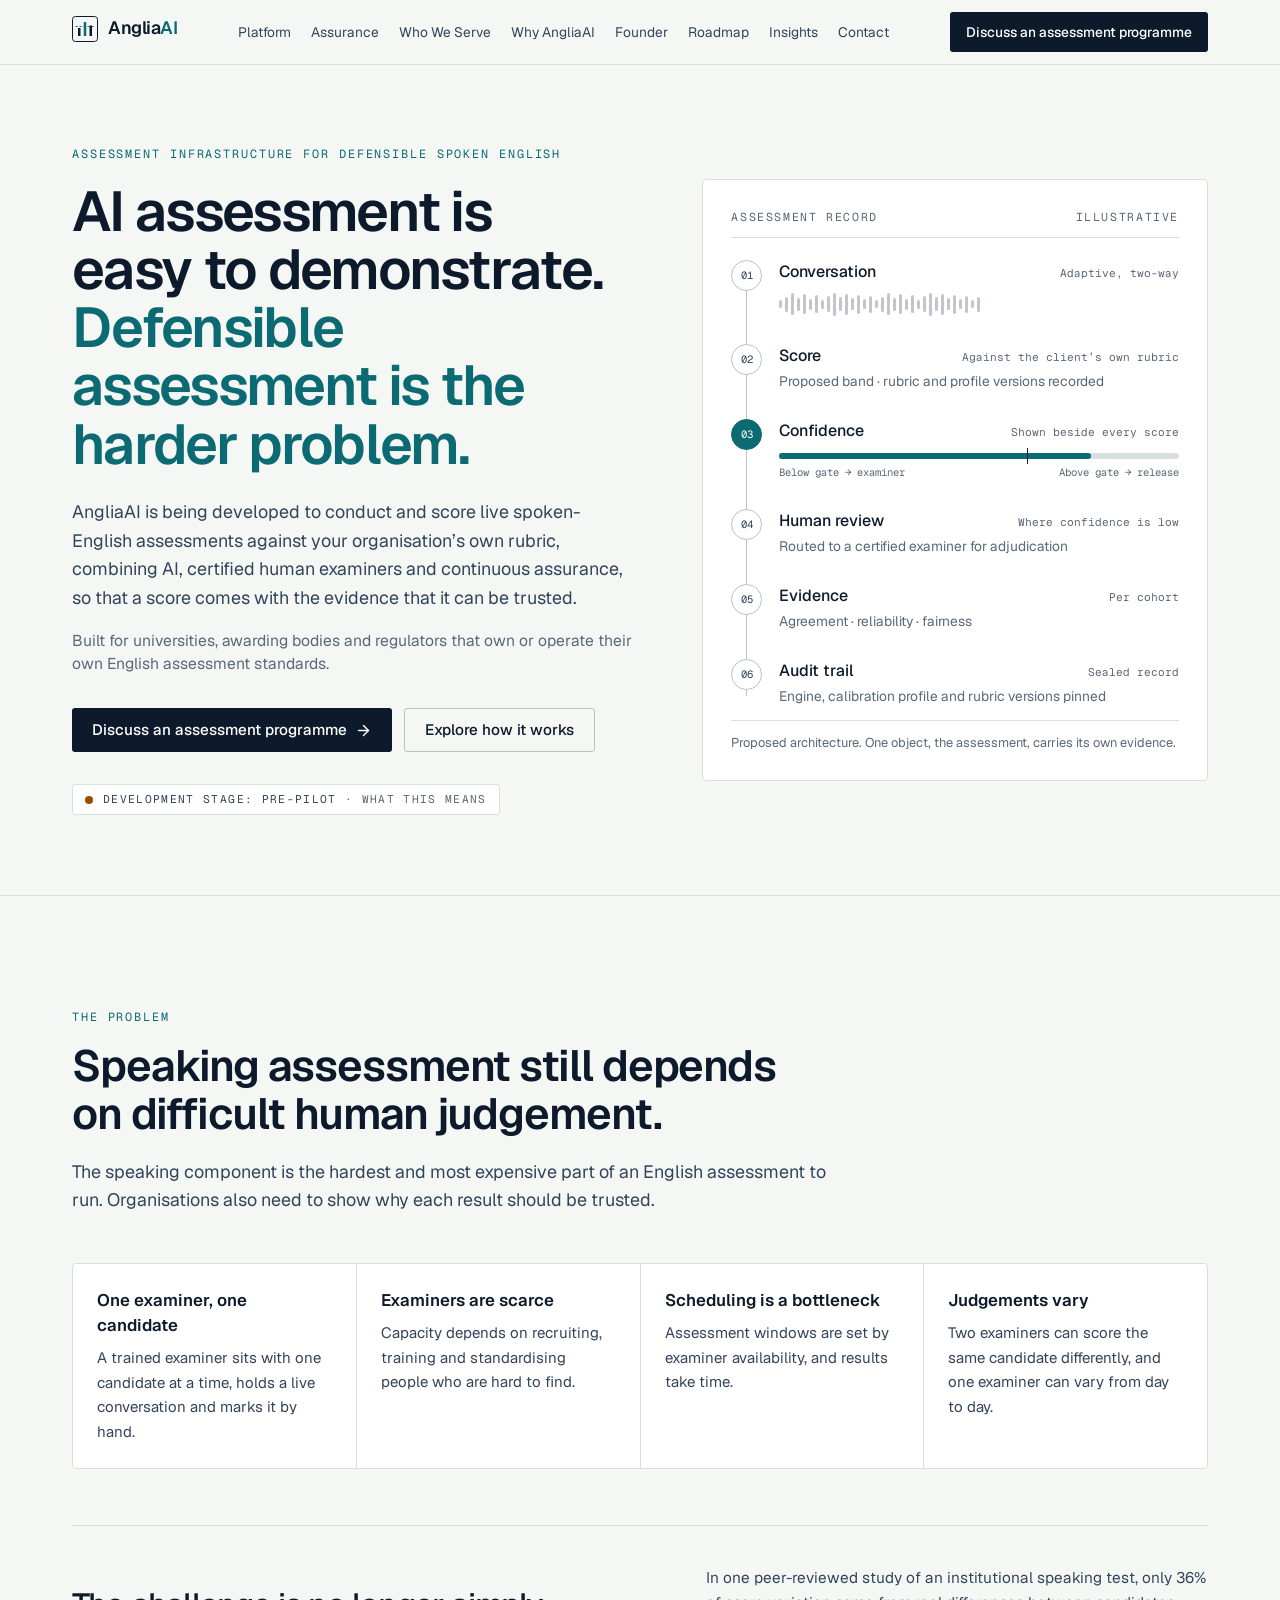
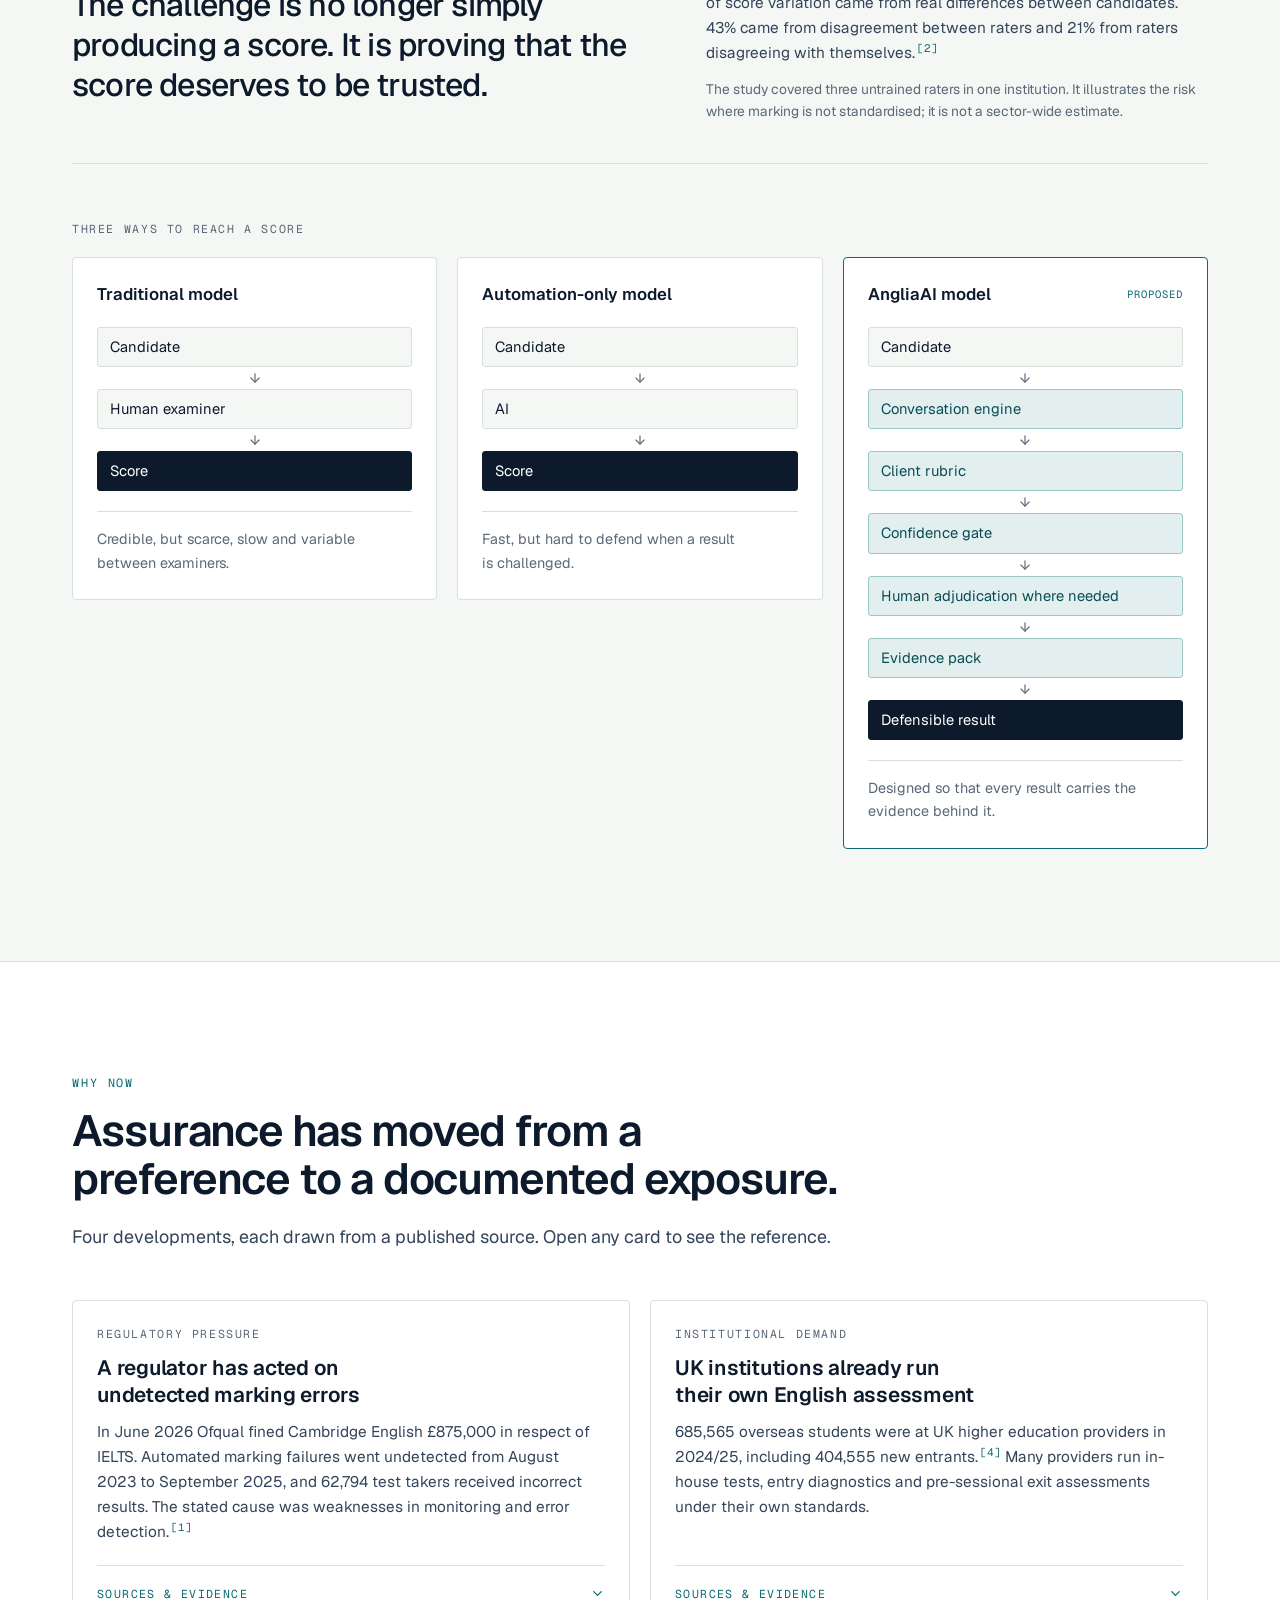
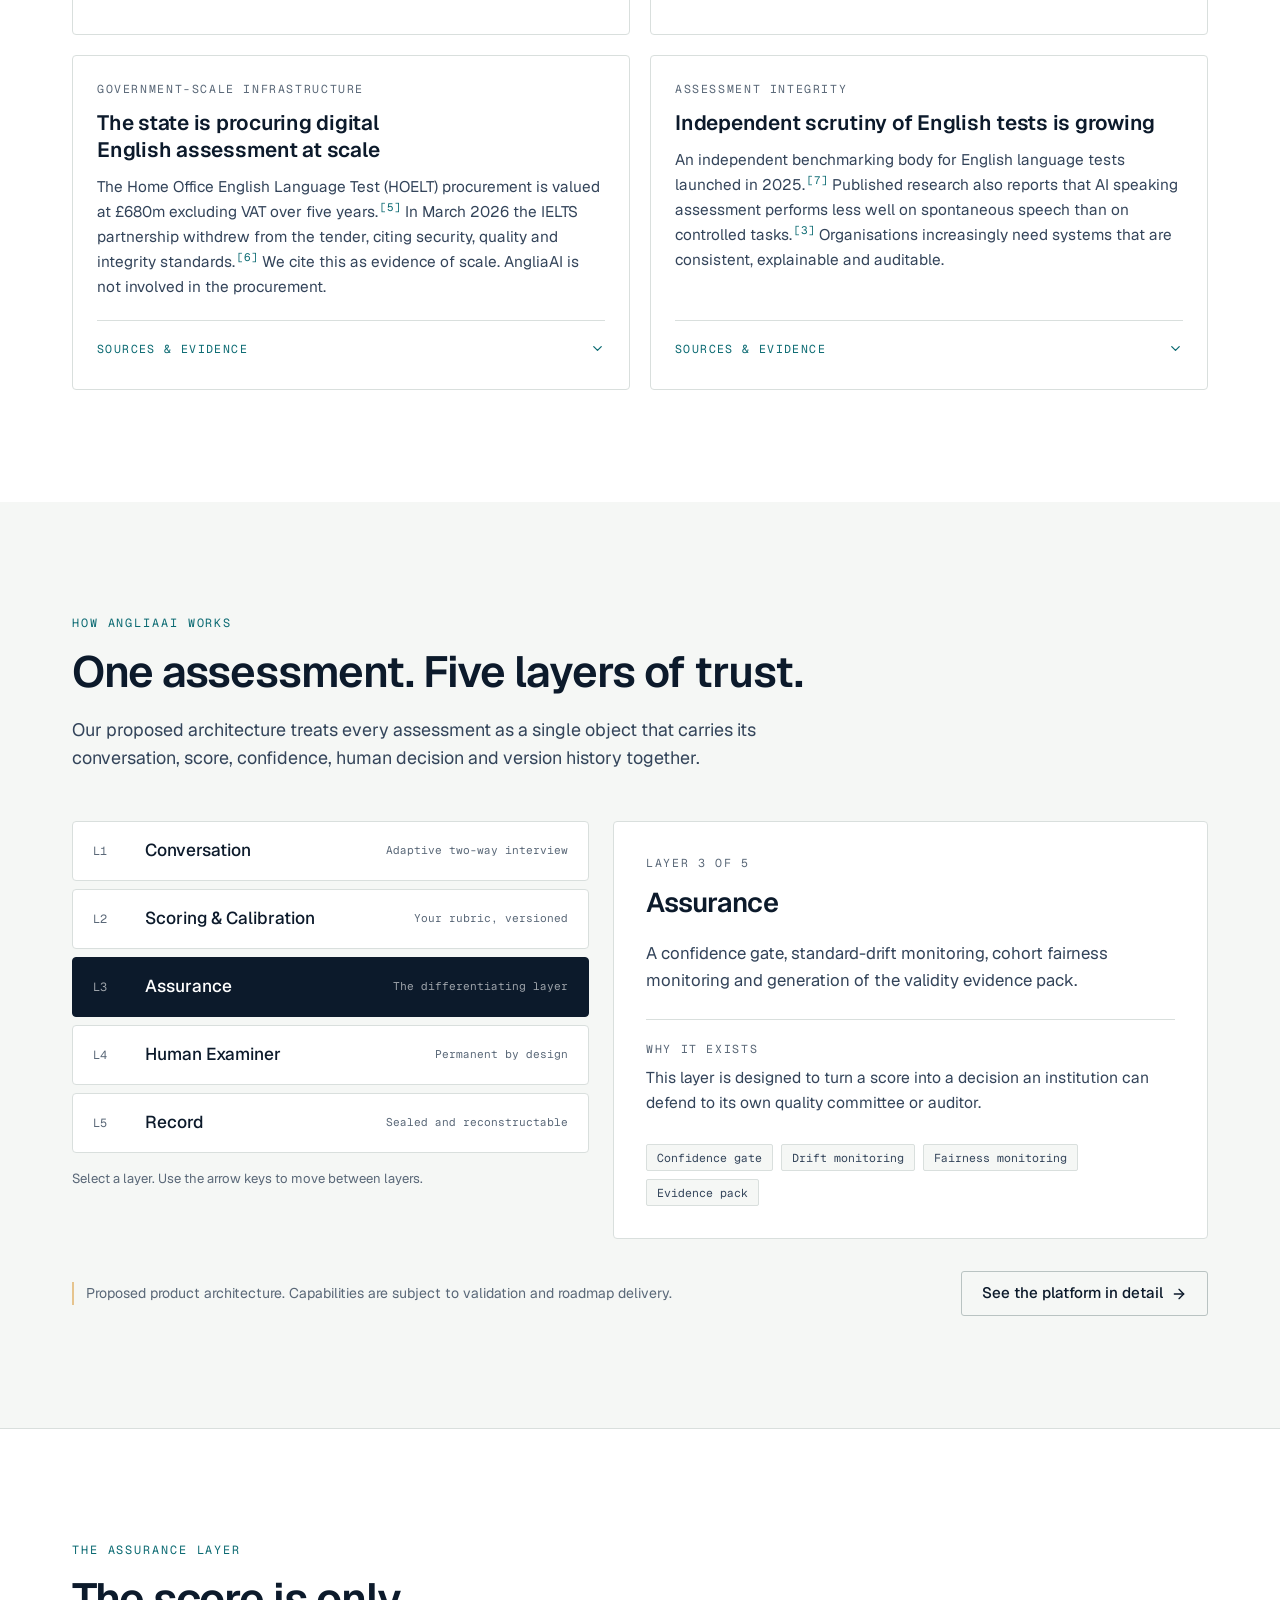
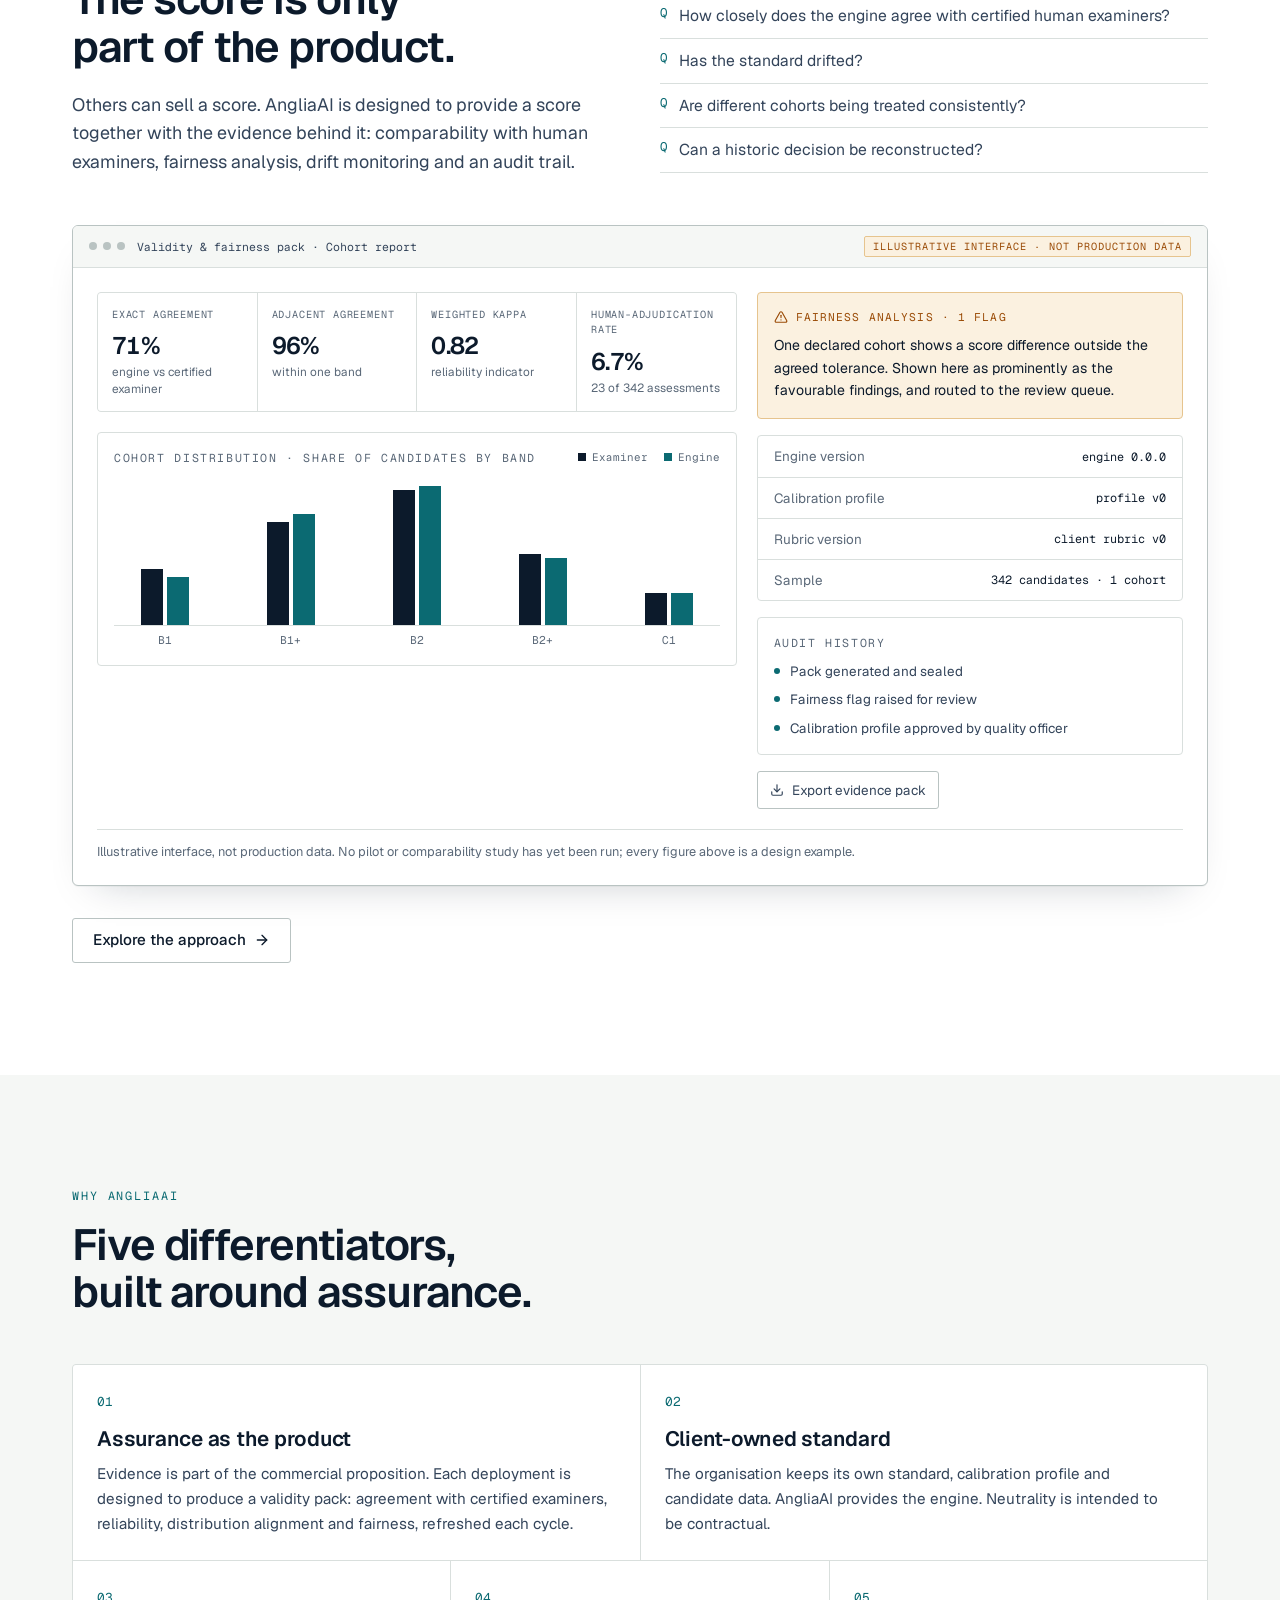
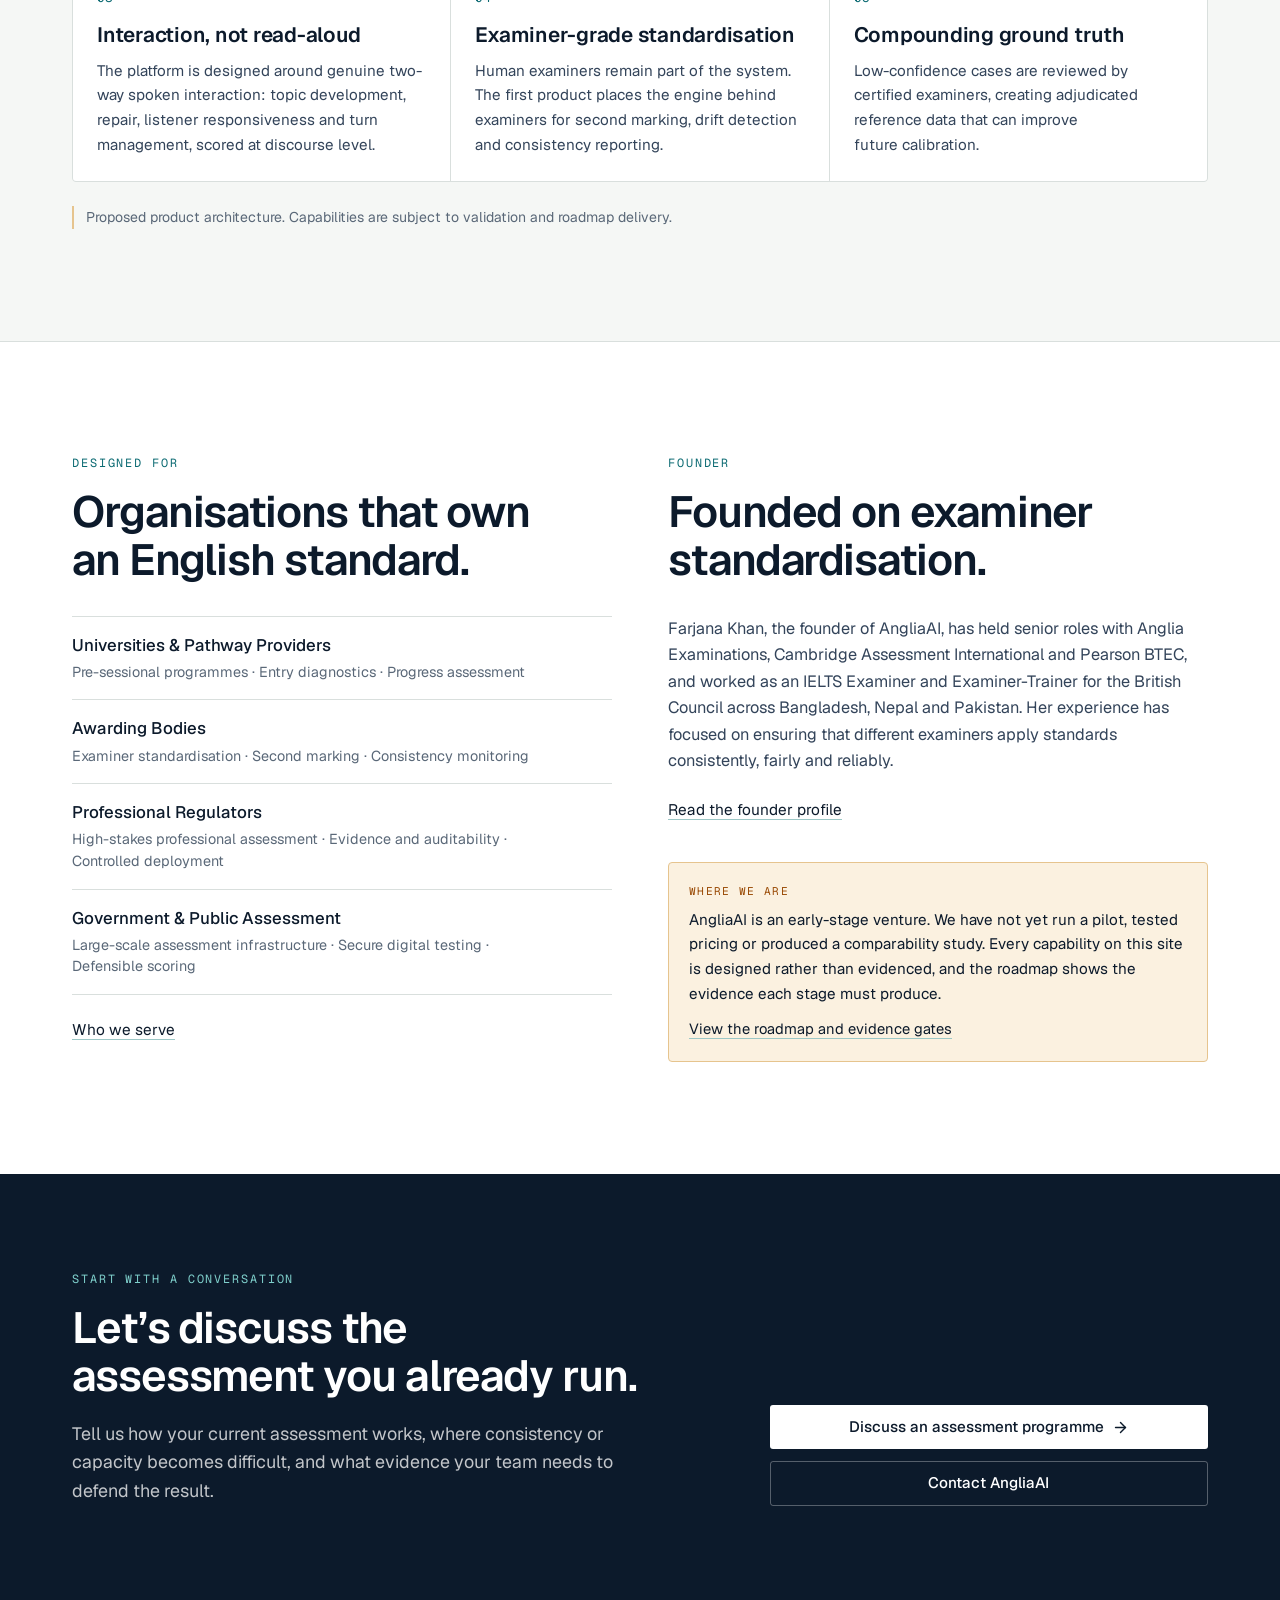
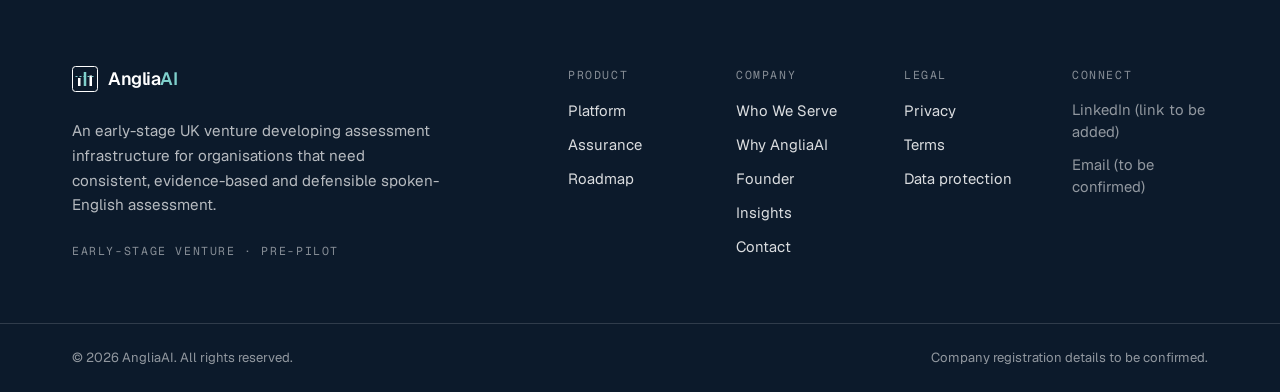
<file: index.html>
<!doctype html>

<html class="__variable_8adcd2 __variable_46451f" lang="en-GB">
  <head>
    <meta charset="utf-8" />
    <meta content="width=device-width, initial-scale=1" name="viewport" />
    <meta content="#F5F7F5" name="theme-color" />
    <title>AngliaAI | Defensible Spoken-English Assessment Infrastructure</title>
    <meta
      content="AngliaAI is developing assessment infrastructure for organisations that need consistent, evidence-based and defensible spoken-English assessment."
      name="description"
    />
    <meta
      content="spoken English assessment,AI speaking assessment,English assessment technology,assessment assurance,examiner standardisation,automated speaking assessment,English assessment infrastructure,institutional English testing"
      name="keywords"
    />
    <link href="https://www.example.com" rel="canonical" />
    <meta content="AngliaAI | Defensible Spoken-English Assessment Infrastructure" property="og:title" />
    <meta
      content="AngliaAI is developing assessment infrastructure for organisations that need consistent, evidence-based and defensible spoken-English assessment."
      property="og:description"
    />
    <meta content="https://www.example.com" property="og:url" />
    <meta content="AngliaAI" property="og:site_name" />
    <meta content="en_GB" property="og:locale" />
    <meta content="website" property="og:type" />
    <meta content="summary" name="twitter:card" />
    <meta content="AngliaAI | Defensible Spoken-English Assessment Infrastructure" name="twitter:title" />
    <meta
      content="AngliaAI is developing assessment infrastructure for organisations that need consistent, evidence-based and defensible spoken-English assessment."
      name="twitter:description"
    />
    <link href="images/icon.svg" rel="icon" sizes="any" type="image/svg+xml" />
    <link href="css/style.css" rel="stylesheet" />
    <script defer="" src="js/main.js"></script>
  </head>
  <body class="font-sans">
    <a
      class="sr-only focus:not-sr-only focus:fixed focus:left-4 focus:top-4 focus:z-[60] focus:rounded-[3px] focus:bg-ink focus:px-4 focus:py-2 focus:text-white"
      href="#main"
      >Skip to main content</a
    >
    <header class="sticky top-0 z-50 border-b border-rule bg-paper/90 backdrop-blur">
      <div class="container-x flex h-16 items-center justify-between gap-4">
        <a aria-label="AngliaAI home" class="shrink-0" href="index.html"
          ><span class="inline-flex items-center gap-2.5"
            ><svg aria-hidden="true" height="26" viewbox="0 0 26 26" width="26">
              <rect fill="none" height="25" rx="3" stroke="#0C1A2B" width="25" x="0.5" y="0.5"></rect>
              <rect fill="#0C1A2B" height="8" width="2.5" x="6" y="12"></rect>
              <rect fill="#0B6A72" height="14" width="2.5" x="11.75" y="6"></rect>
              <rect fill="#0C1A2B" height="10.5" width="2.5" x="17.5" y="9.5"></rect>
              <line stroke="#0B6A72" stroke-dasharray="2 2" x1="3.5" x2="22.5" y1="10.5" y2="10.5"></line></svg
            ><span class="text-[1.12rem] font-semibold tracking-tight" style="color: #0c1a2b"
              >Anglia<span style="color: #0b6a72">AI</span></span
            ></span
          ></a
        >
        <nav aria-label="Primary" class="hidden nav:block">
          <ul class="flex items-center gap-5">
            <li>
              <a class="border-b py-1 text-[0.86rem] transition-colors border-transparent text-ink-soft hover:text-ink" href="platform.html"
                >Platform</a
              >
            </li>
            <li>
              <a
                class="border-b py-1 text-[0.86rem] transition-colors border-transparent text-ink-soft hover:text-ink"
                href="assurance.html"
                >Assurance</a
              >
            </li>
            <li>
              <a
                class="border-b py-1 text-[0.86rem] transition-colors border-transparent text-ink-soft hover:text-ink"
                href="who-we-serve.html"
                >Who We Serve</a
              >
            </li>
            <li>
              <a
                class="border-b py-1 text-[0.86rem] transition-colors border-transparent text-ink-soft hover:text-ink"
                href="why-angliaai.html"
                >Why AngliaAI</a
              >
            </li>
            <li>
              <a class="border-b py-1 text-[0.86rem] transition-colors border-transparent text-ink-soft hover:text-ink" href="founder.html"
                >Founder</a
              >
            </li>
            <li>
              <a class="border-b py-1 text-[0.86rem] transition-colors border-transparent text-ink-soft hover:text-ink" href="roadmap.html"
                >Roadmap</a
              >
            </li>
            <li>
              <a class="border-b py-1 text-[0.86rem] transition-colors border-transparent text-ink-soft hover:text-ink" href="insights.html"
                >Insights</a
              >
            </li>
            <li>
              <a class="border-b py-1 text-[0.86rem] transition-colors border-transparent text-ink-soft hover:text-ink" href="contact.html"
                >Contact</a
              >
            </li>
          </ul>
        </nav>
        <div class="flex items-center gap-2">
          <a class="btn-primary hidden !min-h-[40px] !px-4 !py-2 !text-[0.86rem] sm:inline-flex" href="contact.html"
            >Discuss an assessment programme</a
          ><button
            aria-controls="mobile-menu"
            aria-expanded="false"
            aria-label="Open menu"
            class="inline-flex h-11 w-11 items-center justify-center rounded-[3px] border border-rule-strong nav:hidden"
            type="button"
          >
            <svg
              aria-hidden="true"
              class="lucide lucide-menu"
              fill="none"
              height="20"
              stroke="currentColor"
              stroke-linecap="round"
              stroke-linejoin="round"
              stroke-width="2"
              viewbox="0 0 24 24"
              width="20"
              xmlns="http://www.w3.org/2000/svg"
            >
              <line x1="4" x2="20" y1="12" y2="12"></line>
              <line x1="4" x2="20" y1="6" y2="6"></line>
              <line x1="4" x2="20" y1="18" y2="18"></line>
            </svg>
          </button>
        </div>
      </div>
      <nav aria-label="Mobile" class="border-t border-rule bg-paper nav:hidden" hidden="" id="mobile-menu">
        <ul class="container-x py-3">
          <li class="border-b border-rule last:border-0">
            <a aria-current="page" class="flex min-h-[48px] items-center text-[1.02rem] text-ink" href="index.html">Home</a>
          </li>
          <li class="border-b border-rule last:border-0">
            <a class="flex min-h-[48px] items-center text-[1.02rem] text-ink" href="platform.html">Platform</a>
          </li>
          <li class="border-b border-rule last:border-0">
            <a class="flex min-h-[48px] items-center text-[1.02rem] text-ink" href="assurance.html">Assurance</a>
          </li>
          <li class="border-b border-rule last:border-0">
            <a class="flex min-h-[48px] items-center text-[1.02rem] text-ink" href="who-we-serve.html">Who We Serve</a>
          </li>
          <li class="border-b border-rule last:border-0">
            <a class="flex min-h-[48px] items-center text-[1.02rem] text-ink" href="why-angliaai.html">Why AngliaAI</a>
          </li>
          <li class="border-b border-rule last:border-0">
            <a class="flex min-h-[48px] items-center text-[1.02rem] text-ink" href="founder.html">Founder</a>
          </li>
          <li class="border-b border-rule last:border-0">
            <a class="flex min-h-[48px] items-center text-[1.02rem] text-ink" href="roadmap.html">Roadmap</a>
          </li>
          <li class="border-b border-rule last:border-0">
            <a class="flex min-h-[48px] items-center text-[1.02rem] text-ink" href="insights.html">Insights</a>
          </li>
          <li class="border-b border-rule last:border-0">
            <a class="flex min-h-[48px] items-center text-[1.02rem] text-ink" href="contact.html">Contact</a>
          </li>
          <li class="pb-2 pt-4"><a class="btn-primary w-full" href="contact.html">Discuss an assessment programme</a></li>
        </ul>
      </nav>
    </header>
    <main id="main">
      <section class="border-b border-rule">
        <div class="container-x grid gap-12 py-14 sm:py-20 lg:grid-cols-[1.12fr_1fr] lg:items-center lg:gap-16">
          <div>
            <p class="eyebrow">Assessment infrastructure for defensible spoken English</p>
            <h1 class="mt-5 text-display font-semibold">
              AI assessment is easy to demonstrate. <span class="text-accent">Defensible assessment is the harder problem.</span>
            </h1>
            <p class="mt-6 max-w-xl text-lead text-ink-soft">
              AngliaAI is being developed to conduct and score live spoken-English assessments against your organisation’s own rubric,
              combining AI, certified human examiners and continuous assurance, so that a score comes with the evidence that it can be
              trusted.
            </p>
            <p class="mt-4 max-w-xl text-[0.98rem] text-ink-muted">
              Built for universities, awarding bodies and regulators that own or operate their own English assessment standards.
            </p>
            <div class="mt-8 flex flex-col gap-3 sm:flex-row">
              <a class="btn-primary" href="contact.html"
                >Discuss an assessment programme
                <svg
                  aria-hidden="true"
                  class="lucide lucide-arrow-right"
                  fill="none"
                  height="17"
                  stroke="currentColor"
                  stroke-linecap="round"
                  stroke-linejoin="round"
                  stroke-width="2"
                  viewbox="0 0 24 24"
                  width="17"
                  xmlns="http://www.w3.org/2000/svg"
                >
                  <path d="M5 12h14"></path>
                  <path d="m12 5 7 7-7 7"></path></svg></a
              ><a class="btn-secondary" href="#how-it-works">Explore how it works</a>
            </div>
            <div class="mt-8">
              <a
                class="group inline-flex items-center gap-2.5 rounded-[3px] border border-rule bg-surface px-3 py-1.5"
                href="roadmap.html#stage"
                ><span aria-hidden="true" class="h-2 w-2 rounded-full bg-flag"></span
                ><span class="font-mono text-[0.7rem] uppercase tracking-[0.12em] text-ink-soft"
                  >Development stage: pre-pilot <span class="text-ink-muted group-hover:text-ink">· what this means</span></span
                ></a
              >
            </div>
          </div>
          <figure
            aria-label="The lifecycle of one assessment: conversation, score, confidence, human review, evidence, audit trail"
            class="card relative overflow-hidden p-5 sm:p-7"
          >
            <div class="flex items-center justify-between border-b border-rule pb-3">
              <span class="label">Assessment record</span><span class="label !text-ink-muted">Illustrative</span>
            </div>
            <ol class="relative mt-2">
              <span aria-hidden="true" class="absolute bottom-6 left-[15px] top-6 w-px bg-rule-strong"
                ><span class="absolute -left-[3px] h-[7px] w-[7px] animate-travel rounded-full bg-accent"></span
              ></span>
              <li class="relative grid grid-cols-[32px_1fr] gap-x-4 py-3.5">
                <span
                  aria-hidden="true"
                  class="z-10 flex h-[31px] w-[31px] items-center justify-center rounded-full border font-mono text-[0.66rem] border-rule-strong bg-surface text-ink-soft"
                  >01</span
                >
                <div class="min-w-0">
                  <div class="flex flex-wrap items-baseline justify-between gap-x-3">
                    <span class="text-[1rem] font-medium text-ink">Conversation</span
                    ><span class="font-mono text-[0.7rem] text-ink-muted">Adaptive, two-way</span>
                  </div>
                  <div aria-hidden="true" class="mt-2 flex h-6 items-center gap-[3px]">
                    <span class="w-[3px] origin-center animate-wave rounded-full bg-ink/25" style="height: 8px; animation-delay: 0s"></span
                    ><span
                      class="w-[3px] origin-center animate-wave rounded-full bg-ink/25"
                      style="height: 15px; animation-delay: 0.14s"
                    ></span
                    ><span
                      class="w-[3px] origin-center animate-wave rounded-full bg-ink/25"
                      style="height: 22px; animation-delay: 0.28s"
                    ></span
                    ><span
                      class="w-[3px] origin-center animate-wave rounded-full bg-ink/25"
                      style="height: 13px; animation-delay: 0.42000000000000004s"
                    ></span
                    ><span
                      class="w-[3px] origin-center animate-wave rounded-full bg-ink/25"
                      style="height: 20px; animation-delay: 0.56s"
                    ></span
                    ><span
                      class="w-[3px] origin-center animate-wave rounded-full bg-ink/25"
                      style="height: 11px; animation-delay: 0.7000000000000001s"
                    ></span
                    ><span
                      class="w-[3px] origin-center animate-wave rounded-full bg-ink/25"
                      style="height: 18px; animation-delay: 0.8400000000000001s"
                    ></span
                    ><span
                      class="w-[3px] origin-center animate-wave rounded-full bg-ink/25"
                      style="height: 9px; animation-delay: 0.9800000000000001s"
                    ></span
                    ><span
                      class="w-[3px] origin-center animate-wave rounded-full bg-ink/25"
                      style="height: 16px; animation-delay: 1.12s"
                    ></span
                    ><span
                      class="w-[3px] origin-center animate-wave rounded-full bg-ink/25"
                      style="height: 23px; animation-delay: 0s"
                    ></span
                    ><span
                      class="w-[3px] origin-center animate-wave rounded-full bg-ink/25"
                      style="height: 14px; animation-delay: 0.14s"
                    ></span
                    ><span
                      class="w-[3px] origin-center animate-wave rounded-full bg-ink/25"
                      style="height: 21px; animation-delay: 0.28s"
                    ></span
                    ><span
                      class="w-[3px] origin-center animate-wave rounded-full bg-ink/25"
                      style="height: 12px; animation-delay: 0.42000000000000004s"
                    ></span
                    ><span
                      class="w-[3px] origin-center animate-wave rounded-full bg-ink/25"
                      style="height: 19px; animation-delay: 0.56s"
                    ></span
                    ><span
                      class="w-[3px] origin-center animate-wave rounded-full bg-ink/25"
                      style="height: 10px; animation-delay: 0.7000000000000001s"
                    ></span
                    ><span
                      class="w-[3px] origin-center animate-wave rounded-full bg-ink/25"
                      style="height: 17px; animation-delay: 0.8400000000000001s"
                    ></span
                    ><span
                      class="w-[3px] origin-center animate-wave rounded-full bg-ink/25"
                      style="height: 8px; animation-delay: 0.9800000000000001s"
                    ></span
                    ><span
                      class="w-[3px] origin-center animate-wave rounded-full bg-ink/25"
                      style="height: 15px; animation-delay: 1.12s"
                    ></span
                    ><span
                      class="w-[3px] origin-center animate-wave rounded-full bg-ink/25"
                      style="height: 22px; animation-delay: 0s"
                    ></span
                    ><span
                      class="w-[3px] origin-center animate-wave rounded-full bg-ink/25"
                      style="height: 13px; animation-delay: 0.14s"
                    ></span
                    ><span
                      class="w-[3px] origin-center animate-wave rounded-full bg-ink/25"
                      style="height: 20px; animation-delay: 0.28s"
                    ></span
                    ><span
                      class="w-[3px] origin-center animate-wave rounded-full bg-ink/25"
                      style="height: 11px; animation-delay: 0.42000000000000004s"
                    ></span
                    ><span
                      class="w-[3px] origin-center animate-wave rounded-full bg-ink/25"
                      style="height: 18px; animation-delay: 0.56s"
                    ></span
                    ><span
                      class="w-[3px] origin-center animate-wave rounded-full bg-ink/25"
                      style="height: 9px; animation-delay: 0.7000000000000001s"
                    ></span
                    ><span
                      class="w-[3px] origin-center animate-wave rounded-full bg-ink/25"
                      style="height: 16px; animation-delay: 0.8400000000000001s"
                    ></span
                    ><span
                      class="w-[3px] origin-center animate-wave rounded-full bg-ink/25"
                      style="height: 23px; animation-delay: 0.9800000000000001s"
                    ></span
                    ><span
                      class="w-[3px] origin-center animate-wave rounded-full bg-ink/25"
                      style="height: 14px; animation-delay: 1.12s"
                    ></span
                    ><span
                      class="w-[3px] origin-center animate-wave rounded-full bg-ink/25"
                      style="height: 21px; animation-delay: 0s"
                    ></span
                    ><span
                      class="w-[3px] origin-center animate-wave rounded-full bg-ink/25"
                      style="height: 12px; animation-delay: 0.14s"
                    ></span
                    ><span
                      class="w-[3px] origin-center animate-wave rounded-full bg-ink/25"
                      style="height: 19px; animation-delay: 0.28s"
                    ></span
                    ><span
                      class="w-[3px] origin-center animate-wave rounded-full bg-ink/25"
                      style="height: 10px; animation-delay: 0.42000000000000004s"
                    ></span
                    ><span
                      class="w-[3px] origin-center animate-wave rounded-full bg-ink/25"
                      style="height: 17px; animation-delay: 0.56s"
                    ></span
                    ><span
                      class="w-[3px] origin-center animate-wave rounded-full bg-ink/25"
                      style="height: 8px; animation-delay: 0.7000000000000001s"
                    ></span
                    ><span
                      class="w-[3px] origin-center animate-wave rounded-full bg-ink/25"
                      style="height: 15px; animation-delay: 0.8400000000000001s"
                    ></span>
                  </div>
                </div>
              </li>
              <li class="relative grid grid-cols-[32px_1fr] gap-x-4 py-3.5">
                <span
                  aria-hidden="true"
                  class="z-10 flex h-[31px] w-[31px] items-center justify-center rounded-full border font-mono text-[0.66rem] border-rule-strong bg-surface text-ink-soft"
                  >02</span
                >
                <div class="min-w-0">
                  <div class="flex flex-wrap items-baseline justify-between gap-x-3">
                    <span class="text-[1rem] font-medium text-ink">Score</span
                    ><span class="font-mono text-[0.7rem] text-ink-muted">Against the client’s own rubric</span>
                  </div>
                  <p class="mt-1 text-[0.86rem] leading-snug text-ink-muted">Proposed band · rubric and profile versions recorded</p>
                </div>
              </li>
              <li class="relative grid grid-cols-[32px_1fr] gap-x-4 py-3.5">
                <span
                  aria-hidden="true"
                  class="z-10 flex h-[31px] w-[31px] items-center justify-center rounded-full border font-mono text-[0.66rem] border-accent bg-accent text-white"
                  >03</span
                >
                <div class="min-w-0">
                  <div class="flex flex-wrap items-baseline justify-between gap-x-3">
                    <span class="text-[1rem] font-medium text-ink">Confidence</span
                    ><span class="font-mono text-[0.7rem] text-ink-muted">Shown beside every score</span>
                  </div>
                  <div aria-hidden="true" class="mt-2.5">
                    <div class="relative h-[6px] rounded-full bg-rule">
                      <span class="absolute inset-y-0 left-0 w-[78%] rounded-full bg-accent"></span
                      ><span class="absolute -top-[5px] left-[62%] h-4 w-px bg-ink"></span>
                    </div>
                    <div class="mt-1.5 flex flex-wrap justify-between gap-x-4 font-mono text-[0.66rem] text-ink-muted">
                      <span>Below gate → examiner</span><span>Above gate → release</span>
                    </div>
                  </div>
                </div>
              </li>
              <li class="relative grid grid-cols-[32px_1fr] gap-x-4 py-3.5">
                <span
                  aria-hidden="true"
                  class="z-10 flex h-[31px] w-[31px] items-center justify-center rounded-full border font-mono text-[0.66rem] border-rule-strong bg-surface text-ink-soft"
                  >04</span
                >
                <div class="min-w-0">
                  <div class="flex flex-wrap items-baseline justify-between gap-x-3">
                    <span class="text-[1rem] font-medium text-ink">Human review</span
                    ><span class="font-mono text-[0.7rem] text-ink-muted">Where confidence is low</span>
                  </div>
                  <p class="mt-1 text-[0.86rem] leading-snug text-ink-muted">Routed to a certified examiner for adjudication</p>
                </div>
              </li>
              <li class="relative grid grid-cols-[32px_1fr] gap-x-4 py-3.5">
                <span
                  aria-hidden="true"
                  class="z-10 flex h-[31px] w-[31px] items-center justify-center rounded-full border font-mono text-[0.66rem] border-rule-strong bg-surface text-ink-soft"
                  >05</span
                >
                <div class="min-w-0">
                  <div class="flex flex-wrap items-baseline justify-between gap-x-3">
                    <span class="text-[1rem] font-medium text-ink">Evidence</span
                    ><span class="font-mono text-[0.7rem] text-ink-muted">Per cohort</span>
                  </div>
                  <p class="mt-1 text-[0.86rem] leading-snug text-ink-muted">Agreement · reliability · fairness</p>
                </div>
              </li>
              <li class="relative grid grid-cols-[32px_1fr] gap-x-4 py-3.5">
                <span
                  aria-hidden="true"
                  class="z-10 flex h-[31px] w-[31px] items-center justify-center rounded-full border font-mono text-[0.66rem] border-rule-strong bg-surface text-ink-soft"
                  >06</span
                >
                <div class="min-w-0">
                  <div class="flex flex-wrap items-baseline justify-between gap-x-3">
                    <span class="text-[1rem] font-medium text-ink">Audit trail</span
                    ><span class="font-mono text-[0.7rem] text-ink-muted">Sealed record</span>
                  </div>
                  <p class="mt-1 text-[0.86rem] leading-snug text-ink-muted">Engine, calibration profile and rubric versions pinned</p>
                </div>
              </li>
            </ol>
            <figcaption class="border-t border-rule pt-3 text-[0.8rem] text-ink-muted">
              Proposed architecture. One object, the assessment, carries its own evidence.
            </figcaption>
          </figure>
        </div>
      </section>
      <section aria-labelledby="problem-title" class="container-x section">
        <div class="max-w-3xl">
          <p class="eyebrow">The problem</p>
          <h2 class="mt-4 font-semibold text-h2 text-ink">
            <span id="problem-title">Speaking assessment still depends on difficult human judgement.</span>
          </h2>
          <div class="mt-5 text-lead text-ink-soft">
            <p>
              The speaking component is the hardest and most expensive part of an English assessment to run. Organisations also need to show
              why each result should be trusted.
            </p>
          </div>
        </div>
        <dl class="mt-12 grid gap-px overflow-hidden rounded-[4px] border border-rule bg-rule sm:grid-cols-2 lg:grid-cols-4">
          <div class="bg-surface p-6">
            <dt class="text-[1.05rem] font-semibold">One examiner, one candidate</dt>
            <dd class="mt-2 text-[0.94rem] leading-relaxed text-ink-soft">
              A trained examiner sits with one candidate at a time, holds a live conversation and marks it by hand.
            </dd>
          </div>
          <div class="bg-surface p-6">
            <dt class="text-[1.05rem] font-semibold">Examiners are scarce</dt>
            <dd class="mt-2 text-[0.94rem] leading-relaxed text-ink-soft">
              Capacity depends on recruiting, training and standardising people who are hard to find.
            </dd>
          </div>
          <div class="bg-surface p-6">
            <dt class="text-[1.05rem] font-semibold">Scheduling is a bottleneck</dt>
            <dd class="mt-2 text-[0.94rem] leading-relaxed text-ink-soft">
              Assessment windows are set by examiner availability, and results take time.
            </dd>
          </div>
          <div class="bg-surface p-6">
            <dt class="text-[1.05rem] font-semibold">Judgements vary</dt>
            <dd class="mt-2 text-[0.94rem] leading-relaxed text-ink-soft">
              Two examiners can score the same candidate differently, and one examiner can vary from day to day.
            </dd>
          </div>
        </dl>
        <div class="mt-14 grid gap-8 border-y border-rule py-10 lg:grid-cols-[1.2fr_1fr] lg:items-center" data-reveal="">
          <blockquote class="text-[clamp(1.4rem,2.6vw,2rem)] font-medium leading-tight tracking-tight">
            The challenge is no longer simply producing a score. It is proving that the score deserves to be trusted.
          </blockquote>
          <div class="space-y-3 text-[0.96rem] leading-relaxed text-ink-soft">
            <p>
              In one peer-reviewed study of an institutional speaking test, only 36% of score variation came from real differences between
              candidates. 43% came from disagreement between raters and 21% from raters disagreeing with themselves.<sup class="ml-0.5"
                ><a aria-label="Source 2" class="font-mono text-[0.68rem] text-accent hover:underline" href="insights.html#source-2"
                  >[2]</a
                ></sup
              >
            </p>
            <p class="text-[0.86rem] text-ink-muted">
              The study covered three untrained raters in one institution. It illustrates the risk where marking is not standardised; it is
              not a sector-wide estimate.
            </p>
          </div>
        </div>
        <div class="mt-14">
          <h3 class="label">Three ways to reach a score</h3>
          <div class="mt-5">
            <div class="grid gap-5 lg:grid-cols-3 lg:items-start">
              <div class="card p-6">
                <div class="flex items-center justify-between gap-3"><h3 class="text-[1.05rem] font-semibold">Traditional model</h3></div>
                <ol class="mt-5">
                  <li>
                    <div class="rounded-[3px] border px-3 py-2 text-[0.92rem] border-rule bg-paper text-ink">Candidate</div>
                    <div aria-hidden="true" class="flex justify-center py-1 text-ink-muted">
                      <svg
                        class="lucide lucide-arrow-down"
                        fill="none"
                        height="14"
                        stroke="currentColor"
                        stroke-linecap="round"
                        stroke-linejoin="round"
                        stroke-width="2"
                        viewbox="0 0 24 24"
                        width="14"
                        xmlns="http://www.w3.org/2000/svg"
                      >
                        <path d="M12 5v14"></path>
                        <path d="m19 12-7 7-7-7"></path>
                      </svg>
                    </div>
                  </li>
                  <li>
                    <div class="rounded-[3px] border px-3 py-2 text-[0.92rem] border-rule bg-paper text-ink">Human examiner</div>
                    <div aria-hidden="true" class="flex justify-center py-1 text-ink-muted">
                      <svg
                        class="lucide lucide-arrow-down"
                        fill="none"
                        height="14"
                        stroke="currentColor"
                        stroke-linecap="round"
                        stroke-linejoin="round"
                        stroke-width="2"
                        viewbox="0 0 24 24"
                        width="14"
                        xmlns="http://www.w3.org/2000/svg"
                      >
                        <path d="M12 5v14"></path>
                        <path d="m19 12-7 7-7-7"></path>
                      </svg>
                    </div>
                  </li>
                  <li><div class="rounded-[3px] border px-3 py-2 text-[0.92rem] border-ink bg-ink text-white">Score</div></li>
                </ol>
                <p class="mt-5 border-t border-rule pt-4 text-[0.9rem] leading-relaxed text-ink-muted">
                  Credible, but scarce, slow and variable between examiners.
                </p>
              </div>
              <div class="card p-6">
                <div class="flex items-center justify-between gap-3">
                  <h3 class="text-[1.05rem] font-semibold">Automation-only model</h3>
                </div>
                <ol class="mt-5">
                  <li>
                    <div class="rounded-[3px] border px-3 py-2 text-[0.92rem] border-rule bg-paper text-ink">Candidate</div>
                    <div aria-hidden="true" class="flex justify-center py-1 text-ink-muted">
                      <svg
                        class="lucide lucide-arrow-down"
                        fill="none"
                        height="14"
                        stroke="currentColor"
                        stroke-linecap="round"
                        stroke-linejoin="round"
                        stroke-width="2"
                        viewbox="0 0 24 24"
                        width="14"
                        xmlns="http://www.w3.org/2000/svg"
                      >
                        <path d="M12 5v14"></path>
                        <path d="m19 12-7 7-7-7"></path>
                      </svg>
                    </div>
                  </li>
                  <li>
                    <div class="rounded-[3px] border px-3 py-2 text-[0.92rem] border-rule bg-paper text-ink">AI</div>
                    <div aria-hidden="true" class="flex justify-center py-1 text-ink-muted">
                      <svg
                        class="lucide lucide-arrow-down"
                        fill="none"
                        height="14"
                        stroke="currentColor"
                        stroke-linecap="round"
                        stroke-linejoin="round"
                        stroke-width="2"
                        viewbox="0 0 24 24"
                        width="14"
                        xmlns="http://www.w3.org/2000/svg"
                      >
                        <path d="M12 5v14"></path>
                        <path d="m19 12-7 7-7-7"></path>
                      </svg>
                    </div>
                  </li>
                  <li><div class="rounded-[3px] border px-3 py-2 text-[0.92rem] border-ink bg-ink text-white">Score</div></li>
                </ol>
                <p class="mt-5 border-t border-rule pt-4 text-[0.9rem] leading-relaxed text-ink-muted">
                  Fast, but hard to defend when a result is challenged.
                </p>
              </div>
              <div class="card p-6 border-accent">
                <div class="flex items-center justify-between gap-3">
                  <h3 class="text-[1.05rem] font-semibold">AngliaAI model</h3>
                  <span class="font-mono text-[0.66rem] uppercase tracking-[0.1em] text-accent">Proposed</span>
                </div>
                <ol class="mt-5">
                  <li>
                    <div class="rounded-[3px] border px-3 py-2 text-[0.92rem] border-rule bg-paper text-ink">Candidate</div>
                    <div aria-hidden="true" class="flex justify-center py-1 text-ink-muted">
                      <svg
                        class="lucide lucide-arrow-down"
                        fill="none"
                        height="14"
                        stroke="currentColor"
                        stroke-linecap="round"
                        stroke-linejoin="round"
                        stroke-width="2"
                        viewbox="0 0 24 24"
                        width="14"
                        xmlns="http://www.w3.org/2000/svg"
                      >
                        <path d="M12 5v14"></path>
                        <path d="m19 12-7 7-7-7"></path>
                      </svg>
                    </div>
                  </li>
                  <li>
                    <div class="rounded-[3px] border px-3 py-2 text-[0.92rem] border-accent-line bg-accent-soft text-accent-deep">
                      Conversation engine
                    </div>
                    <div aria-hidden="true" class="flex justify-center py-1 text-ink-muted">
                      <svg
                        class="lucide lucide-arrow-down"
                        fill="none"
                        height="14"
                        stroke="currentColor"
                        stroke-linecap="round"
                        stroke-linejoin="round"
                        stroke-width="2"
                        viewbox="0 0 24 24"
                        width="14"
                        xmlns="http://www.w3.org/2000/svg"
                      >
                        <path d="M12 5v14"></path>
                        <path d="m19 12-7 7-7-7"></path>
                      </svg>
                    </div>
                  </li>
                  <li>
                    <div class="rounded-[3px] border px-3 py-2 text-[0.92rem] border-accent-line bg-accent-soft text-accent-deep">
                      Client rubric
                    </div>
                    <div aria-hidden="true" class="flex justify-center py-1 text-ink-muted">
                      <svg
                        class="lucide lucide-arrow-down"
                        fill="none"
                        height="14"
                        stroke="currentColor"
                        stroke-linecap="round"
                        stroke-linejoin="round"
                        stroke-width="2"
                        viewbox="0 0 24 24"
                        width="14"
                        xmlns="http://www.w3.org/2000/svg"
                      >
                        <path d="M12 5v14"></path>
                        <path d="m19 12-7 7-7-7"></path>
                      </svg>
                    </div>
                  </li>
                  <li>
                    <div class="rounded-[3px] border px-3 py-2 text-[0.92rem] border-accent-line bg-accent-soft text-accent-deep">
                      Confidence gate
                    </div>
                    <div aria-hidden="true" class="flex justify-center py-1 text-ink-muted">
                      <svg
                        class="lucide lucide-arrow-down"
                        fill="none"
                        height="14"
                        stroke="currentColor"
                        stroke-linecap="round"
                        stroke-linejoin="round"
                        stroke-width="2"
                        viewbox="0 0 24 24"
                        width="14"
                        xmlns="http://www.w3.org/2000/svg"
                      >
                        <path d="M12 5v14"></path>
                        <path d="m19 12-7 7-7-7"></path>
                      </svg>
                    </div>
                  </li>
                  <li>
                    <div class="rounded-[3px] border px-3 py-2 text-[0.92rem] border-accent-line bg-accent-soft text-accent-deep">
                      Human adjudication where needed
                    </div>
                    <div aria-hidden="true" class="flex justify-center py-1 text-ink-muted">
                      <svg
                        class="lucide lucide-arrow-down"
                        fill="none"
                        height="14"
                        stroke="currentColor"
                        stroke-linecap="round"
                        stroke-linejoin="round"
                        stroke-width="2"
                        viewbox="0 0 24 24"
                        width="14"
                        xmlns="http://www.w3.org/2000/svg"
                      >
                        <path d="M12 5v14"></path>
                        <path d="m19 12-7 7-7-7"></path>
                      </svg>
                    </div>
                  </li>
                  <li>
                    <div class="rounded-[3px] border px-3 py-2 text-[0.92rem] border-accent-line bg-accent-soft text-accent-deep">
                      Evidence pack
                    </div>
                    <div aria-hidden="true" class="flex justify-center py-1 text-ink-muted">
                      <svg
                        class="lucide lucide-arrow-down"
                        fill="none"
                        height="14"
                        stroke="currentColor"
                        stroke-linecap="round"
                        stroke-linejoin="round"
                        stroke-width="2"
                        viewbox="0 0 24 24"
                        width="14"
                        xmlns="http://www.w3.org/2000/svg"
                      >
                        <path d="M12 5v14"></path>
                        <path d="m19 12-7 7-7-7"></path>
                      </svg>
                    </div>
                  </li>
                  <li><div class="rounded-[3px] border px-3 py-2 text-[0.92rem] border-ink bg-ink text-white">Defensible result</div></li>
                </ol>
                <p class="mt-5 border-t border-rule pt-4 text-[0.9rem] leading-relaxed text-ink-muted">
                  Designed so that every result carries the evidence behind it.
                </p>
              </div>
            </div>
          </div>
        </div>
      </section>
      <section aria-labelledby="why-now-title" class="section section-rule bg-surface">
        <div class="container-x">
          <div class="max-w-3xl">
            <p class="eyebrow">Why now</p>
            <h2 class="mt-4 font-semibold text-h2 text-ink">
              <span id="why-now-title">Assurance has moved from a preference to a documented exposure.</span>
            </h2>
            <div class="mt-5 text-lead text-ink-soft">
              <p>Four developments, each drawn from a published source. Open any card to see the reference.</p>
            </div>
          </div>
          <div class="mt-12 grid gap-5 md:grid-cols-2">
            <article class="card flex flex-col p-6">
              <p class="label">Regulatory pressure</p>
              <h3 class="mt-3 text-h3 font-semibold">A regulator has acted on undetected marking errors</h3>
              <div class="mt-3 flex-1 text-[0.96rem] leading-relaxed text-ink-soft">
                <p>
                  In June 2026 Ofqual fined Cambridge English £875,000 in respect of IELTS. Automated marking failures went undetected from
                  August 2023 to September 2025, and 62,794 test takers received incorrect results. The stated cause was weaknesses in
                  monitoring and error detection.<sup class="ml-0.5"
                    ><a aria-label="Source 1" class="font-mono text-[0.68rem] text-accent hover:underline" href="insights.html#source-1"
                      >[1]</a
                    ></sup
                  >
                </p>
              </div>
              <details class="group mt-5 border-t border-rule pt-3">
                <summary
                  class="flex min-h-[32px] cursor-pointer list-none items-center justify-between font-mono text-[0.72rem] uppercase tracking-[0.12em] text-accent [&amp;::-webkit-details-marker]:hidden"
                >
                  Sources &amp; evidence<svg
                    aria-hidden="true"
                    class="lucide lucide-chevron-down transition-transform group-open:rotate-180"
                    fill="none"
                    height="15"
                    stroke="currentColor"
                    stroke-linecap="round"
                    stroke-linejoin="round"
                    stroke-width="2"
                    viewbox="0 0 24 24"
                    width="15"
                    xmlns="http://www.w3.org/2000/svg"
                  >
                    <path d="m6 9 6 6 6-6"></path>
                  </svg>
                </summary>
                <ol class="mt-3 space-y-2.5">
                  <li class="grid grid-cols-[1.75rem_1fr] text-[0.84rem] leading-snug text-ink-muted">
                    <span class="font-mono text-accent">[1]</span
                    ><span
                      >Ofqual enforcement against Cambridge English concerning IELTS, June 2026. Reported by The PIE News.
                      <a
                        class="link break-words text-ink-soft"
                        href="https://thepienews.com/ofqual-fines-cambridge-english-875k-over-ielts-marking-errors/"
                        rel="noopener noreferrer"
                        target="_blank"
                        >View source</a
                      ></span
                    >
                  </li>
                </ol>
              </details>
            </article>
            <article class="card flex flex-col p-6">
              <p class="label">Institutional demand</p>
              <h3 class="mt-3 text-h3 font-semibold">UK institutions already run their own English assessment</h3>
              <div class="mt-3 flex-1 text-[0.96rem] leading-relaxed text-ink-soft">
                <p>
                  685,565 overseas students were at UK higher education providers in 2024/25, including 404,555 new entrants.<sup
                    class="ml-0.5"
                    ><a aria-label="Source 4" class="font-mono text-[0.68rem] text-accent hover:underline" href="insights.html#source-4"
                      >[4]</a
                    ></sup
                  >
                  Many providers run in-house tests, entry diagnostics and pre-sessional exit assessments under their own standards.
                </p>
              </div>
              <details class="group mt-5 border-t border-rule pt-3">
                <summary
                  class="flex min-h-[32px] cursor-pointer list-none items-center justify-between font-mono text-[0.72rem] uppercase tracking-[0.12em] text-accent [&amp;::-webkit-details-marker]:hidden"
                >
                  Sources &amp; evidence<svg
                    aria-hidden="true"
                    class="lucide lucide-chevron-down transition-transform group-open:rotate-180"
                    fill="none"
                    height="15"
                    stroke="currentColor"
                    stroke-linecap="round"
                    stroke-linejoin="round"
                    stroke-width="2"
                    viewbox="0 0 24 24"
                    width="15"
                    xmlns="http://www.w3.org/2000/svg"
                  >
                    <path d="m6 9 6 6 6-6"></path>
                  </svg>
                </summary>
                <ol class="mt-3 space-y-2.5">
                  <li class="grid grid-cols-[1.75rem_1fr] text-[0.84rem] leading-snug text-ink-muted">
                    <span class="font-mono text-accent">[4]</span
                    ><span
                      >House of Commons Library, CBP-7976: International students in UK higher education; HESA 2024/25 statistics.
                      <a
                        class="link break-words text-ink-soft"
                        href="https://commonslibrary.parliament.uk/research-briefings/cbp-7976/"
                        rel="noopener noreferrer"
                        target="_blank"
                        >View source</a
                      ></span
                    >
                  </li>
                </ol>
              </details>
            </article>
            <article class="card flex flex-col p-6">
              <p class="label">Government-scale infrastructure</p>
              <h3 class="mt-3 text-h3 font-semibold">The state is procuring digital English assessment at scale</h3>
              <div class="mt-3 flex-1 text-[0.96rem] leading-relaxed text-ink-soft">
                <p>
                  The Home Office English Language Test (HOELT) procurement is valued at £680m excluding VAT over five years.<sup
                    class="ml-0.5"
                    ><a aria-label="Source 5" class="font-mono text-[0.68rem] text-accent hover:underline" href="insights.html#source-5"
                      >[5]</a
                    ></sup
                  >
                  In March 2026 the IELTS partnership withdrew from the tender, citing security, quality and integrity standards.<sup
                    class="ml-0.5"
                    ><a aria-label="Source 6" class="font-mono text-[0.68rem] text-accent hover:underline" href="insights.html#source-6"
                      >[6]</a
                    ></sup
                  >
                  We cite this as evidence of scale. AngliaAI is not involved in the procurement.
                </p>
              </div>
              <details class="group mt-5 border-t border-rule pt-3">
                <summary
                  class="flex min-h-[32px] cursor-pointer list-none items-center justify-between font-mono text-[0.72rem] uppercase tracking-[0.12em] text-accent [&amp;::-webkit-details-marker]:hidden"
                >
                  Sources &amp; evidence<svg
                    aria-hidden="true"
                    class="lucide lucide-chevron-down transition-transform group-open:rotate-180"
                    fill="none"
                    height="15"
                    stroke="currentColor"
                    stroke-linecap="round"
                    stroke-linejoin="round"
                    stroke-width="2"
                    viewbox="0 0 24 24"
                    width="15"
                    xmlns="http://www.w3.org/2000/svg"
                  >
                    <path d="m6 9 6 6 6-6"></path>
                  </svg>
                </summary>
                <ol class="mt-3 space-y-2.5">
                  <li class="grid grid-cols-[1.75rem_1fr] text-[0.84rem] leading-snug text-ink-muted">
                    <span class="font-mono text-accent">[5]</span
                    ><span
                      >Find a Tender: Home Office English Language Testing (HOELT) Services, notice 2026/S 000-001247.
                      <a
                        class="link break-words text-ink-soft"
                        href="https://www.find-tender.service.gov.uk/Notice/001247-2026"
                        rel="noopener noreferrer"
                        target="_blank"
                        >View source</a
                      ></span
                    >
                  </li>
                  <li class="grid grid-cols-[1.75rem_1fr] text-[0.84rem] leading-snug text-ink-muted">
                    <span class="font-mono text-accent">[6]</span
                    ><span
                      >IELTS: withdrawal from the UK Home Office English Language Test tender, March 2026.
                      <a
                        class="link break-words text-ink-soft"
                        href="https://ielts.org/news-and-insights/ielts-withdraws-from-uk-home-office-english-language-test-tender"
                        rel="noopener noreferrer"
                        target="_blank"
                        >View source</a
                      ></span
                    >
                  </li>
                </ol>
              </details>
            </article>
            <article class="card flex flex-col p-6">
              <p class="label">Assessment integrity</p>
              <h3 class="mt-3 text-h3 font-semibold">Independent scrutiny of English tests is growing</h3>
              <div class="mt-3 flex-1 text-[0.96rem] leading-relaxed text-ink-soft">
                <p>
                  An independent benchmarking body for English language tests launched in 2025.<sup class="ml-0.5"
                    ><a aria-label="Source 7" class="font-mono text-[0.68rem] text-accent hover:underline" href="insights.html#source-7"
                      >[7]</a
                    ></sup
                  >
                  Published research also reports that AI speaking assessment performs less well on spontaneous speech than on controlled
                  tasks.<sup class="ml-0.5"
                    ><a aria-label="Source 3" class="font-mono text-[0.68rem] text-accent hover:underline" href="insights.html#source-3"
                      >[3]</a
                    ></sup
                  >
                  Organisations increasingly need systems that are consistent, explainable and auditable.
                </p>
              </div>
              <details class="group mt-5 border-t border-rule pt-3">
                <summary
                  class="flex min-h-[32px] cursor-pointer list-none items-center justify-between font-mono text-[0.72rem] uppercase tracking-[0.12em] text-accent [&amp;::-webkit-details-marker]:hidden"
                >
                  Sources &amp; evidence<svg
                    aria-hidden="true"
                    class="lucide lucide-chevron-down transition-transform group-open:rotate-180"
                    fill="none"
                    height="15"
                    stroke="currentColor"
                    stroke-linecap="round"
                    stroke-linejoin="round"
                    stroke-width="2"
                    viewbox="0 0 24 24"
                    width="15"
                    xmlns="http://www.w3.org/2000/svg"
                  >
                    <path d="m6 9 6 6 6-6"></path>
                  </svg>
                </summary>
                <ol class="mt-3 space-y-2.5">
                  <li class="grid grid-cols-[1.75rem_1fr] text-[0.84rem] leading-snug text-ink-muted">
                    <span class="font-mono text-accent">[3]</span
                    ><span
                      >Liu, X. J., Wang, J. and Zou, B. (2025) ‘Evaluating an AI speaking assessment tool’, Journal of English for Academic
                      Purposes.
                      <a
                        class="link break-words text-ink-soft"
                        href="https://eprints.soton.ac.uk/503192/"
                        rel="noopener noreferrer"
                        target="_blank"
                        >View source</a
                      ></span
                    >
                  </li>
                  <li class="grid grid-cols-[1.75rem_1fr] text-[0.84rem] leading-snug text-ink-muted">
                    <span class="font-mono text-accent">[7]</span
                    ><span
                      >The PIE News: launch of the English Language Standard Authority, September 2025.
                      <a
                        class="link break-words text-ink-soft"
                        href="https://thepienews.com/launch-of-new-independent-elt-benchmarking-body/"
                        rel="noopener noreferrer"
                        target="_blank"
                        >View source</a
                      ></span
                    >
                  </li>
                </ol>
              </details>
            </article>
          </div>
        </div>
      </section>
      <section aria-labelledby="how-title" class="container-x section" id="how-it-works">
        <div class="max-w-3xl">
          <p class="eyebrow">How AngliaAI works</p>
          <h2 class="mt-4 font-semibold text-h2 text-ink"><span id="how-title">One assessment. Five layers of trust.</span></h2>
          <div class="mt-5 text-lead text-ink-soft">
            <p>
              Our proposed architecture treats every assessment as a single object that carries its conversation, score, confidence, human
              decision and version history together.
            </p>
          </div>
        </div>
        <div class="mt-12">
          <div>
            <div class="hidden gap-6 lg:grid lg:grid-cols-[1fr_1.15fr]">
              <div aria-label="Architecture layers" aria-orientation="vertical" class="flex flex-col gap-2" role="tablist">
                <button
                  aria-controls="layer-panel"
                  aria-selected="false"
                  class="group grid grid-cols-[3.25rem_1fr_auto] items-center rounded-[4px] border px-5 py-4 text-left transition-colors border-rule bg-surface hover:border-rule-strong"
                  id="layer-tab-0"
                  role="tab"
                  tabindex="-1"
                  type="button"
                >
                  <span class="font-mono text-[0.74rem] text-ink-muted">L1</span><span class="text-[1.08rem] font-medium">Conversation</span
                  ><span class="font-mono text-[0.7rem] text-ink-muted">Adaptive two-way interview</span></button
                ><button
                  aria-controls="layer-panel"
                  aria-selected="false"
                  class="group grid grid-cols-[3.25rem_1fr_auto] items-center rounded-[4px] border px-5 py-4 text-left transition-colors border-rule bg-surface hover:border-rule-strong"
                  id="layer-tab-1"
                  role="tab"
                  tabindex="-1"
                  type="button"
                >
                  <span class="font-mono text-[0.74rem] text-ink-muted">L2</span
                  ><span class="text-[1.08rem] font-medium">Scoring &amp; Calibration</span
                  ><span class="font-mono text-[0.7rem] text-ink-muted">Your rubric, versioned</span></button
                ><button
                  aria-controls="layer-panel"
                  aria-selected="true"
                  class="group grid grid-cols-[3.25rem_1fr_auto] items-center rounded-[4px] border px-5 py-4 text-left transition-colors border-ink bg-ink text-white"
                  id="layer-tab-2"
                  role="tab"
                  tabindex="0"
                  type="button"
                >
                  <span class="font-mono text-[0.74rem] text-white/60">L3</span><span class="text-[1.08rem] font-medium">Assurance</span
                  ><span class="font-mono text-[0.7rem] text-white/60">The differentiating layer</span></button
                ><button
                  aria-controls="layer-panel"
                  aria-selected="false"
                  class="group grid grid-cols-[3.25rem_1fr_auto] items-center rounded-[4px] border px-5 py-4 text-left transition-colors border-rule bg-surface hover:border-rule-strong"
                  id="layer-tab-3"
                  role="tab"
                  tabindex="-1"
                  type="button"
                >
                  <span class="font-mono text-[0.74rem] text-ink-muted">L4</span
                  ><span class="text-[1.08rem] font-medium">Human Examiner</span
                  ><span class="font-mono text-[0.7rem] text-ink-muted">Permanent by design</span></button
                ><button
                  aria-controls="layer-panel"
                  aria-selected="false"
                  class="group grid grid-cols-[3.25rem_1fr_auto] items-center rounded-[4px] border px-5 py-4 text-left transition-colors border-rule bg-surface hover:border-rule-strong"
                  id="layer-tab-4"
                  role="tab"
                  tabindex="-1"
                  type="button"
                >
                  <span class="font-mono text-[0.74rem] text-ink-muted">L5</span><span class="text-[1.08rem] font-medium">Record</span
                  ><span class="font-mono text-[0.7rem] text-ink-muted">Sealed and reconstructable</span>
                </button>
                <p class="mt-2 text-[0.82rem] text-ink-muted">Select a layer. Use the arrow keys to move between layers.</p>
              </div>
              <div aria-labelledby="layer-tab-2" class="card flex flex-col p-8" id="layer-panel" role="tabpanel">
                <p class="label">Layer 3 of 5</p>
                <h3 class="mt-3 text-[1.7rem] font-semibold tracking-tight">Assurance</h3>
                <p class="mt-4 text-[1.05rem] leading-relaxed text-ink-soft">
                  A confidence gate, standard-drift monitoring, cohort fairness monitoring and generation of the validity evidence pack.
                </p>
                <div class="mt-6 border-t border-rule pt-5">
                  <p class="label">Why it exists</p>
                  <p class="mt-2 text-[0.98rem] leading-relaxed text-ink-soft">
                    This layer is designed to turn a score into a decision an institution can defend to its own quality committee or
                    auditor.
                  </p>
                </div>
                <ul class="mt-auto flex flex-wrap gap-2 pt-7">
                  <li class="rounded-[2px] border border-rule bg-paper px-2.5 py-1 font-mono text-[0.72rem] text-ink-soft">
                    Confidence gate
                  </li>
                  <li class="rounded-[2px] border border-rule bg-paper px-2.5 py-1 font-mono text-[0.72rem] text-ink-soft">
                    Drift monitoring
                  </li>
                  <li class="rounded-[2px] border border-rule bg-paper px-2.5 py-1 font-mono text-[0.72rem] text-ink-soft">
                    Fairness monitoring
                  </li>
                  <li class="rounded-[2px] border border-rule bg-paper px-2.5 py-1 font-mono text-[0.72rem] text-ink-soft">
                    Evidence pack
                  </li>
                </ul>
              </div>
            </div>
            <ol class="space-y-3 lg:hidden">
              <li class="card p-5">
                <div class="flex items-baseline justify-between gap-3">
                  <h3 class="text-[1.1rem] font-semibold">
                    <span class="mr-2 font-mono text-[0.74rem] font-normal text-ink-muted">L1</span>Conversation
                  </h3>
                </div>
                <p class="mt-2.5 text-[0.95rem] leading-relaxed text-ink-soft">
                  An adaptive two-way conversation that follows up on what the candidate actually says, so no two interviews are identical.
                </p>
                <ul class="mt-3.5 flex flex-wrap gap-1.5">
                  <li class="rounded-[2px] border border-rule bg-paper px-2 py-0.5 font-mono text-[0.7rem] text-ink-soft">
                    Adaptive follow-up questions
                  </li>
                  <li class="rounded-[2px] border border-rule bg-paper px-2 py-0.5 font-mono text-[0.7rem] text-ink-soft">
                    Unscored warm-up
                  </li>
                  <li class="rounded-[2px] border border-rule bg-paper px-2 py-0.5 font-mono text-[0.7rem] text-ink-soft">
                    Live transcript
                  </li>
                  <li class="rounded-[2px] border border-rule bg-paper px-2 py-0.5 font-mono text-[0.7rem] text-ink-soft">
                    Reasonable adjustments
                  </li>
                </ul>
              </li>
              <li class="card p-5">
                <div class="flex items-baseline justify-between gap-3">
                  <h3 class="text-[1.1rem] font-semibold">
                    <span class="mr-2 font-mono text-[0.74rem] font-normal text-ink-muted">L2</span>Scoring &amp; Calibration
                  </h3>
                </div>
                <p class="mt-2.5 text-[0.95rem] leading-relaxed text-ink-soft">
                  Scores against the client’s own rubric through a versioned calibration profile built from the client’s marked exemplars.
                </p>
                <ul class="mt-3.5 flex flex-wrap gap-1.5">
                  <li class="rounded-[2px] border border-rule bg-paper px-2 py-0.5 font-mono text-[0.7rem] text-ink-soft">
                    Rubric ingestion
                  </li>
                  <li class="rounded-[2px] border border-rule bg-paper px-2 py-0.5 font-mono text-[0.7rem] text-ink-soft">
                    Calibration profile
                  </li>
                  <li class="rounded-[2px] border border-rule bg-paper px-2 py-0.5 font-mono text-[0.7rem] text-ink-soft">
                    Marked exemplars
                  </li>
                  <li class="rounded-[2px] border border-rule bg-paper px-2 py-0.5 font-mono text-[0.7rem] text-ink-soft">
                    Version control
                  </li>
                </ul>
              </li>
              <li class="card p-5 border-accent">
                <div class="flex items-baseline justify-between gap-3">
                  <h3 class="text-[1.1rem] font-semibold">
                    <span class="mr-2 font-mono text-[0.74rem] font-normal text-ink-muted">L3</span>Assurance
                  </h3>
                  <span class="font-mono text-[0.66rem] uppercase tracking-[0.1em] text-accent">Differentiator</span>
                </div>
                <p class="mt-2.5 text-[0.95rem] leading-relaxed text-ink-soft">
                  A confidence gate, standard-drift monitoring, cohort fairness monitoring and generation of the validity evidence pack.
                </p>
                <ul class="mt-3.5 flex flex-wrap gap-1.5">
                  <li class="rounded-[2px] border border-rule bg-paper px-2 py-0.5 font-mono text-[0.7rem] text-ink-soft">
                    Confidence gate
                  </li>
                  <li class="rounded-[2px] border border-rule bg-paper px-2 py-0.5 font-mono text-[0.7rem] text-ink-soft">
                    Drift monitoring
                  </li>
                  <li class="rounded-[2px] border border-rule bg-paper px-2 py-0.5 font-mono text-[0.7rem] text-ink-soft">
                    Fairness monitoring
                  </li>
                  <li class="rounded-[2px] border border-rule bg-paper px-2 py-0.5 font-mono text-[0.7rem] text-ink-soft">Evidence pack</li>
                </ul>
              </li>
              <li class="card p-5">
                <div class="flex items-baseline justify-between gap-3">
                  <h3 class="text-[1.1rem] font-semibold">
                    <span class="mr-2 font-mono text-[0.74rem] font-normal text-ink-muted">L4</span>Human Examiner
                  </h3>
                </div>
                <p class="mt-2.5 text-[0.95rem] leading-relaxed text-ink-soft">
                  Certified examiners adjudicate low-confidence cases and handle appeals. The human layer is permanent, not transitional.
                </p>
                <ul class="mt-3.5 flex flex-wrap gap-1.5">
                  <li class="rounded-[2px] border border-rule bg-paper px-2 py-0.5 font-mono text-[0.7rem] text-ink-soft">
                    Adjudication queue
                  </li>
                  <li class="rounded-[2px] border border-rule bg-paper px-2 py-0.5 font-mono text-[0.7rem] text-ink-soft">Appeals</li>
                  <li class="rounded-[2px] border border-rule bg-paper px-2 py-0.5 font-mono text-[0.7rem] text-ink-soft">Re-marking</li>
                  <li class="rounded-[2px] border border-rule bg-paper px-2 py-0.5 font-mono text-[0.7rem] text-ink-soft">
                    Examiner notes
                  </li>
                </ul>
              </li>
              <li class="card p-5">
                <div class="flex items-baseline justify-between gap-3">
                  <h3 class="text-[1.1rem] font-semibold">
                    <span class="mr-2 font-mono text-[0.74rem] font-normal text-ink-muted">L5</span>Record
                  </h3>
                </div>
                <p class="mt-2.5 text-[0.95rem] leading-relaxed text-ink-soft">
                  Sealed assessment records pinned to the engine version, calibration profile and rubric in force at the time.
                </p>
                <ul class="mt-3.5 flex flex-wrap gap-1.5">
                  <li class="rounded-[2px] border border-rule bg-paper px-2 py-0.5 font-mono text-[0.7rem] text-ink-soft">
                    Sealed records
                  </li>
                  <li class="rounded-[2px] border border-rule bg-paper px-2 py-0.5 font-mono text-[0.7rem] text-ink-soft">
                    Version pinning
                  </li>
                  <li class="rounded-[2px] border border-rule bg-paper px-2 py-0.5 font-mono text-[0.7rem] text-ink-soft">
                    Immutable audit log
                  </li>
                  <li class="rounded-[2px] border border-rule bg-paper px-2 py-0.5 font-mono text-[0.7rem] text-ink-soft">
                    Evidence export
                  </li>
                </ul>
              </li>
            </ol>
          </div>
        </div>
        <div class="mt-8 flex flex-col gap-5 sm:flex-row sm:items-center sm:justify-between">
          <p class="flex items-start gap-2.5 border-l-2 pl-3 text-[0.88rem] leading-relaxed border-flag-line text-ink-muted">
            <span>Proposed product architecture. Capabilities are subject to validation and roadmap delivery.</span>
          </p>
          <a class="btn-secondary shrink-0" href="platform.html"
            >See the platform in detail
            <svg
              aria-hidden="true"
              class="lucide lucide-arrow-right"
              fill="none"
              height="16"
              stroke="currentColor"
              stroke-linecap="round"
              stroke-linejoin="round"
              stroke-width="2"
              viewbox="0 0 24 24"
              width="16"
              xmlns="http://www.w3.org/2000/svg"
            >
              <path d="M5 12h14"></path>
              <path d="m12 5 7 7-7 7"></path></svg
          ></a>
        </div>
      </section>
      <section aria-labelledby="assurance-title" class="section section-rule bg-surface">
        <div class="container-x">
          <div class="grid gap-10 lg:grid-cols-[1fr_1fr] lg:items-end">
            <div class="max-w-3xl">
              <p class="eyebrow">The assurance layer</p>
              <h2 class="mt-4 font-semibold text-h2 text-ink"><span id="assurance-title">The score is only part of the product.</span></h2>
              <div class="mt-5 text-lead text-ink-soft">
                <p>
                  Others can sell a score. AngliaAI is designed to provide a score together with the evidence behind it: comparability with
                  human examiners, fairness analysis, drift monitoring and an audit trail.
                </p>
              </div>
            </div>
            <ul class="space-y-2.5 text-[0.98rem] text-ink-soft lg:pb-1">
              <li class="flex gap-3 border-b border-rule pb-2.5">
                <span class="font-mono text-[0.78rem] text-accent">Q</span>How closely does the engine agree with certified human examiners?
              </li>
              <li class="flex gap-3 border-b border-rule pb-2.5">
                <span class="font-mono text-[0.78rem] text-accent">Q</span>Has the standard drifted?
              </li>
              <li class="flex gap-3 border-b border-rule pb-2.5">
                <span class="font-mono text-[0.78rem] text-accent">Q</span>Are different cohorts being treated consistently?
              </li>
              <li class="flex gap-3 border-b border-rule pb-2.5">
                <span class="font-mono text-[0.78rem] text-accent">Q</span>Can a historic decision be reconstructed?
              </li>
            </ul>
          </div>
          <div class="mt-12" data-reveal="">
            <figure
              class="overflow-hidden rounded-[6px] border border-rule-strong bg-surface shadow-[0_1px_0_rgba(12,26,43,0.04),0_18px_40px_-24px_rgba(12,26,43,0.25)]"
            >
              <div class="flex flex-wrap items-center justify-between gap-x-4 gap-y-1 border-b border-rule bg-paper px-4 py-2.5">
                <div class="flex items-center gap-3">
                  <span aria-hidden="true" class="flex gap-1.5"
                    ><i class="h-2 w-2 rounded-full bg-rule-strong"></i><i class="h-2 w-2 rounded-full bg-rule-strong"></i
                    ><i class="h-2 w-2 rounded-full bg-rule-strong"></i></span
                  ><span class="font-mono text-[0.72rem] text-ink-soft">Validity &amp; fairness pack · Cohort report</span>
                </div>
                <span
                  class="rounded-[2px] border border-flag-line bg-flag-soft px-2 py-0.5 font-mono text-[0.64rem] uppercase tracking-[0.1em] text-flag"
                  >Illustrative interface · not production data</span
                >
              </div>
              <div class="p-4 sm:p-6">
                <div class="grid gap-5 lg:grid-cols-[1.5fr_1fr]">
                  <div class="min-w-0 space-y-5">
                    <dl class="grid grid-cols-2 gap-px overflow-hidden rounded-[4px] border border-rule bg-rule sm:grid-cols-4">
                      <div class="bg-surface p-3.5">
                        <dt class="font-mono text-[0.64rem] uppercase tracking-[0.08em] text-ink-muted">Exact agreement</dt>
                        <dd class="mt-1.5 text-[1.5rem] font-semibold tabular-nums tracking-tight">71%</dd>
                        <dd class="text-[0.74rem] leading-snug text-ink-muted">engine vs certified examiner</dd>
                      </div>
                      <div class="bg-surface p-3.5">
                        <dt class="font-mono text-[0.64rem] uppercase tracking-[0.08em] text-ink-muted">Adjacent agreement</dt>
                        <dd class="mt-1.5 text-[1.5rem] font-semibold tabular-nums tracking-tight">96%</dd>
                        <dd class="text-[0.74rem] leading-snug text-ink-muted">within one band</dd>
                      </div>
                      <div class="bg-surface p-3.5">
                        <dt class="font-mono text-[0.64rem] uppercase tracking-[0.08em] text-ink-muted">Weighted kappa</dt>
                        <dd class="mt-1.5 text-[1.5rem] font-semibold tabular-nums tracking-tight">0.82</dd>
                        <dd class="text-[0.74rem] leading-snug text-ink-muted">reliability indicator</dd>
                      </div>
                      <div class="bg-surface p-3.5">
                        <dt class="font-mono text-[0.64rem] uppercase tracking-[0.08em] text-ink-muted">Human-adjudication rate</dt>
                        <dd class="mt-1.5 text-[1.5rem] font-semibold tabular-nums tracking-tight">6.7%</dd>
                        <dd class="text-[0.74rem] leading-snug text-ink-muted">23 of 342 assessments</dd>
                      </div>
                    </dl>
                    <div class="rounded-[4px] border border-rule p-4">
                      <div class="flex flex-wrap items-center justify-between gap-2">
                        <p class="label">Cohort distribution · share of candidates by band</p>
                        <p class="flex gap-4 font-mono text-[0.68rem] text-ink-muted">
                          <span class="flex items-center gap-1.5"><i class="h-2 w-2 bg-ink"></i>Examiner</span
                          ><span class="flex items-center gap-1.5"><i class="h-2 w-2 bg-accent"></i>Engine</span>
                        </p>
                      </div>
                      <div
                        aria-label="Illustrative bar chart comparing examiner and engine band distributions across five bands. The two distributions are closely aligned."
                        class="mt-4 flex h-36 items-end gap-3 border-b border-rule sm:gap-6"
                        role="img"
                      >
                        <div class="flex h-full flex-1 items-end justify-center gap-1">
                          <span class="w-1/3 max-w-[22px] bg-ink" style="height: 38.88888888888889%"></span
                          ><span class="w-1/3 max-w-[22px] bg-accent" style="height: 33.33333333333333%"></span>
                        </div>
                        <div class="flex h-full flex-1 items-end justify-center gap-1">
                          <span class="w-1/3 max-w-[22px] bg-ink" style="height: 72.22222222222221%"></span
                          ><span class="w-1/3 max-w-[22px] bg-accent" style="height: 77.77777777777779%"></span>
                        </div>
                        <div class="flex h-full flex-1 items-end justify-center gap-1">
                          <span class="w-1/3 max-w-[22px] bg-ink" style="height: 94.44444444444444%"></span
                          ><span class="w-1/3 max-w-[22px] bg-accent" style="height: 97.22222222222221%"></span>
                        </div>
                        <div class="flex h-full flex-1 items-end justify-center gap-1">
                          <span class="w-1/3 max-w-[22px] bg-ink" style="height: 50%"></span
                          ><span class="w-1/3 max-w-[22px] bg-accent" style="height: 47.22222222222222%"></span>
                        </div>
                        <div class="flex h-full flex-1 items-end justify-center gap-1">
                          <span class="w-1/3 max-w-[22px] bg-ink" style="height: 22.22222222222222%"></span
                          ><span class="w-1/3 max-w-[22px] bg-accent" style="height: 22.22222222222222%"></span>
                        </div>
                      </div>
                      <div aria-hidden="true" class="mt-1.5 flex gap-3 sm:gap-6">
                        <span class="flex-1 text-center font-mono text-[0.7rem] text-ink-muted">B1</span
                        ><span class="flex-1 text-center font-mono text-[0.7rem] text-ink-muted">B1+</span
                        ><span class="flex-1 text-center font-mono text-[0.7rem] text-ink-muted">B2</span
                        ><span class="flex-1 text-center font-mono text-[0.7rem] text-ink-muted">B2+</span
                        ><span class="flex-1 text-center font-mono text-[0.7rem] text-ink-muted">C1</span>
                      </div>
                    </div>
                  </div>
                  <div class="min-w-0 space-y-4">
                    <div class="rounded-[4px] border border-flag-line bg-flag-soft p-4">
                      <p class="flex items-center gap-2 font-mono text-[0.7rem] uppercase tracking-[0.1em] text-flag">
                        <svg
                          aria-hidden="true"
                          class="lucide lucide-triangle-alert"
                          fill="none"
                          height="14"
                          stroke="currentColor"
                          stroke-linecap="round"
                          stroke-linejoin="round"
                          stroke-width="2"
                          viewbox="0 0 24 24"
                          width="14"
                          xmlns="http://www.w3.org/2000/svg"
                        >
                          <path d="m21.73 18-8-14a2 2 0 0 0-3.48 0l-8 14A2 2 0 0 0 4 21h16a2 2 0 0 0 1.73-3"></path>
                          <path d="M12 9v4"></path>
                          <path d="M12 17h.01"></path>
                        </svg>
                        Fairness analysis · 1 flag
                      </p>
                      <p class="mt-2 text-[0.88rem] leading-relaxed text-ink">
                        One declared cohort shows a score difference outside the agreed tolerance. Shown here as prominently as the
                        favourable findings, and routed to the review queue.
                      </p>
                    </div>
                    <dl class="rounded-[4px] border border-rule">
                      <div class="flex items-center justify-between gap-3 border-b border-rule px-4 py-2.5 last:border-0">
                        <dt class="text-[0.84rem] text-ink-muted">Engine version</dt>
                        <dd class="font-mono text-[0.74rem] text-ink">engine 0.0.0</dd>
                      </div>
                      <div class="flex items-center justify-between gap-3 border-b border-rule px-4 py-2.5 last:border-0">
                        <dt class="text-[0.84rem] text-ink-muted">Calibration profile</dt>
                        <dd class="font-mono text-[0.74rem] text-ink">profile v0</dd>
                      </div>
                      <div class="flex items-center justify-between gap-3 border-b border-rule px-4 py-2.5 last:border-0">
                        <dt class="text-[0.84rem] text-ink-muted">Rubric version</dt>
                        <dd class="font-mono text-[0.74rem] text-ink">client rubric v0</dd>
                      </div>
                      <div class="flex items-center justify-between gap-3 border-b border-rule px-4 py-2.5 last:border-0">
                        <dt class="text-[0.84rem] text-ink-muted">Sample</dt>
                        <dd class="font-mono text-[0.74rem] text-ink">342 candidates · 1 cohort</dd>
                      </div>
                    </dl>
                    <div class="rounded-[4px] border border-rule p-4">
                      <p class="label">Audit history</p>
                      <ul class="mt-2.5 space-y-2">
                        <li class="flex gap-2.5 text-[0.84rem] text-ink-soft">
                          <span class="mt-[7px] h-1.5 w-1.5 shrink-0 rounded-full bg-accent"></span>Pack generated and sealed
                        </li>
                        <li class="flex gap-2.5 text-[0.84rem] text-ink-soft">
                          <span class="mt-[7px] h-1.5 w-1.5 shrink-0 rounded-full bg-accent"></span>Fairness flag raised for review
                        </li>
                        <li class="flex gap-2.5 text-[0.84rem] text-ink-soft">
                          <span class="mt-[7px] h-1.5 w-1.5 shrink-0 rounded-full bg-accent"></span>Calibration profile approved by quality
                          officer
                        </li>
                      </ul>
                    </div>
                    <span
                      aria-hidden="true"
                      class="inline-flex items-center gap-2 rounded-[3px] border border-rule-strong px-3 py-2 text-[0.84rem] text-ink-soft"
                      ><svg
                        class="lucide lucide-download"
                        fill="none"
                        height="14"
                        stroke="currentColor"
                        stroke-linecap="round"
                        stroke-linejoin="round"
                        stroke-width="2"
                        viewbox="0 0 24 24"
                        width="14"
                        xmlns="http://www.w3.org/2000/svg"
                      >
                        <path d="M21 15v4a2 2 0 0 1-2 2H5a2 2 0 0 1-2-2v-4"></path>
                        <polyline points="7 10 12 15 17 10"></polyline>
                        <line x1="12" x2="12" y1="15" y2="3"></line>
                      </svg>
                      Export evidence pack</span
                    >
                  </div>
                </div>
                <figcaption class="mt-5 border-t border-rule pt-3 text-[0.8rem] text-ink-muted">
                  Illustrative interface, not production data. No pilot or comparability study has yet been run; every figure above is a
                  design example.
                </figcaption>
              </div>
            </figure>
          </div>
          <div class="mt-8">
            <a class="btn-secondary" href="assurance.html"
              >Explore the approach
              <svg
                aria-hidden="true"
                class="lucide lucide-arrow-right"
                fill="none"
                height="16"
                stroke="currentColor"
                stroke-linecap="round"
                stroke-linejoin="round"
                stroke-width="2"
                viewbox="0 0 24 24"
                width="16"
                xmlns="http://www.w3.org/2000/svg"
              >
                <path d="M5 12h14"></path>
                <path d="m12 5 7 7-7 7"></path></svg
            ></a>
          </div>
        </div>
      </section>
      <section aria-labelledby="diff-title" class="container-x section">
        <div class="max-w-3xl">
          <p class="eyebrow">Why AngliaAI</p>
          <h2 class="mt-4 font-semibold text-h2 text-ink"><span id="diff-title">Five differentiators, built around assurance.</span></h2>
        </div>
        <ol class="mt-12 grid gap-px overflow-hidden rounded-[4px] border border-rule bg-rule md:grid-cols-2 lg:grid-cols-6">
          <li class="bg-surface p-6 lg:col-span-2 md:col-span-2 lg:col-span-3">
            <span class="font-mono text-[0.8rem] text-accent">01</span>
            <h3 class="mt-3 text-h3 font-semibold">Assurance as the product</h3>
            <p class="mt-2.5 text-[0.95rem] leading-relaxed text-ink-soft">
              Evidence is part of the commercial proposition. Each deployment is designed to produce a validity pack: agreement with
              certified examiners, reliability, distribution alignment and fairness, refreshed each cycle.
            </p>
          </li>
          <li class="bg-surface p-6 lg:col-span-2 lg:col-span-3">
            <span class="font-mono text-[0.8rem] text-accent">02</span>
            <h3 class="mt-3 text-h3 font-semibold">Client-owned standard</h3>
            <p class="mt-2.5 text-[0.95rem] leading-relaxed text-ink-soft">
              The organisation keeps its own standard, calibration profile and candidate data. AngliaAI provides the engine. Neutrality is
              intended to be contractual.
            </p>
          </li>
          <li class="bg-surface p-6 lg:col-span-2">
            <span class="font-mono text-[0.8rem] text-accent">03</span>
            <h3 class="mt-3 text-h3 font-semibold">Interaction, not read-aloud</h3>
            <p class="mt-2.5 text-[0.95rem] leading-relaxed text-ink-soft">
              The platform is designed around genuine two-way spoken interaction: topic development, repair, listener responsiveness and
              turn management, scored at discourse level.
            </p>
          </li>
          <li class="bg-surface p-6 lg:col-span-2">
            <span class="font-mono text-[0.8rem] text-accent">04</span>
            <h3 class="mt-3 text-h3 font-semibold">Examiner-grade standardisation</h3>
            <p class="mt-2.5 text-[0.95rem] leading-relaxed text-ink-soft">
              Human examiners remain part of the system. The first product places the engine behind examiners for second marking, drift
              detection and consistency reporting.
            </p>
          </li>
          <li class="bg-surface p-6 lg:col-span-2">
            <span class="font-mono text-[0.8rem] text-accent">05</span>
            <h3 class="mt-3 text-h3 font-semibold">Compounding ground truth</h3>
            <p class="mt-2.5 text-[0.95rem] leading-relaxed text-ink-soft">
              Low-confidence cases are reviewed by certified examiners, creating adjudicated reference data that can improve future
              calibration.
            </p>
          </li>
        </ol>
        <div class="mt-6">
          <p class="flex items-start gap-2.5 border-l-2 pl-3 text-[0.88rem] leading-relaxed border-flag-line text-ink-muted">
            <span>Proposed product architecture. Capabilities are subject to validation and roadmap delivery.</span>
          </p>
        </div>
      </section>
      <section class="section section-rule bg-surface">
        <div class="container-x grid gap-14 lg:grid-cols-2">
          <div>
            <div class="max-w-3xl">
              <p class="eyebrow">Designed for</p>
              <h2 class="mt-4 font-semibold text-h2 text-ink">Organisations that own an English standard.</h2>
            </div>
            <ul class="mt-8 divide-y divide-rule border-y border-rule">
              <li class="py-4">
                <p class="text-[1.05rem] font-medium">Universities &amp; Pathway Providers</p>
                <p class="mt-1 text-[0.9rem] text-ink-muted">Pre-sessional programmes · Entry diagnostics · Progress assessment</p>
              </li>
              <li class="py-4">
                <p class="text-[1.05rem] font-medium">Awarding Bodies</p>
                <p class="mt-1 text-[0.9rem] text-ink-muted">Examiner standardisation · Second marking · Consistency monitoring</p>
              </li>
              <li class="py-4">
                <p class="text-[1.05rem] font-medium">Professional Regulators</p>
                <p class="mt-1 text-[0.9rem] text-ink-muted">
                  High-stakes professional assessment · Evidence and auditability · Controlled deployment
                </p>
              </li>
              <li class="py-4">
                <p class="text-[1.05rem] font-medium">Government &amp; Public Assessment</p>
                <p class="mt-1 text-[0.9rem] text-ink-muted">
                  Large-scale assessment infrastructure · Secure digital testing · Defensible scoring
                </p>
              </li>
            </ul>
            <a class="link mt-6 inline-block text-[0.96rem]" href="who-we-serve.html">Who we serve</a>
          </div>
          <div>
            <div class="max-w-3xl">
              <p class="eyebrow">Founder</p>
              <h2 class="mt-4 font-semibold text-h2 text-ink">Founded on examiner standardisation.</h2>
            </div>
            <p class="mt-8 text-[1.02rem] leading-relaxed text-ink-soft">
              Farjana Khan, the founder of AngliaAI, has held senior roles with Anglia Examinations, Cambridge Assessment International and
              Pearson BTEC, and worked as an IELTS Examiner and Examiner-Trainer for the British Council across Bangladesh, Nepal and
              Pakistan. Her experience has focused on ensuring that different examiners apply standards consistently, fairly and reliably.
            </p>
            <a class="link mt-6 inline-block text-[0.96rem]" href="founder.html">Read the founder profile</a>
            <div class="mt-10 rounded-[4px] border border-flag-line bg-flag-soft p-5">
              <p class="font-mono text-[0.7rem] uppercase tracking-[0.12em] text-flag">Where we are</p>
              <p class="mt-2 text-[0.95rem] leading-relaxed text-ink">
                AngliaAI is an early-stage venture. We have not yet run a pilot, tested pricing or produced a comparability study. Every
                capability on this site is designed rather than evidenced, and the roadmap shows the evidence each stage must produce.
              </p>
              <a class="link mt-3 inline-block text-[0.92rem]" href="roadmap.html">View the roadmap and evidence gates</a>
            </div>
          </div>
        </div>
      </section>
      <section aria-labelledby="cta-title" class="bg-navy">
        <div class="container-x grid gap-10 py-20 lg:grid-cols-[1.5fr_1fr] lg:items-end lg:py-24">
          <div>
            <p class="eyebrow !text-[#7FD0CC]">Start with a conversation</p>
            <h2 class="mt-4 max-w-2xl text-h2 font-semibold text-white" id="cta-title">Let’s discuss the assessment you already run.</h2>
            <p class="mt-5 max-w-xl text-lead text-white/75">
              Tell us how your current assessment works, where consistency or capacity becomes difficult, and what evidence your team needs
              to defend the result.
            </p>
          </div>
          <div class="flex flex-col gap-3 sm:flex-row lg:flex-col lg:items-stretch">
            <a class="btn-on-dark" href="contact.html"
              >Discuss an assessment programme
              <svg
                aria-hidden="true"
                class="lucide lucide-arrow-right"
                fill="none"
                height="17"
                stroke="currentColor"
                stroke-linecap="round"
                stroke-linejoin="round"
                stroke-width="2"
                viewbox="0 0 24 24"
                width="17"
                xmlns="http://www.w3.org/2000/svg"
              >
                <path d="M5 12h14"></path>
                <path d="m12 5 7 7-7 7"></path></svg></a
            ><a class="btn-ghost-dark" href="contact.html#details">Contact AngliaAI</a>
          </div>
        </div>
      </section>
    </main>
    <footer class="bg-navy text-white">
      <div class="container-x grid gap-12 py-16 lg:grid-cols-[1.4fr_2fr]">
        <div>
          <a aria-label="AngliaAI home" href="index.html"
            ><span class="inline-flex items-center gap-2.5"
              ><svg aria-hidden="true" height="26" viewbox="0 0 26 26" width="26">
                <rect fill="none" height="25" rx="3" stroke="#FFFFFF" width="25" x="0.5" y="0.5"></rect>
                <rect fill="#FFFFFF" height="8" width="2.5" x="6" y="12"></rect>
                <rect fill="#7FD0CC" height="14" width="2.5" x="11.75" y="6"></rect>
                <rect fill="#FFFFFF" height="10.5" width="2.5" x="17.5" y="9.5"></rect>
                <line stroke="#7FD0CC" stroke-dasharray="2 2" x1="3.5" x2="22.5" y1="10.5" y2="10.5"></line></svg
              ><span class="text-[1.12rem] font-semibold tracking-tight" style="color: #ffffff"
                >Anglia<span style="color: #7fd0cc">AI</span></span
              ></span
            ></a
          >
          <p class="mt-5 max-w-sm text-[0.95rem] leading-relaxed text-white/70">
            An early-stage UK venture developing assessment infrastructure for organisations that need consistent, evidence-based and
            defensible spoken-English assessment.
          </p>
          <p class="mt-6 font-mono text-[0.72rem] uppercase tracking-[0.14em] text-white/50">Early-stage venture · pre-pilot</p>
        </div>
        <div class="grid grid-cols-2 gap-8 sm:grid-cols-4">
          <nav aria-label="Product">
            <h2 class="font-mono text-[0.72rem] uppercase tracking-[0.14em] text-white/50">Product</h2>
            <ul class="mt-4 space-y-2.5">
              <li><a class="text-[0.93rem] text-white/85 hover:text-white hover:underline" href="platform.html">Platform</a></li>
              <li><a class="text-[0.93rem] text-white/85 hover:text-white hover:underline" href="assurance.html">Assurance</a></li>
              <li><a class="text-[0.93rem] text-white/85 hover:text-white hover:underline" href="roadmap.html">Roadmap</a></li>
            </ul>
          </nav>
          <nav aria-label="Company">
            <h2 class="font-mono text-[0.72rem] uppercase tracking-[0.14em] text-white/50">Company</h2>
            <ul class="mt-4 space-y-2.5">
              <li><a class="text-[0.93rem] text-white/85 hover:text-white hover:underline" href="who-we-serve.html">Who We Serve</a></li>
              <li><a class="text-[0.93rem] text-white/85 hover:text-white hover:underline" href="why-angliaai.html">Why AngliaAI</a></li>
              <li><a class="text-[0.93rem] text-white/85 hover:text-white hover:underline" href="founder.html">Founder</a></li>
              <li><a class="text-[0.93rem] text-white/85 hover:text-white hover:underline" href="insights.html">Insights</a></li>
              <li><a class="text-[0.93rem] text-white/85 hover:text-white hover:underline" href="contact.html">Contact</a></li>
            </ul>
          </nav>
          <nav aria-label="Legal">
            <h2 class="font-mono text-[0.72rem] uppercase tracking-[0.14em] text-white/50">Legal</h2>
            <ul class="mt-4 space-y-2.5">
              <li><a class="text-[0.93rem] text-white/85 hover:text-white hover:underline" href="privacy.html">Privacy</a></li>
              <li><a class="text-[0.93rem] text-white/85 hover:text-white hover:underline" href="terms.html">Terms</a></li>
              <li>
                <a class="text-[0.93rem] text-white/85 hover:text-white hover:underline" href="data-protection.html">Data protection</a>
              </li>
            </ul>
          </nav>
          <div>
            <h2 class="font-mono text-[0.72rem] uppercase tracking-[0.14em] text-white/50">Connect</h2>
            <ul class="mt-4 space-y-2.5 text-[0.93rem] text-white/85">
              <li><span class="text-white/55">LinkedIn (link to be added)</span></li>
              <li><span class="text-white/55">Email (to be confirmed)</span></li>
            </ul>
          </div>
        </div>
      </div>
      <div class="border-t border-white/15">
        <div class="container-x flex flex-col gap-2 py-6 text-[0.82rem] text-white/55 sm:flex-row sm:justify-between">
          <p>© 2026 AngliaAI. All rights reserved.</p>
          <p>Company registration details to be confirmed.</p>
        </div>
      </div>
    </footer>
    <script type="application/ld+json">
      {
        "@context": "https://schema.org",
        "@type": "Organization",
        "name": "AngliaAI",
        "url": "https://www.example.com",
        "description": "AngliaAI is developing assessment infrastructure for organisations that need consistent, evidence-based and defensible spoken-English assessment."
      }
    </script>
  </body>
</html>
</file>
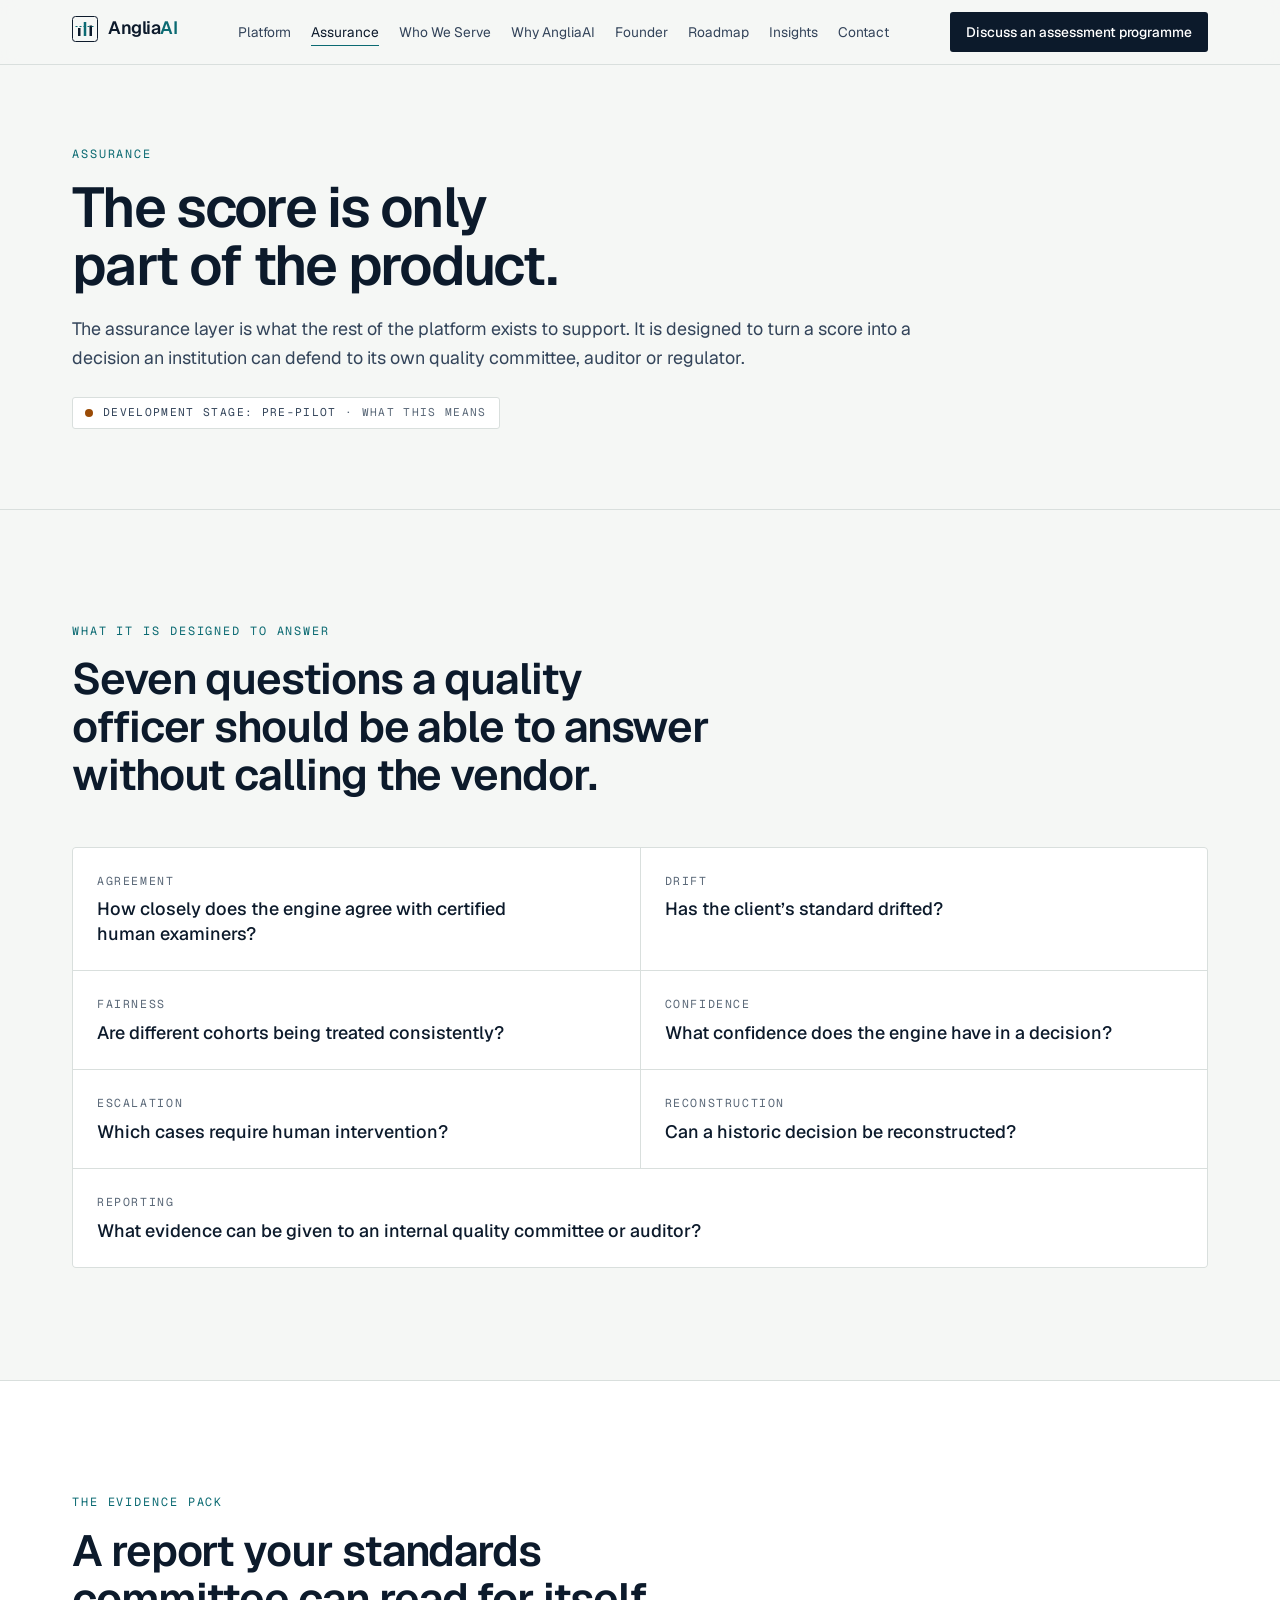
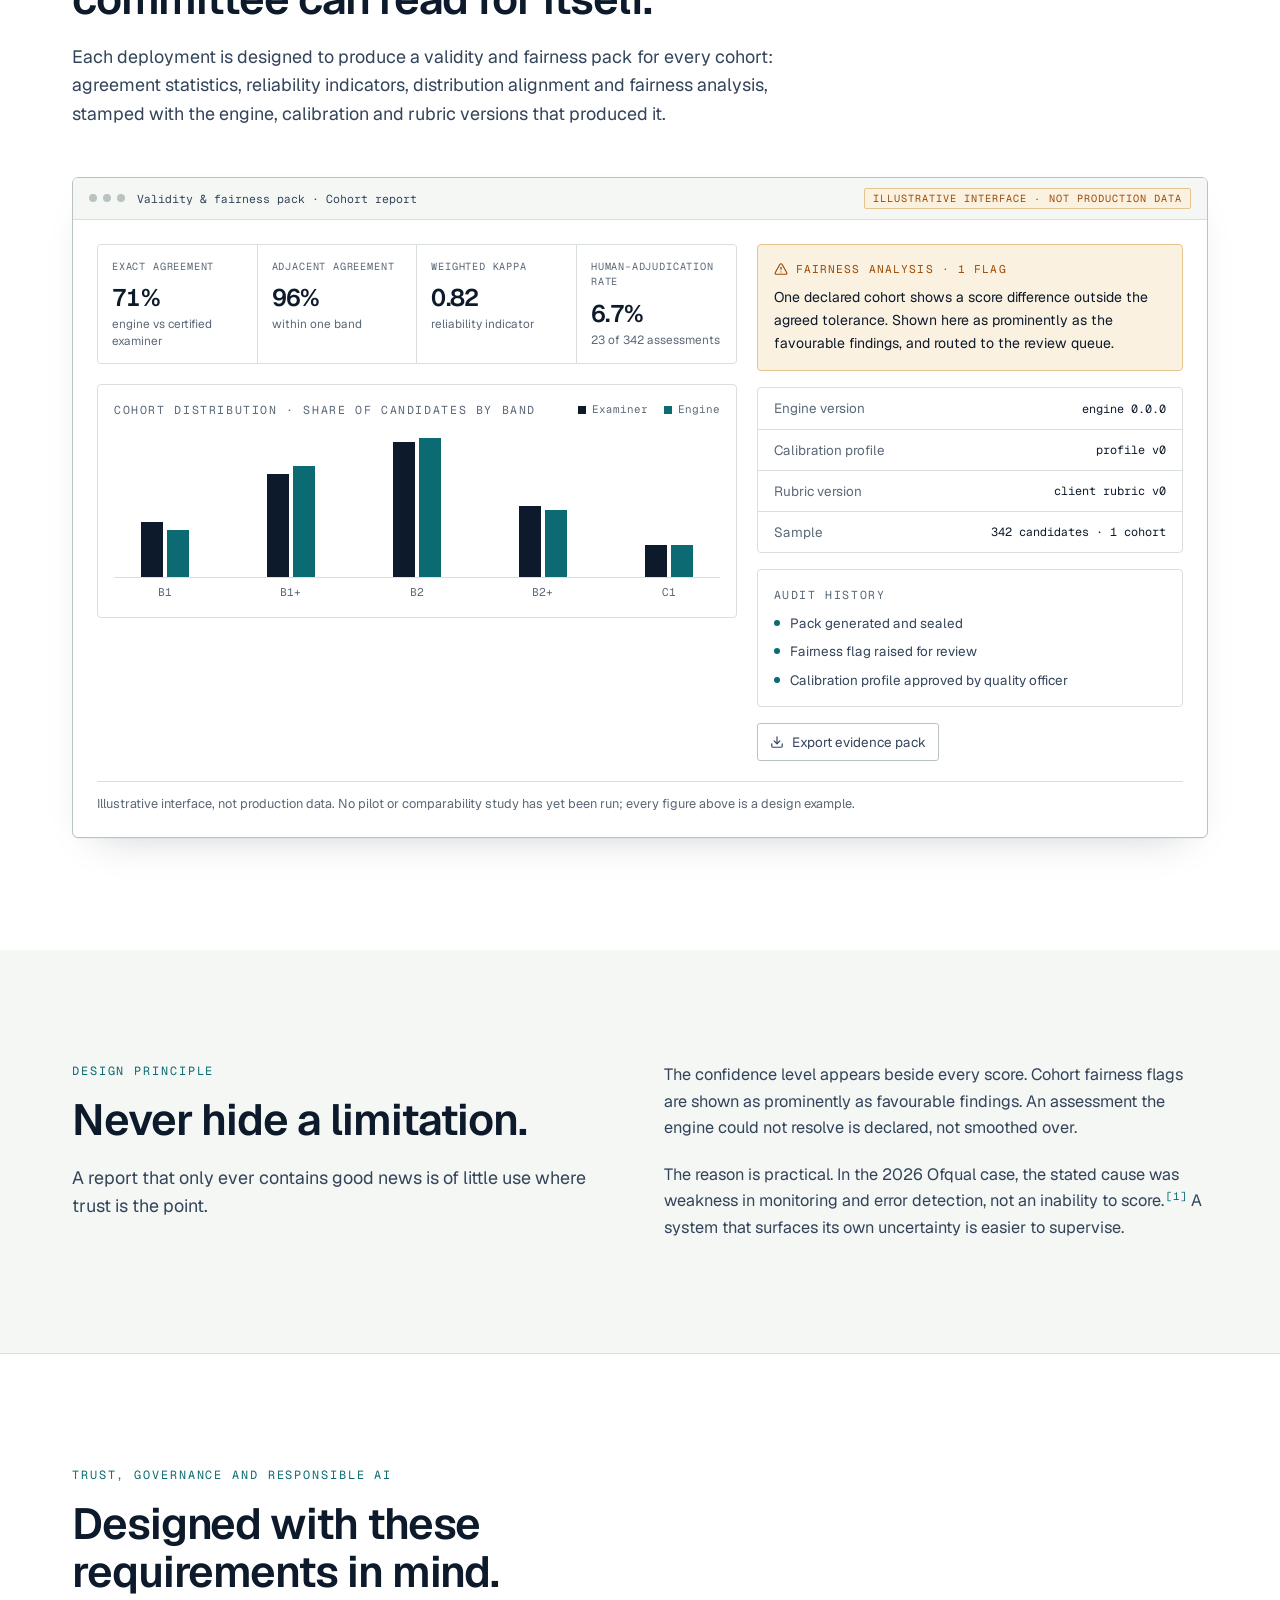
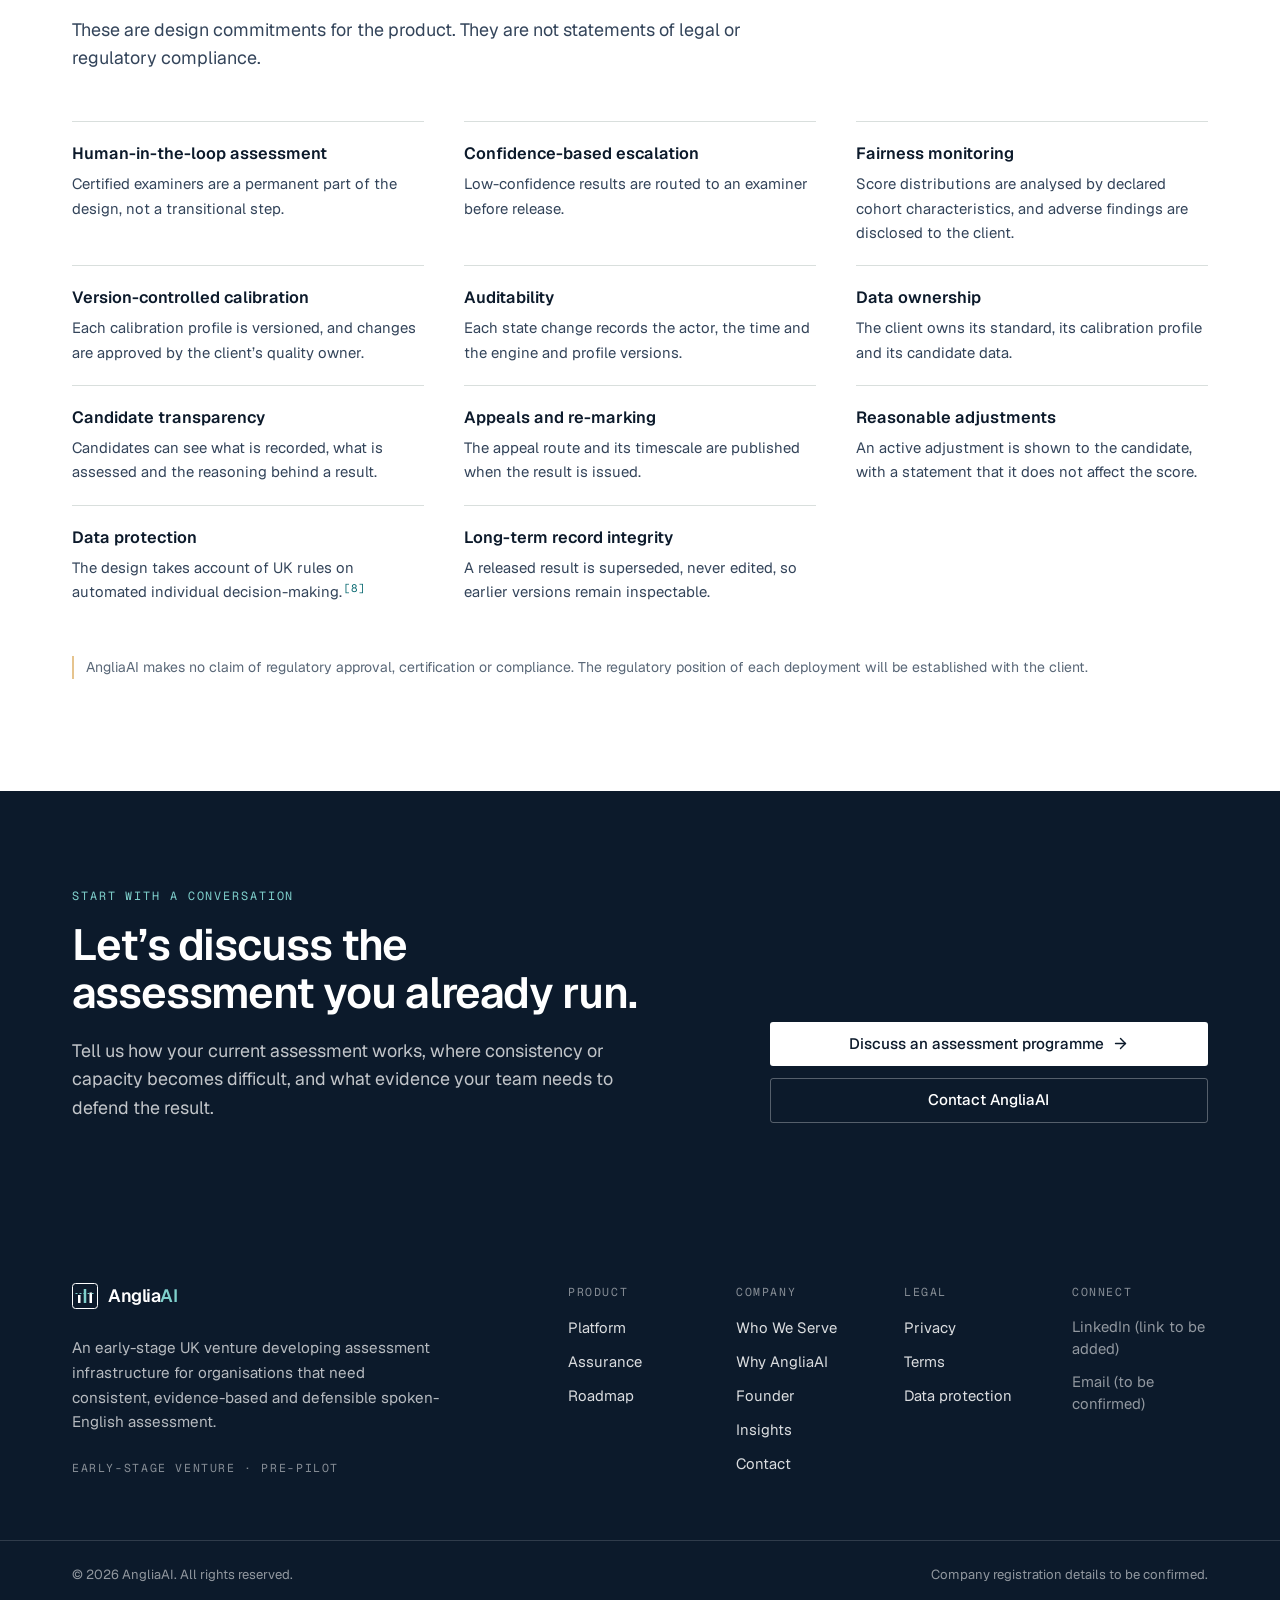
<file: assurance.html>
<!doctype html>

<html class="__variable_8adcd2 __variable_46451f" lang="en-GB">
  <head>
    <meta charset="utf-8" />
    <meta content="width=device-width, initial-scale=1" name="viewport" />
    <meta content="#F5F7F5" name="theme-color" />
    <title>Assurance | AngliaAI</title>
    <meta
      content="The proposed AngliaAI assurance layer: comparability with certified examiners, drift and fairness monitoring, confidence-based escalation and a long-term audit trail."
      name="description"
    />
    <meta
      content="spoken English assessment,AI speaking assessment,English assessment technology,assessment assurance,examiner standardisation,automated speaking assessment,English assessment infrastructure,institutional English testing"
      name="keywords"
    />
    <link href="https://www.example.com/assurance" rel="canonical" />
    <meta content="AngliaAI | Defensible Spoken-English Assessment Infrastructure" property="og:title" />
    <meta
      content="AngliaAI is developing assessment infrastructure for organisations that need consistent, evidence-based and defensible spoken-English assessment."
      property="og:description"
    />
    <meta content="https://www.example.com" property="og:url" />
    <meta content="AngliaAI" property="og:site_name" />
    <meta content="en_GB" property="og:locale" />
    <meta content="website" property="og:type" />
    <meta content="summary" name="twitter:card" />
    <meta content="AngliaAI | Defensible Spoken-English Assessment Infrastructure" name="twitter:title" />
    <meta
      content="AngliaAI is developing assessment infrastructure for organisations that need consistent, evidence-based and defensible spoken-English assessment."
      name="twitter:description"
    />
    <link href="images/icon.svg" rel="icon" sizes="any" type="image/svg+xml" />
    <link href="css/style.css" rel="stylesheet" />
    <script defer="" src="js/main.js"></script>
  </head>
  <body class="font-sans">
    <a
      class="sr-only focus:not-sr-only focus:fixed focus:left-4 focus:top-4 focus:z-[60] focus:rounded-[3px] focus:bg-ink focus:px-4 focus:py-2 focus:text-white"
      href="#main"
      >Skip to main content</a
    >
    <header class="sticky top-0 z-50 border-b border-rule bg-paper/90 backdrop-blur">
      <div class="container-x flex h-16 items-center justify-between gap-4">
        <a aria-label="AngliaAI home" class="shrink-0" href="index.html"
          ><span class="inline-flex items-center gap-2.5"
            ><svg aria-hidden="true" height="26" viewbox="0 0 26 26" width="26">
              <rect fill="none" height="25" rx="3" stroke="#0C1A2B" width="25" x="0.5" y="0.5"></rect>
              <rect fill="#0C1A2B" height="8" width="2.5" x="6" y="12"></rect>
              <rect fill="#0B6A72" height="14" width="2.5" x="11.75" y="6"></rect>
              <rect fill="#0C1A2B" height="10.5" width="2.5" x="17.5" y="9.5"></rect>
              <line stroke="#0B6A72" stroke-dasharray="2 2" x1="3.5" x2="22.5" y1="10.5" y2="10.5"></line></svg
            ><span class="text-[1.12rem] font-semibold tracking-tight" style="color: #0c1a2b"
              >Anglia<span style="color: #0b6a72">AI</span></span
            ></span
          ></a
        >
        <nav aria-label="Primary" class="hidden nav:block">
          <ul class="flex items-center gap-5">
            <li>
              <a class="border-b py-1 text-[0.86rem] transition-colors border-transparent text-ink-soft hover:text-ink" href="platform.html"
                >Platform</a
              >
            </li>
            <li>
              <a aria-current="page" class="border-b py-1 text-[0.86rem] transition-colors border-accent text-ink" href="assurance.html"
                >Assurance</a
              >
            </li>
            <li>
              <a
                class="border-b py-1 text-[0.86rem] transition-colors border-transparent text-ink-soft hover:text-ink"
                href="who-we-serve.html"
                >Who We Serve</a
              >
            </li>
            <li>
              <a
                class="border-b py-1 text-[0.86rem] transition-colors border-transparent text-ink-soft hover:text-ink"
                href="why-angliaai.html"
                >Why AngliaAI</a
              >
            </li>
            <li>
              <a class="border-b py-1 text-[0.86rem] transition-colors border-transparent text-ink-soft hover:text-ink" href="founder.html"
                >Founder</a
              >
            </li>
            <li>
              <a class="border-b py-1 text-[0.86rem] transition-colors border-transparent text-ink-soft hover:text-ink" href="roadmap.html"
                >Roadmap</a
              >
            </li>
            <li>
              <a class="border-b py-1 text-[0.86rem] transition-colors border-transparent text-ink-soft hover:text-ink" href="insights.html"
                >Insights</a
              >
            </li>
            <li>
              <a class="border-b py-1 text-[0.86rem] transition-colors border-transparent text-ink-soft hover:text-ink" href="contact.html"
                >Contact</a
              >
            </li>
          </ul>
        </nav>
        <div class="flex items-center gap-2">
          <a class="btn-primary hidden !min-h-[40px] !px-4 !py-2 !text-[0.86rem] sm:inline-flex" href="contact.html"
            >Discuss an assessment programme</a
          ><button
            aria-controls="mobile-menu"
            aria-expanded="false"
            aria-label="Open menu"
            class="inline-flex h-11 w-11 items-center justify-center rounded-[3px] border border-rule-strong nav:hidden"
            type="button"
          >
            <svg
              aria-hidden="true"
              class="lucide lucide-menu"
              fill="none"
              height="20"
              stroke="currentColor"
              stroke-linecap="round"
              stroke-linejoin="round"
              stroke-width="2"
              viewbox="0 0 24 24"
              width="20"
              xmlns="http://www.w3.org/2000/svg"
            >
              <line x1="4" x2="20" y1="12" y2="12"></line>
              <line x1="4" x2="20" y1="6" y2="6"></line>
              <line x1="4" x2="20" y1="18" y2="18"></line>
            </svg>
          </button>
        </div>
      </div>
      <nav aria-label="Mobile" class="border-t border-rule bg-paper nav:hidden" hidden="" id="mobile-menu">
        <ul class="container-x py-3">
          <li class="border-b border-rule last:border-0">
            <a class="flex min-h-[48px] items-center text-[1.02rem] text-ink" href="index.html">Home</a>
          </li>
          <li class="border-b border-rule last:border-0">
            <a class="flex min-h-[48px] items-center text-[1.02rem] text-ink" href="platform.html">Platform</a>
          </li>
          <li class="border-b border-rule last:border-0">
            <a aria-current="page" class="flex min-h-[48px] items-center text-[1.02rem] text-ink" href="assurance.html">Assurance</a>
          </li>
          <li class="border-b border-rule last:border-0">
            <a class="flex min-h-[48px] items-center text-[1.02rem] text-ink" href="who-we-serve.html">Who We Serve</a>
          </li>
          <li class="border-b border-rule last:border-0">
            <a class="flex min-h-[48px] items-center text-[1.02rem] text-ink" href="why-angliaai.html">Why AngliaAI</a>
          </li>
          <li class="border-b border-rule last:border-0">
            <a class="flex min-h-[48px] items-center text-[1.02rem] text-ink" href="founder.html">Founder</a>
          </li>
          <li class="border-b border-rule last:border-0">
            <a class="flex min-h-[48px] items-center text-[1.02rem] text-ink" href="roadmap.html">Roadmap</a>
          </li>
          <li class="border-b border-rule last:border-0">
            <a class="flex min-h-[48px] items-center text-[1.02rem] text-ink" href="insights.html">Insights</a>
          </li>
          <li class="border-b border-rule last:border-0">
            <a class="flex min-h-[48px] items-center text-[1.02rem] text-ink" href="contact.html">Contact</a>
          </li>
          <li class="pb-2 pt-4"><a class="btn-primary w-full" href="contact.html">Discuss an assessment programme</a></li>
        </ul>
      </nav>
    </header>
    <main id="main">
      <section class="border-b border-rule">
        <div class="container-x py-14 sm:py-20">
          <div class="max-w-4xl">
            <p class="eyebrow">Assurance</p>
            <h1 class="mt-4 font-semibold text-display text-ink">The score is only part of the product.</h1>
            <div class="mt-5 text-lead text-ink-soft">
              <p>
                The assurance layer is what the rest of the platform exists to support. It is designed to turn a score into a decision an
                institution can defend to its own quality committee, auditor or regulator.
              </p>
              <div class="mt-6">
                <a
                  class="group inline-flex items-center gap-2.5 rounded-[3px] border border-rule bg-surface px-3 py-1.5"
                  href="roadmap.html#stage"
                  ><span aria-hidden="true" class="h-2 w-2 rounded-full bg-flag"></span
                  ><span class="font-mono text-[0.7rem] uppercase tracking-[0.12em] text-ink-soft"
                    >Development stage: pre-pilot <span class="text-ink-muted group-hover:text-ink">· what this means</span></span
                  ></a
                >
              </div>
            </div>
          </div>
        </div>
      </section>
      <section aria-labelledby="q" class="container-x section">
        <div class="max-w-3xl">
          <p class="eyebrow">What it is designed to answer</p>
          <h2 class="mt-4 font-semibold text-h2 text-ink">
            <span id="q">Seven questions a quality officer should be able to answer without calling the vendor.</span>
          </h2>
        </div>
        <ol class="mt-12 grid gap-px overflow-hidden rounded-[4px] border border-rule bg-rule md:grid-cols-2">
          <li class="bg-surface p-6">
            <p class="label">Agreement</p>
            <p class="mt-2 text-[1.12rem] font-medium leading-snug">How closely does the engine agree with certified human examiners?</p>
          </li>
          <li class="bg-surface p-6">
            <p class="label">Drift</p>
            <p class="mt-2 text-[1.12rem] font-medium leading-snug">Has the client’s standard drifted?</p>
          </li>
          <li class="bg-surface p-6">
            <p class="label">Fairness</p>
            <p class="mt-2 text-[1.12rem] font-medium leading-snug">Are different cohorts being treated consistently?</p>
          </li>
          <li class="bg-surface p-6">
            <p class="label">Confidence</p>
            <p class="mt-2 text-[1.12rem] font-medium leading-snug">What confidence does the engine have in a decision?</p>
          </li>
          <li class="bg-surface p-6">
            <p class="label">Escalation</p>
            <p class="mt-2 text-[1.12rem] font-medium leading-snug">Which cases require human intervention?</p>
          </li>
          <li class="bg-surface p-6">
            <p class="label">Reconstruction</p>
            <p class="mt-2 text-[1.12rem] font-medium leading-snug">Can a historic decision be reconstructed?</p>
          </li>
          <li class="bg-surface p-6 md:col-span-2">
            <p class="label">Reporting</p>
            <p class="mt-2 text-[1.12rem] font-medium leading-snug">
              What evidence can be given to an internal quality committee or auditor?
            </p>
          </li>
        </ol>
      </section>
      <section aria-labelledby="pack" class="section section-rule bg-surface">
        <div class="container-x">
          <div class="max-w-3xl">
            <p class="eyebrow">The Evidence Pack</p>
            <h2 class="mt-4 font-semibold text-h2 text-ink">
              <span id="pack">A report your standards committee can read for itself.</span>
            </h2>
            <div class="mt-5 text-lead text-ink-soft">
              <p>
                Each deployment is designed to produce a validity and fairness pack for every cohort: agreement statistics, reliability
                indicators, distribution alignment and fairness analysis, stamped with the engine, calibration and rubric versions that
                produced it.
              </p>
            </div>
          </div>
          <div class="mt-12" data-reveal="">
            <figure
              class="overflow-hidden rounded-[6px] border border-rule-strong bg-surface shadow-[0_1px_0_rgba(12,26,43,0.04),0_18px_40px_-24px_rgba(12,26,43,0.25)]"
            >
              <div class="flex flex-wrap items-center justify-between gap-x-4 gap-y-1 border-b border-rule bg-paper px-4 py-2.5">
                <div class="flex items-center gap-3">
                  <span aria-hidden="true" class="flex gap-1.5"
                    ><i class="h-2 w-2 rounded-full bg-rule-strong"></i><i class="h-2 w-2 rounded-full bg-rule-strong"></i
                    ><i class="h-2 w-2 rounded-full bg-rule-strong"></i></span
                  ><span class="font-mono text-[0.72rem] text-ink-soft">Validity &amp; fairness pack · Cohort report</span>
                </div>
                <span
                  class="rounded-[2px] border border-flag-line bg-flag-soft px-2 py-0.5 font-mono text-[0.64rem] uppercase tracking-[0.1em] text-flag"
                  >Illustrative interface · not production data</span
                >
              </div>
              <div class="p-4 sm:p-6">
                <div class="grid gap-5 lg:grid-cols-[1.5fr_1fr]">
                  <div class="min-w-0 space-y-5">
                    <dl class="grid grid-cols-2 gap-px overflow-hidden rounded-[4px] border border-rule bg-rule sm:grid-cols-4">
                      <div class="bg-surface p-3.5">
                        <dt class="font-mono text-[0.64rem] uppercase tracking-[0.08em] text-ink-muted">Exact agreement</dt>
                        <dd class="mt-1.5 text-[1.5rem] font-semibold tabular-nums tracking-tight">71%</dd>
                        <dd class="text-[0.74rem] leading-snug text-ink-muted">engine vs certified examiner</dd>
                      </div>
                      <div class="bg-surface p-3.5">
                        <dt class="font-mono text-[0.64rem] uppercase tracking-[0.08em] text-ink-muted">Adjacent agreement</dt>
                        <dd class="mt-1.5 text-[1.5rem] font-semibold tabular-nums tracking-tight">96%</dd>
                        <dd class="text-[0.74rem] leading-snug text-ink-muted">within one band</dd>
                      </div>
                      <div class="bg-surface p-3.5">
                        <dt class="font-mono text-[0.64rem] uppercase tracking-[0.08em] text-ink-muted">Weighted kappa</dt>
                        <dd class="mt-1.5 text-[1.5rem] font-semibold tabular-nums tracking-tight">0.82</dd>
                        <dd class="text-[0.74rem] leading-snug text-ink-muted">reliability indicator</dd>
                      </div>
                      <div class="bg-surface p-3.5">
                        <dt class="font-mono text-[0.64rem] uppercase tracking-[0.08em] text-ink-muted">Human-adjudication rate</dt>
                        <dd class="mt-1.5 text-[1.5rem] font-semibold tabular-nums tracking-tight">6.7%</dd>
                        <dd class="text-[0.74rem] leading-snug text-ink-muted">23 of 342 assessments</dd>
                      </div>
                    </dl>
                    <div class="rounded-[4px] border border-rule p-4">
                      <div class="flex flex-wrap items-center justify-between gap-2">
                        <p class="label">Cohort distribution · share of candidates by band</p>
                        <p class="flex gap-4 font-mono text-[0.68rem] text-ink-muted">
                          <span class="flex items-center gap-1.5"><i class="h-2 w-2 bg-ink"></i>Examiner</span
                          ><span class="flex items-center gap-1.5"><i class="h-2 w-2 bg-accent"></i>Engine</span>
                        </p>
                      </div>
                      <div
                        aria-label="Illustrative bar chart comparing examiner and engine band distributions across five bands. The two distributions are closely aligned."
                        class="mt-4 flex h-36 items-end gap-3 border-b border-rule sm:gap-6"
                        role="img"
                      >
                        <div class="flex h-full flex-1 items-end justify-center gap-1">
                          <span class="w-1/3 max-w-[22px] bg-ink" style="height: 38.88888888888889%"></span
                          ><span class="w-1/3 max-w-[22px] bg-accent" style="height: 33.33333333333333%"></span>
                        </div>
                        <div class="flex h-full flex-1 items-end justify-center gap-1">
                          <span class="w-1/3 max-w-[22px] bg-ink" style="height: 72.22222222222221%"></span
                          ><span class="w-1/3 max-w-[22px] bg-accent" style="height: 77.77777777777779%"></span>
                        </div>
                        <div class="flex h-full flex-1 items-end justify-center gap-1">
                          <span class="w-1/3 max-w-[22px] bg-ink" style="height: 94.44444444444444%"></span
                          ><span class="w-1/3 max-w-[22px] bg-accent" style="height: 97.22222222222221%"></span>
                        </div>
                        <div class="flex h-full flex-1 items-end justify-center gap-1">
                          <span class="w-1/3 max-w-[22px] bg-ink" style="height: 50%"></span
                          ><span class="w-1/3 max-w-[22px] bg-accent" style="height: 47.22222222222222%"></span>
                        </div>
                        <div class="flex h-full flex-1 items-end justify-center gap-1">
                          <span class="w-1/3 max-w-[22px] bg-ink" style="height: 22.22222222222222%"></span
                          ><span class="w-1/3 max-w-[22px] bg-accent" style="height: 22.22222222222222%"></span>
                        </div>
                      </div>
                      <div aria-hidden="true" class="mt-1.5 flex gap-3 sm:gap-6">
                        <span class="flex-1 text-center font-mono text-[0.7rem] text-ink-muted">B1</span
                        ><span class="flex-1 text-center font-mono text-[0.7rem] text-ink-muted">B1+</span
                        ><span class="flex-1 text-center font-mono text-[0.7rem] text-ink-muted">B2</span
                        ><span class="flex-1 text-center font-mono text-[0.7rem] text-ink-muted">B2+</span
                        ><span class="flex-1 text-center font-mono text-[0.7rem] text-ink-muted">C1</span>
                      </div>
                    </div>
                  </div>
                  <div class="min-w-0 space-y-4">
                    <div class="rounded-[4px] border border-flag-line bg-flag-soft p-4">
                      <p class="flex items-center gap-2 font-mono text-[0.7rem] uppercase tracking-[0.1em] text-flag">
                        <svg
                          aria-hidden="true"
                          class="lucide lucide-triangle-alert"
                          fill="none"
                          height="14"
                          stroke="currentColor"
                          stroke-linecap="round"
                          stroke-linejoin="round"
                          stroke-width="2"
                          viewbox="0 0 24 24"
                          width="14"
                          xmlns="http://www.w3.org/2000/svg"
                        >
                          <path d="m21.73 18-8-14a2 2 0 0 0-3.48 0l-8 14A2 2 0 0 0 4 21h16a2 2 0 0 0 1.73-3"></path>
                          <path d="M12 9v4"></path>
                          <path d="M12 17h.01"></path>
                        </svg>
                        Fairness analysis · 1 flag
                      </p>
                      <p class="mt-2 text-[0.88rem] leading-relaxed text-ink">
                        One declared cohort shows a score difference outside the agreed tolerance. Shown here as prominently as the
                        favourable findings, and routed to the review queue.
                      </p>
                    </div>
                    <dl class="rounded-[4px] border border-rule">
                      <div class="flex items-center justify-between gap-3 border-b border-rule px-4 py-2.5 last:border-0">
                        <dt class="text-[0.84rem] text-ink-muted">Engine version</dt>
                        <dd class="font-mono text-[0.74rem] text-ink">engine 0.0.0</dd>
                      </div>
                      <div class="flex items-center justify-between gap-3 border-b border-rule px-4 py-2.5 last:border-0">
                        <dt class="text-[0.84rem] text-ink-muted">Calibration profile</dt>
                        <dd class="font-mono text-[0.74rem] text-ink">profile v0</dd>
                      </div>
                      <div class="flex items-center justify-between gap-3 border-b border-rule px-4 py-2.5 last:border-0">
                        <dt class="text-[0.84rem] text-ink-muted">Rubric version</dt>
                        <dd class="font-mono text-[0.74rem] text-ink">client rubric v0</dd>
                      </div>
                      <div class="flex items-center justify-between gap-3 border-b border-rule px-4 py-2.5 last:border-0">
                        <dt class="text-[0.84rem] text-ink-muted">Sample</dt>
                        <dd class="font-mono text-[0.74rem] text-ink">342 candidates · 1 cohort</dd>
                      </div>
                    </dl>
                    <div class="rounded-[4px] border border-rule p-4">
                      <p class="label">Audit history</p>
                      <ul class="mt-2.5 space-y-2">
                        <li class="flex gap-2.5 text-[0.84rem] text-ink-soft">
                          <span class="mt-[7px] h-1.5 w-1.5 shrink-0 rounded-full bg-accent"></span>Pack generated and sealed
                        </li>
                        <li class="flex gap-2.5 text-[0.84rem] text-ink-soft">
                          <span class="mt-[7px] h-1.5 w-1.5 shrink-0 rounded-full bg-accent"></span>Fairness flag raised for review
                        </li>
                        <li class="flex gap-2.5 text-[0.84rem] text-ink-soft">
                          <span class="mt-[7px] h-1.5 w-1.5 shrink-0 rounded-full bg-accent"></span>Calibration profile approved by quality
                          officer
                        </li>
                      </ul>
                    </div>
                    <span
                      aria-hidden="true"
                      class="inline-flex items-center gap-2 rounded-[3px] border border-rule-strong px-3 py-2 text-[0.84rem] text-ink-soft"
                      ><svg
                        class="lucide lucide-download"
                        fill="none"
                        height="14"
                        stroke="currentColor"
                        stroke-linecap="round"
                        stroke-linejoin="round"
                        stroke-width="2"
                        viewbox="0 0 24 24"
                        width="14"
                        xmlns="http://www.w3.org/2000/svg"
                      >
                        <path d="M21 15v4a2 2 0 0 1-2 2H5a2 2 0 0 1-2-2v-4"></path>
                        <polyline points="7 10 12 15 17 10"></polyline>
                        <line x1="12" x2="12" y1="15" y2="3"></line>
                      </svg>
                      Export evidence pack</span
                    >
                  </div>
                </div>
                <figcaption class="mt-5 border-t border-rule pt-3 text-[0.8rem] text-ink-muted">
                  Illustrative interface, not production data. No pilot or comparability study has yet been run; every figure above is a
                  design example.
                </figcaption>
              </div>
            </figure>
          </div>
        </div>
      </section>
      <section aria-labelledby="limits" class="container-x section">
        <div class="grid gap-12 lg:grid-cols-2">
          <div class="max-w-3xl">
            <p class="eyebrow">Design principle</p>
            <h2 class="mt-4 font-semibold text-h2 text-ink"><span id="limits">Never hide a limitation.</span></h2>
            <div class="mt-5 text-lead text-ink-soft">
              <p>A report that only ever contains good news is of little use where trust is the point.</p>
            </div>
          </div>
          <div class="space-y-5 text-[1.02rem] leading-relaxed text-ink-soft">
            <p>
              The confidence level appears beside every score. Cohort fairness flags are shown as prominently as favourable findings. An
              assessment the engine could not resolve is declared, not smoothed over.
            </p>
            <p>
              The reason is practical. In the 2026 Ofqual case, the stated cause was weakness in monitoring and error detection, not an
              inability to score.<sup class="ml-0.5"
                ><a aria-label="Source 1" class="font-mono text-[0.68rem] text-accent hover:underline" href="insights.html#source-1"
                  >[1]</a
                ></sup
              >
              A system that surfaces its own uncertainty is easier to supervise.
            </p>
          </div>
        </div>
      </section>
      <section aria-labelledby="gov" class="section section-rule bg-surface">
        <div class="container-x">
          <div class="max-w-3xl">
            <p class="eyebrow">Trust, governance and responsible AI</p>
            <h2 class="mt-4 font-semibold text-h2 text-ink"><span id="gov">Designed with these requirements in mind.</span></h2>
            <div class="mt-5 text-lead text-ink-soft">
              <p>These are design commitments for the product. They are not statements of legal or regulatory compliance.</p>
            </div>
          </div>
          <dl class="mt-12 grid gap-x-10 md:grid-cols-2 lg:grid-cols-3">
            <div class="border-t border-rule py-5">
              <dt class="text-[1.02rem] font-semibold">Human-in-the-loop assessment</dt>
              <dd class="mt-1.5 text-[0.93rem] leading-relaxed text-ink-soft">
                Certified examiners are a permanent part of the design, not a transitional step.
              </dd>
            </div>
            <div class="border-t border-rule py-5">
              <dt class="text-[1.02rem] font-semibold">Confidence-based escalation</dt>
              <dd class="mt-1.5 text-[0.93rem] leading-relaxed text-ink-soft">
                Low-confidence results are routed to an examiner before release.
              </dd>
            </div>
            <div class="border-t border-rule py-5">
              <dt class="text-[1.02rem] font-semibold">Fairness monitoring</dt>
              <dd class="mt-1.5 text-[0.93rem] leading-relaxed text-ink-soft">
                Score distributions are analysed by declared cohort characteristics, and adverse findings are disclosed to the client.
              </dd>
            </div>
            <div class="border-t border-rule py-5">
              <dt class="text-[1.02rem] font-semibold">Version-controlled calibration</dt>
              <dd class="mt-1.5 text-[0.93rem] leading-relaxed text-ink-soft">
                Each calibration profile is versioned, and changes are approved by the client’s quality owner.
              </dd>
            </div>
            <div class="border-t border-rule py-5">
              <dt class="text-[1.02rem] font-semibold">Auditability</dt>
              <dd class="mt-1.5 text-[0.93rem] leading-relaxed text-ink-soft">
                Each state change records the actor, the time and the engine and profile versions.
              </dd>
            </div>
            <div class="border-t border-rule py-5">
              <dt class="text-[1.02rem] font-semibold">Data ownership</dt>
              <dd class="mt-1.5 text-[0.93rem] leading-relaxed text-ink-soft">
                The client owns its standard, its calibration profile and its candidate data.
              </dd>
            </div>
            <div class="border-t border-rule py-5">
              <dt class="text-[1.02rem] font-semibold">Candidate transparency</dt>
              <dd class="mt-1.5 text-[0.93rem] leading-relaxed text-ink-soft">
                Candidates can see what is recorded, what is assessed and the reasoning behind a result.
              </dd>
            </div>
            <div class="border-t border-rule py-5">
              <dt class="text-[1.02rem] font-semibold">Appeals and re-marking</dt>
              <dd class="mt-1.5 text-[0.93rem] leading-relaxed text-ink-soft">
                The appeal route and its timescale are published when the result is issued.
              </dd>
            </div>
            <div class="border-t border-rule py-5">
              <dt class="text-[1.02rem] font-semibold">Reasonable adjustments</dt>
              <dd class="mt-1.5 text-[0.93rem] leading-relaxed text-ink-soft">
                An active adjustment is shown to the candidate, with a statement that it does not affect the score.
              </dd>
            </div>
            <div class="border-t border-rule py-5">
              <dt class="text-[1.02rem] font-semibold">Data protection</dt>
              <dd class="mt-1.5 text-[0.93rem] leading-relaxed text-ink-soft">
                The design takes account of UK rules on automated individual decision-making.<sup class="ml-0.5"
                  ><a aria-label="Source 8" class="font-mono text-[0.68rem] text-accent hover:underline" href="insights.html#source-8"
                    >[8]</a
                  ></sup
                >
              </dd>
            </div>
            <div class="border-t border-rule py-5">
              <dt class="text-[1.02rem] font-semibold">Long-term record integrity</dt>
              <dd class="mt-1.5 text-[0.93rem] leading-relaxed text-ink-soft">
                A released result is superseded, never edited, so earlier versions remain inspectable.
              </dd>
            </div>
          </dl>
          <div class="mt-8">
            <p class="flex items-start gap-2.5 border-l-2 pl-3 text-[0.88rem] leading-relaxed border-flag-line text-ink-muted">
              <span
                >AngliaAI makes no claim of regulatory approval, certification or compliance. The regulatory position of each deployment
                will be established with the client.</span
              >
            </p>
          </div>
        </div>
      </section>
      <section aria-labelledby="cta-title" class="bg-navy">
        <div class="container-x grid gap-10 py-20 lg:grid-cols-[1.5fr_1fr] lg:items-end lg:py-24">
          <div>
            <p class="eyebrow !text-[#7FD0CC]">Start with a conversation</p>
            <h2 class="mt-4 max-w-2xl text-h2 font-semibold text-white" id="cta-title">Let’s discuss the assessment you already run.</h2>
            <p class="mt-5 max-w-xl text-lead text-white/75">
              Tell us how your current assessment works, where consistency or capacity becomes difficult, and what evidence your team needs
              to defend the result.
            </p>
          </div>
          <div class="flex flex-col gap-3 sm:flex-row lg:flex-col lg:items-stretch">
            <a class="btn-on-dark" href="contact.html"
              >Discuss an assessment programme
              <svg
                aria-hidden="true"
                class="lucide lucide-arrow-right"
                fill="none"
                height="17"
                stroke="currentColor"
                stroke-linecap="round"
                stroke-linejoin="round"
                stroke-width="2"
                viewbox="0 0 24 24"
                width="17"
                xmlns="http://www.w3.org/2000/svg"
              >
                <path d="M5 12h14"></path>
                <path d="m12 5 7 7-7 7"></path></svg></a
            ><a class="btn-ghost-dark" href="contact.html#details">Contact AngliaAI</a>
          </div>
        </div>
      </section>
    </main>
    <footer class="bg-navy text-white">
      <div class="container-x grid gap-12 py-16 lg:grid-cols-[1.4fr_2fr]">
        <div>
          <a aria-label="AngliaAI home" href="index.html"
            ><span class="inline-flex items-center gap-2.5"
              ><svg aria-hidden="true" height="26" viewbox="0 0 26 26" width="26">
                <rect fill="none" height="25" rx="3" stroke="#FFFFFF" width="25" x="0.5" y="0.5"></rect>
                <rect fill="#FFFFFF" height="8" width="2.5" x="6" y="12"></rect>
                <rect fill="#7FD0CC" height="14" width="2.5" x="11.75" y="6"></rect>
                <rect fill="#FFFFFF" height="10.5" width="2.5" x="17.5" y="9.5"></rect>
                <line stroke="#7FD0CC" stroke-dasharray="2 2" x1="3.5" x2="22.5" y1="10.5" y2="10.5"></line></svg
              ><span class="text-[1.12rem] font-semibold tracking-tight" style="color: #ffffff"
                >Anglia<span style="color: #7fd0cc">AI</span></span
              ></span
            ></a
          >
          <p class="mt-5 max-w-sm text-[0.95rem] leading-relaxed text-white/70">
            An early-stage UK venture developing assessment infrastructure for organisations that need consistent, evidence-based and
            defensible spoken-English assessment.
          </p>
          <p class="mt-6 font-mono text-[0.72rem] uppercase tracking-[0.14em] text-white/50">Early-stage venture · pre-pilot</p>
        </div>
        <div class="grid grid-cols-2 gap-8 sm:grid-cols-4">
          <nav aria-label="Product">
            <h2 class="font-mono text-[0.72rem] uppercase tracking-[0.14em] text-white/50">Product</h2>
            <ul class="mt-4 space-y-2.5">
              <li><a class="text-[0.93rem] text-white/85 hover:text-white hover:underline" href="platform.html">Platform</a></li>
              <li><a class="text-[0.93rem] text-white/85 hover:text-white hover:underline" href="assurance.html">Assurance</a></li>
              <li><a class="text-[0.93rem] text-white/85 hover:text-white hover:underline" href="roadmap.html">Roadmap</a></li>
            </ul>
          </nav>
          <nav aria-label="Company">
            <h2 class="font-mono text-[0.72rem] uppercase tracking-[0.14em] text-white/50">Company</h2>
            <ul class="mt-4 space-y-2.5">
              <li><a class="text-[0.93rem] text-white/85 hover:text-white hover:underline" href="who-we-serve.html">Who We Serve</a></li>
              <li><a class="text-[0.93rem] text-white/85 hover:text-white hover:underline" href="why-angliaai.html">Why AngliaAI</a></li>
              <li><a class="text-[0.93rem] text-white/85 hover:text-white hover:underline" href="founder.html">Founder</a></li>
              <li><a class="text-[0.93rem] text-white/85 hover:text-white hover:underline" href="insights.html">Insights</a></li>
              <li><a class="text-[0.93rem] text-white/85 hover:text-white hover:underline" href="contact.html">Contact</a></li>
            </ul>
          </nav>
          <nav aria-label="Legal">
            <h2 class="font-mono text-[0.72rem] uppercase tracking-[0.14em] text-white/50">Legal</h2>
            <ul class="mt-4 space-y-2.5">
              <li><a class="text-[0.93rem] text-white/85 hover:text-white hover:underline" href="privacy.html">Privacy</a></li>
              <li><a class="text-[0.93rem] text-white/85 hover:text-white hover:underline" href="terms.html">Terms</a></li>
              <li>
                <a class="text-[0.93rem] text-white/85 hover:text-white hover:underline" href="data-protection.html">Data protection</a>
              </li>
            </ul>
          </nav>
          <div>
            <h2 class="font-mono text-[0.72rem] uppercase tracking-[0.14em] text-white/50">Connect</h2>
            <ul class="mt-4 space-y-2.5 text-[0.93rem] text-white/85">
              <li><span class="text-white/55">LinkedIn (link to be added)</span></li>
              <li><span class="text-white/55">Email (to be confirmed)</span></li>
            </ul>
          </div>
        </div>
      </div>
      <div class="border-t border-white/15">
        <div class="container-x flex flex-col gap-2 py-6 text-[0.82rem] text-white/55 sm:flex-row sm:justify-between">
          <p>© 2026 AngliaAI. All rights reserved.</p>
          <p>Company registration details to be confirmed.</p>
        </div>
      </div>
    </footer>
    <script type="application/ld+json">
      {
        "@context": "https://schema.org",
        "@type": "Organization",
        "name": "AngliaAI",
        "url": "https://www.example.com",
        "description": "AngliaAI is developing assessment infrastructure for organisations that need consistent, evidence-based and defensible spoken-English assessment."
      }
    </script>
  </body>
</html>
</file>
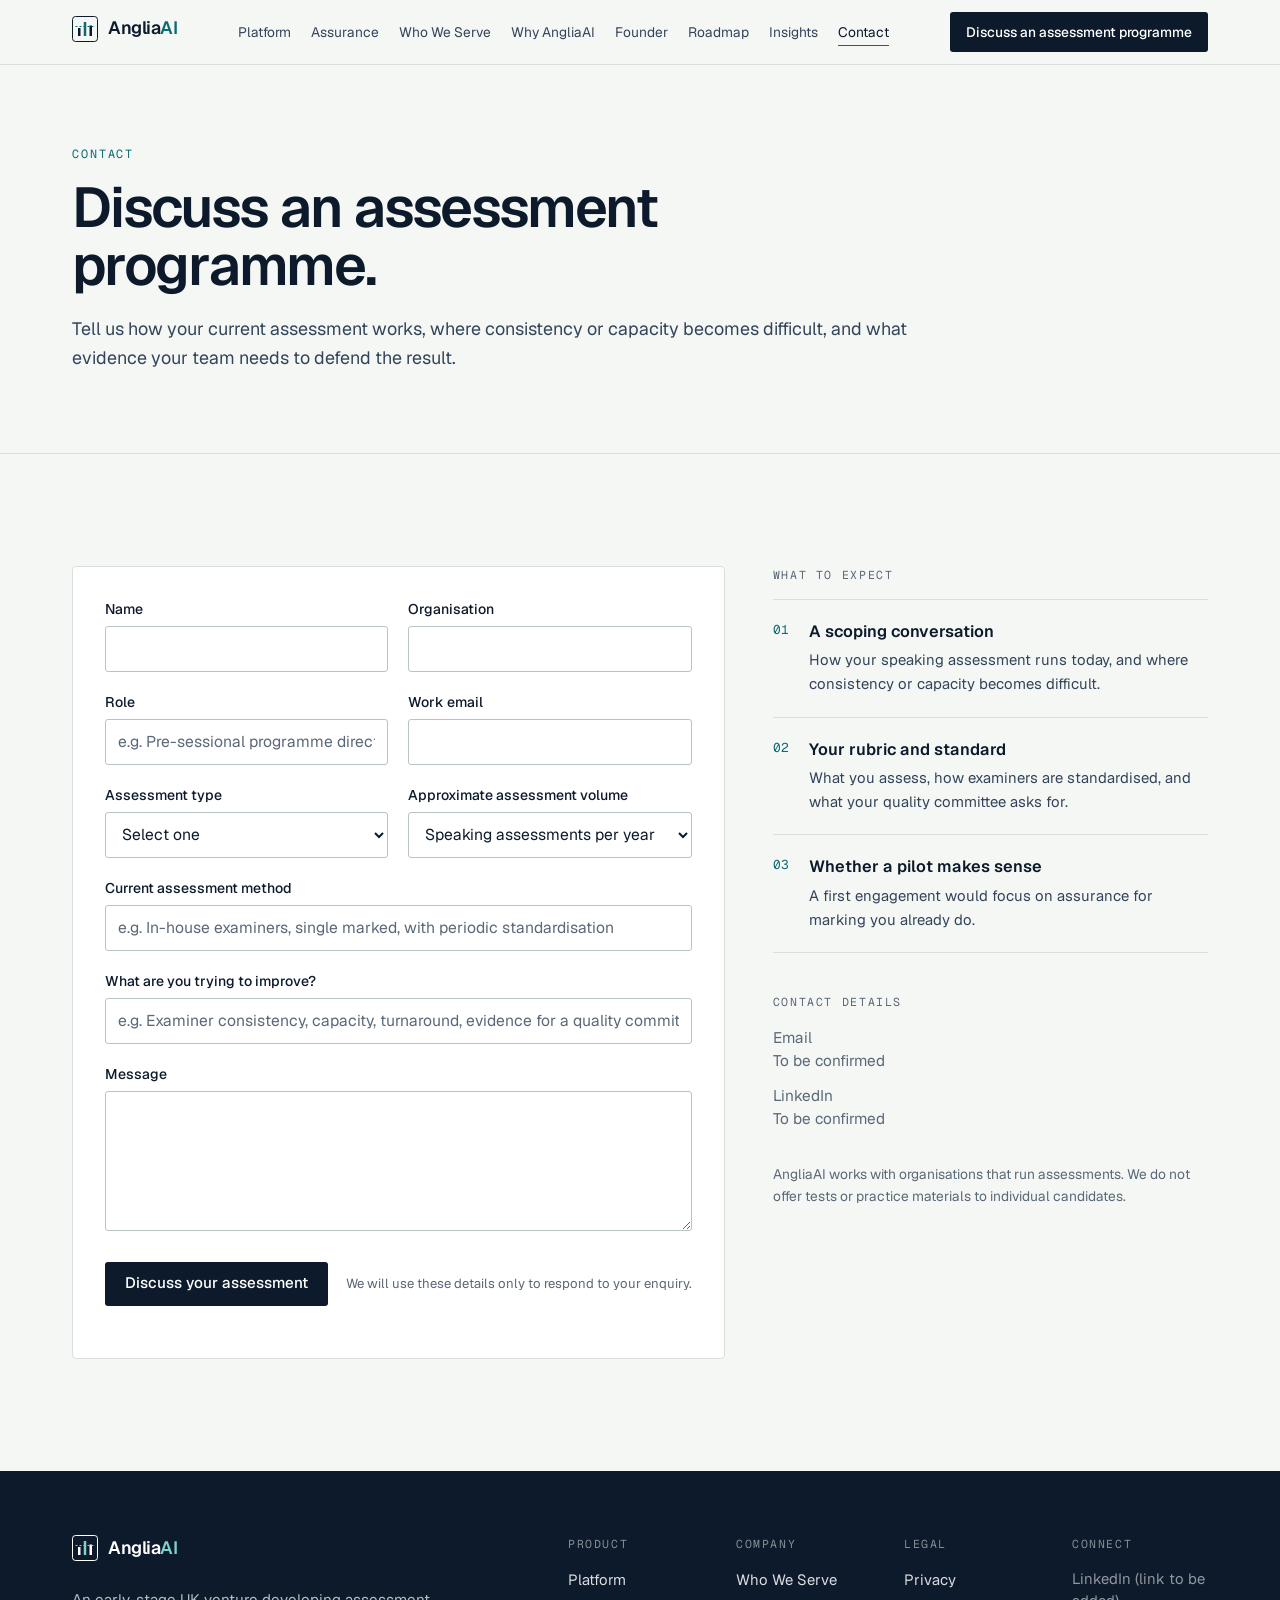
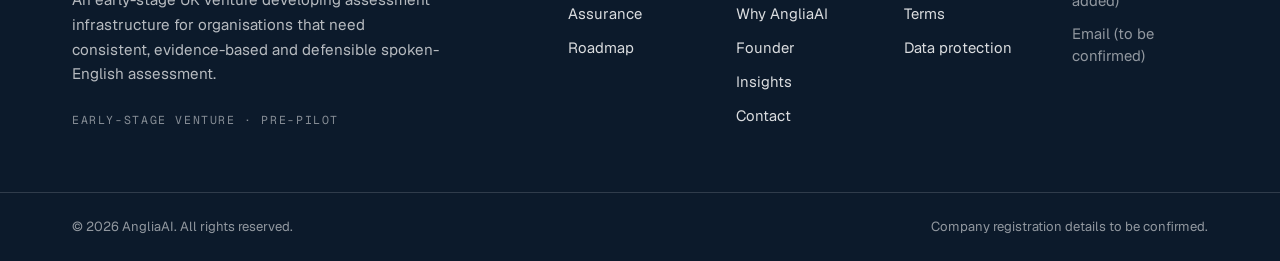
<file: contact.html>
<!doctype html>

<html class="__variable_8adcd2 __variable_46451f" lang="en-GB">
  <head>
    <meta charset="utf-8" />
    <meta content="width=device-width, initial-scale=1" name="viewport" />
    <meta content="#F5F7F5" name="theme-color" />
    <title>Contact | AngliaAI</title>
    <meta
      content="Discuss an assessment programme with AngliaAI. Tell us how your current spoken-English assessment works and what evidence your team needs."
      name="description"
    />
    <meta
      content="spoken English assessment,AI speaking assessment,English assessment technology,assessment assurance,examiner standardisation,automated speaking assessment,English assessment infrastructure,institutional English testing"
      name="keywords"
    />
    <link href="https://www.example.com/contact" rel="canonical" />
    <meta content="AngliaAI | Defensible Spoken-English Assessment Infrastructure" property="og:title" />
    <meta
      content="AngliaAI is developing assessment infrastructure for organisations that need consistent, evidence-based and defensible spoken-English assessment."
      property="og:description"
    />
    <meta content="https://www.example.com" property="og:url" />
    <meta content="AngliaAI" property="og:site_name" />
    <meta content="en_GB" property="og:locale" />
    <meta content="website" property="og:type" />
    <meta content="summary" name="twitter:card" />
    <meta content="AngliaAI | Defensible Spoken-English Assessment Infrastructure" name="twitter:title" />
    <meta
      content="AngliaAI is developing assessment infrastructure for organisations that need consistent, evidence-based and defensible spoken-English assessment."
      name="twitter:description"
    />
    <link href="images/icon.svg" rel="icon" sizes="any" type="image/svg+xml" />
    <link href="css/style.css" rel="stylesheet" />
    <script defer="" src="js/main.js"></script>
  </head>
  <body class="font-sans">
    <a
      class="sr-only focus:not-sr-only focus:fixed focus:left-4 focus:top-4 focus:z-[60] focus:rounded-[3px] focus:bg-ink focus:px-4 focus:py-2 focus:text-white"
      href="#main"
      >Skip to main content</a
    >
    <header class="sticky top-0 z-50 border-b border-rule bg-paper/90 backdrop-blur">
      <div class="container-x flex h-16 items-center justify-between gap-4">
        <a aria-label="AngliaAI home" class="shrink-0" href="index.html"
          ><span class="inline-flex items-center gap-2.5"
            ><svg aria-hidden="true" height="26" viewbox="0 0 26 26" width="26">
              <rect fill="none" height="25" rx="3" stroke="#0C1A2B" width="25" x="0.5" y="0.5"></rect>
              <rect fill="#0C1A2B" height="8" width="2.5" x="6" y="12"></rect>
              <rect fill="#0B6A72" height="14" width="2.5" x="11.75" y="6"></rect>
              <rect fill="#0C1A2B" height="10.5" width="2.5" x="17.5" y="9.5"></rect>
              <line stroke="#0B6A72" stroke-dasharray="2 2" x1="3.5" x2="22.5" y1="10.5" y2="10.5"></line></svg
            ><span class="text-[1.12rem] font-semibold tracking-tight" style="color: #0c1a2b"
              >Anglia<span style="color: #0b6a72">AI</span></span
            ></span
          ></a
        >
        <nav aria-label="Primary" class="hidden nav:block">
          <ul class="flex items-center gap-5">
            <li>
              <a class="border-b py-1 text-[0.86rem] transition-colors border-transparent text-ink-soft hover:text-ink" href="platform.html"
                >Platform</a
              >
            </li>
            <li>
              <a
                class="border-b py-1 text-[0.86rem] transition-colors border-transparent text-ink-soft hover:text-ink"
                href="assurance.html"
                >Assurance</a
              >
            </li>
            <li>
              <a
                class="border-b py-1 text-[0.86rem] transition-colors border-transparent text-ink-soft hover:text-ink"
                href="who-we-serve.html"
                >Who We Serve</a
              >
            </li>
            <li>
              <a
                class="border-b py-1 text-[0.86rem] transition-colors border-transparent text-ink-soft hover:text-ink"
                href="why-angliaai.html"
                >Why AngliaAI</a
              >
            </li>
            <li>
              <a class="border-b py-1 text-[0.86rem] transition-colors border-transparent text-ink-soft hover:text-ink" href="founder.html"
                >Founder</a
              >
            </li>
            <li>
              <a class="border-b py-1 text-[0.86rem] transition-colors border-transparent text-ink-soft hover:text-ink" href="roadmap.html"
                >Roadmap</a
              >
            </li>
            <li>
              <a class="border-b py-1 text-[0.86rem] transition-colors border-transparent text-ink-soft hover:text-ink" href="insights.html"
                >Insights</a
              >
            </li>
            <li>
              <a aria-current="page" class="border-b py-1 text-[0.86rem] transition-colors border-accent text-ink" href="contact.html"
                >Contact</a
              >
            </li>
          </ul>
        </nav>
        <div class="flex items-center gap-2">
          <a class="btn-primary hidden !min-h-[40px] !px-4 !py-2 !text-[0.86rem] sm:inline-flex" href="contact.html"
            >Discuss an assessment programme</a
          ><button
            aria-controls="mobile-menu"
            aria-expanded="false"
            aria-label="Open menu"
            class="inline-flex h-11 w-11 items-center justify-center rounded-[3px] border border-rule-strong nav:hidden"
            type="button"
          >
            <svg
              aria-hidden="true"
              class="lucide lucide-menu"
              fill="none"
              height="20"
              stroke="currentColor"
              stroke-linecap="round"
              stroke-linejoin="round"
              stroke-width="2"
              viewbox="0 0 24 24"
              width="20"
              xmlns="http://www.w3.org/2000/svg"
            >
              <line x1="4" x2="20" y1="12" y2="12"></line>
              <line x1="4" x2="20" y1="6" y2="6"></line>
              <line x1="4" x2="20" y1="18" y2="18"></line>
            </svg>
          </button>
        </div>
      </div>
      <nav aria-label="Mobile" class="border-t border-rule bg-paper nav:hidden" hidden="" id="mobile-menu">
        <ul class="container-x py-3">
          <li class="border-b border-rule last:border-0">
            <a class="flex min-h-[48px] items-center text-[1.02rem] text-ink" href="index.html">Home</a>
          </li>
          <li class="border-b border-rule last:border-0">
            <a class="flex min-h-[48px] items-center text-[1.02rem] text-ink" href="platform.html">Platform</a>
          </li>
          <li class="border-b border-rule last:border-0">
            <a class="flex min-h-[48px] items-center text-[1.02rem] text-ink" href="assurance.html">Assurance</a>
          </li>
          <li class="border-b border-rule last:border-0">
            <a class="flex min-h-[48px] items-center text-[1.02rem] text-ink" href="who-we-serve.html">Who We Serve</a>
          </li>
          <li class="border-b border-rule last:border-0">
            <a class="flex min-h-[48px] items-center text-[1.02rem] text-ink" href="why-angliaai.html">Why AngliaAI</a>
          </li>
          <li class="border-b border-rule last:border-0">
            <a class="flex min-h-[48px] items-center text-[1.02rem] text-ink" href="founder.html">Founder</a>
          </li>
          <li class="border-b border-rule last:border-0">
            <a class="flex min-h-[48px] items-center text-[1.02rem] text-ink" href="roadmap.html">Roadmap</a>
          </li>
          <li class="border-b border-rule last:border-0">
            <a class="flex min-h-[48px] items-center text-[1.02rem] text-ink" href="insights.html">Insights</a>
          </li>
          <li class="border-b border-rule last:border-0">
            <a aria-current="page" class="flex min-h-[48px] items-center text-[1.02rem] text-ink" href="contact.html">Contact</a>
          </li>
          <li class="pb-2 pt-4"><a class="btn-primary w-full" href="contact.html">Discuss an assessment programme</a></li>
        </ul>
      </nav>
    </header>
    <main id="main">
      <section class="border-b border-rule">
        <div class="container-x py-14 sm:py-20">
          <div class="max-w-4xl">
            <p class="eyebrow">Contact</p>
            <h1 class="mt-4 font-semibold text-display text-ink">Discuss an assessment programme.</h1>
            <div class="mt-5 text-lead text-ink-soft">
              <p>
                Tell us how your current assessment works, where consistency or capacity becomes difficult, and what evidence your team
                needs to defend the result.
              </p>
            </div>
          </div>
        </div>
      </section>
      <section class="container-x section">
        <div class="grid gap-12 lg:grid-cols-[1.5fr_1fr]">
          <form aria-describedby="form-note" class="card p-6 sm:p-8">
            <div class="grid gap-5 sm:grid-cols-2">
              <div>
                <label class="block text-[0.88rem] font-medium text-ink" for="name">Name</label
                ><input
                  autocomplete="name"
                  class="mt-1.5 w-full min-h-[46px] rounded-[3px] border border-rule-strong bg-surface px-3 py-2.5 text-[0.98rem] text-ink placeholder:text-ink-muted"
                  id="name"
                  name="name"
                  required=""
                />
              </div>
              <div>
                <label class="block text-[0.88rem] font-medium text-ink" for="organisation">Organisation</label
                ><input
                  autocomplete="organization"
                  class="mt-1.5 w-full min-h-[46px] rounded-[3px] border border-rule-strong bg-surface px-3 py-2.5 text-[0.98rem] text-ink placeholder:text-ink-muted"
                  id="organisation"
                  name="organisation"
                  required=""
                />
              </div>
              <div>
                <label class="block text-[0.88rem] font-medium text-ink" for="role">Role</label
                ><input
                  autocomplete="organization-title"
                  class="mt-1.5 w-full min-h-[46px] rounded-[3px] border border-rule-strong bg-surface px-3 py-2.5 text-[0.98rem] text-ink placeholder:text-ink-muted"
                  id="role"
                  name="role"
                  placeholder="e.g. Pre-sessional programme director"
                  required=""
                />
              </div>
              <div>
                <label class="block text-[0.88rem] font-medium text-ink" for="email">Work email</label
                ><input
                  autocomplete="email"
                  class="mt-1.5 w-full min-h-[46px] rounded-[3px] border border-rule-strong bg-surface px-3 py-2.5 text-[0.98rem] text-ink placeholder:text-ink-muted"
                  id="email"
                  name="email"
                  required=""
                  type="email"
                />
              </div>
              <div>
                <label class="block text-[0.88rem] font-medium text-ink" for="assessmentType">Assessment type</label
                ><select
                  class="mt-1.5 w-full min-h-[46px] rounded-[3px] border border-rule-strong bg-surface px-3 py-2.5 text-[0.98rem] text-ink placeholder:text-ink-muted"
                  id="assessmentType"
                  name="assessmentType"
                  required=""
                >
                  <option disabled="" selected="" value="">Select one</option>
                  <option>Pre-sessional or pathway assessment</option>
                  <option>Entry diagnostic</option>
                  <option>Progress or exit assessment</option>
                  <option>Admissions or in-house English test</option>
                  <option>Awarding-body examination</option>
                  <option>Professional or regulatory assessment</option>
                  <option>Other</option>
                </select>
              </div>
              <div>
                <label class="block text-[0.88rem] font-medium text-ink" for="volume">Approximate assessment volume</label
                ><select
                  class="mt-1.5 w-full min-h-[46px] rounded-[3px] border border-rule-strong bg-surface px-3 py-2.5 text-[0.98rem] text-ink placeholder:text-ink-muted"
                  id="volume"
                  name="volume"
                >
                  <option disabled="" selected="" value="">Speaking assessments per year</option>
                  <option>Fewer than 250</option>
                  <option>250 to 1,000</option>
                  <option>1,000 to 5,000</option>
                  <option>More than 5,000</option>
                  <option>Not sure</option>
                </select>
              </div>
              <div class="sm:col-span-2">
                <label class="block text-[0.88rem] font-medium text-ink" for="method">Current assessment method</label
                ><input
                  class="mt-1.5 w-full min-h-[46px] rounded-[3px] border border-rule-strong bg-surface px-3 py-2.5 text-[0.98rem] text-ink placeholder:text-ink-muted"
                  id="method"
                  name="method"
                  placeholder="e.g. In-house examiners, single marked, with periodic standardisation"
                />
              </div>
              <div class="sm:col-span-2">
                <label class="block text-[0.88rem] font-medium text-ink" for="improve">What are you trying to improve?</label
                ><input
                  class="mt-1.5 w-full min-h-[46px] rounded-[3px] border border-rule-strong bg-surface px-3 py-2.5 text-[0.98rem] text-ink placeholder:text-ink-muted"
                  id="improve"
                  name="improve"
                  placeholder="e.g. Examiner consistency, capacity, turnaround, evidence for a quality committee"
                />
              </div>
              <div class="sm:col-span-2">
                <label class="block text-[0.88rem] font-medium text-ink" for="message">Message</label
                ><textarea
                  class="mt-1.5 w-full min-h-[46px] rounded-[3px] border border-rule-strong bg-surface px-3 py-2.5 text-[0.98rem] text-ink placeholder:text-ink-muted"
                  id="message"
                  name="message"
                  rows="5"
                ></textarea>
              </div>
            </div>
            <div class="mt-6 flex flex-col gap-4 sm:flex-row sm:items-center sm:justify-between">
              <button class="btn-primary" type="submit">Discuss your assessment</button>
              <p class="max-w-sm text-[0.82rem] text-ink-muted" id="form-note">
                We will use these details only to respond to your enquiry.
              </p>
            </div>
            <div aria-live="polite" class="mt-5"></div>
          </form>
          <aside>
            <h2 class="label">What to expect</h2>
            <ol class="mt-4 divide-y divide-rule border-y border-rule">
              <li class="grid grid-cols-[2.25rem_1fr] py-5">
                <span class="font-mono text-[0.8rem] text-accent">01</span>
                <div>
                  <h3 class="text-[1.02rem] font-semibold">A scoping conversation</h3>
                  <p class="mt-1 text-[0.93rem] leading-relaxed text-ink-soft">
                    How your speaking assessment runs today, and where consistency or capacity becomes difficult.
                  </p>
                </div>
              </li>
              <li class="grid grid-cols-[2.25rem_1fr] py-5">
                <span class="font-mono text-[0.8rem] text-accent">02</span>
                <div>
                  <h3 class="text-[1.02rem] font-semibold">Your rubric and standard</h3>
                  <p class="mt-1 text-[0.93rem] leading-relaxed text-ink-soft">
                    What you assess, how examiners are standardised, and what your quality committee asks for.
                  </p>
                </div>
              </li>
              <li class="grid grid-cols-[2.25rem_1fr] py-5">
                <span class="font-mono text-[0.8rem] text-accent">03</span>
                <div>
                  <h3 class="text-[1.02rem] font-semibold">Whether a pilot makes sense</h3>
                  <p class="mt-1 text-[0.93rem] leading-relaxed text-ink-soft">
                    A first engagement would focus on assurance for marking you already do.
                  </p>
                </div>
              </li>
            </ol>
            <h2 class="label mt-10 scroll-mt-28" id="details">Contact details</h2>
            <dl class="mt-4 space-y-3 text-[0.96rem]">
              <div>
                <dt class="text-ink-muted">Email</dt>
                <dd><span class="text-ink-muted">To be confirmed</span></dd>
              </div>
              <div>
                <dt class="text-ink-muted">LinkedIn</dt>
                <dd><span class="text-ink-muted">To be confirmed</span></dd>
              </div>
            </dl>
            <p class="mt-8 text-[0.86rem] leading-relaxed text-ink-muted">
              AngliaAI works with organisations that run assessments. We do not offer tests or practice materials to individual candidates.
            </p>
          </aside>
        </div>
      </section>
    </main>
    <footer class="bg-navy text-white">
      <div class="container-x grid gap-12 py-16 lg:grid-cols-[1.4fr_2fr]">
        <div>
          <a aria-label="AngliaAI home" href="index.html"
            ><span class="inline-flex items-center gap-2.5"
              ><svg aria-hidden="true" height="26" viewbox="0 0 26 26" width="26">
                <rect fill="none" height="25" rx="3" stroke="#FFFFFF" width="25" x="0.5" y="0.5"></rect>
                <rect fill="#FFFFFF" height="8" width="2.5" x="6" y="12"></rect>
                <rect fill="#7FD0CC" height="14" width="2.5" x="11.75" y="6"></rect>
                <rect fill="#FFFFFF" height="10.5" width="2.5" x="17.5" y="9.5"></rect>
                <line stroke="#7FD0CC" stroke-dasharray="2 2" x1="3.5" x2="22.5" y1="10.5" y2="10.5"></line></svg
              ><span class="text-[1.12rem] font-semibold tracking-tight" style="color: #ffffff"
                >Anglia<span style="color: #7fd0cc">AI</span></span
              ></span
            ></a
          >
          <p class="mt-5 max-w-sm text-[0.95rem] leading-relaxed text-white/70">
            An early-stage UK venture developing assessment infrastructure for organisations that need consistent, evidence-based and
            defensible spoken-English assessment.
          </p>
          <p class="mt-6 font-mono text-[0.72rem] uppercase tracking-[0.14em] text-white/50">Early-stage venture · pre-pilot</p>
        </div>
        <div class="grid grid-cols-2 gap-8 sm:grid-cols-4">
          <nav aria-label="Product">
            <h2 class="font-mono text-[0.72rem] uppercase tracking-[0.14em] text-white/50">Product</h2>
            <ul class="mt-4 space-y-2.5">
              <li><a class="text-[0.93rem] text-white/85 hover:text-white hover:underline" href="platform.html">Platform</a></li>
              <li><a class="text-[0.93rem] text-white/85 hover:text-white hover:underline" href="assurance.html">Assurance</a></li>
              <li><a class="text-[0.93rem] text-white/85 hover:text-white hover:underline" href="roadmap.html">Roadmap</a></li>
            </ul>
          </nav>
          <nav aria-label="Company">
            <h2 class="font-mono text-[0.72rem] uppercase tracking-[0.14em] text-white/50">Company</h2>
            <ul class="mt-4 space-y-2.5">
              <li><a class="text-[0.93rem] text-white/85 hover:text-white hover:underline" href="who-we-serve.html">Who We Serve</a></li>
              <li><a class="text-[0.93rem] text-white/85 hover:text-white hover:underline" href="why-angliaai.html">Why AngliaAI</a></li>
              <li><a class="text-[0.93rem] text-white/85 hover:text-white hover:underline" href="founder.html">Founder</a></li>
              <li><a class="text-[0.93rem] text-white/85 hover:text-white hover:underline" href="insights.html">Insights</a></li>
              <li><a class="text-[0.93rem] text-white/85 hover:text-white hover:underline" href="contact.html">Contact</a></li>
            </ul>
          </nav>
          <nav aria-label="Legal">
            <h2 class="font-mono text-[0.72rem] uppercase tracking-[0.14em] text-white/50">Legal</h2>
            <ul class="mt-4 space-y-2.5">
              <li><a class="text-[0.93rem] text-white/85 hover:text-white hover:underline" href="privacy.html">Privacy</a></li>
              <li><a class="text-[0.93rem] text-white/85 hover:text-white hover:underline" href="terms.html">Terms</a></li>
              <li>
                <a class="text-[0.93rem] text-white/85 hover:text-white hover:underline" href="data-protection.html">Data protection</a>
              </li>
            </ul>
          </nav>
          <div>
            <h2 class="font-mono text-[0.72rem] uppercase tracking-[0.14em] text-white/50">Connect</h2>
            <ul class="mt-4 space-y-2.5 text-[0.93rem] text-white/85">
              <li><span class="text-white/55">LinkedIn (link to be added)</span></li>
              <li><span class="text-white/55">Email (to be confirmed)</span></li>
            </ul>
          </div>
        </div>
      </div>
      <div class="border-t border-white/15">
        <div class="container-x flex flex-col gap-2 py-6 text-[0.82rem] text-white/55 sm:flex-row sm:justify-between">
          <p>© 2026 AngliaAI. All rights reserved.</p>
          <p>Company registration details to be confirmed.</p>
        </div>
      </div>
    </footer>
    <script type="application/ld+json">
      {
        "@context": "https://schema.org",
        "@type": "Organization",
        "name": "AngliaAI",
        "url": "https://www.example.com",
        "description": "AngliaAI is developing assessment infrastructure for organisations that need consistent, evidence-based and defensible spoken-English assessment."
      }
    </script>
  </body>
</html>
</file>
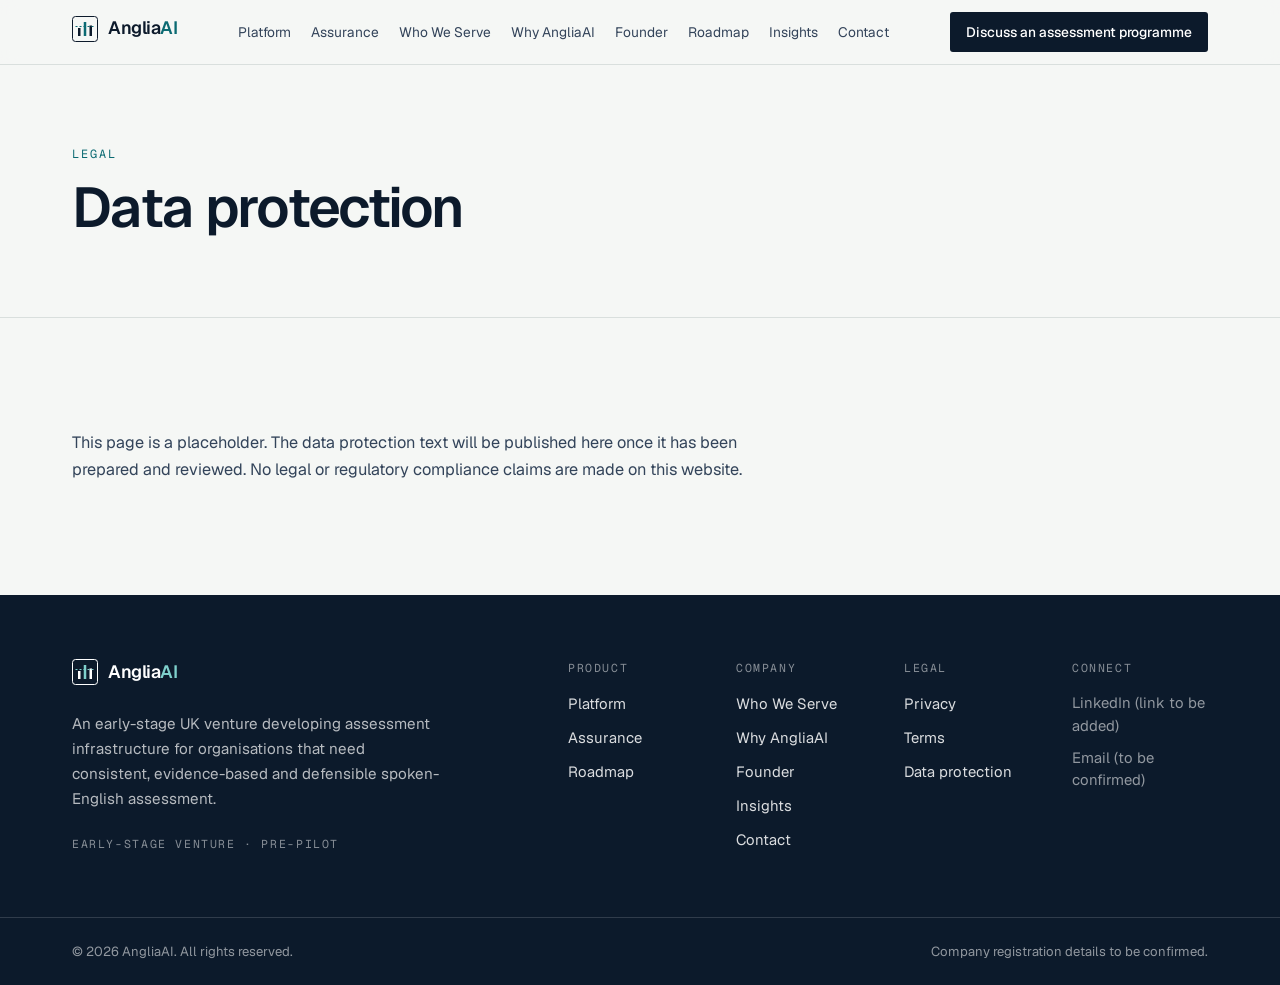
<file: data-protection.html>
<!doctype html>

<html class="__variable_8adcd2 __variable_46451f" lang="en-GB">
  <head>
    <meta charset="utf-8" />
    <meta content="width=device-width, initial-scale=1" name="viewport" />
    <meta content="#F5F7F5" name="theme-color" />
    <title>Data protection | AngliaAI</title>
    <meta
      content="AngliaAI is developing assessment infrastructure for organisations that need consistent, evidence-based and defensible spoken-English assessment."
      name="description"
    />
    <meta
      content="spoken English assessment,AI speaking assessment,English assessment technology,assessment assurance,examiner standardisation,automated speaking assessment,English assessment infrastructure,institutional English testing"
      name="keywords"
    />
    <meta content="noindex" name="robots" />
    <link href="https://www.example.com" rel="canonical" />
    <meta content="AngliaAI | Defensible Spoken-English Assessment Infrastructure" property="og:title" />
    <meta
      content="AngliaAI is developing assessment infrastructure for organisations that need consistent, evidence-based and defensible spoken-English assessment."
      property="og:description"
    />
    <meta content="https://www.example.com" property="og:url" />
    <meta content="AngliaAI" property="og:site_name" />
    <meta content="en_GB" property="og:locale" />
    <meta content="website" property="og:type" />
    <meta content="summary" name="twitter:card" />
    <meta content="AngliaAI | Defensible Spoken-English Assessment Infrastructure" name="twitter:title" />
    <meta
      content="AngliaAI is developing assessment infrastructure for organisations that need consistent, evidence-based and defensible spoken-English assessment."
      name="twitter:description"
    />
    <link href="images/icon.svg" rel="icon" sizes="any" type="image/svg+xml" />
    <link href="css/style.css" rel="stylesheet" />
    <script defer="" src="js/main.js"></script>
  </head>
  <body class="font-sans">
    <a
      class="sr-only focus:not-sr-only focus:fixed focus:left-4 focus:top-4 focus:z-[60] focus:rounded-[3px] focus:bg-ink focus:px-4 focus:py-2 focus:text-white"
      href="#main"
      >Skip to main content</a
    >
    <header class="sticky top-0 z-50 border-b border-rule bg-paper/90 backdrop-blur">
      <div class="container-x flex h-16 items-center justify-between gap-4">
        <a aria-label="AngliaAI home" class="shrink-0" href="index.html"
          ><span class="inline-flex items-center gap-2.5"
            ><svg aria-hidden="true" height="26" viewbox="0 0 26 26" width="26">
              <rect fill="none" height="25" rx="3" stroke="#0C1A2B" width="25" x="0.5" y="0.5"></rect>
              <rect fill="#0C1A2B" height="8" width="2.5" x="6" y="12"></rect>
              <rect fill="#0B6A72" height="14" width="2.5" x="11.75" y="6"></rect>
              <rect fill="#0C1A2B" height="10.5" width="2.5" x="17.5" y="9.5"></rect>
              <line stroke="#0B6A72" stroke-dasharray="2 2" x1="3.5" x2="22.5" y1="10.5" y2="10.5"></line></svg
            ><span class="text-[1.12rem] font-semibold tracking-tight" style="color: #0c1a2b"
              >Anglia<span style="color: #0b6a72">AI</span></span
            ></span
          ></a
        >
        <nav aria-label="Primary" class="hidden nav:block">
          <ul class="flex items-center gap-5">
            <li>
              <a class="border-b py-1 text-[0.86rem] transition-colors border-transparent text-ink-soft hover:text-ink" href="platform.html"
                >Platform</a
              >
            </li>
            <li>
              <a
                class="border-b py-1 text-[0.86rem] transition-colors border-transparent text-ink-soft hover:text-ink"
                href="assurance.html"
                >Assurance</a
              >
            </li>
            <li>
              <a
                class="border-b py-1 text-[0.86rem] transition-colors border-transparent text-ink-soft hover:text-ink"
                href="who-we-serve.html"
                >Who We Serve</a
              >
            </li>
            <li>
              <a
                class="border-b py-1 text-[0.86rem] transition-colors border-transparent text-ink-soft hover:text-ink"
                href="why-angliaai.html"
                >Why AngliaAI</a
              >
            </li>
            <li>
              <a class="border-b py-1 text-[0.86rem] transition-colors border-transparent text-ink-soft hover:text-ink" href="founder.html"
                >Founder</a
              >
            </li>
            <li>
              <a class="border-b py-1 text-[0.86rem] transition-colors border-transparent text-ink-soft hover:text-ink" href="roadmap.html"
                >Roadmap</a
              >
            </li>
            <li>
              <a class="border-b py-1 text-[0.86rem] transition-colors border-transparent text-ink-soft hover:text-ink" href="insights.html"
                >Insights</a
              >
            </li>
            <li>
              <a class="border-b py-1 text-[0.86rem] transition-colors border-transparent text-ink-soft hover:text-ink" href="contact.html"
                >Contact</a
              >
            </li>
          </ul>
        </nav>
        <div class="flex items-center gap-2">
          <a class="btn-primary hidden !min-h-[40px] !px-4 !py-2 !text-[0.86rem] sm:inline-flex" href="contact.html"
            >Discuss an assessment programme</a
          ><button
            aria-controls="mobile-menu"
            aria-expanded="false"
            aria-label="Open menu"
            class="inline-flex h-11 w-11 items-center justify-center rounded-[3px] border border-rule-strong nav:hidden"
            type="button"
          >
            <svg
              aria-hidden="true"
              class="lucide lucide-menu"
              fill="none"
              height="20"
              stroke="currentColor"
              stroke-linecap="round"
              stroke-linejoin="round"
              stroke-width="2"
              viewbox="0 0 24 24"
              width="20"
              xmlns="http://www.w3.org/2000/svg"
            >
              <line x1="4" x2="20" y1="12" y2="12"></line>
              <line x1="4" x2="20" y1="6" y2="6"></line>
              <line x1="4" x2="20" y1="18" y2="18"></line>
            </svg>
          </button>
        </div>
      </div>
      <nav aria-label="Mobile" class="border-t border-rule bg-paper nav:hidden" hidden="" id="mobile-menu">
        <ul class="container-x py-3">
          <li class="border-b border-rule last:border-0">
            <a class="flex min-h-[48px] items-center text-[1.02rem] text-ink" href="index.html">Home</a>
          </li>
          <li class="border-b border-rule last:border-0">
            <a class="flex min-h-[48px] items-center text-[1.02rem] text-ink" href="platform.html">Platform</a>
          </li>
          <li class="border-b border-rule last:border-0">
            <a class="flex min-h-[48px] items-center text-[1.02rem] text-ink" href="assurance.html">Assurance</a>
          </li>
          <li class="border-b border-rule last:border-0">
            <a class="flex min-h-[48px] items-center text-[1.02rem] text-ink" href="who-we-serve.html">Who We Serve</a>
          </li>
          <li class="border-b border-rule last:border-0">
            <a class="flex min-h-[48px] items-center text-[1.02rem] text-ink" href="why-angliaai.html">Why AngliaAI</a>
          </li>
          <li class="border-b border-rule last:border-0">
            <a class="flex min-h-[48px] items-center text-[1.02rem] text-ink" href="founder.html">Founder</a>
          </li>
          <li class="border-b border-rule last:border-0">
            <a class="flex min-h-[48px] items-center text-[1.02rem] text-ink" href="roadmap.html">Roadmap</a>
          </li>
          <li class="border-b border-rule last:border-0">
            <a class="flex min-h-[48px] items-center text-[1.02rem] text-ink" href="insights.html">Insights</a>
          </li>
          <li class="border-b border-rule last:border-0">
            <a class="flex min-h-[48px] items-center text-[1.02rem] text-ink" href="contact.html">Contact</a>
          </li>
          <li class="pb-2 pt-4"><a class="btn-primary w-full" href="contact.html">Discuss an assessment programme</a></li>
        </ul>
      </nav>
    </header>
    <main id="main">
      <section class="border-b border-rule">
        <div class="container-x py-14 sm:py-20">
          <div class="max-w-4xl">
            <p class="eyebrow">Legal</p>
            <h1 class="mt-4 font-semibold text-display text-ink">Data protection</h1>
          </div>
        </div>
      </section>
      <section class="container-x section">
        <p class="prose-body">
          This page is a placeholder. The data protection text will be published here once it has been prepared and reviewed. No legal or
          regulatory compliance claims are made on this website.
        </p>
      </section>
    </main>
    <footer class="bg-navy text-white">
      <div class="container-x grid gap-12 py-16 lg:grid-cols-[1.4fr_2fr]">
        <div>
          <a aria-label="AngliaAI home" href="index.html"
            ><span class="inline-flex items-center gap-2.5"
              ><svg aria-hidden="true" height="26" viewbox="0 0 26 26" width="26">
                <rect fill="none" height="25" rx="3" stroke="#FFFFFF" width="25" x="0.5" y="0.5"></rect>
                <rect fill="#FFFFFF" height="8" width="2.5" x="6" y="12"></rect>
                <rect fill="#7FD0CC" height="14" width="2.5" x="11.75" y="6"></rect>
                <rect fill="#FFFFFF" height="10.5" width="2.5" x="17.5" y="9.5"></rect>
                <line stroke="#7FD0CC" stroke-dasharray="2 2" x1="3.5" x2="22.5" y1="10.5" y2="10.5"></line></svg
              ><span class="text-[1.12rem] font-semibold tracking-tight" style="color: #ffffff"
                >Anglia<span style="color: #7fd0cc">AI</span></span
              ></span
            ></a
          >
          <p class="mt-5 max-w-sm text-[0.95rem] leading-relaxed text-white/70">
            An early-stage UK venture developing assessment infrastructure for organisations that need consistent, evidence-based and
            defensible spoken-English assessment.
          </p>
          <p class="mt-6 font-mono text-[0.72rem] uppercase tracking-[0.14em] text-white/50">Early-stage venture · pre-pilot</p>
        </div>
        <div class="grid grid-cols-2 gap-8 sm:grid-cols-4">
          <nav aria-label="Product">
            <h2 class="font-mono text-[0.72rem] uppercase tracking-[0.14em] text-white/50">Product</h2>
            <ul class="mt-4 space-y-2.5">
              <li><a class="text-[0.93rem] text-white/85 hover:text-white hover:underline" href="platform.html">Platform</a></li>
              <li><a class="text-[0.93rem] text-white/85 hover:text-white hover:underline" href="assurance.html">Assurance</a></li>
              <li><a class="text-[0.93rem] text-white/85 hover:text-white hover:underline" href="roadmap.html">Roadmap</a></li>
            </ul>
          </nav>
          <nav aria-label="Company">
            <h2 class="font-mono text-[0.72rem] uppercase tracking-[0.14em] text-white/50">Company</h2>
            <ul class="mt-4 space-y-2.5">
              <li><a class="text-[0.93rem] text-white/85 hover:text-white hover:underline" href="who-we-serve.html">Who We Serve</a></li>
              <li><a class="text-[0.93rem] text-white/85 hover:text-white hover:underline" href="why-angliaai.html">Why AngliaAI</a></li>
              <li><a class="text-[0.93rem] text-white/85 hover:text-white hover:underline" href="founder.html">Founder</a></li>
              <li><a class="text-[0.93rem] text-white/85 hover:text-white hover:underline" href="insights.html">Insights</a></li>
              <li><a class="text-[0.93rem] text-white/85 hover:text-white hover:underline" href="contact.html">Contact</a></li>
            </ul>
          </nav>
          <nav aria-label="Legal">
            <h2 class="font-mono text-[0.72rem] uppercase tracking-[0.14em] text-white/50">Legal</h2>
            <ul class="mt-4 space-y-2.5">
              <li><a class="text-[0.93rem] text-white/85 hover:text-white hover:underline" href="privacy.html">Privacy</a></li>
              <li><a class="text-[0.93rem] text-white/85 hover:text-white hover:underline" href="terms.html">Terms</a></li>
              <li>
                <a class="text-[0.93rem] text-white/85 hover:text-white hover:underline" href="data-protection.html">Data protection</a>
              </li>
            </ul>
          </nav>
          <div>
            <h2 class="font-mono text-[0.72rem] uppercase tracking-[0.14em] text-white/50">Connect</h2>
            <ul class="mt-4 space-y-2.5 text-[0.93rem] text-white/85">
              <li><span class="text-white/55">LinkedIn (link to be added)</span></li>
              <li><span class="text-white/55">Email (to be confirmed)</span></li>
            </ul>
          </div>
        </div>
      </div>
      <div class="border-t border-white/15">
        <div class="container-x flex flex-col gap-2 py-6 text-[0.82rem] text-white/55 sm:flex-row sm:justify-between">
          <p>© 2026 AngliaAI. All rights reserved.</p>
          <p>Company registration details to be confirmed.</p>
        </div>
      </div>
    </footer>
    <script type="application/ld+json">
      {
        "@context": "https://schema.org",
        "@type": "Organization",
        "name": "AngliaAI",
        "url": "https://www.example.com",
        "description": "AngliaAI is developing assessment infrastructure for organisations that need consistent, evidence-based and defensible spoken-English assessment."
      }
    </script>
  </body>
</html>
</file>
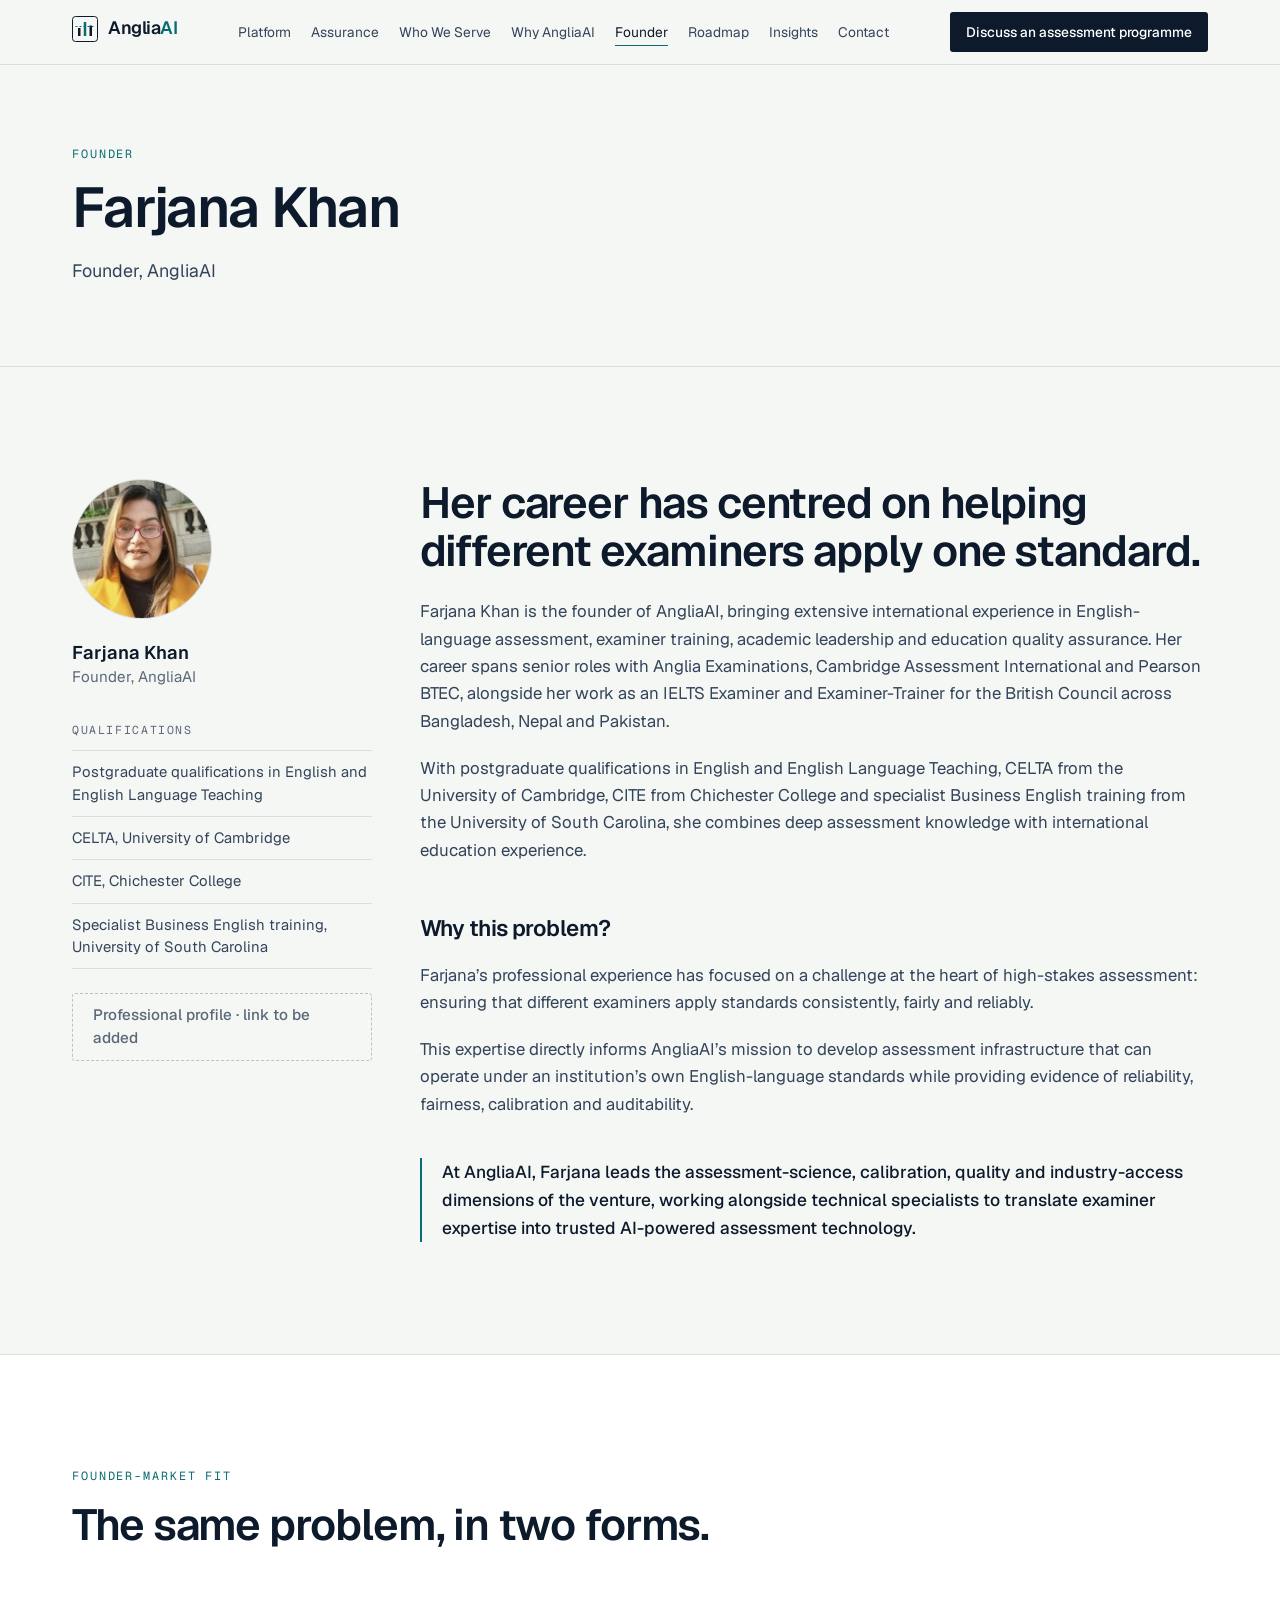
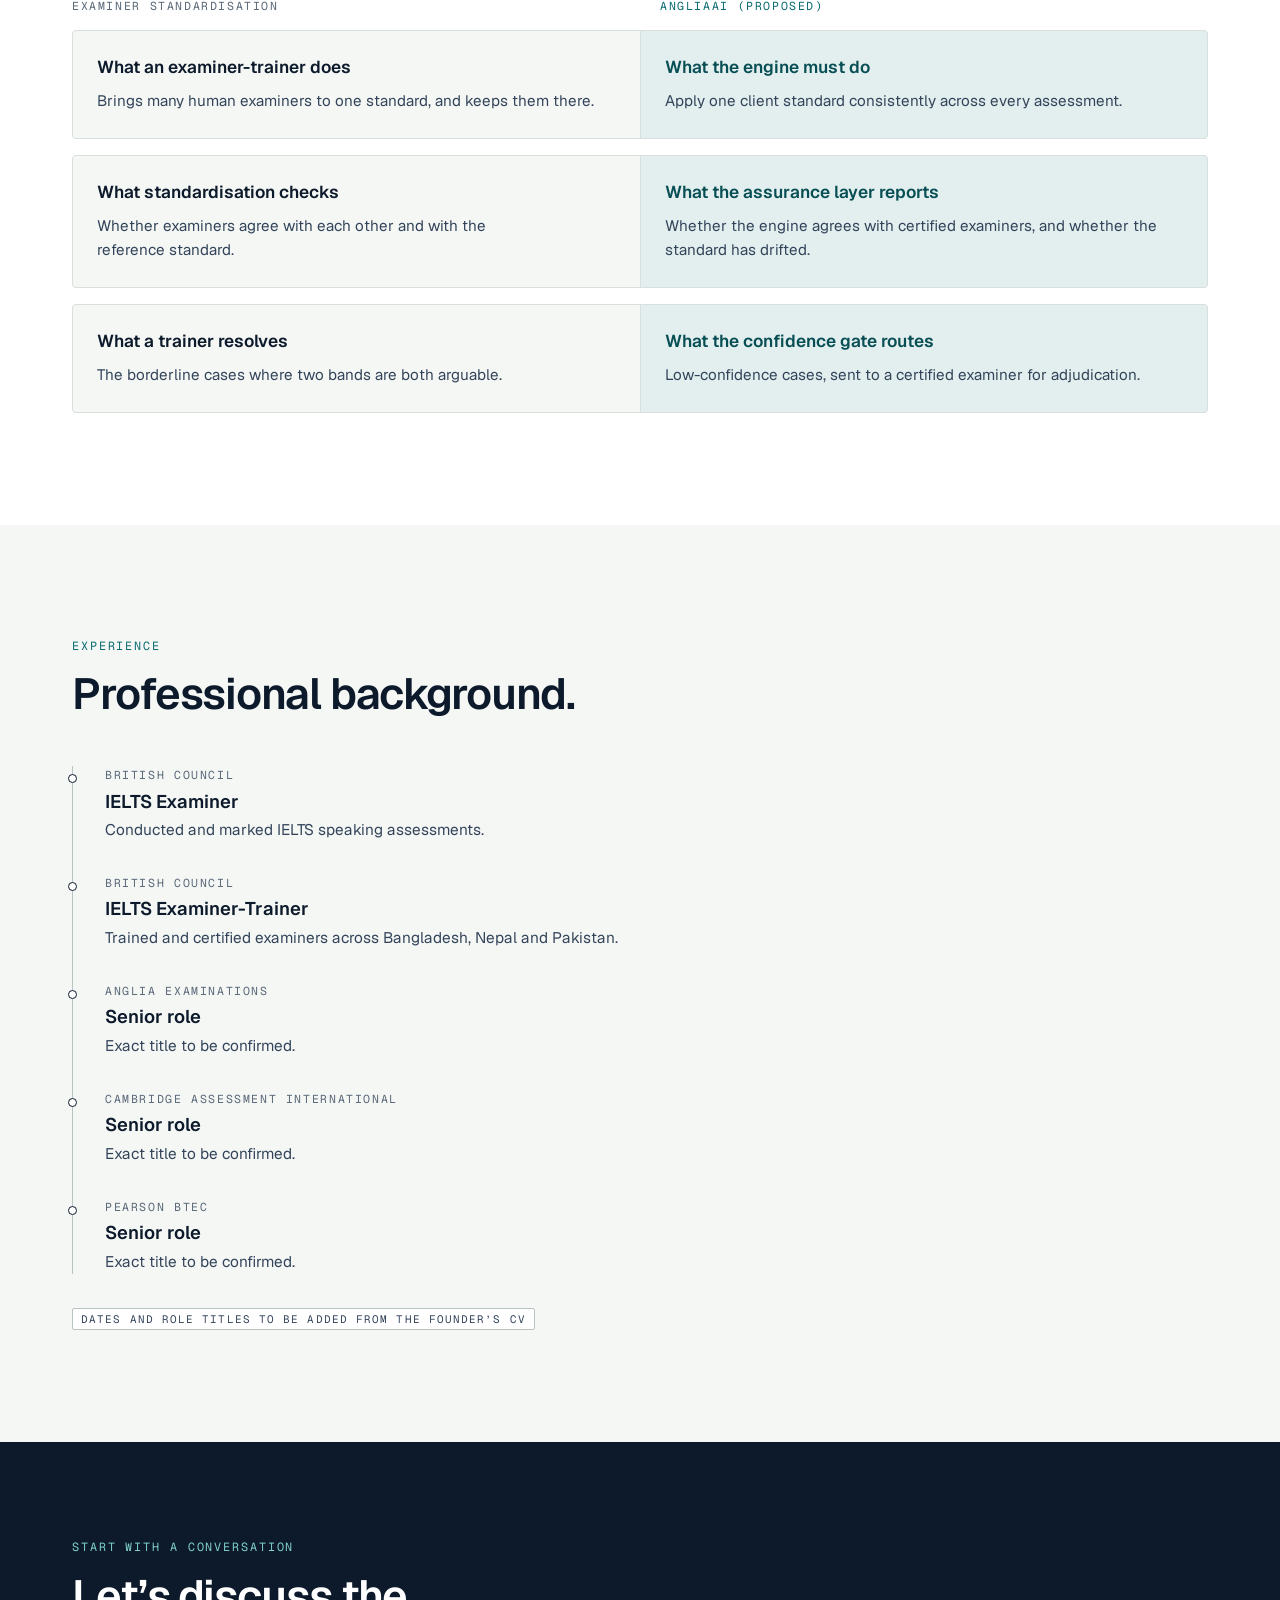
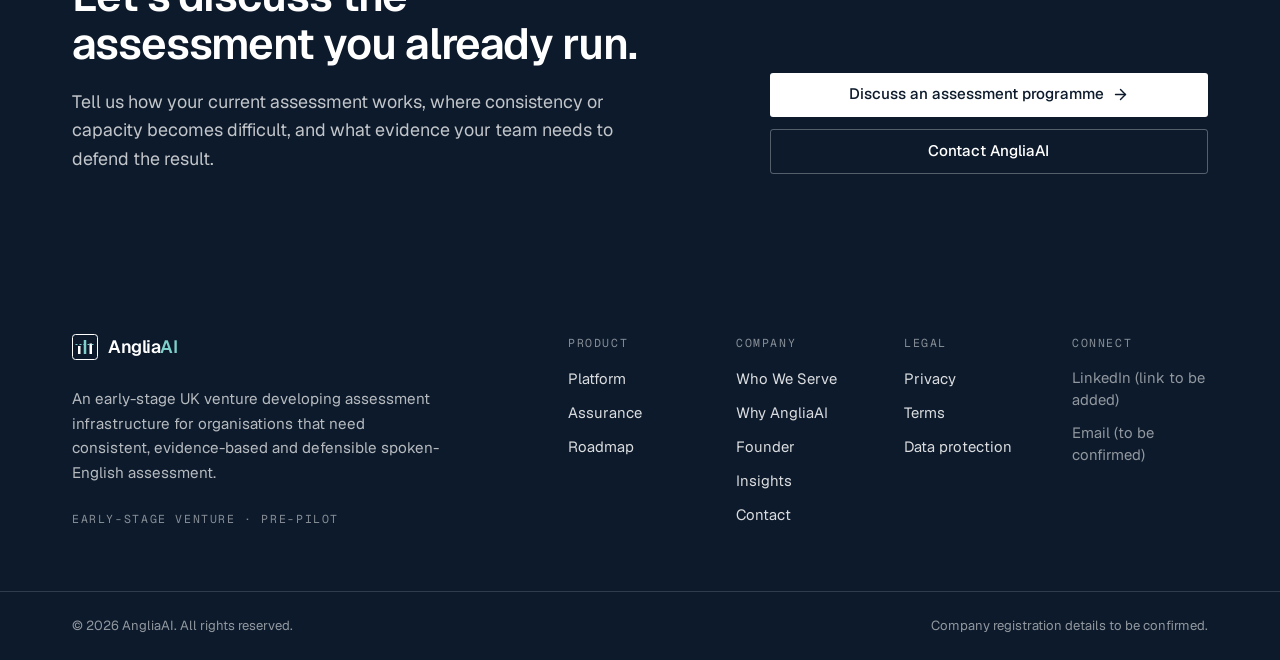
<file: founder.html>
<!doctype html>

<html class="__variable_8adcd2 __variable_46451f" lang="en-GB">
  <head>
    <meta charset="utf-8" />
    <meta content="width=device-width, initial-scale=1" name="viewport" />
    <meta content="#F5F7F5" name="theme-color" />
    <title>Founder | AngliaAI</title>
    <meta
      content="Farjana Khan, founder of AngliaAI, with international experience in English-language assessment, examiner training and education quality assurance."
      name="description"
    />
    <meta
      content="spoken English assessment,AI speaking assessment,English assessment technology,assessment assurance,examiner standardisation,automated speaking assessment,English assessment infrastructure,institutional English testing"
      name="keywords"
    />
    <link href="https://www.example.com/founder" rel="canonical" />
    <meta content="AngliaAI | Defensible Spoken-English Assessment Infrastructure" property="og:title" />
    <meta
      content="AngliaAI is developing assessment infrastructure for organisations that need consistent, evidence-based and defensible spoken-English assessment."
      property="og:description"
    />
    <meta content="https://www.example.com" property="og:url" />
    <meta content="AngliaAI" property="og:site_name" />
    <meta content="en_GB" property="og:locale" />
    <meta content="website" property="og:type" />
    <meta content="summary" name="twitter:card" />
    <meta content="AngliaAI | Defensible Spoken-English Assessment Infrastructure" name="twitter:title" />
    <meta
      content="AngliaAI is developing assessment infrastructure for organisations that need consistent, evidence-based and defensible spoken-English assessment."
      name="twitter:description"
    />
    <link href="images/icon.svg" rel="icon" sizes="any" type="image/svg+xml" />
    <link href="css/style.css" rel="stylesheet" />
    <script defer="" src="js/main.js"></script>
  </head>
  <body class="font-sans">
    <a
      class="sr-only focus:not-sr-only focus:fixed focus:left-4 focus:top-4 focus:z-[60] focus:rounded-[3px] focus:bg-ink focus:px-4 focus:py-2 focus:text-white"
      href="#main"
      >Skip to main content</a
    >
    <header class="sticky top-0 z-50 border-b border-rule bg-paper/90 backdrop-blur">
      <div class="container-x flex h-16 items-center justify-between gap-4">
        <a aria-label="AngliaAI home" class="shrink-0" href="index.html"
          ><span class="inline-flex items-center gap-2.5"
            ><svg aria-hidden="true" height="26" viewbox="0 0 26 26" width="26">
              <rect fill="none" height="25" rx="3" stroke="#0C1A2B" width="25" x="0.5" y="0.5"></rect>
              <rect fill="#0C1A2B" height="8" width="2.5" x="6" y="12"></rect>
              <rect fill="#0B6A72" height="14" width="2.5" x="11.75" y="6"></rect>
              <rect fill="#0C1A2B" height="10.5" width="2.5" x="17.5" y="9.5"></rect>
              <line stroke="#0B6A72" stroke-dasharray="2 2" x1="3.5" x2="22.5" y1="10.5" y2="10.5"></line></svg
            ><span class="text-[1.12rem] font-semibold tracking-tight" style="color: #0c1a2b"
              >Anglia<span style="color: #0b6a72">AI</span></span
            ></span
          ></a
        >
        <nav aria-label="Primary" class="hidden nav:block">
          <ul class="flex items-center gap-5">
            <li>
              <a class="border-b py-1 text-[0.86rem] transition-colors border-transparent text-ink-soft hover:text-ink" href="platform.html"
                >Platform</a
              >
            </li>
            <li>
              <a
                class="border-b py-1 text-[0.86rem] transition-colors border-transparent text-ink-soft hover:text-ink"
                href="assurance.html"
                >Assurance</a
              >
            </li>
            <li>
              <a
                class="border-b py-1 text-[0.86rem] transition-colors border-transparent text-ink-soft hover:text-ink"
                href="who-we-serve.html"
                >Who We Serve</a
              >
            </li>
            <li>
              <a
                class="border-b py-1 text-[0.86rem] transition-colors border-transparent text-ink-soft hover:text-ink"
                href="why-angliaai.html"
                >Why AngliaAI</a
              >
            </li>
            <li>
              <a aria-current="page" class="border-b py-1 text-[0.86rem] transition-colors border-accent text-ink" href="founder.html"
                >Founder</a
              >
            </li>
            <li>
              <a class="border-b py-1 text-[0.86rem] transition-colors border-transparent text-ink-soft hover:text-ink" href="roadmap.html"
                >Roadmap</a
              >
            </li>
            <li>
              <a class="border-b py-1 text-[0.86rem] transition-colors border-transparent text-ink-soft hover:text-ink" href="insights.html"
                >Insights</a
              >
            </li>
            <li>
              <a class="border-b py-1 text-[0.86rem] transition-colors border-transparent text-ink-soft hover:text-ink" href="contact.html"
                >Contact</a
              >
            </li>
          </ul>
        </nav>
        <div class="flex items-center gap-2">
          <a class="btn-primary hidden !min-h-[40px] !px-4 !py-2 !text-[0.86rem] sm:inline-flex" href="contact.html"
            >Discuss an assessment programme</a
          ><button
            aria-controls="mobile-menu"
            aria-expanded="false"
            aria-label="Open menu"
            class="inline-flex h-11 w-11 items-center justify-center rounded-[3px] border border-rule-strong nav:hidden"
            type="button"
          >
            <svg
              aria-hidden="true"
              class="lucide lucide-menu"
              fill="none"
              height="20"
              stroke="currentColor"
              stroke-linecap="round"
              stroke-linejoin="round"
              stroke-width="2"
              viewbox="0 0 24 24"
              width="20"
              xmlns="http://www.w3.org/2000/svg"
            >
              <line x1="4" x2="20" y1="12" y2="12"></line>
              <line x1="4" x2="20" y1="6" y2="6"></line>
              <line x1="4" x2="20" y1="18" y2="18"></line>
            </svg>
          </button>
        </div>
      </div>
      <nav aria-label="Mobile" class="border-t border-rule bg-paper nav:hidden" hidden="" id="mobile-menu">
        <ul class="container-x py-3">
          <li class="border-b border-rule last:border-0">
            <a class="flex min-h-[48px] items-center text-[1.02rem] text-ink" href="index.html">Home</a>
          </li>
          <li class="border-b border-rule last:border-0">
            <a class="flex min-h-[48px] items-center text-[1.02rem] text-ink" href="platform.html">Platform</a>
          </li>
          <li class="border-b border-rule last:border-0">
            <a class="flex min-h-[48px] items-center text-[1.02rem] text-ink" href="assurance.html">Assurance</a>
          </li>
          <li class="border-b border-rule last:border-0">
            <a class="flex min-h-[48px] items-center text-[1.02rem] text-ink" href="who-we-serve.html">Who We Serve</a>
          </li>
          <li class="border-b border-rule last:border-0">
            <a class="flex min-h-[48px] items-center text-[1.02rem] text-ink" href="why-angliaai.html">Why AngliaAI</a>
          </li>
          <li class="border-b border-rule last:border-0">
            <a aria-current="page" class="flex min-h-[48px] items-center text-[1.02rem] text-ink" href="founder.html">Founder</a>
          </li>
          <li class="border-b border-rule last:border-0">
            <a class="flex min-h-[48px] items-center text-[1.02rem] text-ink" href="roadmap.html">Roadmap</a>
          </li>
          <li class="border-b border-rule last:border-0">
            <a class="flex min-h-[48px] items-center text-[1.02rem] text-ink" href="insights.html">Insights</a>
          </li>
          <li class="border-b border-rule last:border-0">
            <a class="flex min-h-[48px] items-center text-[1.02rem] text-ink" href="contact.html">Contact</a>
          </li>
          <li class="pb-2 pt-4"><a class="btn-primary w-full" href="contact.html">Discuss an assessment programme</a></li>
        </ul>
      </nav>
    </header>
    <main id="main">
      <section class="border-b border-rule">
        <div class="container-x py-14 sm:py-20">
          <div class="max-w-4xl">
            <p class="eyebrow">Founder</p>
            <h1 class="mt-4 font-semibold text-display text-ink">Farjana Khan</h1>
            <div class="mt-5 text-lead text-ink-soft"><p>Founder, AngliaAI</p></div>
          </div>
        </div>
      </section>
      <section class="container-x section">
        <div class="grid gap-12 lg:grid-cols-[minmax(0,300px)_1fr]">
          <div>
            <img
              alt="Portrait of Farjana Khan, founder of AngliaAI"
              class="h-[140px] w-[140px] rounded-full border border-rule object-cover"
              height="143"
              src="images/founder-farjana-khan.jpg"
              width="140"
            />
            <p class="mt-5 text-[1.15rem] font-semibold">Farjana Khan</p>
            <p class="text-[0.95rem] text-ink-muted">Founder, AngliaAI</p>
            <h2 class="label mt-8">Qualifications</h2>
            <ul class="mt-3 divide-y divide-rule border-y border-rule text-[0.93rem] text-ink-soft">
              <li class="py-2.5">Postgraduate qualifications in English and English Language Teaching</li>
              <li class="py-2.5">CELTA, University of Cambridge</li>
              <li class="py-2.5">CITE, Chichester College</li>
              <li class="py-2.5">Specialist Business English training, University of South Carolina</li>
            </ul>
            <div class="mt-6">
              <span aria-disabled="true" class="btn cursor-not-allowed border border-dashed border-rule-strong text-ink-muted"
                >Professional profile · link to be added</span
              >
            </div>
          </div>
          <div>
            <h2 class="text-h2 font-semibold">Her career has centred on helping different examiners apply one standard.</h2>
            <div class="mt-6 space-y-5 text-[1.05rem] leading-relaxed text-ink-soft">
              <p>
                Farjana Khan is the founder of AngliaAI, bringing extensive international experience in English-language assessment,
                examiner training, academic leadership and education quality assurance. Her career spans senior roles with Anglia
                Examinations, Cambridge Assessment International and Pearson BTEC, alongside her work as an IELTS Examiner and
                Examiner-Trainer for the British Council across Bangladesh, Nepal and Pakistan.
              </p>
              <p>
                With postgraduate qualifications in English and English Language Teaching, CELTA from the University of Cambridge, CITE from
                Chichester College and specialist Business English training from the University of South Carolina, she combines deep
                assessment knowledge with international education experience.
              </p>
            </div>
            <h3 class="mt-12 text-[1.4rem] font-semibold tracking-tight">Why this problem?</h3>
            <div class="mt-4 space-y-5 text-[1.05rem] leading-relaxed text-ink-soft">
              <p>
                Farjana’s professional experience has focused on a challenge at the heart of high-stakes assessment: ensuring that different
                examiners apply standards consistently, fairly and reliably.
              </p>
              <p>
                This expertise directly informs AngliaAI’s mission to develop assessment infrastructure that can operate under an
                institution’s own English-language standards while providing evidence of reliability, fairness, calibration and
                auditability.
              </p>
            </div>
            <p class="mt-10 border-l-2 border-accent pl-5 text-[1.08rem] font-medium leading-relaxed text-ink">
              At AngliaAI, Farjana leads the assessment-science, calibration, quality and industry-access dimensions of the venture, working
              alongside technical specialists to translate examiner expertise into trusted AI-powered assessment technology.
            </p>
          </div>
        </div>
      </section>
      <section aria-labelledby="fit" class="section section-rule bg-surface">
        <div class="container-x">
          <div class="max-w-3xl">
            <p class="eyebrow">Founder-market fit</p>
            <h2 class="mt-4 font-semibold text-h2 text-ink"><span id="fit">The same problem, in two forms.</span></h2>
          </div>
          <div class="mt-12 space-y-4">
            <div class="hidden grid-cols-2 gap-10 md:grid">
              <p class="label">Examiner standardisation</p>
              <p class="label !text-accent">AngliaAI (proposed)</p>
            </div>
            <div class="grid gap-px overflow-hidden rounded-[4px] border border-rule bg-rule md:grid-cols-2">
              <div class="bg-paper p-6">
                <p class="label md:hidden">Examiner standardisation</p>
                <h3 class="mt-1 text-[1.08rem] font-semibold md:mt-0">What an examiner-trainer does</h3>
                <p class="mt-2 text-[0.95rem] leading-relaxed text-ink-soft">
                  Brings many human examiners to one standard, and keeps them there.
                </p>
              </div>
              <div class="bg-accent-soft p-6">
                <p class="label !text-accent md:hidden">AngliaAI (proposed)</p>
                <h3 class="mt-1 text-[1.08rem] font-semibold text-accent-deep md:mt-0">What the engine must do</h3>
                <p class="mt-2 text-[0.95rem] leading-relaxed text-ink-soft">
                  Apply one client standard consistently across every assessment.
                </p>
              </div>
            </div>
            <div class="grid gap-px overflow-hidden rounded-[4px] border border-rule bg-rule md:grid-cols-2">
              <div class="bg-paper p-6">
                <p class="label md:hidden">Examiner standardisation</p>
                <h3 class="mt-1 text-[1.08rem] font-semibold md:mt-0">What standardisation checks</h3>
                <p class="mt-2 text-[0.95rem] leading-relaxed text-ink-soft">
                  Whether examiners agree with each other and with the reference standard.
                </p>
              </div>
              <div class="bg-accent-soft p-6">
                <p class="label !text-accent md:hidden">AngliaAI (proposed)</p>
                <h3 class="mt-1 text-[1.08rem] font-semibold text-accent-deep md:mt-0">What the assurance layer reports</h3>
                <p class="mt-2 text-[0.95rem] leading-relaxed text-ink-soft">
                  Whether the engine agrees with certified examiners, and whether the standard has drifted.
                </p>
              </div>
            </div>
            <div class="grid gap-px overflow-hidden rounded-[4px] border border-rule bg-rule md:grid-cols-2">
              <div class="bg-paper p-6">
                <p class="label md:hidden">Examiner standardisation</p>
                <h3 class="mt-1 text-[1.08rem] font-semibold md:mt-0">What a trainer resolves</h3>
                <p class="mt-2 text-[0.95rem] leading-relaxed text-ink-soft">The borderline cases where two bands are both arguable.</p>
              </div>
              <div class="bg-accent-soft p-6">
                <p class="label !text-accent md:hidden">AngliaAI (proposed)</p>
                <h3 class="mt-1 text-[1.08rem] font-semibold text-accent-deep md:mt-0">What the confidence gate routes</h3>
                <p class="mt-2 text-[0.95rem] leading-relaxed text-ink-soft">
                  Low-confidence cases, sent to a certified examiner for adjudication.
                </p>
              </div>
            </div>
          </div>
        </div>
      </section>
      <section aria-labelledby="exp" class="container-x section">
        <div class="max-w-3xl">
          <p class="eyebrow">Experience</p>
          <h2 class="mt-4 font-semibold text-h2 text-ink"><span id="exp">Professional background.</span></h2>
        </div>
        <ol class="mt-12 border-l border-rule-strong">
          <li class="relative pb-8 pl-8 last:pb-0">
            <span aria-hidden="true" class="absolute -left-[5px] top-2 h-[9px] w-[9px] rounded-full border border-ink bg-surface"></span>
            <p class="label">British Council</p>
            <h3 class="mt-1 text-[1.15rem] font-semibold">IELTS Examiner</h3>
            <p class="mt-1 text-[0.96rem] text-ink-soft">Conducted and marked IELTS speaking assessments.</p>
          </li>
          <li class="relative pb-8 pl-8 last:pb-0">
            <span aria-hidden="true" class="absolute -left-[5px] top-2 h-[9px] w-[9px] rounded-full border border-ink bg-surface"></span>
            <p class="label">British Council</p>
            <h3 class="mt-1 text-[1.15rem] font-semibold">IELTS Examiner-Trainer</h3>
            <p class="mt-1 text-[0.96rem] text-ink-soft">Trained and certified examiners across Bangladesh, Nepal and Pakistan.</p>
          </li>
          <li class="relative pb-8 pl-8 last:pb-0">
            <span aria-hidden="true" class="absolute -left-[5px] top-2 h-[9px] w-[9px] rounded-full border border-ink bg-surface"></span>
            <p class="label">Anglia Examinations</p>
            <h3 class="mt-1 text-[1.15rem] font-semibold">Senior role</h3>
            <p class="mt-1 text-[0.96rem] text-ink-soft">Exact title to be confirmed.</p>
          </li>
          <li class="relative pb-8 pl-8 last:pb-0">
            <span aria-hidden="true" class="absolute -left-[5px] top-2 h-[9px] w-[9px] rounded-full border border-ink bg-surface"></span>
            <p class="label">Cambridge Assessment International</p>
            <h3 class="mt-1 text-[1.15rem] font-semibold">Senior role</h3>
            <p class="mt-1 text-[0.96rem] text-ink-soft">Exact title to be confirmed.</p>
          </li>
          <li class="relative pb-8 pl-8 last:pb-0">
            <span aria-hidden="true" class="absolute -left-[5px] top-2 h-[9px] w-[9px] rounded-full border border-ink bg-surface"></span>
            <p class="label">Pearson BTEC</p>
            <h3 class="mt-1 text-[1.15rem] font-semibold">Senior role</h3>
            <p class="mt-1 text-[0.96rem] text-ink-soft">Exact title to be confirmed.</p>
          </li>
        </ol>
        <div class="mt-8">
          <span
            class="inline-flex items-center rounded-[2px] border px-2 py-0.5 font-mono text-[0.68rem] uppercase tracking-[0.1em] border-rule-strong bg-surface text-ink-soft"
            >Dates and role titles to be added from the founder’s CV</span
          >
        </div>
      </section>
      <section aria-labelledby="cta-title" class="bg-navy">
        <div class="container-x grid gap-10 py-20 lg:grid-cols-[1.5fr_1fr] lg:items-end lg:py-24">
          <div>
            <p class="eyebrow !text-[#7FD0CC]">Start with a conversation</p>
            <h2 class="mt-4 max-w-2xl text-h2 font-semibold text-white" id="cta-title">Let’s discuss the assessment you already run.</h2>
            <p class="mt-5 max-w-xl text-lead text-white/75">
              Tell us how your current assessment works, where consistency or capacity becomes difficult, and what evidence your team needs
              to defend the result.
            </p>
          </div>
          <div class="flex flex-col gap-3 sm:flex-row lg:flex-col lg:items-stretch">
            <a class="btn-on-dark" href="contact.html"
              >Discuss an assessment programme
              <svg
                aria-hidden="true"
                class="lucide lucide-arrow-right"
                fill="none"
                height="17"
                stroke="currentColor"
                stroke-linecap="round"
                stroke-linejoin="round"
                stroke-width="2"
                viewbox="0 0 24 24"
                width="17"
                xmlns="http://www.w3.org/2000/svg"
              >
                <path d="M5 12h14"></path>
                <path d="m12 5 7 7-7 7"></path></svg></a
            ><a class="btn-ghost-dark" href="contact.html#details">Contact AngliaAI</a>
          </div>
        </div>
      </section>
    </main>
    <footer class="bg-navy text-white">
      <div class="container-x grid gap-12 py-16 lg:grid-cols-[1.4fr_2fr]">
        <div>
          <a aria-label="AngliaAI home" href="index.html"
            ><span class="inline-flex items-center gap-2.5"
              ><svg aria-hidden="true" height="26" viewbox="0 0 26 26" width="26">
                <rect fill="none" height="25" rx="3" stroke="#FFFFFF" width="25" x="0.5" y="0.5"></rect>
                <rect fill="#FFFFFF" height="8" width="2.5" x="6" y="12"></rect>
                <rect fill="#7FD0CC" height="14" width="2.5" x="11.75" y="6"></rect>
                <rect fill="#FFFFFF" height="10.5" width="2.5" x="17.5" y="9.5"></rect>
                <line stroke="#7FD0CC" stroke-dasharray="2 2" x1="3.5" x2="22.5" y1="10.5" y2="10.5"></line></svg
              ><span class="text-[1.12rem] font-semibold tracking-tight" style="color: #ffffff"
                >Anglia<span style="color: #7fd0cc">AI</span></span
              ></span
            ></a
          >
          <p class="mt-5 max-w-sm text-[0.95rem] leading-relaxed text-white/70">
            An early-stage UK venture developing assessment infrastructure for organisations that need consistent, evidence-based and
            defensible spoken-English assessment.
          </p>
          <p class="mt-6 font-mono text-[0.72rem] uppercase tracking-[0.14em] text-white/50">Early-stage venture · pre-pilot</p>
        </div>
        <div class="grid grid-cols-2 gap-8 sm:grid-cols-4">
          <nav aria-label="Product">
            <h2 class="font-mono text-[0.72rem] uppercase tracking-[0.14em] text-white/50">Product</h2>
            <ul class="mt-4 space-y-2.5">
              <li><a class="text-[0.93rem] text-white/85 hover:text-white hover:underline" href="platform.html">Platform</a></li>
              <li><a class="text-[0.93rem] text-white/85 hover:text-white hover:underline" href="assurance.html">Assurance</a></li>
              <li><a class="text-[0.93rem] text-white/85 hover:text-white hover:underline" href="roadmap.html">Roadmap</a></li>
            </ul>
          </nav>
          <nav aria-label="Company">
            <h2 class="font-mono text-[0.72rem] uppercase tracking-[0.14em] text-white/50">Company</h2>
            <ul class="mt-4 space-y-2.5">
              <li><a class="text-[0.93rem] text-white/85 hover:text-white hover:underline" href="who-we-serve.html">Who We Serve</a></li>
              <li><a class="text-[0.93rem] text-white/85 hover:text-white hover:underline" href="why-angliaai.html">Why AngliaAI</a></li>
              <li><a class="text-[0.93rem] text-white/85 hover:text-white hover:underline" href="founder.html">Founder</a></li>
              <li><a class="text-[0.93rem] text-white/85 hover:text-white hover:underline" href="insights.html">Insights</a></li>
              <li><a class="text-[0.93rem] text-white/85 hover:text-white hover:underline" href="contact.html">Contact</a></li>
            </ul>
          </nav>
          <nav aria-label="Legal">
            <h2 class="font-mono text-[0.72rem] uppercase tracking-[0.14em] text-white/50">Legal</h2>
            <ul class="mt-4 space-y-2.5">
              <li><a class="text-[0.93rem] text-white/85 hover:text-white hover:underline" href="privacy.html">Privacy</a></li>
              <li><a class="text-[0.93rem] text-white/85 hover:text-white hover:underline" href="terms.html">Terms</a></li>
              <li>
                <a class="text-[0.93rem] text-white/85 hover:text-white hover:underline" href="data-protection.html">Data protection</a>
              </li>
            </ul>
          </nav>
          <div>
            <h2 class="font-mono text-[0.72rem] uppercase tracking-[0.14em] text-white/50">Connect</h2>
            <ul class="mt-4 space-y-2.5 text-[0.93rem] text-white/85">
              <li><span class="text-white/55">LinkedIn (link to be added)</span></li>
              <li><span class="text-white/55">Email (to be confirmed)</span></li>
            </ul>
          </div>
        </div>
      </div>
      <div class="border-t border-white/15">
        <div class="container-x flex flex-col gap-2 py-6 text-[0.82rem] text-white/55 sm:flex-row sm:justify-between">
          <p>© 2026 AngliaAI. All rights reserved.</p>
          <p>Company registration details to be confirmed.</p>
        </div>
      </div>
    </footer>
    <script type="application/ld+json">
      {
        "@context": "https://schema.org",
        "@type": "Organization",
        "name": "AngliaAI",
        "url": "https://www.example.com",
        "description": "AngliaAI is developing assessment infrastructure for organisations that need consistent, evidence-based and defensible spoken-English assessment."
      }
    </script>
  </body>
</html>
</file>
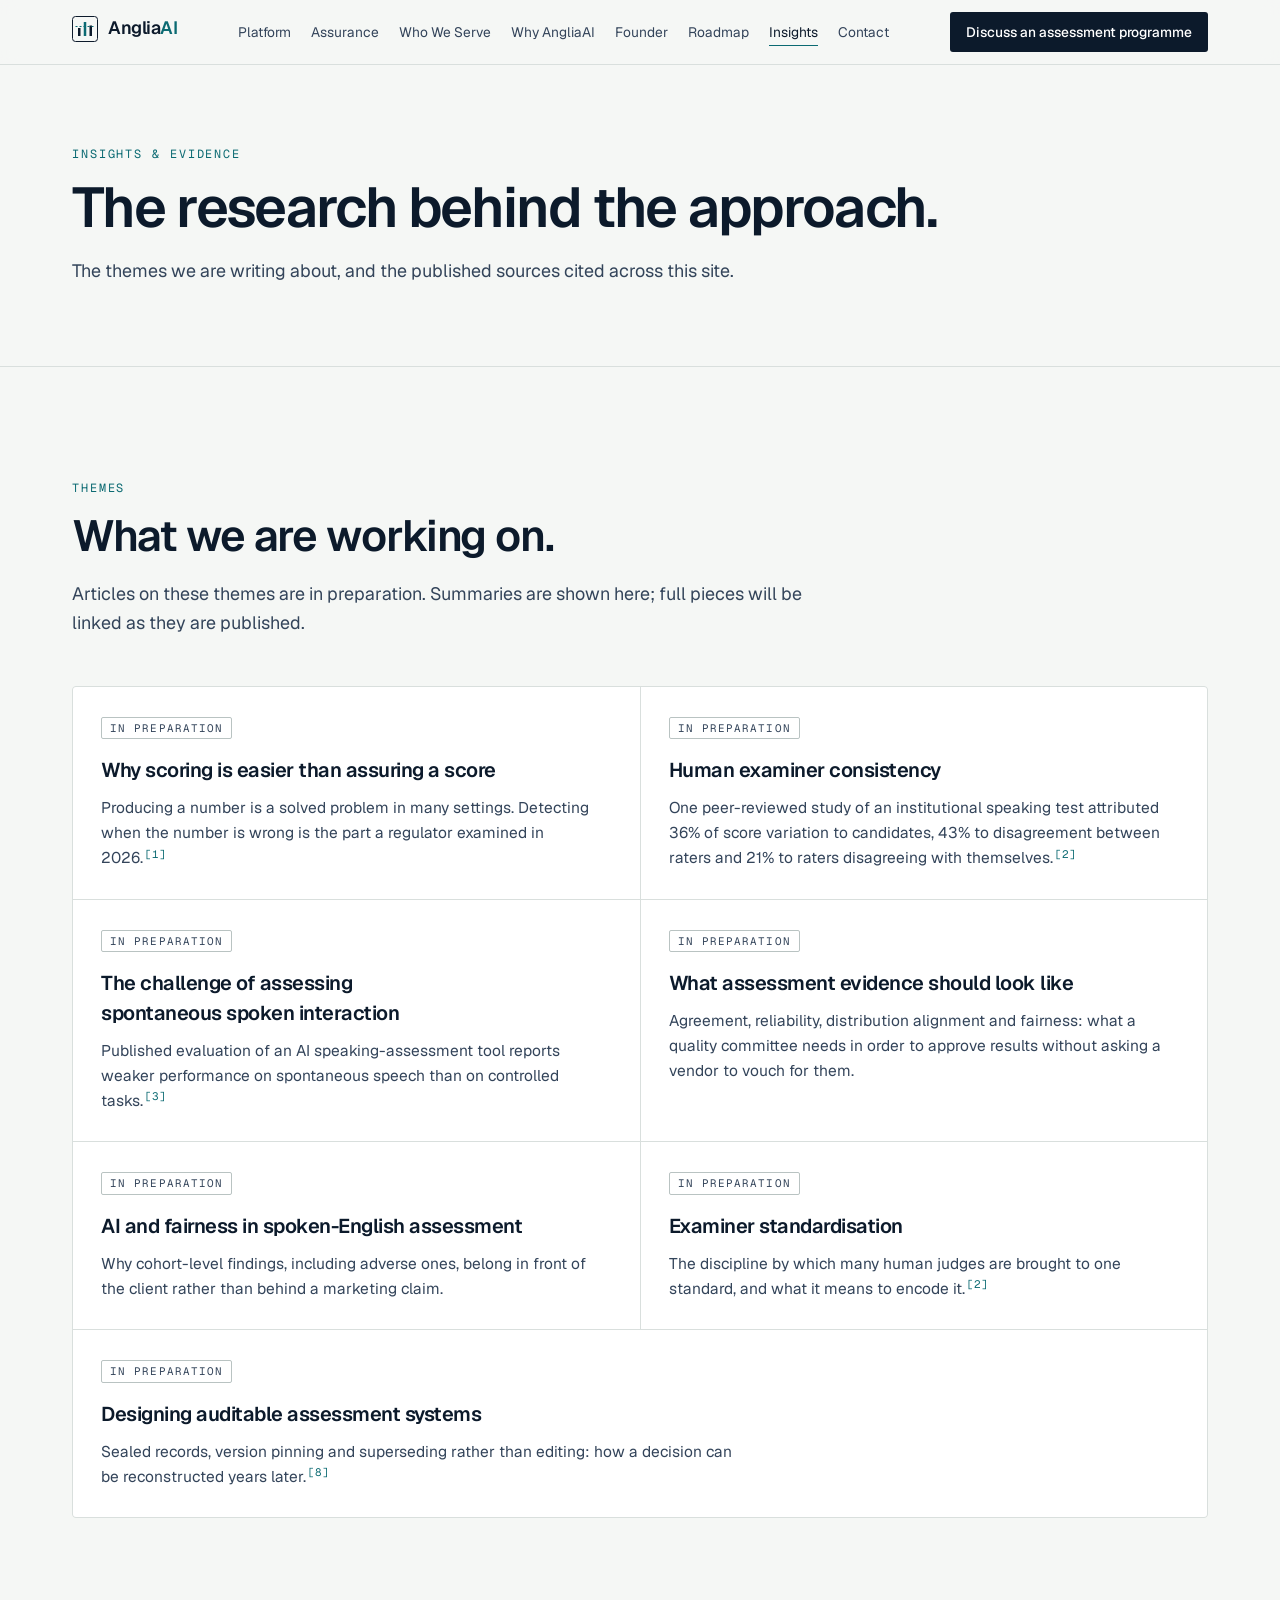
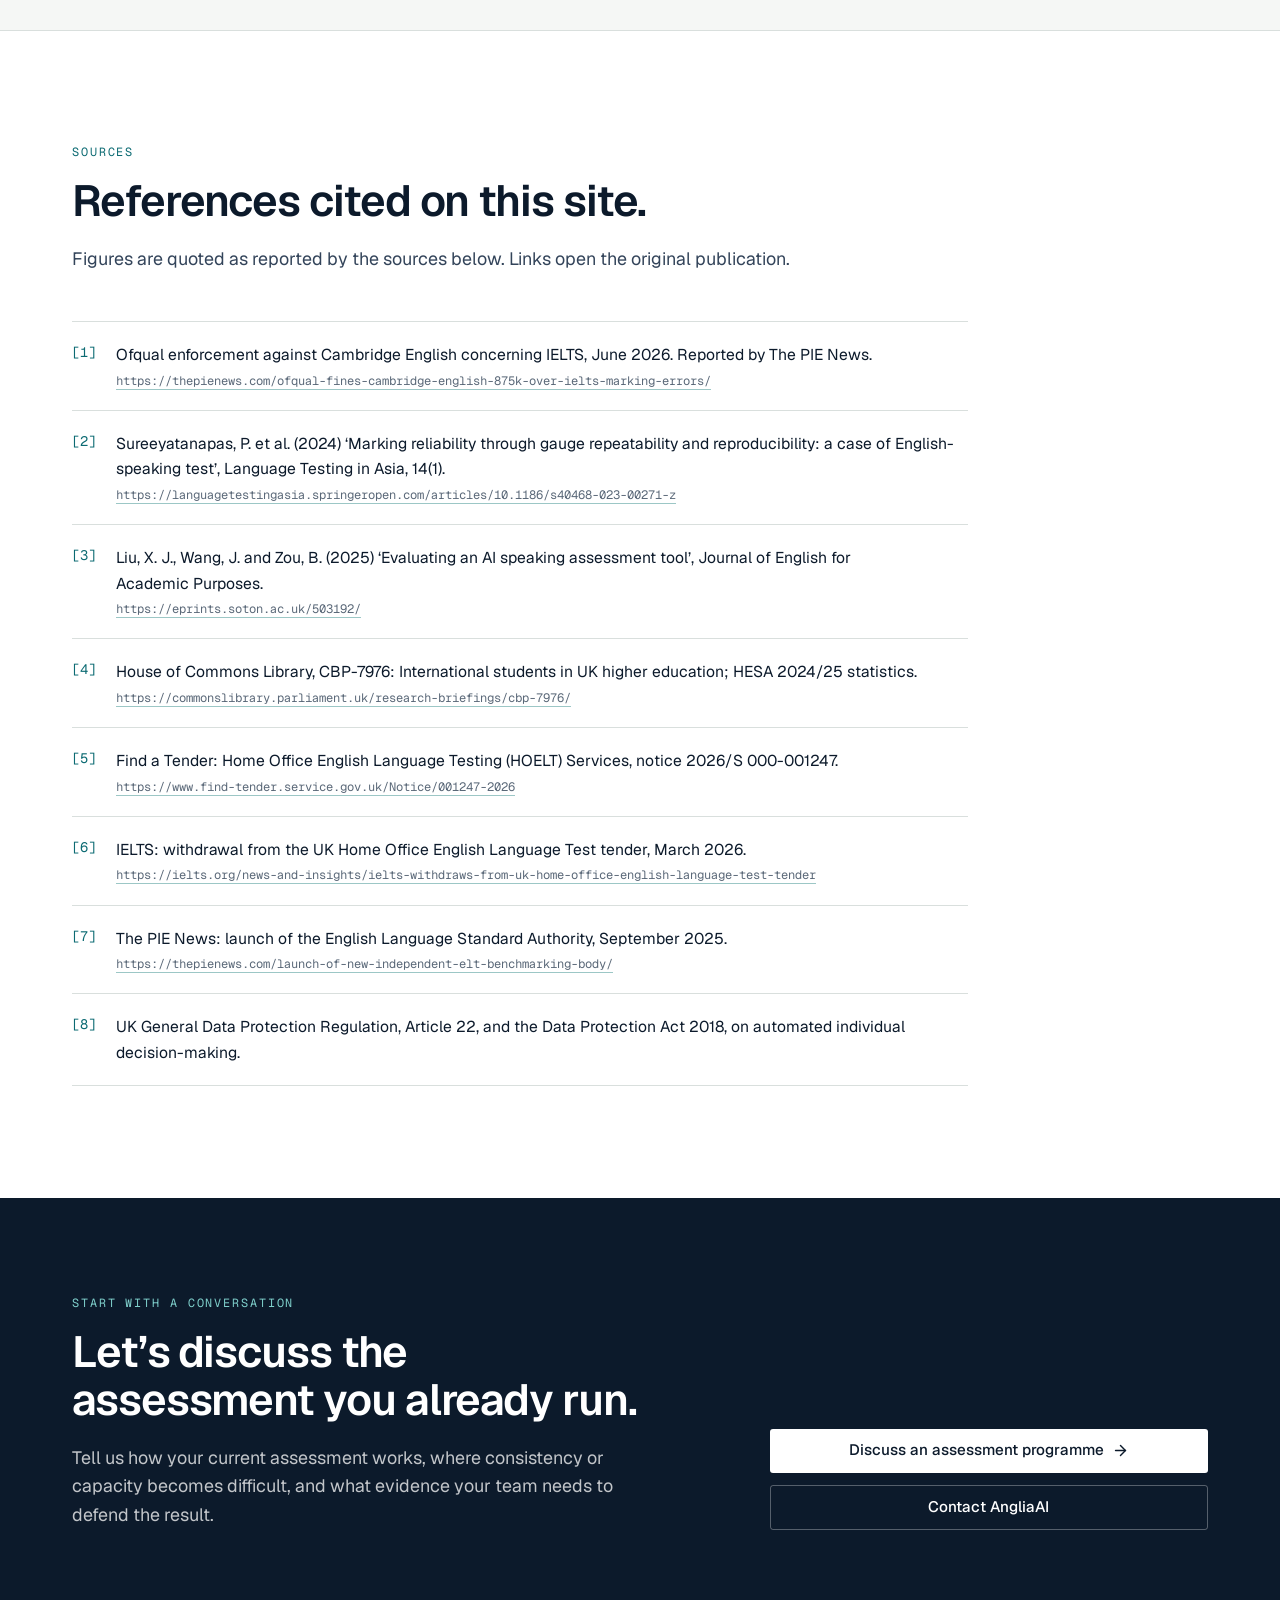
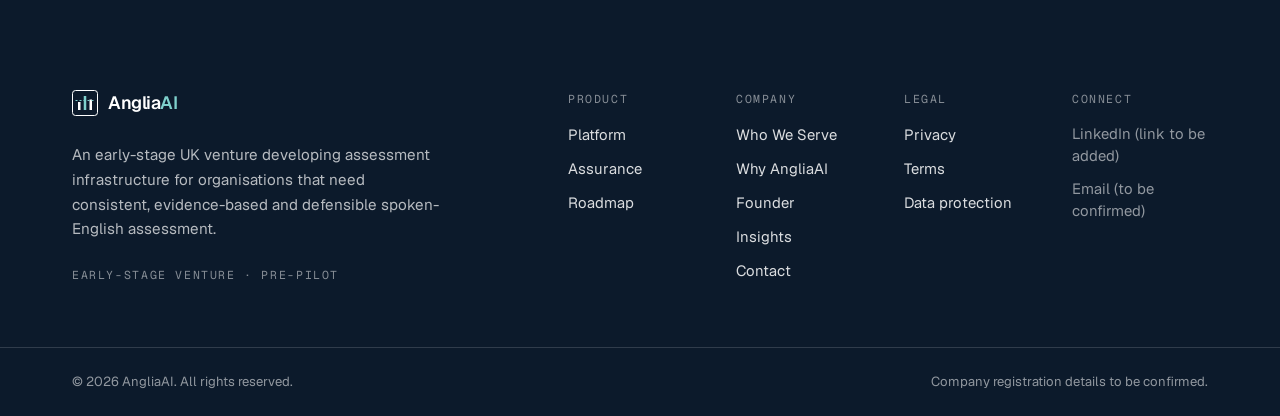
<file: insights.html>
<!doctype html>

<html class="__variable_8adcd2 __variable_46451f" lang="en-GB">
  <head>
    <meta charset="utf-8" />
    <meta content="width=device-width, initial-scale=1" name="viewport" />
    <meta content="#F5F7F5" name="theme-color" />
    <title>Insights &amp; Evidence | AngliaAI</title>
    <meta
      content="Research themes and the published sources behind AngliaAI's view of spoken-English assessment, examiner consistency, fairness and auditability."
      name="description"
    />
    <meta
      content="spoken English assessment,AI speaking assessment,English assessment technology,assessment assurance,examiner standardisation,automated speaking assessment,English assessment infrastructure,institutional English testing"
      name="keywords"
    />
    <link href="https://www.example.com/insights" rel="canonical" />
    <meta content="AngliaAI | Defensible Spoken-English Assessment Infrastructure" property="og:title" />
    <meta
      content="AngliaAI is developing assessment infrastructure for organisations that need consistent, evidence-based and defensible spoken-English assessment."
      property="og:description"
    />
    <meta content="https://www.example.com" property="og:url" />
    <meta content="AngliaAI" property="og:site_name" />
    <meta content="en_GB" property="og:locale" />
    <meta content="website" property="og:type" />
    <meta content="summary" name="twitter:card" />
    <meta content="AngliaAI | Defensible Spoken-English Assessment Infrastructure" name="twitter:title" />
    <meta
      content="AngliaAI is developing assessment infrastructure for organisations that need consistent, evidence-based and defensible spoken-English assessment."
      name="twitter:description"
    />
    <link href="images/icon.svg" rel="icon" sizes="any" type="image/svg+xml" />
    <link href="css/style.css" rel="stylesheet" />
    <script defer="" src="js/main.js"></script>
  </head>
  <body class="font-sans">
    <a
      class="sr-only focus:not-sr-only focus:fixed focus:left-4 focus:top-4 focus:z-[60] focus:rounded-[3px] focus:bg-ink focus:px-4 focus:py-2 focus:text-white"
      href="#main"
      >Skip to main content</a
    >
    <header class="sticky top-0 z-50 border-b border-rule bg-paper/90 backdrop-blur">
      <div class="container-x flex h-16 items-center justify-between gap-4">
        <a aria-label="AngliaAI home" class="shrink-0" href="index.html"
          ><span class="inline-flex items-center gap-2.5"
            ><svg aria-hidden="true" height="26" viewbox="0 0 26 26" width="26">
              <rect fill="none" height="25" rx="3" stroke="#0C1A2B" width="25" x="0.5" y="0.5"></rect>
              <rect fill="#0C1A2B" height="8" width="2.5" x="6" y="12"></rect>
              <rect fill="#0B6A72" height="14" width="2.5" x="11.75" y="6"></rect>
              <rect fill="#0C1A2B" height="10.5" width="2.5" x="17.5" y="9.5"></rect>
              <line stroke="#0B6A72" stroke-dasharray="2 2" x1="3.5" x2="22.5" y1="10.5" y2="10.5"></line></svg
            ><span class="text-[1.12rem] font-semibold tracking-tight" style="color: #0c1a2b"
              >Anglia<span style="color: #0b6a72">AI</span></span
            ></span
          ></a
        >
        <nav aria-label="Primary" class="hidden nav:block">
          <ul class="flex items-center gap-5">
            <li>
              <a class="border-b py-1 text-[0.86rem] transition-colors border-transparent text-ink-soft hover:text-ink" href="platform.html"
                >Platform</a
              >
            </li>
            <li>
              <a
                class="border-b py-1 text-[0.86rem] transition-colors border-transparent text-ink-soft hover:text-ink"
                href="assurance.html"
                >Assurance</a
              >
            </li>
            <li>
              <a
                class="border-b py-1 text-[0.86rem] transition-colors border-transparent text-ink-soft hover:text-ink"
                href="who-we-serve.html"
                >Who We Serve</a
              >
            </li>
            <li>
              <a
                class="border-b py-1 text-[0.86rem] transition-colors border-transparent text-ink-soft hover:text-ink"
                href="why-angliaai.html"
                >Why AngliaAI</a
              >
            </li>
            <li>
              <a class="border-b py-1 text-[0.86rem] transition-colors border-transparent text-ink-soft hover:text-ink" href="founder.html"
                >Founder</a
              >
            </li>
            <li>
              <a class="border-b py-1 text-[0.86rem] transition-colors border-transparent text-ink-soft hover:text-ink" href="roadmap.html"
                >Roadmap</a
              >
            </li>
            <li>
              <a aria-current="page" class="border-b py-1 text-[0.86rem] transition-colors border-accent text-ink" href="insights.html"
                >Insights</a
              >
            </li>
            <li>
              <a class="border-b py-1 text-[0.86rem] transition-colors border-transparent text-ink-soft hover:text-ink" href="contact.html"
                >Contact</a
              >
            </li>
          </ul>
        </nav>
        <div class="flex items-center gap-2">
          <a class="btn-primary hidden !min-h-[40px] !px-4 !py-2 !text-[0.86rem] sm:inline-flex" href="contact.html"
            >Discuss an assessment programme</a
          ><button
            aria-controls="mobile-menu"
            aria-expanded="false"
            aria-label="Open menu"
            class="inline-flex h-11 w-11 items-center justify-center rounded-[3px] border border-rule-strong nav:hidden"
            type="button"
          >
            <svg
              aria-hidden="true"
              class="lucide lucide-menu"
              fill="none"
              height="20"
              stroke="currentColor"
              stroke-linecap="round"
              stroke-linejoin="round"
              stroke-width="2"
              viewbox="0 0 24 24"
              width="20"
              xmlns="http://www.w3.org/2000/svg"
            >
              <line x1="4" x2="20" y1="12" y2="12"></line>
              <line x1="4" x2="20" y1="6" y2="6"></line>
              <line x1="4" x2="20" y1="18" y2="18"></line>
            </svg>
          </button>
        </div>
      </div>
      <nav aria-label="Mobile" class="border-t border-rule bg-paper nav:hidden" hidden="" id="mobile-menu">
        <ul class="container-x py-3">
          <li class="border-b border-rule last:border-0">
            <a class="flex min-h-[48px] items-center text-[1.02rem] text-ink" href="index.html">Home</a>
          </li>
          <li class="border-b border-rule last:border-0">
            <a class="flex min-h-[48px] items-center text-[1.02rem] text-ink" href="platform.html">Platform</a>
          </li>
          <li class="border-b border-rule last:border-0">
            <a class="flex min-h-[48px] items-center text-[1.02rem] text-ink" href="assurance.html">Assurance</a>
          </li>
          <li class="border-b border-rule last:border-0">
            <a class="flex min-h-[48px] items-center text-[1.02rem] text-ink" href="who-we-serve.html">Who We Serve</a>
          </li>
          <li class="border-b border-rule last:border-0">
            <a class="flex min-h-[48px] items-center text-[1.02rem] text-ink" href="why-angliaai.html">Why AngliaAI</a>
          </li>
          <li class="border-b border-rule last:border-0">
            <a class="flex min-h-[48px] items-center text-[1.02rem] text-ink" href="founder.html">Founder</a>
          </li>
          <li class="border-b border-rule last:border-0">
            <a class="flex min-h-[48px] items-center text-[1.02rem] text-ink" href="roadmap.html">Roadmap</a>
          </li>
          <li class="border-b border-rule last:border-0">
            <a aria-current="page" class="flex min-h-[48px] items-center text-[1.02rem] text-ink" href="insights.html">Insights</a>
          </li>
          <li class="border-b border-rule last:border-0">
            <a class="flex min-h-[48px] items-center text-[1.02rem] text-ink" href="contact.html">Contact</a>
          </li>
          <li class="pb-2 pt-4"><a class="btn-primary w-full" href="contact.html">Discuss an assessment programme</a></li>
        </ul>
      </nav>
    </header>
    <main id="main">
      <section class="border-b border-rule">
        <div class="container-x py-14 sm:py-20">
          <div class="max-w-4xl">
            <p class="eyebrow">Insights &amp; evidence</p>
            <h1 class="mt-4 font-semibold text-display text-ink">The research behind the approach.</h1>
            <div class="mt-5 text-lead text-ink-soft">
              <p>The themes we are writing about, and the published sources cited across this site.</p>
            </div>
          </div>
        </div>
      </section>
      <section aria-labelledby="themes" class="container-x section">
        <div class="max-w-3xl">
          <p class="eyebrow">Themes</p>
          <h2 class="mt-4 font-semibold text-h2 text-ink"><span id="themes">What we are working on.</span></h2>
          <div class="mt-5 text-lead text-ink-soft">
            <p>Articles on these themes are in preparation. Summaries are shown here; full pieces will be linked as they are published.</p>
          </div>
        </div>
        <ul class="mt-12 grid gap-px overflow-hidden rounded-[4px] border border-rule bg-rule md:grid-cols-2">
          <li class="bg-surface p-7">
            <span
              class="inline-flex items-center rounded-[2px] border px-2 py-0.5 font-mono text-[0.68rem] uppercase tracking-[0.1em] border-rule-strong bg-surface text-ink-soft"
              >In preparation</span
            >
            <h3 class="mt-4 text-[1.25rem] font-semibold tracking-tight">Why scoring is easier than assuring a score</h3>
            <p class="mt-2.5 max-w-prose text-[0.97rem] leading-relaxed text-ink-soft">
              Producing a number is a solved problem in many settings. Detecting when the number is wrong is the part a regulator examined
              in 2026.<sup class="ml-0.5"
                ><a aria-label="Source 1" class="font-mono text-[0.68rem] text-accent hover:underline" href="insights.html#source-1"
                  >[1]</a
                ></sup
              >
            </p>
          </li>
          <li class="bg-surface p-7">
            <span
              class="inline-flex items-center rounded-[2px] border px-2 py-0.5 font-mono text-[0.68rem] uppercase tracking-[0.1em] border-rule-strong bg-surface text-ink-soft"
              >In preparation</span
            >
            <h3 class="mt-4 text-[1.25rem] font-semibold tracking-tight">Human examiner consistency</h3>
            <p class="mt-2.5 max-w-prose text-[0.97rem] leading-relaxed text-ink-soft">
              One peer-reviewed study of an institutional speaking test attributed 36% of score variation to candidates, 43% to disagreement
              between raters and 21% to raters disagreeing with themselves.<sup class="ml-0.5"
                ><a aria-label="Source 2" class="font-mono text-[0.68rem] text-accent hover:underline" href="insights.html#source-2"
                  >[2]</a
                ></sup
              >
            </p>
          </li>
          <li class="bg-surface p-7">
            <span
              class="inline-flex items-center rounded-[2px] border px-2 py-0.5 font-mono text-[0.68rem] uppercase tracking-[0.1em] border-rule-strong bg-surface text-ink-soft"
              >In preparation</span
            >
            <h3 class="mt-4 text-[1.25rem] font-semibold tracking-tight">The challenge of assessing spontaneous spoken interaction</h3>
            <p class="mt-2.5 max-w-prose text-[0.97rem] leading-relaxed text-ink-soft">
              Published evaluation of an AI speaking-assessment tool reports weaker performance on spontaneous speech than on controlled
              tasks.<sup class="ml-0.5"
                ><a aria-label="Source 3" class="font-mono text-[0.68rem] text-accent hover:underline" href="insights.html#source-3"
                  >[3]</a
                ></sup
              >
            </p>
          </li>
          <li class="bg-surface p-7">
            <span
              class="inline-flex items-center rounded-[2px] border px-2 py-0.5 font-mono text-[0.68rem] uppercase tracking-[0.1em] border-rule-strong bg-surface text-ink-soft"
              >In preparation</span
            >
            <h3 class="mt-4 text-[1.25rem] font-semibold tracking-tight">What assessment evidence should look like</h3>
            <p class="mt-2.5 max-w-prose text-[0.97rem] leading-relaxed text-ink-soft">
              Agreement, reliability, distribution alignment and fairness: what a quality committee needs in order to approve results
              without asking a vendor to vouch for them.
            </p>
          </li>
          <li class="bg-surface p-7">
            <span
              class="inline-flex items-center rounded-[2px] border px-2 py-0.5 font-mono text-[0.68rem] uppercase tracking-[0.1em] border-rule-strong bg-surface text-ink-soft"
              >In preparation</span
            >
            <h3 class="mt-4 text-[1.25rem] font-semibold tracking-tight">AI and fairness in spoken-English assessment</h3>
            <p class="mt-2.5 max-w-prose text-[0.97rem] leading-relaxed text-ink-soft">
              Why cohort-level findings, including adverse ones, belong in front of the client rather than behind a marketing claim.
            </p>
          </li>
          <li class="bg-surface p-7">
            <span
              class="inline-flex items-center rounded-[2px] border px-2 py-0.5 font-mono text-[0.68rem] uppercase tracking-[0.1em] border-rule-strong bg-surface text-ink-soft"
              >In preparation</span
            >
            <h3 class="mt-4 text-[1.25rem] font-semibold tracking-tight">Examiner standardisation</h3>
            <p class="mt-2.5 max-w-prose text-[0.97rem] leading-relaxed text-ink-soft">
              The discipline by which many human judges are brought to one standard, and what it means to encode it.<sup class="ml-0.5"
                ><a aria-label="Source 2" class="font-mono text-[0.68rem] text-accent hover:underline" href="insights.html#source-2"
                  >[2]</a
                ></sup
              >
            </p>
          </li>
          <li class="bg-surface p-7 md:col-span-2">
            <span
              class="inline-flex items-center rounded-[2px] border px-2 py-0.5 font-mono text-[0.68rem] uppercase tracking-[0.1em] border-rule-strong bg-surface text-ink-soft"
              >In preparation</span
            >
            <h3 class="mt-4 text-[1.25rem] font-semibold tracking-tight">Designing auditable assessment systems</h3>
            <p class="mt-2.5 max-w-prose text-[0.97rem] leading-relaxed text-ink-soft">
              Sealed records, version pinning and superseding rather than editing: how a decision can be reconstructed years later.<sup
                class="ml-0.5"
                ><a aria-label="Source 8" class="font-mono text-[0.68rem] text-accent hover:underline" href="insights.html#source-8"
                  >[8]</a
                ></sup
              >
            </p>
          </li>
        </ul>
      </section>
      <section aria-labelledby="src" class="section section-rule bg-surface">
        <div class="container-x">
          <div class="max-w-3xl">
            <p class="eyebrow">Sources</p>
            <h2 class="mt-4 font-semibold text-h2 text-ink"><span id="src">References cited on this site.</span></h2>
            <div class="mt-5 text-lead text-ink-soft">
              <p>Figures are quoted as reported by the sources below. Links open the original publication.</p>
            </div>
          </div>
          <ol class="mt-12 max-w-4xl divide-y divide-rule border-y border-rule">
            <li class="grid scroll-mt-28 grid-cols-[2.75rem_1fr] py-5 target:bg-accent-soft" id="source-1">
              <span class="font-mono text-[0.86rem] text-accent">[1]</span>
              <div class="min-w-0">
                <p class="text-[0.98rem] leading-relaxed text-ink">
                  Ofqual enforcement against Cambridge English concerning IELTS, June 2026. Reported by The PIE News.
                </p>
                <a
                  class="link mt-1 block break-all font-mono text-[0.76rem] text-ink-muted"
                  href="https://thepienews.com/ofqual-fines-cambridge-english-875k-over-ielts-marking-errors/"
                  rel="noopener noreferrer"
                  target="_blank"
                  >https://thepienews.com/ofqual-fines-cambridge-english-875k-over-ielts-marking-errors/</a
                >
              </div>
            </li>
            <li class="grid scroll-mt-28 grid-cols-[2.75rem_1fr] py-5 target:bg-accent-soft" id="source-2">
              <span class="font-mono text-[0.86rem] text-accent">[2]</span>
              <div class="min-w-0">
                <p class="text-[0.98rem] leading-relaxed text-ink">
                  Sureeyatanapas, P. et al. (2024) ‘Marking reliability through gauge repeatability and reproducibility: a case of
                  English-speaking test’, Language Testing in Asia, 14(1).
                </p>
                <a
                  class="link mt-1 block break-all font-mono text-[0.76rem] text-ink-muted"
                  href="https://languagetestingasia.springeropen.com/articles/10.1186/s40468-023-00271-z"
                  rel="noopener noreferrer"
                  target="_blank"
                  >https://languagetestingasia.springeropen.com/articles/10.1186/s40468-023-00271-z</a
                >
              </div>
            </li>
            <li class="grid scroll-mt-28 grid-cols-[2.75rem_1fr] py-5 target:bg-accent-soft" id="source-3">
              <span class="font-mono text-[0.86rem] text-accent">[3]</span>
              <div class="min-w-0">
                <p class="text-[0.98rem] leading-relaxed text-ink">
                  Liu, X. J., Wang, J. and Zou, B. (2025) ‘Evaluating an AI speaking assessment tool’, Journal of English for Academic
                  Purposes.
                </p>
                <a
                  class="link mt-1 block break-all font-mono text-[0.76rem] text-ink-muted"
                  href="https://eprints.soton.ac.uk/503192/"
                  rel="noopener noreferrer"
                  target="_blank"
                  >https://eprints.soton.ac.uk/503192/</a
                >
              </div>
            </li>
            <li class="grid scroll-mt-28 grid-cols-[2.75rem_1fr] py-5 target:bg-accent-soft" id="source-4">
              <span class="font-mono text-[0.86rem] text-accent">[4]</span>
              <div class="min-w-0">
                <p class="text-[0.98rem] leading-relaxed text-ink">
                  House of Commons Library, CBP-7976: International students in UK higher education; HESA 2024/25 statistics.
                </p>
                <a
                  class="link mt-1 block break-all font-mono text-[0.76rem] text-ink-muted"
                  href="https://commonslibrary.parliament.uk/research-briefings/cbp-7976/"
                  rel="noopener noreferrer"
                  target="_blank"
                  >https://commonslibrary.parliament.uk/research-briefings/cbp-7976/</a
                >
              </div>
            </li>
            <li class="grid scroll-mt-28 grid-cols-[2.75rem_1fr] py-5 target:bg-accent-soft" id="source-5">
              <span class="font-mono text-[0.86rem] text-accent">[5]</span>
              <div class="min-w-0">
                <p class="text-[0.98rem] leading-relaxed text-ink">
                  Find a Tender: Home Office English Language Testing (HOELT) Services, notice 2026/S 000-001247.
                </p>
                <a
                  class="link mt-1 block break-all font-mono text-[0.76rem] text-ink-muted"
                  href="https://www.find-tender.service.gov.uk/Notice/001247-2026"
                  rel="noopener noreferrer"
                  target="_blank"
                  >https://www.find-tender.service.gov.uk/Notice/001247-2026</a
                >
              </div>
            </li>
            <li class="grid scroll-mt-28 grid-cols-[2.75rem_1fr] py-5 target:bg-accent-soft" id="source-6">
              <span class="font-mono text-[0.86rem] text-accent">[6]</span>
              <div class="min-w-0">
                <p class="text-[0.98rem] leading-relaxed text-ink">
                  IELTS: withdrawal from the UK Home Office English Language Test tender, March 2026.
                </p>
                <a
                  class="link mt-1 block break-all font-mono text-[0.76rem] text-ink-muted"
                  href="https://ielts.org/news-and-insights/ielts-withdraws-from-uk-home-office-english-language-test-tender"
                  rel="noopener noreferrer"
                  target="_blank"
                  >https://ielts.org/news-and-insights/ielts-withdraws-from-uk-home-office-english-language-test-tender</a
                >
              </div>
            </li>
            <li class="grid scroll-mt-28 grid-cols-[2.75rem_1fr] py-5 target:bg-accent-soft" id="source-7">
              <span class="font-mono text-[0.86rem] text-accent">[7]</span>
              <div class="min-w-0">
                <p class="text-[0.98rem] leading-relaxed text-ink">
                  The PIE News: launch of the English Language Standard Authority, September 2025.
                </p>
                <a
                  class="link mt-1 block break-all font-mono text-[0.76rem] text-ink-muted"
                  href="https://thepienews.com/launch-of-new-independent-elt-benchmarking-body/"
                  rel="noopener noreferrer"
                  target="_blank"
                  >https://thepienews.com/launch-of-new-independent-elt-benchmarking-body/</a
                >
              </div>
            </li>
            <li class="grid scroll-mt-28 grid-cols-[2.75rem_1fr] py-5 target:bg-accent-soft" id="source-8">
              <span class="font-mono text-[0.86rem] text-accent">[8]</span>
              <div class="min-w-0">
                <p class="text-[0.98rem] leading-relaxed text-ink">
                  UK General Data Protection Regulation, Article 22, and the Data Protection Act 2018, on automated individual
                  decision-making.
                </p>
              </div>
            </li>
          </ol>
        </div>
      </section>
      <section aria-labelledby="cta-title" class="bg-navy">
        <div class="container-x grid gap-10 py-20 lg:grid-cols-[1.5fr_1fr] lg:items-end lg:py-24">
          <div>
            <p class="eyebrow !text-[#7FD0CC]">Start with a conversation</p>
            <h2 class="mt-4 max-w-2xl text-h2 font-semibold text-white" id="cta-title">Let’s discuss the assessment you already run.</h2>
            <p class="mt-5 max-w-xl text-lead text-white/75">
              Tell us how your current assessment works, where consistency or capacity becomes difficult, and what evidence your team needs
              to defend the result.
            </p>
          </div>
          <div class="flex flex-col gap-3 sm:flex-row lg:flex-col lg:items-stretch">
            <a class="btn-on-dark" href="contact.html"
              >Discuss an assessment programme
              <svg
                aria-hidden="true"
                class="lucide lucide-arrow-right"
                fill="none"
                height="17"
                stroke="currentColor"
                stroke-linecap="round"
                stroke-linejoin="round"
                stroke-width="2"
                viewbox="0 0 24 24"
                width="17"
                xmlns="http://www.w3.org/2000/svg"
              >
                <path d="M5 12h14"></path>
                <path d="m12 5 7 7-7 7"></path></svg></a
            ><a class="btn-ghost-dark" href="contact.html#details">Contact AngliaAI</a>
          </div>
        </div>
      </section>
    </main>
    <footer class="bg-navy text-white">
      <div class="container-x grid gap-12 py-16 lg:grid-cols-[1.4fr_2fr]">
        <div>
          <a aria-label="AngliaAI home" href="index.html"
            ><span class="inline-flex items-center gap-2.5"
              ><svg aria-hidden="true" height="26" viewbox="0 0 26 26" width="26">
                <rect fill="none" height="25" rx="3" stroke="#FFFFFF" width="25" x="0.5" y="0.5"></rect>
                <rect fill="#FFFFFF" height="8" width="2.5" x="6" y="12"></rect>
                <rect fill="#7FD0CC" height="14" width="2.5" x="11.75" y="6"></rect>
                <rect fill="#FFFFFF" height="10.5" width="2.5" x="17.5" y="9.5"></rect>
                <line stroke="#7FD0CC" stroke-dasharray="2 2" x1="3.5" x2="22.5" y1="10.5" y2="10.5"></line></svg
              ><span class="text-[1.12rem] font-semibold tracking-tight" style="color: #ffffff"
                >Anglia<span style="color: #7fd0cc">AI</span></span
              ></span
            ></a
          >
          <p class="mt-5 max-w-sm text-[0.95rem] leading-relaxed text-white/70">
            An early-stage UK venture developing assessment infrastructure for organisations that need consistent, evidence-based and
            defensible spoken-English assessment.
          </p>
          <p class="mt-6 font-mono text-[0.72rem] uppercase tracking-[0.14em] text-white/50">Early-stage venture · pre-pilot</p>
        </div>
        <div class="grid grid-cols-2 gap-8 sm:grid-cols-4">
          <nav aria-label="Product">
            <h2 class="font-mono text-[0.72rem] uppercase tracking-[0.14em] text-white/50">Product</h2>
            <ul class="mt-4 space-y-2.5">
              <li><a class="text-[0.93rem] text-white/85 hover:text-white hover:underline" href="platform.html">Platform</a></li>
              <li><a class="text-[0.93rem] text-white/85 hover:text-white hover:underline" href="assurance.html">Assurance</a></li>
              <li><a class="text-[0.93rem] text-white/85 hover:text-white hover:underline" href="roadmap.html">Roadmap</a></li>
            </ul>
          </nav>
          <nav aria-label="Company">
            <h2 class="font-mono text-[0.72rem] uppercase tracking-[0.14em] text-white/50">Company</h2>
            <ul class="mt-4 space-y-2.5">
              <li><a class="text-[0.93rem] text-white/85 hover:text-white hover:underline" href="who-we-serve.html">Who We Serve</a></li>
              <li><a class="text-[0.93rem] text-white/85 hover:text-white hover:underline" href="why-angliaai.html">Why AngliaAI</a></li>
              <li><a class="text-[0.93rem] text-white/85 hover:text-white hover:underline" href="founder.html">Founder</a></li>
              <li><a class="text-[0.93rem] text-white/85 hover:text-white hover:underline" href="insights.html">Insights</a></li>
              <li><a class="text-[0.93rem] text-white/85 hover:text-white hover:underline" href="contact.html">Contact</a></li>
            </ul>
          </nav>
          <nav aria-label="Legal">
            <h2 class="font-mono text-[0.72rem] uppercase tracking-[0.14em] text-white/50">Legal</h2>
            <ul class="mt-4 space-y-2.5">
              <li><a class="text-[0.93rem] text-white/85 hover:text-white hover:underline" href="privacy.html">Privacy</a></li>
              <li><a class="text-[0.93rem] text-white/85 hover:text-white hover:underline" href="terms.html">Terms</a></li>
              <li>
                <a class="text-[0.93rem] text-white/85 hover:text-white hover:underline" href="data-protection.html">Data protection</a>
              </li>
            </ul>
          </nav>
          <div>
            <h2 class="font-mono text-[0.72rem] uppercase tracking-[0.14em] text-white/50">Connect</h2>
            <ul class="mt-4 space-y-2.5 text-[0.93rem] text-white/85">
              <li><span class="text-white/55">LinkedIn (link to be added)</span></li>
              <li><span class="text-white/55">Email (to be confirmed)</span></li>
            </ul>
          </div>
        </div>
      </div>
      <div class="border-t border-white/15">
        <div class="container-x flex flex-col gap-2 py-6 text-[0.82rem] text-white/55 sm:flex-row sm:justify-between">
          <p>© 2026 AngliaAI. All rights reserved.</p>
          <p>Company registration details to be confirmed.</p>
        </div>
      </div>
    </footer>
    <script type="application/ld+json">
      {
        "@context": "https://schema.org",
        "@type": "Organization",
        "name": "AngliaAI",
        "url": "https://www.example.com",
        "description": "AngliaAI is developing assessment infrastructure for organisations that need consistent, evidence-based and defensible spoken-English assessment."
      }
    </script>
  </body>
</html>
</file>
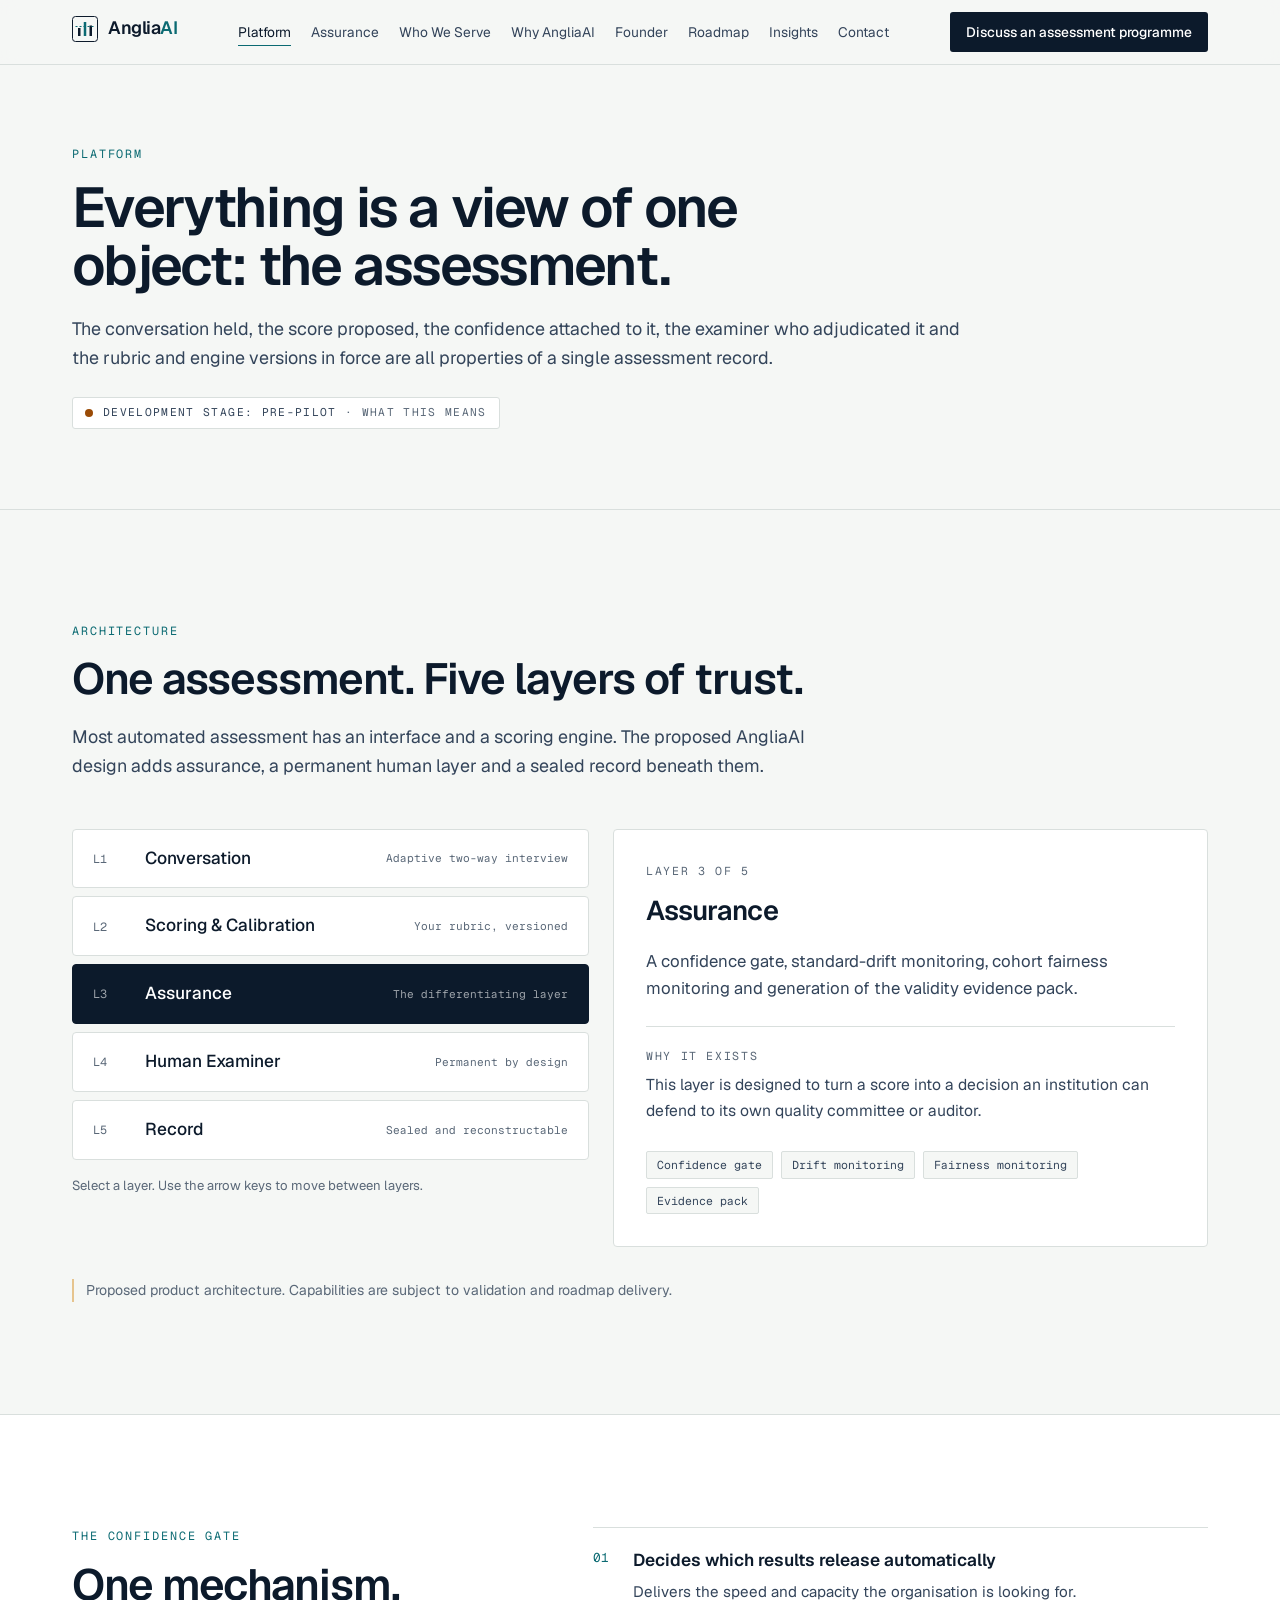
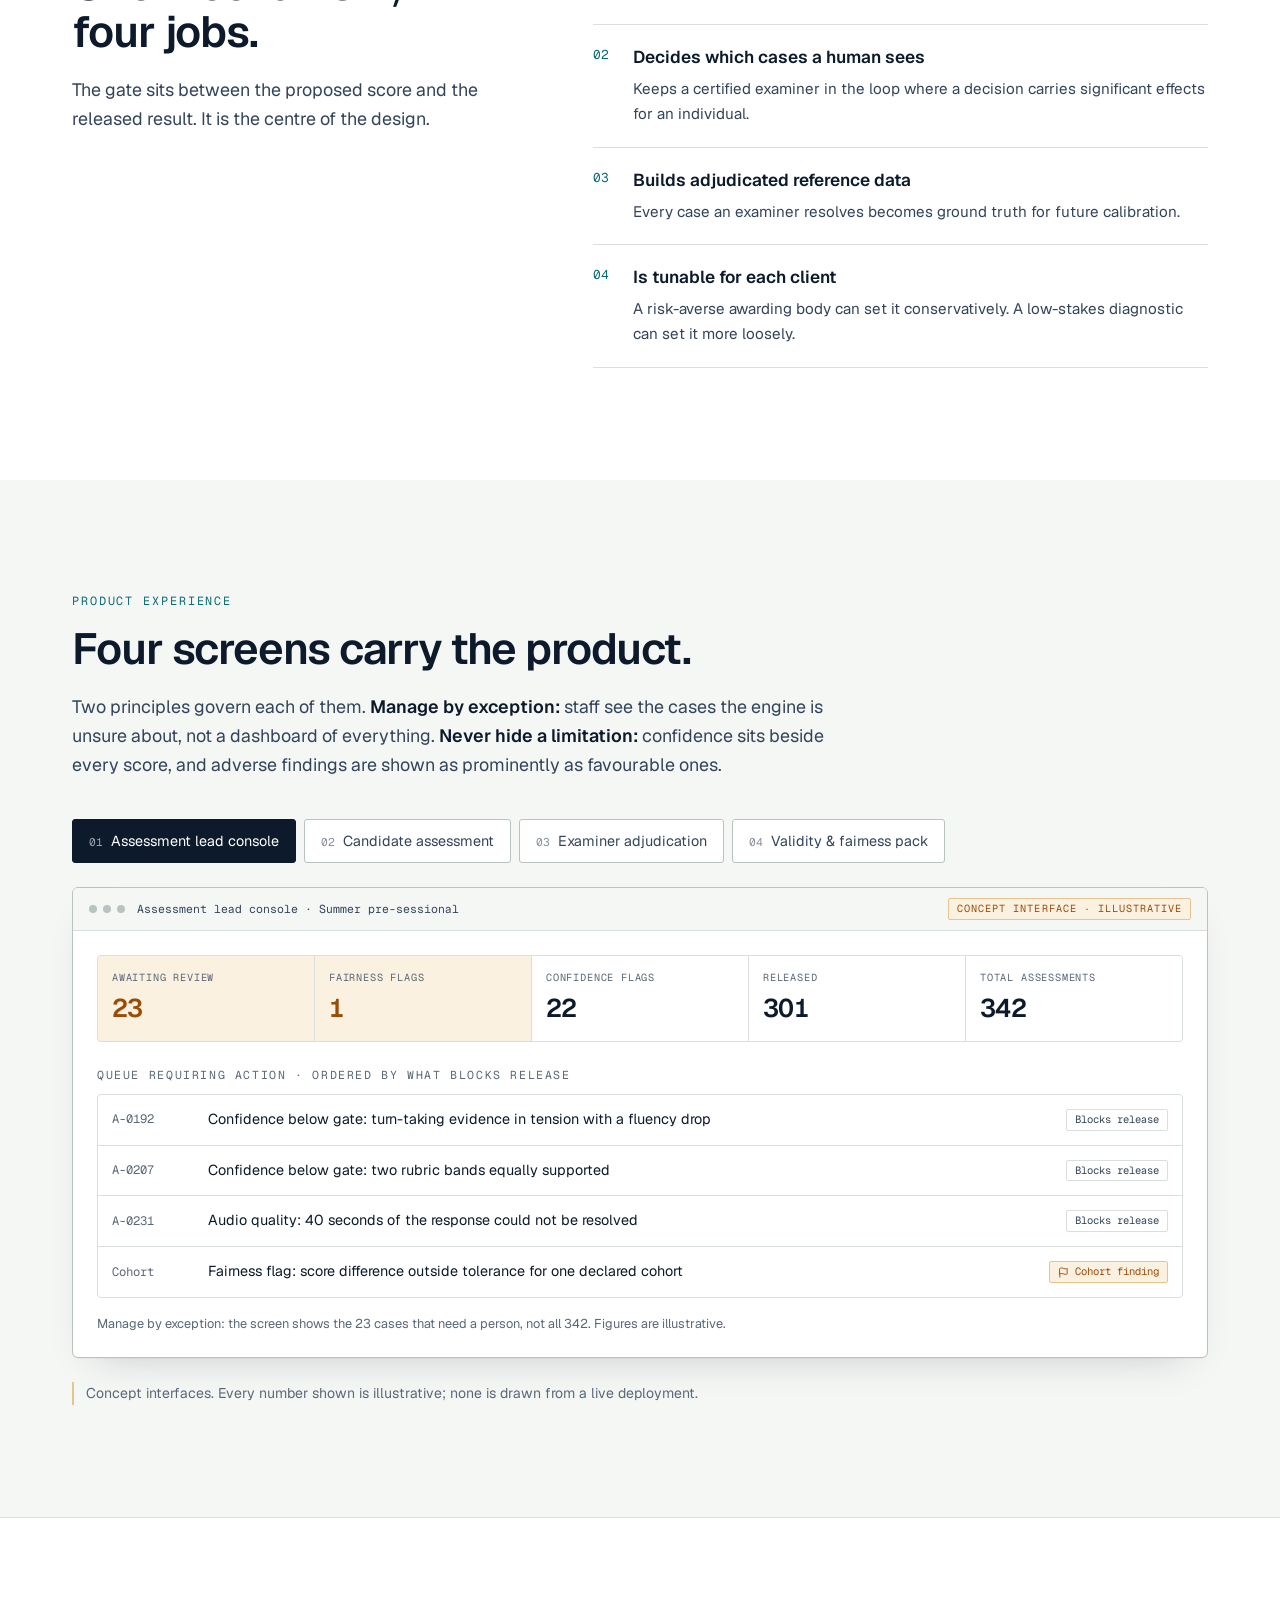
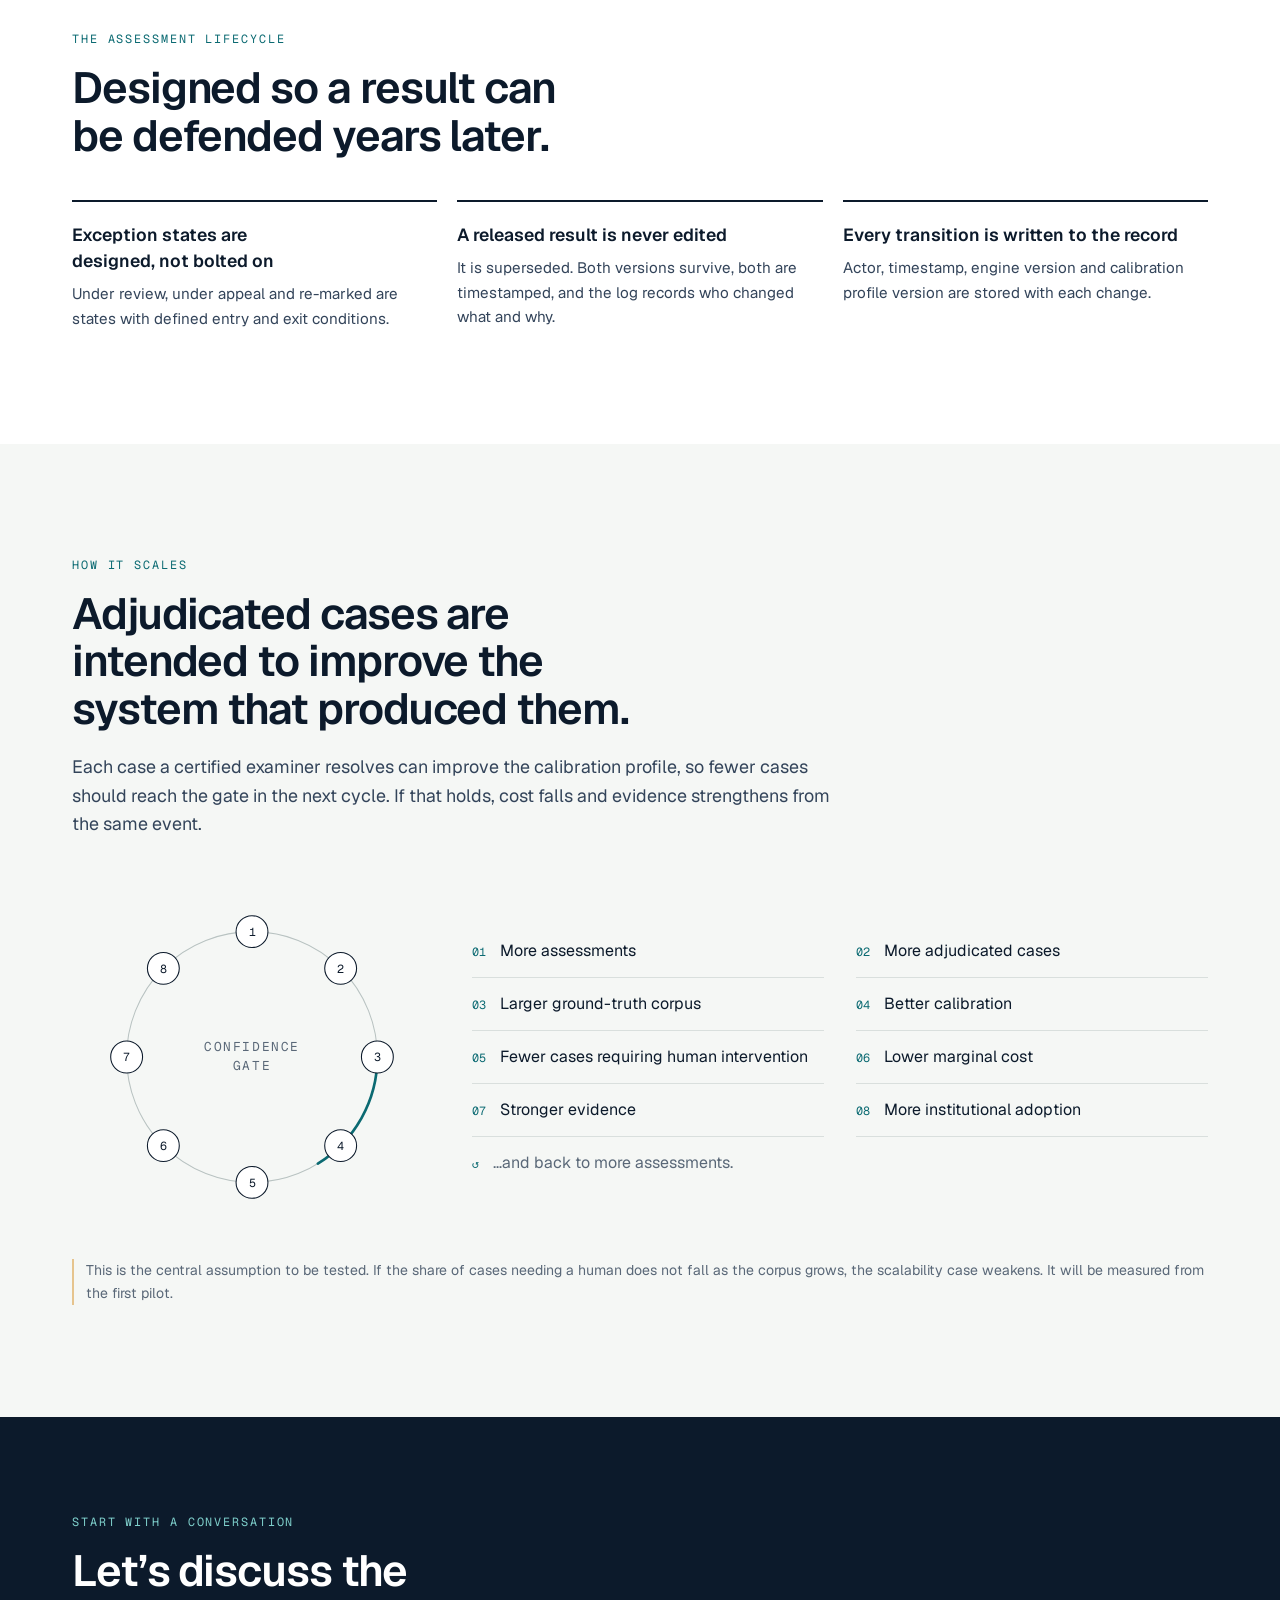
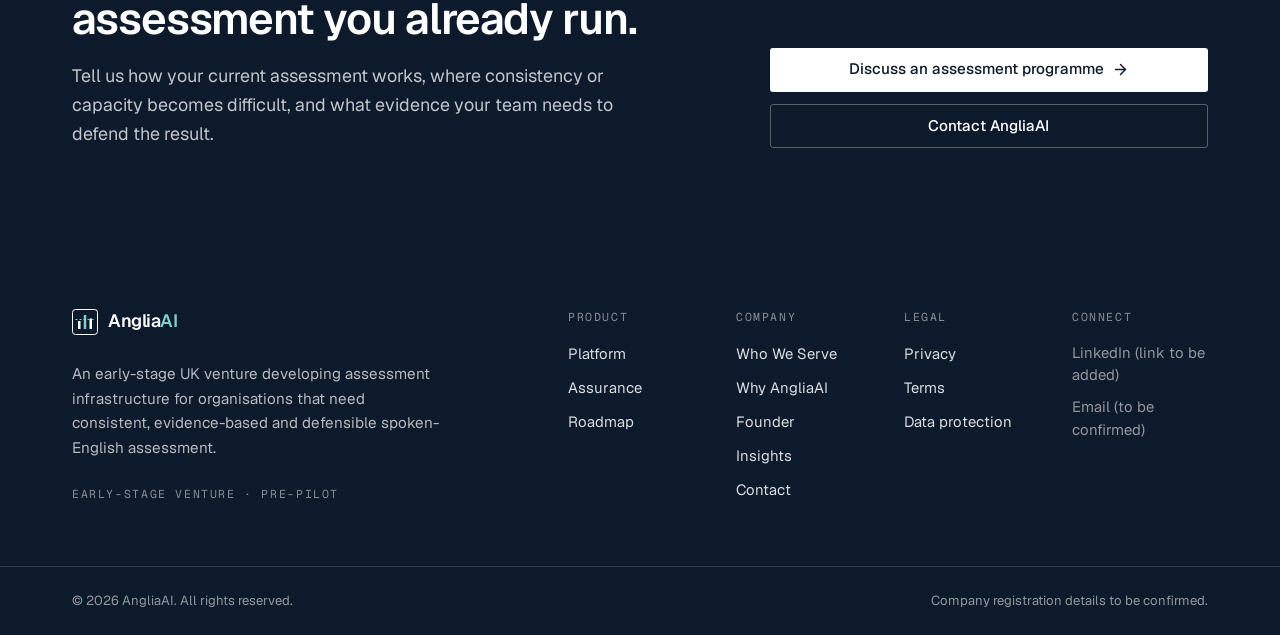
<file: platform.html>
<!doctype html>

<html class="__variable_8adcd2 __variable_46451f" lang="en-GB">
  <head>
    <meta charset="utf-8" />
    <meta content="width=device-width, initial-scale=1" name="viewport" />
    <meta content="#F5F7F5" name="theme-color" />
    <title>Platform | AngliaAI</title>
    <meta
      content="The proposed AngliaAI architecture: adaptive conversation, scoring against the client's own rubric, an assurance layer, certified examiner adjudication and sealed records."
      name="description"
    />
    <meta
      content="spoken English assessment,AI speaking assessment,English assessment technology,assessment assurance,examiner standardisation,automated speaking assessment,English assessment infrastructure,institutional English testing"
      name="keywords"
    />
    <link href="https://www.example.com/platform" rel="canonical" />
    <meta content="AngliaAI | Defensible Spoken-English Assessment Infrastructure" property="og:title" />
    <meta
      content="AngliaAI is developing assessment infrastructure for organisations that need consistent, evidence-based and defensible spoken-English assessment."
      property="og:description"
    />
    <meta content="https://www.example.com" property="og:url" />
    <meta content="AngliaAI" property="og:site_name" />
    <meta content="en_GB" property="og:locale" />
    <meta content="website" property="og:type" />
    <meta content="summary" name="twitter:card" />
    <meta content="AngliaAI | Defensible Spoken-English Assessment Infrastructure" name="twitter:title" />
    <meta
      content="AngliaAI is developing assessment infrastructure for organisations that need consistent, evidence-based and defensible spoken-English assessment."
      name="twitter:description"
    />
    <link href="images/icon.svg" rel="icon" sizes="any" type="image/svg+xml" />
    <link href="css/style.css" rel="stylesheet" />
    <script defer="" src="js/main.js"></script>
  </head>
  <body class="font-sans">
    <a
      class="sr-only focus:not-sr-only focus:fixed focus:left-4 focus:top-4 focus:z-[60] focus:rounded-[3px] focus:bg-ink focus:px-4 focus:py-2 focus:text-white"
      href="#main"
      >Skip to main content</a
    >
    <header class="sticky top-0 z-50 border-b border-rule bg-paper/90 backdrop-blur">
      <div class="container-x flex h-16 items-center justify-between gap-4">
        <a aria-label="AngliaAI home" class="shrink-0" href="index.html"
          ><span class="inline-flex items-center gap-2.5"
            ><svg aria-hidden="true" height="26" viewbox="0 0 26 26" width="26">
              <rect fill="none" height="25" rx="3" stroke="#0C1A2B" width="25" x="0.5" y="0.5"></rect>
              <rect fill="#0C1A2B" height="8" width="2.5" x="6" y="12"></rect>
              <rect fill="#0B6A72" height="14" width="2.5" x="11.75" y="6"></rect>
              <rect fill="#0C1A2B" height="10.5" width="2.5" x="17.5" y="9.5"></rect>
              <line stroke="#0B6A72" stroke-dasharray="2 2" x1="3.5" x2="22.5" y1="10.5" y2="10.5"></line></svg
            ><span class="text-[1.12rem] font-semibold tracking-tight" style="color: #0c1a2b"
              >Anglia<span style="color: #0b6a72">AI</span></span
            ></span
          ></a
        >
        <nav aria-label="Primary" class="hidden nav:block">
          <ul class="flex items-center gap-5">
            <li>
              <a aria-current="page" class="border-b py-1 text-[0.86rem] transition-colors border-accent text-ink" href="platform.html"
                >Platform</a
              >
            </li>
            <li>
              <a
                class="border-b py-1 text-[0.86rem] transition-colors border-transparent text-ink-soft hover:text-ink"
                href="assurance.html"
                >Assurance</a
              >
            </li>
            <li>
              <a
                class="border-b py-1 text-[0.86rem] transition-colors border-transparent text-ink-soft hover:text-ink"
                href="who-we-serve.html"
                >Who We Serve</a
              >
            </li>
            <li>
              <a
                class="border-b py-1 text-[0.86rem] transition-colors border-transparent text-ink-soft hover:text-ink"
                href="why-angliaai.html"
                >Why AngliaAI</a
              >
            </li>
            <li>
              <a class="border-b py-1 text-[0.86rem] transition-colors border-transparent text-ink-soft hover:text-ink" href="founder.html"
                >Founder</a
              >
            </li>
            <li>
              <a class="border-b py-1 text-[0.86rem] transition-colors border-transparent text-ink-soft hover:text-ink" href="roadmap.html"
                >Roadmap</a
              >
            </li>
            <li>
              <a class="border-b py-1 text-[0.86rem] transition-colors border-transparent text-ink-soft hover:text-ink" href="insights.html"
                >Insights</a
              >
            </li>
            <li>
              <a class="border-b py-1 text-[0.86rem] transition-colors border-transparent text-ink-soft hover:text-ink" href="contact.html"
                >Contact</a
              >
            </li>
          </ul>
        </nav>
        <div class="flex items-center gap-2">
          <a class="btn-primary hidden !min-h-[40px] !px-4 !py-2 !text-[0.86rem] sm:inline-flex" href="contact.html"
            >Discuss an assessment programme</a
          ><button
            aria-controls="mobile-menu"
            aria-expanded="false"
            aria-label="Open menu"
            class="inline-flex h-11 w-11 items-center justify-center rounded-[3px] border border-rule-strong nav:hidden"
            type="button"
          >
            <svg
              aria-hidden="true"
              class="lucide lucide-menu"
              fill="none"
              height="20"
              stroke="currentColor"
              stroke-linecap="round"
              stroke-linejoin="round"
              stroke-width="2"
              viewbox="0 0 24 24"
              width="20"
              xmlns="http://www.w3.org/2000/svg"
            >
              <line x1="4" x2="20" y1="12" y2="12"></line>
              <line x1="4" x2="20" y1="6" y2="6"></line>
              <line x1="4" x2="20" y1="18" y2="18"></line>
            </svg>
          </button>
        </div>
      </div>
      <nav aria-label="Mobile" class="border-t border-rule bg-paper nav:hidden" hidden="" id="mobile-menu">
        <ul class="container-x py-3">
          <li class="border-b border-rule last:border-0">
            <a class="flex min-h-[48px] items-center text-[1.02rem] text-ink" href="index.html">Home</a>
          </li>
          <li class="border-b border-rule last:border-0">
            <a aria-current="page" class="flex min-h-[48px] items-center text-[1.02rem] text-ink" href="platform.html">Platform</a>
          </li>
          <li class="border-b border-rule last:border-0">
            <a class="flex min-h-[48px] items-center text-[1.02rem] text-ink" href="assurance.html">Assurance</a>
          </li>
          <li class="border-b border-rule last:border-0">
            <a class="flex min-h-[48px] items-center text-[1.02rem] text-ink" href="who-we-serve.html">Who We Serve</a>
          </li>
          <li class="border-b border-rule last:border-0">
            <a class="flex min-h-[48px] items-center text-[1.02rem] text-ink" href="why-angliaai.html">Why AngliaAI</a>
          </li>
          <li class="border-b border-rule last:border-0">
            <a class="flex min-h-[48px] items-center text-[1.02rem] text-ink" href="founder.html">Founder</a>
          </li>
          <li class="border-b border-rule last:border-0">
            <a class="flex min-h-[48px] items-center text-[1.02rem] text-ink" href="roadmap.html">Roadmap</a>
          </li>
          <li class="border-b border-rule last:border-0">
            <a class="flex min-h-[48px] items-center text-[1.02rem] text-ink" href="insights.html">Insights</a>
          </li>
          <li class="border-b border-rule last:border-0">
            <a class="flex min-h-[48px] items-center text-[1.02rem] text-ink" href="contact.html">Contact</a>
          </li>
          <li class="pb-2 pt-4"><a class="btn-primary w-full" href="contact.html">Discuss an assessment programme</a></li>
        </ul>
      </nav>
    </header>
    <main id="main">
      <section class="border-b border-rule">
        <div class="container-x py-14 sm:py-20">
          <div class="max-w-4xl">
            <p class="eyebrow">Platform</p>
            <h1 class="mt-4 font-semibold text-display text-ink">Everything is a view of one object: the assessment.</h1>
            <div class="mt-5 text-lead text-ink-soft">
              <p>
                The conversation held, the score proposed, the confidence attached to it, the examiner who adjudicated it and the rubric and
                engine versions in force are all properties of a single assessment record.
              </p>
              <div class="mt-6">
                <a
                  class="group inline-flex items-center gap-2.5 rounded-[3px] border border-rule bg-surface px-3 py-1.5"
                  href="roadmap.html#stage"
                  ><span aria-hidden="true" class="h-2 w-2 rounded-full bg-flag"></span
                  ><span class="font-mono text-[0.7rem] uppercase tracking-[0.12em] text-ink-soft"
                    >Development stage: pre-pilot <span class="text-ink-muted group-hover:text-ink">· what this means</span></span
                  ></a
                >
              </div>
            </div>
          </div>
        </div>
      </section>
      <section aria-labelledby="arch" class="container-x section">
        <div class="max-w-3xl">
          <p class="eyebrow">Architecture</p>
          <h2 class="mt-4 font-semibold text-h2 text-ink"><span id="arch">One assessment. Five layers of trust.</span></h2>
          <div class="mt-5 text-lead text-ink-soft">
            <p>
              Most automated assessment has an interface and a scoring engine. The proposed AngliaAI design adds assurance, a permanent
              human layer and a sealed record beneath them.
            </p>
          </div>
        </div>
        <div class="mt-12">
          <div>
            <div class="hidden gap-6 lg:grid lg:grid-cols-[1fr_1.15fr]">
              <div aria-label="Architecture layers" aria-orientation="vertical" class="flex flex-col gap-2" role="tablist">
                <button
                  aria-controls="layer-panel"
                  aria-selected="false"
                  class="group grid grid-cols-[3.25rem_1fr_auto] items-center rounded-[4px] border px-5 py-4 text-left transition-colors border-rule bg-surface hover:border-rule-strong"
                  id="layer-tab-0"
                  role="tab"
                  tabindex="-1"
                  type="button"
                >
                  <span class="font-mono text-[0.74rem] text-ink-muted">L1</span><span class="text-[1.08rem] font-medium">Conversation</span
                  ><span class="font-mono text-[0.7rem] text-ink-muted">Adaptive two-way interview</span></button
                ><button
                  aria-controls="layer-panel"
                  aria-selected="false"
                  class="group grid grid-cols-[3.25rem_1fr_auto] items-center rounded-[4px] border px-5 py-4 text-left transition-colors border-rule bg-surface hover:border-rule-strong"
                  id="layer-tab-1"
                  role="tab"
                  tabindex="-1"
                  type="button"
                >
                  <span class="font-mono text-[0.74rem] text-ink-muted">L2</span
                  ><span class="text-[1.08rem] font-medium">Scoring &amp; Calibration</span
                  ><span class="font-mono text-[0.7rem] text-ink-muted">Your rubric, versioned</span></button
                ><button
                  aria-controls="layer-panel"
                  aria-selected="true"
                  class="group grid grid-cols-[3.25rem_1fr_auto] items-center rounded-[4px] border px-5 py-4 text-left transition-colors border-ink bg-ink text-white"
                  id="layer-tab-2"
                  role="tab"
                  tabindex="0"
                  type="button"
                >
                  <span class="font-mono text-[0.74rem] text-white/60">L3</span><span class="text-[1.08rem] font-medium">Assurance</span
                  ><span class="font-mono text-[0.7rem] text-white/60">The differentiating layer</span></button
                ><button
                  aria-controls="layer-panel"
                  aria-selected="false"
                  class="group grid grid-cols-[3.25rem_1fr_auto] items-center rounded-[4px] border px-5 py-4 text-left transition-colors border-rule bg-surface hover:border-rule-strong"
                  id="layer-tab-3"
                  role="tab"
                  tabindex="-1"
                  type="button"
                >
                  <span class="font-mono text-[0.74rem] text-ink-muted">L4</span
                  ><span class="text-[1.08rem] font-medium">Human Examiner</span
                  ><span class="font-mono text-[0.7rem] text-ink-muted">Permanent by design</span></button
                ><button
                  aria-controls="layer-panel"
                  aria-selected="false"
                  class="group grid grid-cols-[3.25rem_1fr_auto] items-center rounded-[4px] border px-5 py-4 text-left transition-colors border-rule bg-surface hover:border-rule-strong"
                  id="layer-tab-4"
                  role="tab"
                  tabindex="-1"
                  type="button"
                >
                  <span class="font-mono text-[0.74rem] text-ink-muted">L5</span><span class="text-[1.08rem] font-medium">Record</span
                  ><span class="font-mono text-[0.7rem] text-ink-muted">Sealed and reconstructable</span>
                </button>
                <p class="mt-2 text-[0.82rem] text-ink-muted">Select a layer. Use the arrow keys to move between layers.</p>
              </div>
              <div aria-labelledby="layer-tab-2" class="card flex flex-col p-8" id="layer-panel" role="tabpanel">
                <p class="label">Layer 3 of 5</p>
                <h3 class="mt-3 text-[1.7rem] font-semibold tracking-tight">Assurance</h3>
                <p class="mt-4 text-[1.05rem] leading-relaxed text-ink-soft">
                  A confidence gate, standard-drift monitoring, cohort fairness monitoring and generation of the validity evidence pack.
                </p>
                <div class="mt-6 border-t border-rule pt-5">
                  <p class="label">Why it exists</p>
                  <p class="mt-2 text-[0.98rem] leading-relaxed text-ink-soft">
                    This layer is designed to turn a score into a decision an institution can defend to its own quality committee or
                    auditor.
                  </p>
                </div>
                <ul class="mt-auto flex flex-wrap gap-2 pt-7">
                  <li class="rounded-[2px] border border-rule bg-paper px-2.5 py-1 font-mono text-[0.72rem] text-ink-soft">
                    Confidence gate
                  </li>
                  <li class="rounded-[2px] border border-rule bg-paper px-2.5 py-1 font-mono text-[0.72rem] text-ink-soft">
                    Drift monitoring
                  </li>
                  <li class="rounded-[2px] border border-rule bg-paper px-2.5 py-1 font-mono text-[0.72rem] text-ink-soft">
                    Fairness monitoring
                  </li>
                  <li class="rounded-[2px] border border-rule bg-paper px-2.5 py-1 font-mono text-[0.72rem] text-ink-soft">
                    Evidence pack
                  </li>
                </ul>
              </div>
            </div>
            <ol class="space-y-3 lg:hidden">
              <li class="card p-5">
                <div class="flex items-baseline justify-between gap-3">
                  <h3 class="text-[1.1rem] font-semibold">
                    <span class="mr-2 font-mono text-[0.74rem] font-normal text-ink-muted">L1</span>Conversation
                  </h3>
                </div>
                <p class="mt-2.5 text-[0.95rem] leading-relaxed text-ink-soft">
                  An adaptive two-way conversation that follows up on what the candidate actually says, so no two interviews are identical.
                </p>
                <ul class="mt-3.5 flex flex-wrap gap-1.5">
                  <li class="rounded-[2px] border border-rule bg-paper px-2 py-0.5 font-mono text-[0.7rem] text-ink-soft">
                    Adaptive follow-up questions
                  </li>
                  <li class="rounded-[2px] border border-rule bg-paper px-2 py-0.5 font-mono text-[0.7rem] text-ink-soft">
                    Unscored warm-up
                  </li>
                  <li class="rounded-[2px] border border-rule bg-paper px-2 py-0.5 font-mono text-[0.7rem] text-ink-soft">
                    Live transcript
                  </li>
                  <li class="rounded-[2px] border border-rule bg-paper px-2 py-0.5 font-mono text-[0.7rem] text-ink-soft">
                    Reasonable adjustments
                  </li>
                </ul>
              </li>
              <li class="card p-5">
                <div class="flex items-baseline justify-between gap-3">
                  <h3 class="text-[1.1rem] font-semibold">
                    <span class="mr-2 font-mono text-[0.74rem] font-normal text-ink-muted">L2</span>Scoring &amp; Calibration
                  </h3>
                </div>
                <p class="mt-2.5 text-[0.95rem] leading-relaxed text-ink-soft">
                  Scores against the client’s own rubric through a versioned calibration profile built from the client’s marked exemplars.
                </p>
                <ul class="mt-3.5 flex flex-wrap gap-1.5">
                  <li class="rounded-[2px] border border-rule bg-paper px-2 py-0.5 font-mono text-[0.7rem] text-ink-soft">
                    Rubric ingestion
                  </li>
                  <li class="rounded-[2px] border border-rule bg-paper px-2 py-0.5 font-mono text-[0.7rem] text-ink-soft">
                    Calibration profile
                  </li>
                  <li class="rounded-[2px] border border-rule bg-paper px-2 py-0.5 font-mono text-[0.7rem] text-ink-soft">
                    Marked exemplars
                  </li>
                  <li class="rounded-[2px] border border-rule bg-paper px-2 py-0.5 font-mono text-[0.7rem] text-ink-soft">
                    Version control
                  </li>
                </ul>
              </li>
              <li class="card p-5 border-accent">
                <div class="flex items-baseline justify-between gap-3">
                  <h3 class="text-[1.1rem] font-semibold">
                    <span class="mr-2 font-mono text-[0.74rem] font-normal text-ink-muted">L3</span>Assurance
                  </h3>
                  <span class="font-mono text-[0.66rem] uppercase tracking-[0.1em] text-accent">Differentiator</span>
                </div>
                <p class="mt-2.5 text-[0.95rem] leading-relaxed text-ink-soft">
                  A confidence gate, standard-drift monitoring, cohort fairness monitoring and generation of the validity evidence pack.
                </p>
                <ul class="mt-3.5 flex flex-wrap gap-1.5">
                  <li class="rounded-[2px] border border-rule bg-paper px-2 py-0.5 font-mono text-[0.7rem] text-ink-soft">
                    Confidence gate
                  </li>
                  <li class="rounded-[2px] border border-rule bg-paper px-2 py-0.5 font-mono text-[0.7rem] text-ink-soft">
                    Drift monitoring
                  </li>
                  <li class="rounded-[2px] border border-rule bg-paper px-2 py-0.5 font-mono text-[0.7rem] text-ink-soft">
                    Fairness monitoring
                  </li>
                  <li class="rounded-[2px] border border-rule bg-paper px-2 py-0.5 font-mono text-[0.7rem] text-ink-soft">Evidence pack</li>
                </ul>
              </li>
              <li class="card p-5">
                <div class="flex items-baseline justify-between gap-3">
                  <h3 class="text-[1.1rem] font-semibold">
                    <span class="mr-2 font-mono text-[0.74rem] font-normal text-ink-muted">L4</span>Human Examiner
                  </h3>
                </div>
                <p class="mt-2.5 text-[0.95rem] leading-relaxed text-ink-soft">
                  Certified examiners adjudicate low-confidence cases and handle appeals. The human layer is permanent, not transitional.
                </p>
                <ul class="mt-3.5 flex flex-wrap gap-1.5">
                  <li class="rounded-[2px] border border-rule bg-paper px-2 py-0.5 font-mono text-[0.7rem] text-ink-soft">
                    Adjudication queue
                  </li>
                  <li class="rounded-[2px] border border-rule bg-paper px-2 py-0.5 font-mono text-[0.7rem] text-ink-soft">Appeals</li>
                  <li class="rounded-[2px] border border-rule bg-paper px-2 py-0.5 font-mono text-[0.7rem] text-ink-soft">Re-marking</li>
                  <li class="rounded-[2px] border border-rule bg-paper px-2 py-0.5 font-mono text-[0.7rem] text-ink-soft">
                    Examiner notes
                  </li>
                </ul>
              </li>
              <li class="card p-5">
                <div class="flex items-baseline justify-between gap-3">
                  <h3 class="text-[1.1rem] font-semibold">
                    <span class="mr-2 font-mono text-[0.74rem] font-normal text-ink-muted">L5</span>Record
                  </h3>
                </div>
                <p class="mt-2.5 text-[0.95rem] leading-relaxed text-ink-soft">
                  Sealed assessment records pinned to the engine version, calibration profile and rubric in force at the time.
                </p>
                <ul class="mt-3.5 flex flex-wrap gap-1.5">
                  <li class="rounded-[2px] border border-rule bg-paper px-2 py-0.5 font-mono text-[0.7rem] text-ink-soft">
                    Sealed records
                  </li>
                  <li class="rounded-[2px] border border-rule bg-paper px-2 py-0.5 font-mono text-[0.7rem] text-ink-soft">
                    Version pinning
                  </li>
                  <li class="rounded-[2px] border border-rule bg-paper px-2 py-0.5 font-mono text-[0.7rem] text-ink-soft">
                    Immutable audit log
                  </li>
                  <li class="rounded-[2px] border border-rule bg-paper px-2 py-0.5 font-mono text-[0.7rem] text-ink-soft">
                    Evidence export
                  </li>
                </ul>
              </li>
            </ol>
          </div>
        </div>
        <div class="mt-8">
          <p class="flex items-start gap-2.5 border-l-2 pl-3 text-[0.88rem] leading-relaxed border-flag-line text-ink-muted">
            <span>Proposed product architecture. Capabilities are subject to validation and roadmap delivery.</span>
          </p>
        </div>
      </section>
      <section aria-labelledby="gate" class="section section-rule bg-surface">
        <div class="container-x grid gap-12 lg:grid-cols-[1fr_1.3fr]">
          <div class="max-w-3xl">
            <p class="eyebrow">The confidence gate</p>
            <h2 class="mt-4 font-semibold text-h2 text-ink"><span id="gate">One mechanism, four jobs.</span></h2>
            <div class="mt-5 text-lead text-ink-soft">
              <p>The gate sits between the proposed score and the released result. It is the centre of the design.</p>
            </div>
          </div>
          <ol class="divide-y divide-rule border-y border-rule">
            <li class="grid grid-cols-[2.5rem_1fr] py-5">
              <span class="font-mono text-[0.8rem] text-accent">01</span>
              <div>
                <h3 class="text-[1.08rem] font-semibold">Decides which results release automatically</h3>
                <p class="mt-1.5 text-[0.95rem] leading-relaxed text-ink-soft">
                  Delivers the speed and capacity the organisation is looking for.
                </p>
              </div>
            </li>
            <li class="grid grid-cols-[2.5rem_1fr] py-5">
              <span class="font-mono text-[0.8rem] text-accent">02</span>
              <div>
                <h3 class="text-[1.08rem] font-semibold">Decides which cases a human sees</h3>
                <p class="mt-1.5 text-[0.95rem] leading-relaxed text-ink-soft">
                  Keeps a certified examiner in the loop where a decision carries significant effects for an individual.
                </p>
              </div>
            </li>
            <li class="grid grid-cols-[2.5rem_1fr] py-5">
              <span class="font-mono text-[0.8rem] text-accent">03</span>
              <div>
                <h3 class="text-[1.08rem] font-semibold">Builds adjudicated reference data</h3>
                <p class="mt-1.5 text-[0.95rem] leading-relaxed text-ink-soft">
                  Every case an examiner resolves becomes ground truth for future calibration.
                </p>
              </div>
            </li>
            <li class="grid grid-cols-[2.5rem_1fr] py-5">
              <span class="font-mono text-[0.8rem] text-accent">04</span>
              <div>
                <h3 class="text-[1.08rem] font-semibold">Is tunable for each client</h3>
                <p class="mt-1.5 text-[0.95rem] leading-relaxed text-ink-soft">
                  A risk-averse awarding body can set it conservatively. A low-stakes diagnostic can set it more loosely.
                </p>
              </div>
            </li>
          </ol>
        </div>
      </section>
      <section aria-labelledby="screens" class="container-x section">
        <div class="max-w-3xl">
          <p class="eyebrow">Product experience</p>
          <h2 class="mt-4 font-semibold text-h2 text-ink"><span id="screens">Four screens carry the product.</span></h2>
          <div class="mt-5 text-lead text-ink-soft">
            <p>
              Two principles govern each of them. <strong class="font-semibold text-ink">Manage by exception:</strong> staff see the cases
              the engine is unsure about, not a dashboard of everything.
              <strong class="font-semibold text-ink">Never hide a limitation:</strong> confidence sits beside every score, and adverse
              findings are shown as prominently as favourable ones.
            </p>
          </div>
        </div>
        <div class="mt-10">
          <div>
            <div aria-label="Product screens" class="flex gap-2 overflow-x-auto pb-3" role="tablist">
              <button
                aria-controls="screen-panel-0"
                aria-selected="true"
                class="min-h-[44px] shrink-0 rounded-[3px] border px-4 text-[0.9rem] transition-colors border-ink bg-ink text-white"
                id="screen-tab-0"
                role="tab"
                type="button"
              >
                <span class="mr-2 font-mono text-[0.7rem] opacity-60">01</span>Assessment lead console</button
              ><button
                aria-controls="screen-panel-1"
                aria-selected="false"
                class="min-h-[44px] shrink-0 rounded-[3px] border px-4 text-[0.9rem] transition-colors border-rule-strong bg-surface text-ink-soft hover:border-ink hover:text-ink"
                id="screen-tab-1"
                role="tab"
                type="button"
              >
                <span class="mr-2 font-mono text-[0.7rem] opacity-60">02</span>Candidate assessment</button
              ><button
                aria-controls="screen-panel-2"
                aria-selected="false"
                class="min-h-[44px] shrink-0 rounded-[3px] border px-4 text-[0.9rem] transition-colors border-rule-strong bg-surface text-ink-soft hover:border-ink hover:text-ink"
                id="screen-tab-2"
                role="tab"
                type="button"
              >
                <span class="mr-2 font-mono text-[0.7rem] opacity-60">03</span>Examiner adjudication</button
              ><button
                aria-controls="screen-panel-3"
                aria-selected="false"
                class="min-h-[44px] shrink-0 rounded-[3px] border px-4 text-[0.9rem] transition-colors border-rule-strong bg-surface text-ink-soft hover:border-ink hover:text-ink"
                id="screen-tab-3"
                role="tab"
                type="button"
              >
                <span class="mr-2 font-mono text-[0.7rem] opacity-60">04</span>Validity &amp; fairness pack
              </button>
            </div>
            <div aria-labelledby="screen-tab-0" class="mt-3" id="screen-panel-0" role="tabpanel">
              <figure
                class="overflow-hidden rounded-[6px] border border-rule-strong bg-surface shadow-[0_1px_0_rgba(12,26,43,0.04),0_18px_40px_-24px_rgba(12,26,43,0.25)]"
              >
                <div class="flex flex-wrap items-center justify-between gap-x-4 gap-y-1 border-b border-rule bg-paper px-4 py-2.5">
                  <div class="flex items-center gap-3">
                    <span aria-hidden="true" class="flex gap-1.5"
                      ><i class="h-2 w-2 rounded-full bg-rule-strong"></i><i class="h-2 w-2 rounded-full bg-rule-strong"></i
                      ><i class="h-2 w-2 rounded-full bg-rule-strong"></i></span
                    ><span class="font-mono text-[0.72rem] text-ink-soft">Assessment lead console · Summer pre-sessional</span>
                  </div>
                  <span
                    class="rounded-[2px] border border-flag-line bg-flag-soft px-2 py-0.5 font-mono text-[0.64rem] uppercase tracking-[0.1em] text-flag"
                    >Concept interface · illustrative</span
                  >
                </div>
                <div class="p-4 sm:p-6">
                  <dl class="grid grid-cols-2 gap-px overflow-hidden rounded-[4px] border border-rule bg-rule sm:grid-cols-5">
                    <div class="p-3.5 last:col-span-2 sm:last:col-span-1 bg-flag-soft">
                      <dt class="font-mono text-[0.64rem] uppercase tracking-[0.08em] text-ink-muted">Awaiting review</dt>
                      <dd class="mt-1 text-[1.6rem] font-semibold tabular-nums tracking-tight text-flag">23</dd>
                    </div>
                    <div class="p-3.5 last:col-span-2 sm:last:col-span-1 bg-flag-soft">
                      <dt class="font-mono text-[0.64rem] uppercase tracking-[0.08em] text-ink-muted">Fairness flags</dt>
                      <dd class="mt-1 text-[1.6rem] font-semibold tabular-nums tracking-tight text-flag">1</dd>
                    </div>
                    <div class="p-3.5 last:col-span-2 sm:last:col-span-1 bg-surface">
                      <dt class="font-mono text-[0.64rem] uppercase tracking-[0.08em] text-ink-muted">Confidence flags</dt>
                      <dd class="mt-1 text-[1.6rem] font-semibold tabular-nums tracking-tight">22</dd>
                    </div>
                    <div class="p-3.5 last:col-span-2 sm:last:col-span-1 bg-surface">
                      <dt class="font-mono text-[0.64rem] uppercase tracking-[0.08em] text-ink-muted">Released</dt>
                      <dd class="mt-1 text-[1.6rem] font-semibold tabular-nums tracking-tight">301</dd>
                    </div>
                    <div class="p-3.5 last:col-span-2 sm:last:col-span-1 bg-surface">
                      <dt class="font-mono text-[0.64rem] uppercase tracking-[0.08em] text-ink-muted">Total assessments</dt>
                      <dd class="mt-1 text-[1.6rem] font-semibold tabular-nums tracking-tight">342</dd>
                    </div>
                  </dl>
                  <p class="label mt-6">Queue requiring action · ordered by what blocks release</p>
                  <ul class="mt-2.5 divide-y divide-rule rounded-[4px] border border-rule">
                    <li class="grid gap-x-4 gap-y-1 p-3.5 sm:grid-cols-[5rem_1fr_auto] sm:items-center">
                      <span class="font-mono text-[0.76rem] text-ink-muted">A-0192</span
                      ><span class="text-[0.9rem] text-ink">Confidence below gate: turn-taking evidence in tension with a fluency drop</span
                      ><span
                        class="inline-flex w-fit items-center gap-1.5 rounded-[2px] border px-2 py-0.5 font-mono text-[0.66rem] border-rule text-ink-soft"
                        >Blocks release</span
                      >
                    </li>
                    <li class="grid gap-x-4 gap-y-1 p-3.5 sm:grid-cols-[5rem_1fr_auto] sm:items-center">
                      <span class="font-mono text-[0.76rem] text-ink-muted">A-0207</span
                      ><span class="text-[0.9rem] text-ink">Confidence below gate: two rubric bands equally supported</span
                      ><span
                        class="inline-flex w-fit items-center gap-1.5 rounded-[2px] border px-2 py-0.5 font-mono text-[0.66rem] border-rule text-ink-soft"
                        >Blocks release</span
                      >
                    </li>
                    <li class="grid gap-x-4 gap-y-1 p-3.5 sm:grid-cols-[5rem_1fr_auto] sm:items-center">
                      <span class="font-mono text-[0.76rem] text-ink-muted">A-0231</span
                      ><span class="text-[0.9rem] text-ink">Audio quality: 40 seconds of the response could not be resolved</span
                      ><span
                        class="inline-flex w-fit items-center gap-1.5 rounded-[2px] border px-2 py-0.5 font-mono text-[0.66rem] border-rule text-ink-soft"
                        >Blocks release</span
                      >
                    </li>
                    <li class="grid gap-x-4 gap-y-1 p-3.5 sm:grid-cols-[5rem_1fr_auto] sm:items-center">
                      <span class="font-mono text-[0.76rem] text-ink-muted">Cohort</span
                      ><span class="text-[0.9rem] text-ink">Fairness flag: score difference outside tolerance for one declared cohort</span
                      ><span
                        class="inline-flex w-fit items-center gap-1.5 rounded-[2px] border px-2 py-0.5 font-mono text-[0.66rem] border-flag-line bg-flag-soft text-flag"
                        ><svg
                          aria-hidden="true"
                          class="lucide lucide-flag"
                          fill="none"
                          height="11"
                          stroke="currentColor"
                          stroke-linecap="round"
                          stroke-linejoin="round"
                          stroke-width="2"
                          viewbox="0 0 24 24"
                          width="11"
                          xmlns="http://www.w3.org/2000/svg"
                        >
                          <path d="M4 15s1-1 4-1 5 2 8 2 4-1 4-1V3s-1 1-4 1-5-2-8-2-4 1-4 1z"></path>
                          <line x1="4" x2="4" y1="22" y2="15"></line></svg
                        >Cohort finding</span
                      >
                    </li>
                  </ul>
                  <figcaption class="mt-4 text-[0.8rem] text-ink-muted">
                    Manage by exception: the screen shows the 23 cases that need a person, not all 342. Figures are illustrative.
                  </figcaption>
                </div>
              </figure>
            </div>
            <div aria-labelledby="screen-tab-1" class="mt-3" hidden="" id="screen-panel-1" role="tabpanel">
              <figure
                class="overflow-hidden rounded-[6px] border border-rule-strong bg-surface shadow-[0_1px_0_rgba(12,26,43,0.04),0_18px_40px_-24px_rgba(12,26,43,0.25)]"
              >
                <div class="flex flex-wrap items-center justify-between gap-x-4 gap-y-1 border-b border-rule bg-paper px-4 py-2.5">
                  <div class="flex items-center gap-3">
                    <span aria-hidden="true" class="flex gap-1.5"
                      ><i class="h-2 w-2 rounded-full bg-rule-strong"></i><i class="h-2 w-2 rounded-full bg-rule-strong"></i
                      ><i class="h-2 w-2 rounded-full bg-rule-strong"></i></span
                    ><span class="font-mono text-[0.72rem] text-ink-soft">Candidate assessment · Part 2 of 3</span>
                  </div>
                  <span
                    class="rounded-[2px] border border-flag-line bg-flag-soft px-2 py-0.5 font-mono text-[0.64rem] uppercase tracking-[0.1em] text-flag"
                    >Concept interface · illustrative</span
                  >
                </div>
                <div class="p-4 sm:p-6">
                  <div class="grid gap-5 lg:grid-cols-[1.5fr_1fr]">
                    <div class="min-w-0 rounded-[4px] border border-rule p-4">
                      <p class="label">Live transcript</p>
                      <ul class="mt-3 space-y-3">
                        <li class="grid grid-cols-[5.2rem_1fr] gap-2 text-[0.9rem]">
                          <span class="font-mono text-[0.72rem] text-ink-muted">Examiner</span
                          ><span class="text-ink-soft">You mentioned group projects were difficult at first. What changed?</span>
                        </li>
                        <li class="grid grid-cols-[5.2rem_1fr] gap-2 text-[0.9rem]">
                          <span class="font-mono text-[0.72rem] text-ink-muted">Candidate</span
                          ><span class="text-ink"
                            >I think… at first I was waiting for others to speak. Later I started to ask questions, so the discussion became
                            easier.</span
                          >
                        </li>
                        <li class="grid grid-cols-[5.2rem_1fr] gap-2 text-[0.9rem]">
                          <span class="font-mono text-[0.72rem] text-ink-muted">Examiner</span
                          ><span class="text-ink-soft">What kind of questions helped most?</span>
                        </li>
                      </ul>
                      <div class="mt-5 flex items-center gap-3 rounded-[4px] border border-accent-line bg-accent-soft px-3.5 py-2.5">
                        <svg
                          aria-hidden="true"
                          class="lucide lucide-mic text-accent-deep"
                          fill="none"
                          height="16"
                          stroke="currentColor"
                          stroke-linecap="round"
                          stroke-linejoin="round"
                          stroke-width="2"
                          viewbox="0 0 24 24"
                          width="16"
                          xmlns="http://www.w3.org/2000/svg"
                        >
                          <path d="M12 2a3 3 0 0 0-3 3v7a3 3 0 0 0 6 0V5a3 3 0 0 0-3-3Z"></path>
                          <path d="M19 10v2a7 7 0 0 1-14 0v-2"></path>
                          <line x1="12" x2="12" y1="19" y2="22"></line></svg
                        ><span class="text-[0.86rem] text-accent-deep">Microphone on · listening. Pauses are not penalised.</span>
                      </div>
                    </div>
                    <div class="min-w-0 space-y-4">
                      <div class="rounded-[4px] border border-rule p-4">
                        <p class="label">What is being assessed</p>
                        <ul class="mt-2.5 space-y-1.5 text-[0.88rem] text-ink-soft">
                          <li class="flex gap-2">
                            <svg
                              aria-hidden="true"
                              class="lucide lucide-check mt-0.5 shrink-0 text-accent"
                              fill="none"
                              height="15"
                              stroke="currentColor"
                              stroke-linecap="round"
                              stroke-linejoin="round"
                              stroke-width="2"
                              viewbox="0 0 24 24"
                              width="15"
                              xmlns="http://www.w3.org/2000/svg"
                            >
                              <path d="M20 6 9 17l-5-5"></path></svg
                            >Developing a topic
                          </li>
                          <li class="flex gap-2">
                            <svg
                              aria-hidden="true"
                              class="lucide lucide-check mt-0.5 shrink-0 text-accent"
                              fill="none"
                              height="15"
                              stroke="currentColor"
                              stroke-linecap="round"
                              stroke-linejoin="round"
                              stroke-width="2"
                              viewbox="0 0 24 24"
                              width="15"
                              xmlns="http://www.w3.org/2000/svg"
                            >
                              <path d="M20 6 9 17l-5-5"></path></svg
                            >Responding to the other speaker
                          </li>
                          <li class="flex gap-2">
                            <svg
                              aria-hidden="true"
                              class="lucide lucide-check mt-0.5 shrink-0 text-accent"
                              fill="none"
                              height="15"
                              stroke="currentColor"
                              stroke-linecap="round"
                              stroke-linejoin="round"
                              stroke-width="2"
                              viewbox="0 0 24 24"
                              width="15"
                              xmlns="http://www.w3.org/2000/svg"
                            >
                              <path d="M20 6 9 17l-5-5"></path></svg
                            >Repairing misunderstandings
                          </li>
                          <li class="flex gap-2">
                            <svg
                              aria-hidden="true"
                              class="lucide lucide-check mt-0.5 shrink-0 text-accent"
                              fill="none"
                              height="15"
                              stroke="currentColor"
                              stroke-linecap="round"
                              stroke-linejoin="round"
                              stroke-width="2"
                              viewbox="0 0 24 24"
                              width="15"
                              xmlns="http://www.w3.org/2000/svg"
                            >
                              <path d="M20 6 9 17l-5-5"></path></svg
                            >Managing turns in conversation
                          </li>
                        </ul>
                      </div>
                      <div class="rounded-[4px] border border-rule p-4">
                        <p class="label">Reasonable adjustment</p>
                        <p class="mt-2 text-[0.88rem] leading-relaxed text-ink-soft">
                          Extra response time is active. This adjustment does not affect your score.
                        </p>
                      </div>
                    </div>
                  </div>
                  <figcaption class="mt-4 text-[0.8rem] text-ink-muted">
                    The candidate can see what is recorded, what is assessed, and that an adjustment is active.
                  </figcaption>
                </div>
              </figure>
            </div>
            <div aria-labelledby="screen-tab-2" class="mt-3" hidden="" id="screen-panel-2" role="tabpanel">
              <figure
                class="overflow-hidden rounded-[6px] border border-rule-strong bg-surface shadow-[0_1px_0_rgba(12,26,43,0.04),0_18px_40px_-24px_rgba(12,26,43,0.25)]"
              >
                <div class="flex flex-wrap items-center justify-between gap-x-4 gap-y-1 border-b border-rule bg-paper px-4 py-2.5">
                  <div class="flex items-center gap-3">
                    <span aria-hidden="true" class="flex gap-1.5"
                      ><i class="h-2 w-2 rounded-full bg-rule-strong"></i><i class="h-2 w-2 rounded-full bg-rule-strong"></i
                      ><i class="h-2 w-2 rounded-full bg-rule-strong"></i></span
                    ><span class="font-mono text-[0.72rem] text-ink-soft">Examiner adjudication · Case 1 of 4</span>
                  </div>
                  <span
                    class="rounded-[2px] border border-flag-line bg-flag-soft px-2 py-0.5 font-mono text-[0.64rem] uppercase tracking-[0.1em] text-flag"
                    >Concept interface · illustrative</span
                  >
                </div>
                <div class="p-4 sm:p-6">
                  <div class="grid gap-5 lg:grid-cols-[1.3fr_1fr]">
                    <div class="min-w-0 space-y-4">
                      <div class="rounded-[4px] border border-flag-line bg-flag-soft p-4">
                        <p class="font-mono text-[0.7rem] uppercase tracking-[0.1em] text-flag">Why this case is here</p>
                        <p class="mt-1.5 text-[0.9rem] text-ink">
                          Turn-taking evidence supports the higher band; a fluency drop in the second half supports the lower band.
                        </p>
                      </div>
                      <div class="rounded-[4px] border border-rule p-4">
                        <div class="flex items-center gap-3">
                          <span aria-hidden="true" class="flex h-9 w-9 items-center justify-center rounded-full border border-rule-strong"
                            ><svg
                              class="lucide lucide-play"
                              fill="none"
                              height="14"
                              stroke="currentColor"
                              stroke-linecap="round"
                              stroke-linejoin="round"
                              stroke-width="2"
                              viewbox="0 0 24 24"
                              width="14"
                              xmlns="http://www.w3.org/2000/svg"
                            >
                              <polygon points="6 3 20 12 6 21 6 3"></polygon></svg
                          ></span>
                          <div aria-hidden="true" class="relative h-1.5 flex-1 rounded-full bg-rule">
                            <span class="absolute inset-y-0 left-[38%] w-[30%] rounded-full bg-accent"></span>
                          </div>
                          <span class="font-mono text-[0.72rem] text-ink-muted">90 s segment</span>
                        </div>
                        <p class="mt-3.5 text-[0.9rem] leading-relaxed text-ink-soft">
                          “…so I asked her to explain again,
                          <mark class="bg-accent-soft px-0.5 text-accent-deep">and then I understood what she meant</mark>, but after this I
                          was… I was not sure how to, to continue.”
                        </p>
                        <p class="mt-2 font-mono text-[0.68rem] text-ink-muted">Highlighted: descriptor evidence marked by the engine</p>
                      </div>
                    </div>
                    <div class="min-w-0 rounded-[4px] border border-rule p-4">
                      <p class="label">Engine recommendation</p>
                      <p class="mt-1.5 text-[0.9rem] text-ink-soft">Band B2 · confidence below the client’s gate</p>
                      <fieldset class="mt-4">
                        <legend class="label">Your decision</legend>
                        <div class="mt-2 grid grid-cols-2 gap-2">
                          <button
                            aria-pressed="false"
                            class="min-h-[44px] rounded-[3px] border text-[0.95rem] font-medium transition-colors border-rule-strong hover:border-ink"
                            type="button"
                          >
                            B1+</button
                          ><button
                            aria-pressed="false"
                            class="min-h-[44px] rounded-[3px] border text-[0.95rem] font-medium transition-colors border-rule-strong hover:border-ink"
                            type="button"
                          >
                            B2
                          </button>
                        </div>
                      </fieldset>
                      <label class="label mt-4 block" for="mock-note">Note (optional)</label
                      ><textarea
                        class="mt-2 w-full rounded-[3px] border border-rule-strong bg-surface p-2.5 text-[0.88rem] placeholder:text-ink-muted"
                        id="mock-note"
                        placeholder="Why did you choose this band?"
                        rows="2"
                      ></textarea>
                      <p aria-live="polite" class="mt-2 text-[0.8rem] text-ink-muted">Choose between the two bands in tension.</p>
                    </div>
                  </div>
                  <figcaption class="mt-4 text-[0.8rem] text-ink-muted">
                    The examiner resolves a specific, located disagreement. They are never asked to mark from scratch.
                  </figcaption>
                </div>
              </figure>
            </div>
            <div aria-labelledby="screen-tab-3" class="mt-3" hidden="" id="screen-panel-3" role="tabpanel">
              <figure
                class="overflow-hidden rounded-[6px] border border-rule-strong bg-surface shadow-[0_1px_0_rgba(12,26,43,0.04),0_18px_40px_-24px_rgba(12,26,43,0.25)]"
              >
                <div class="flex flex-wrap items-center justify-between gap-x-4 gap-y-1 border-b border-rule bg-paper px-4 py-2.5">
                  <div class="flex items-center gap-3">
                    <span aria-hidden="true" class="flex gap-1.5"
                      ><i class="h-2 w-2 rounded-full bg-rule-strong"></i><i class="h-2 w-2 rounded-full bg-rule-strong"></i
                      ><i class="h-2 w-2 rounded-full bg-rule-strong"></i></span
                    ><span class="font-mono text-[0.72rem] text-ink-soft">Validity &amp; fairness pack · Cohort report</span>
                  </div>
                  <span
                    class="rounded-[2px] border border-flag-line bg-flag-soft px-2 py-0.5 font-mono text-[0.64rem] uppercase tracking-[0.1em] text-flag"
                    >Illustrative interface · not production data</span
                  >
                </div>
                <div class="p-4 sm:p-6">
                  <div class="grid gap-5 lg:grid-cols-[1.5fr_1fr]">
                    <div class="min-w-0 space-y-5">
                      <dl class="grid grid-cols-2 gap-px overflow-hidden rounded-[4px] border border-rule bg-rule sm:grid-cols-4">
                        <div class="bg-surface p-3.5">
                          <dt class="font-mono text-[0.64rem] uppercase tracking-[0.08em] text-ink-muted">Exact agreement</dt>
                          <dd class="mt-1.5 text-[1.5rem] font-semibold tabular-nums tracking-tight">71%</dd>
                          <dd class="text-[0.74rem] leading-snug text-ink-muted">engine vs certified examiner</dd>
                        </div>
                        <div class="bg-surface p-3.5">
                          <dt class="font-mono text-[0.64rem] uppercase tracking-[0.08em] text-ink-muted">Adjacent agreement</dt>
                          <dd class="mt-1.5 text-[1.5rem] font-semibold tabular-nums tracking-tight">96%</dd>
                          <dd class="text-[0.74rem] leading-snug text-ink-muted">within one band</dd>
                        </div>
                        <div class="bg-surface p-3.5">
                          <dt class="font-mono text-[0.64rem] uppercase tracking-[0.08em] text-ink-muted">Weighted kappa</dt>
                          <dd class="mt-1.5 text-[1.5rem] font-semibold tabular-nums tracking-tight">0.82</dd>
                          <dd class="text-[0.74rem] leading-snug text-ink-muted">reliability indicator</dd>
                        </div>
                        <div class="bg-surface p-3.5">
                          <dt class="font-mono text-[0.64rem] uppercase tracking-[0.08em] text-ink-muted">Human-adjudication rate</dt>
                          <dd class="mt-1.5 text-[1.5rem] font-semibold tabular-nums tracking-tight">6.7%</dd>
                          <dd class="text-[0.74rem] leading-snug text-ink-muted">23 of 342 assessments</dd>
                        </div>
                      </dl>
                      <div class="rounded-[4px] border border-rule p-4">
                        <div class="flex flex-wrap items-center justify-between gap-2">
                          <p class="label">Cohort distribution · share of candidates by band</p>
                          <p class="flex gap-4 font-mono text-[0.68rem] text-ink-muted">
                            <span class="flex items-center gap-1.5"><i class="h-2 w-2 bg-ink"></i>Examiner</span
                            ><span class="flex items-center gap-1.5"><i class="h-2 w-2 bg-accent"></i>Engine</span>
                          </p>
                        </div>
                        <div
                          aria-label="Illustrative bar chart comparing examiner and engine band distributions across five bands. The two distributions are closely aligned."
                          class="mt-4 flex h-36 items-end gap-3 border-b border-rule sm:gap-6"
                          role="img"
                        >
                          <div class="flex h-full flex-1 items-end justify-center gap-1">
                            <span class="w-1/3 max-w-[22px] bg-ink" style="height: 38.88888888888889%"></span
                            ><span class="w-1/3 max-w-[22px] bg-accent" style="height: 33.33333333333333%"></span>
                          </div>
                          <div class="flex h-full flex-1 items-end justify-center gap-1">
                            <span class="w-1/3 max-w-[22px] bg-ink" style="height: 72.22222222222221%"></span
                            ><span class="w-1/3 max-w-[22px] bg-accent" style="height: 77.77777777777779%"></span>
                          </div>
                          <div class="flex h-full flex-1 items-end justify-center gap-1">
                            <span class="w-1/3 max-w-[22px] bg-ink" style="height: 94.44444444444444%"></span
                            ><span class="w-1/3 max-w-[22px] bg-accent" style="height: 97.22222222222221%"></span>
                          </div>
                          <div class="flex h-full flex-1 items-end justify-center gap-1">
                            <span class="w-1/3 max-w-[22px] bg-ink" style="height: 50%"></span
                            ><span class="w-1/3 max-w-[22px] bg-accent" style="height: 47.22222222222222%"></span>
                          </div>
                          <div class="flex h-full flex-1 items-end justify-center gap-1">
                            <span class="w-1/3 max-w-[22px] bg-ink" style="height: 22.22222222222222%"></span
                            ><span class="w-1/3 max-w-[22px] bg-accent" style="height: 22.22222222222222%"></span>
                          </div>
                        </div>
                        <div aria-hidden="true" class="mt-1.5 flex gap-3 sm:gap-6">
                          <span class="flex-1 text-center font-mono text-[0.7rem] text-ink-muted">B1</span
                          ><span class="flex-1 text-center font-mono text-[0.7rem] text-ink-muted">B1+</span
                          ><span class="flex-1 text-center font-mono text-[0.7rem] text-ink-muted">B2</span
                          ><span class="flex-1 text-center font-mono text-[0.7rem] text-ink-muted">B2+</span
                          ><span class="flex-1 text-center font-mono text-[0.7rem] text-ink-muted">C1</span>
                        </div>
                      </div>
                    </div>
                    <div class="min-w-0 space-y-4">
                      <div class="rounded-[4px] border border-flag-line bg-flag-soft p-4">
                        <p class="flex items-center gap-2 font-mono text-[0.7rem] uppercase tracking-[0.1em] text-flag">
                          <svg
                            aria-hidden="true"
                            class="lucide lucide-triangle-alert"
                            fill="none"
                            height="14"
                            stroke="currentColor"
                            stroke-linecap="round"
                            stroke-linejoin="round"
                            stroke-width="2"
                            viewbox="0 0 24 24"
                            width="14"
                            xmlns="http://www.w3.org/2000/svg"
                          >
                            <path d="m21.73 18-8-14a2 2 0 0 0-3.48 0l-8 14A2 2 0 0 0 4 21h16a2 2 0 0 0 1.73-3"></path>
                            <path d="M12 9v4"></path>
                            <path d="M12 17h.01"></path>
                          </svg>
                          Fairness analysis · 1 flag
                        </p>
                        <p class="mt-2 text-[0.88rem] leading-relaxed text-ink">
                          One declared cohort shows a score difference outside the agreed tolerance. Shown here as prominently as the
                          favourable findings, and routed to the review queue.
                        </p>
                      </div>
                      <dl class="rounded-[4px] border border-rule">
                        <div class="flex items-center justify-between gap-3 border-b border-rule px-4 py-2.5 last:border-0">
                          <dt class="text-[0.84rem] text-ink-muted">Engine version</dt>
                          <dd class="font-mono text-[0.74rem] text-ink">engine 0.0.0</dd>
                        </div>
                        <div class="flex items-center justify-between gap-3 border-b border-rule px-4 py-2.5 last:border-0">
                          <dt class="text-[0.84rem] text-ink-muted">Calibration profile</dt>
                          <dd class="font-mono text-[0.74rem] text-ink">profile v0</dd>
                        </div>
                        <div class="flex items-center justify-between gap-3 border-b border-rule px-4 py-2.5 last:border-0">
                          <dt class="text-[0.84rem] text-ink-muted">Rubric version</dt>
                          <dd class="font-mono text-[0.74rem] text-ink">client rubric v0</dd>
                        </div>
                        <div class="flex items-center justify-between gap-3 border-b border-rule px-4 py-2.5 last:border-0">
                          <dt class="text-[0.84rem] text-ink-muted">Sample</dt>
                          <dd class="font-mono text-[0.74rem] text-ink">342 candidates · 1 cohort</dd>
                        </div>
                      </dl>
                      <div class="rounded-[4px] border border-rule p-4">
                        <p class="label">Audit history</p>
                        <ul class="mt-2.5 space-y-2">
                          <li class="flex gap-2.5 text-[0.84rem] text-ink-soft">
                            <span class="mt-[7px] h-1.5 w-1.5 shrink-0 rounded-full bg-accent"></span>Pack generated and sealed
                          </li>
                          <li class="flex gap-2.5 text-[0.84rem] text-ink-soft">
                            <span class="mt-[7px] h-1.5 w-1.5 shrink-0 rounded-full bg-accent"></span>Fairness flag raised for review
                          </li>
                          <li class="flex gap-2.5 text-[0.84rem] text-ink-soft">
                            <span class="mt-[7px] h-1.5 w-1.5 shrink-0 rounded-full bg-accent"></span>Calibration profile approved by
                            quality officer
                          </li>
                        </ul>
                      </div>
                      <span
                        aria-hidden="true"
                        class="inline-flex items-center gap-2 rounded-[3px] border border-rule-strong px-3 py-2 text-[0.84rem] text-ink-soft"
                        ><svg
                          class="lucide lucide-download"
                          fill="none"
                          height="14"
                          stroke="currentColor"
                          stroke-linecap="round"
                          stroke-linejoin="round"
                          stroke-width="2"
                          viewbox="0 0 24 24"
                          width="14"
                          xmlns="http://www.w3.org/2000/svg"
                        >
                          <path d="M21 15v4a2 2 0 0 1-2 2H5a2 2 0 0 1-2-2v-4"></path>
                          <polyline points="7 10 12 15 17 10"></polyline>
                          <line x1="12" x2="12" y1="15" y2="3"></line>
                        </svg>
                        Export evidence pack</span
                      >
                    </div>
                  </div>
                  <figcaption class="mt-5 border-t border-rule pt-3 text-[0.8rem] text-ink-muted">
                    Illustrative interface, not production data. No pilot or comparability study has yet been run; every figure above is a
                    design example.
                  </figcaption>
                </div>
              </figure>
            </div>
          </div>
        </div>
        <div class="mt-6">
          <p class="flex items-start gap-2.5 border-l-2 pl-3 text-[0.88rem] leading-relaxed border-flag-line text-ink-muted">
            <span>Concept interfaces. Every number shown is illustrative; none is drawn from a live deployment.</span>
          </p>
        </div>
      </section>
      <section aria-labelledby="life" class="section section-rule bg-surface">
        <div class="container-x">
          <div class="max-w-3xl">
            <p class="eyebrow">The assessment lifecycle</p>
            <h2 class="mt-4 font-semibold text-h2 text-ink"><span id="life">Designed so a result can be defended years later.</span></h2>
          </div>
          <div class="mt-10 grid gap-5 md:grid-cols-3">
            <div class="border-t-2 border-ink pt-5" data-reveal="">
              <h3 class="text-[1.1rem] font-semibold">Exception states are designed, not bolted on</h3>
              <p class="mt-2 text-[0.95rem] leading-relaxed text-ink-soft">
                Under review, under appeal and re-marked are states with defined entry and exit conditions.
              </p>
            </div>
            <div class="border-t-2 border-ink pt-5" data-reveal="">
              <h3 class="text-[1.1rem] font-semibold">A released result is never edited</h3>
              <p class="mt-2 text-[0.95rem] leading-relaxed text-ink-soft">
                It is superseded. Both versions survive, both are timestamped, and the log records who changed what and why.
              </p>
            </div>
            <div class="border-t-2 border-ink pt-5" data-reveal="">
              <h3 class="text-[1.1rem] font-semibold">Every transition is written to the record</h3>
              <p class="mt-2 text-[0.95rem] leading-relaxed text-ink-soft">
                Actor, timestamp, engine version and calibration profile version are stored with each change.
              </p>
            </div>
          </div>
        </div>
      </section>
      <section aria-labelledby="fly" class="container-x section">
        <div class="max-w-3xl">
          <p class="eyebrow">How it scales</p>
          <h2 class="mt-4 font-semibold text-h2 text-ink">
            <span id="fly">Adjudicated cases are intended to improve the system that produced them.</span>
          </h2>
          <div class="mt-5 text-lead text-ink-soft">
            <p>
              Each case a certified examiner resolves can improve the calibration profile, so fewer cases should reach the gate in the next
              cycle. If that holds, cost falls and evidence strengthens from the same event.
            </p>
          </div>
        </div>
        <div class="mt-12">
          <div class="grid items-center gap-10 lg:grid-cols-[minmax(0,360px)_1fr]">
            <div class="mx-auto w-full max-w-[340px]">
              <svg
                aria-label="A loop of eight steps, from more assessments through to more institutional adoption and back to more assessments."
                role="img"
                viewbox="0 0 320 320"
              >
                <circle cx="160" cy="160" fill="none" r="118" stroke="#B9C3C2" stroke-width="1"></circle>
                <g class="origin-center animate-spin-slow" style="transform-box: fill-box">
                  <circle
                    cx="160"
                    cy="160"
                    fill="none"
                    r="118"
                    stroke="#0B6A72"
                    stroke-dasharray="120 622"
                    stroke-linecap="round"
                    stroke-width="2.5"
                  ></circle>
                </g>
                <g>
                  <circle cx="160" cy="42" fill="#FFFFFF" r="15" stroke="#0C1A2B" stroke-width="1"></circle>
                  <text fill="#0C1A2B" font-family="var(--font-geist-mono), monospace" font-size="11" text-anchor="middle" x="160" y="46">
                    1
                  </text>
                </g>
                <g>
                  <circle cx="243.4386001800126" cy="76.5613998199874" fill="#FFFFFF" r="15" stroke="#0C1A2B" stroke-width="1"></circle>
                  <text
                    fill="#0C1A2B"
                    font-family="var(--font-geist-mono), monospace"
                    font-size="11"
                    text-anchor="middle"
                    x="243.4386001800126"
                    y="80.5613998199874"
                  >
                    2
                  </text>
                </g>
                <g>
                  <circle cx="278" cy="160" fill="#FFFFFF" r="15" stroke="#0C1A2B" stroke-width="1"></circle>
                  <text fill="#0C1A2B" font-family="var(--font-geist-mono), monospace" font-size="11" text-anchor="middle" x="278" y="164">
                    3
                  </text>
                </g>
                <g>
                  <circle cx="243.4386001800126" cy="243.4386001800126" fill="#FFFFFF" r="15" stroke="#0C1A2B" stroke-width="1"></circle>
                  <text
                    fill="#0C1A2B"
                    font-family="var(--font-geist-mono), monospace"
                    font-size="11"
                    text-anchor="middle"
                    x="243.4386001800126"
                    y="247.4386001800126"
                  >
                    4
                  </text>
                </g>
                <g>
                  <circle cx="160" cy="278" fill="#FFFFFF" r="15" stroke="#0C1A2B" stroke-width="1"></circle>
                  <text fill="#0C1A2B" font-family="var(--font-geist-mono), monospace" font-size="11" text-anchor="middle" x="160" y="282">
                    5
                  </text>
                </g>
                <g>
                  <circle cx="76.5613998199874" cy="243.4386001800126" fill="#FFFFFF" r="15" stroke="#0C1A2B" stroke-width="1"></circle>
                  <text
                    fill="#0C1A2B"
                    font-family="var(--font-geist-mono), monospace"
                    font-size="11"
                    text-anchor="middle"
                    x="76.5613998199874"
                    y="247.4386001800126"
                  >
                    6
                  </text>
                </g>
                <g>
                  <circle cx="42" cy="160.00000000000003" fill="#FFFFFF" r="15" stroke="#0C1A2B" stroke-width="1"></circle>
                  <text
                    fill="#0C1A2B"
                    font-family="var(--font-geist-mono), monospace"
                    font-size="11"
                    text-anchor="middle"
                    x="42"
                    y="164.00000000000003"
                  >
                    7
                  </text>
                </g>
                <g>
                  <circle cx="76.56139981998737" cy="76.5613998199874" fill="#FFFFFF" r="15" stroke="#0C1A2B" stroke-width="1"></circle>
                  <text
                    fill="#0C1A2B"
                    font-family="var(--font-geist-mono), monospace"
                    font-size="11"
                    text-anchor="middle"
                    x="76.56139981998737"
                    y="80.5613998199874"
                  >
                    8
                  </text>
                </g>
                <text
                  fill="#5A6878"
                  font-family="var(--font-geist-mono), monospace"
                  font-size="12"
                  letter-spacing="1.5"
                  text-anchor="middle"
                  x="160"
                  y="154"
                >
                  CONFIDENCE
                </text>
                <text
                  fill="#5A6878"
                  font-family="var(--font-geist-mono), monospace"
                  font-size="12"
                  letter-spacing="1.5"
                  text-anchor="middle"
                  x="160"
                  y="172"
                >
                  GATE
                </text>
              </svg>
            </div>
            <ol class="grid gap-x-8 sm:grid-cols-2">
              <li class="flex items-baseline gap-3.5 border-b border-rule py-3.5">
                <span class="font-mono text-[0.74rem] text-accent">01</span><span class="text-[1rem] text-ink">More assessments</span>
              </li>
              <li class="flex items-baseline gap-3.5 border-b border-rule py-3.5">
                <span class="font-mono text-[0.74rem] text-accent">02</span><span class="text-[1rem] text-ink">More adjudicated cases</span>
              </li>
              <li class="flex items-baseline gap-3.5 border-b border-rule py-3.5">
                <span class="font-mono text-[0.74rem] text-accent">03</span
                ><span class="text-[1rem] text-ink">Larger ground-truth corpus</span>
              </li>
              <li class="flex items-baseline gap-3.5 border-b border-rule py-3.5">
                <span class="font-mono text-[0.74rem] text-accent">04</span><span class="text-[1rem] text-ink">Better calibration</span>
              </li>
              <li class="flex items-baseline gap-3.5 border-b border-rule py-3.5">
                <span class="font-mono text-[0.74rem] text-accent">05</span
                ><span class="text-[1rem] text-ink">Fewer cases requiring human intervention</span>
              </li>
              <li class="flex items-baseline gap-3.5 border-b border-rule py-3.5">
                <span class="font-mono text-[0.74rem] text-accent">06</span><span class="text-[1rem] text-ink">Lower marginal cost</span>
              </li>
              <li class="flex items-baseline gap-3.5 border-b border-rule py-3.5">
                <span class="font-mono text-[0.74rem] text-accent">07</span><span class="text-[1rem] text-ink">Stronger evidence</span>
              </li>
              <li class="flex items-baseline gap-3.5 border-b border-rule py-3.5">
                <span class="font-mono text-[0.74rem] text-accent">08</span
                ><span class="text-[1rem] text-ink">More institutional adoption</span>
              </li>
              <li class="flex items-baseline gap-3.5 py-3.5 sm:col-span-2">
                <span aria-hidden="true" class="font-mono text-[0.74rem] text-accent">↺</span
                ><span class="text-[1rem] text-ink-muted">…and back to more assessments.</span>
              </li>
            </ol>
          </div>
        </div>
        <div class="mt-8">
          <p class="flex items-start gap-2.5 border-l-2 pl-3 text-[0.88rem] leading-relaxed border-flag-line text-ink-muted">
            <span
              >This is the central assumption to be tested. If the share of cases needing a human does not fall as the corpus grows, the
              scalability case weakens. It will be measured from the first pilot.</span
            >
          </p>
        </div>
      </section>
      <section aria-labelledby="cta-title" class="bg-navy">
        <div class="container-x grid gap-10 py-20 lg:grid-cols-[1.5fr_1fr] lg:items-end lg:py-24">
          <div>
            <p class="eyebrow !text-[#7FD0CC]">Start with a conversation</p>
            <h2 class="mt-4 max-w-2xl text-h2 font-semibold text-white" id="cta-title">Let’s discuss the assessment you already run.</h2>
            <p class="mt-5 max-w-xl text-lead text-white/75">
              Tell us how your current assessment works, where consistency or capacity becomes difficult, and what evidence your team needs
              to defend the result.
            </p>
          </div>
          <div class="flex flex-col gap-3 sm:flex-row lg:flex-col lg:items-stretch">
            <a class="btn-on-dark" href="contact.html"
              >Discuss an assessment programme
              <svg
                aria-hidden="true"
                class="lucide lucide-arrow-right"
                fill="none"
                height="17"
                stroke="currentColor"
                stroke-linecap="round"
                stroke-linejoin="round"
                stroke-width="2"
                viewbox="0 0 24 24"
                width="17"
                xmlns="http://www.w3.org/2000/svg"
              >
                <path d="M5 12h14"></path>
                <path d="m12 5 7 7-7 7"></path></svg></a
            ><a class="btn-ghost-dark" href="contact.html#details">Contact AngliaAI</a>
          </div>
        </div>
      </section>
    </main>
    <footer class="bg-navy text-white">
      <div class="container-x grid gap-12 py-16 lg:grid-cols-[1.4fr_2fr]">
        <div>
          <a aria-label="AngliaAI home" href="index.html"
            ><span class="inline-flex items-center gap-2.5"
              ><svg aria-hidden="true" height="26" viewbox="0 0 26 26" width="26">
                <rect fill="none" height="25" rx="3" stroke="#FFFFFF" width="25" x="0.5" y="0.5"></rect>
                <rect fill="#FFFFFF" height="8" width="2.5" x="6" y="12"></rect>
                <rect fill="#7FD0CC" height="14" width="2.5" x="11.75" y="6"></rect>
                <rect fill="#FFFFFF" height="10.5" width="2.5" x="17.5" y="9.5"></rect>
                <line stroke="#7FD0CC" stroke-dasharray="2 2" x1="3.5" x2="22.5" y1="10.5" y2="10.5"></line></svg
              ><span class="text-[1.12rem] font-semibold tracking-tight" style="color: #ffffff"
                >Anglia<span style="color: #7fd0cc">AI</span></span
              ></span
            ></a
          >
          <p class="mt-5 max-w-sm text-[0.95rem] leading-relaxed text-white/70">
            An early-stage UK venture developing assessment infrastructure for organisations that need consistent, evidence-based and
            defensible spoken-English assessment.
          </p>
          <p class="mt-6 font-mono text-[0.72rem] uppercase tracking-[0.14em] text-white/50">Early-stage venture · pre-pilot</p>
        </div>
        <div class="grid grid-cols-2 gap-8 sm:grid-cols-4">
          <nav aria-label="Product">
            <h2 class="font-mono text-[0.72rem] uppercase tracking-[0.14em] text-white/50">Product</h2>
            <ul class="mt-4 space-y-2.5">
              <li><a class="text-[0.93rem] text-white/85 hover:text-white hover:underline" href="platform.html">Platform</a></li>
              <li><a class="text-[0.93rem] text-white/85 hover:text-white hover:underline" href="assurance.html">Assurance</a></li>
              <li><a class="text-[0.93rem] text-white/85 hover:text-white hover:underline" href="roadmap.html">Roadmap</a></li>
            </ul>
          </nav>
          <nav aria-label="Company">
            <h2 class="font-mono text-[0.72rem] uppercase tracking-[0.14em] text-white/50">Company</h2>
            <ul class="mt-4 space-y-2.5">
              <li><a class="text-[0.93rem] text-white/85 hover:text-white hover:underline" href="who-we-serve.html">Who We Serve</a></li>
              <li><a class="text-[0.93rem] text-white/85 hover:text-white hover:underline" href="why-angliaai.html">Why AngliaAI</a></li>
              <li><a class="text-[0.93rem] text-white/85 hover:text-white hover:underline" href="founder.html">Founder</a></li>
              <li><a class="text-[0.93rem] text-white/85 hover:text-white hover:underline" href="insights.html">Insights</a></li>
              <li><a class="text-[0.93rem] text-white/85 hover:text-white hover:underline" href="contact.html">Contact</a></li>
            </ul>
          </nav>
          <nav aria-label="Legal">
            <h2 class="font-mono text-[0.72rem] uppercase tracking-[0.14em] text-white/50">Legal</h2>
            <ul class="mt-4 space-y-2.5">
              <li><a class="text-[0.93rem] text-white/85 hover:text-white hover:underline" href="privacy.html">Privacy</a></li>
              <li><a class="text-[0.93rem] text-white/85 hover:text-white hover:underline" href="terms.html">Terms</a></li>
              <li>
                <a class="text-[0.93rem] text-white/85 hover:text-white hover:underline" href="data-protection.html">Data protection</a>
              </li>
            </ul>
          </nav>
          <div>
            <h2 class="font-mono text-[0.72rem] uppercase tracking-[0.14em] text-white/50">Connect</h2>
            <ul class="mt-4 space-y-2.5 text-[0.93rem] text-white/85">
              <li><span class="text-white/55">LinkedIn (link to be added)</span></li>
              <li><span class="text-white/55">Email (to be confirmed)</span></li>
            </ul>
          </div>
        </div>
      </div>
      <div class="border-t border-white/15">
        <div class="container-x flex flex-col gap-2 py-6 text-[0.82rem] text-white/55 sm:flex-row sm:justify-between">
          <p>© 2026 AngliaAI. All rights reserved.</p>
          <p>Company registration details to be confirmed.</p>
        </div>
      </div>
    </footer>
    <script type="application/ld+json">
      {
        "@context": "https://schema.org",
        "@type": "Organization",
        "name": "AngliaAI",
        "url": "https://www.example.com",
        "description": "AngliaAI is developing assessment infrastructure for organisations that need consistent, evidence-based and defensible spoken-English assessment."
      }
    </script>
  </body>
</html>
</file>
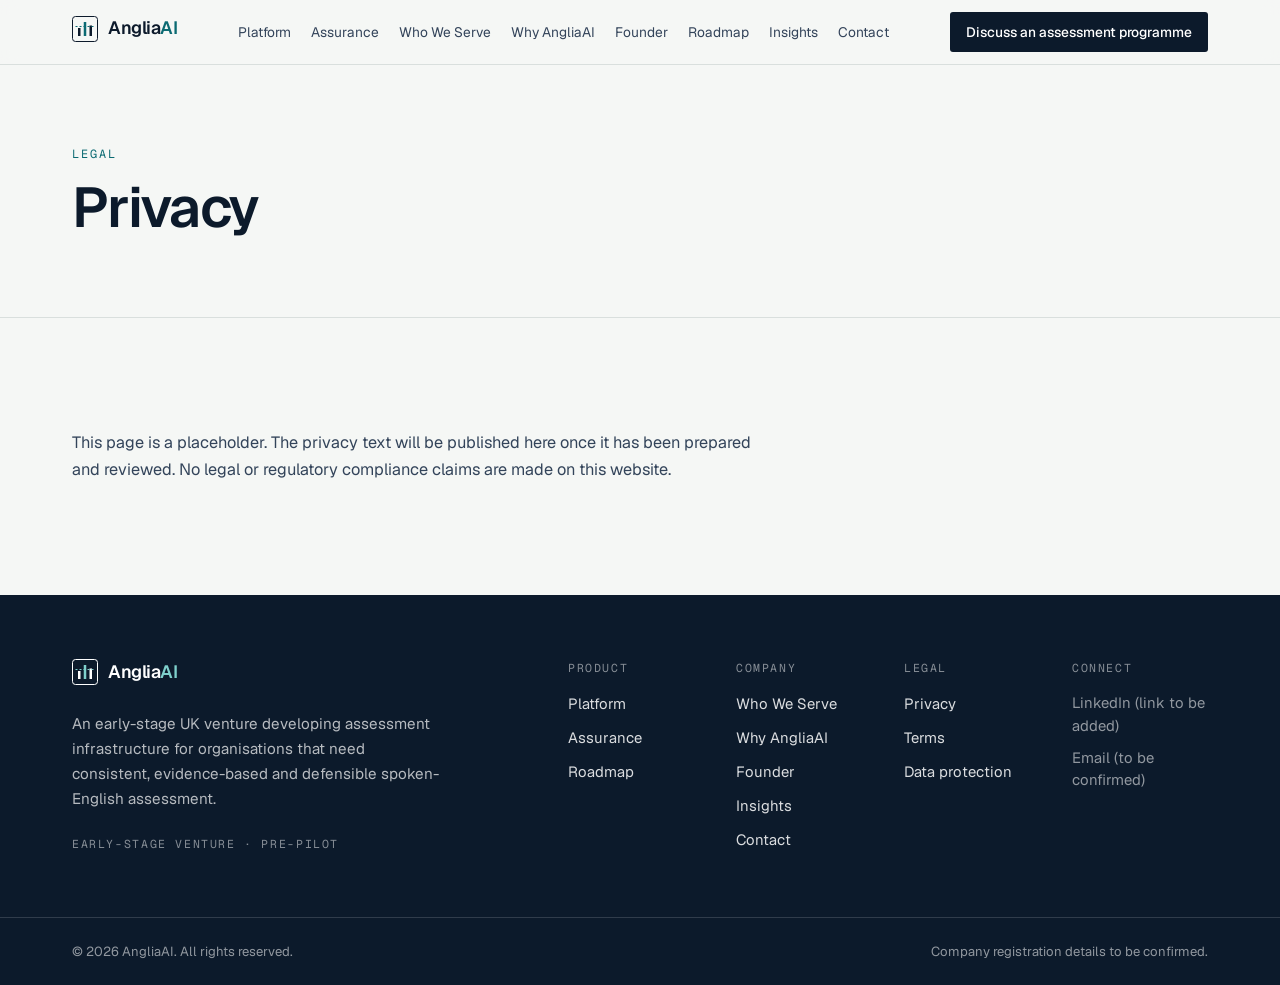
<file: privacy.html>
<!doctype html>

<html class="__variable_8adcd2 __variable_46451f" lang="en-GB">
  <head>
    <meta charset="utf-8" />
    <meta content="width=device-width, initial-scale=1" name="viewport" />
    <meta content="#F5F7F5" name="theme-color" />
    <title>Privacy | AngliaAI</title>
    <meta
      content="AngliaAI is developing assessment infrastructure for organisations that need consistent, evidence-based and defensible spoken-English assessment."
      name="description"
    />
    <meta
      content="spoken English assessment,AI speaking assessment,English assessment technology,assessment assurance,examiner standardisation,automated speaking assessment,English assessment infrastructure,institutional English testing"
      name="keywords"
    />
    <meta content="noindex" name="robots" />
    <link href="https://www.example.com" rel="canonical" />
    <meta content="AngliaAI | Defensible Spoken-English Assessment Infrastructure" property="og:title" />
    <meta
      content="AngliaAI is developing assessment infrastructure for organisations that need consistent, evidence-based and defensible spoken-English assessment."
      property="og:description"
    />
    <meta content="https://www.example.com" property="og:url" />
    <meta content="AngliaAI" property="og:site_name" />
    <meta content="en_GB" property="og:locale" />
    <meta content="website" property="og:type" />
    <meta content="summary" name="twitter:card" />
    <meta content="AngliaAI | Defensible Spoken-English Assessment Infrastructure" name="twitter:title" />
    <meta
      content="AngliaAI is developing assessment infrastructure for organisations that need consistent, evidence-based and defensible spoken-English assessment."
      name="twitter:description"
    />
    <link href="images/icon.svg" rel="icon" sizes="any" type="image/svg+xml" />
    <link href="css/style.css" rel="stylesheet" />
    <script defer="" src="js/main.js"></script>
  </head>
  <body class="font-sans">
    <a
      class="sr-only focus:not-sr-only focus:fixed focus:left-4 focus:top-4 focus:z-[60] focus:rounded-[3px] focus:bg-ink focus:px-4 focus:py-2 focus:text-white"
      href="#main"
      >Skip to main content</a
    >
    <header class="sticky top-0 z-50 border-b border-rule bg-paper/90 backdrop-blur">
      <div class="container-x flex h-16 items-center justify-between gap-4">
        <a aria-label="AngliaAI home" class="shrink-0" href="index.html"
          ><span class="inline-flex items-center gap-2.5"
            ><svg aria-hidden="true" height="26" viewbox="0 0 26 26" width="26">
              <rect fill="none" height="25" rx="3" stroke="#0C1A2B" width="25" x="0.5" y="0.5"></rect>
              <rect fill="#0C1A2B" height="8" width="2.5" x="6" y="12"></rect>
              <rect fill="#0B6A72" height="14" width="2.5" x="11.75" y="6"></rect>
              <rect fill="#0C1A2B" height="10.5" width="2.5" x="17.5" y="9.5"></rect>
              <line stroke="#0B6A72" stroke-dasharray="2 2" x1="3.5" x2="22.5" y1="10.5" y2="10.5"></line></svg
            ><span class="text-[1.12rem] font-semibold tracking-tight" style="color: #0c1a2b"
              >Anglia<span style="color: #0b6a72">AI</span></span
            ></span
          ></a
        >
        <nav aria-label="Primary" class="hidden nav:block">
          <ul class="flex items-center gap-5">
            <li>
              <a class="border-b py-1 text-[0.86rem] transition-colors border-transparent text-ink-soft hover:text-ink" href="platform.html"
                >Platform</a
              >
            </li>
            <li>
              <a
                class="border-b py-1 text-[0.86rem] transition-colors border-transparent text-ink-soft hover:text-ink"
                href="assurance.html"
                >Assurance</a
              >
            </li>
            <li>
              <a
                class="border-b py-1 text-[0.86rem] transition-colors border-transparent text-ink-soft hover:text-ink"
                href="who-we-serve.html"
                >Who We Serve</a
              >
            </li>
            <li>
              <a
                class="border-b py-1 text-[0.86rem] transition-colors border-transparent text-ink-soft hover:text-ink"
                href="why-angliaai.html"
                >Why AngliaAI</a
              >
            </li>
            <li>
              <a class="border-b py-1 text-[0.86rem] transition-colors border-transparent text-ink-soft hover:text-ink" href="founder.html"
                >Founder</a
              >
            </li>
            <li>
              <a class="border-b py-1 text-[0.86rem] transition-colors border-transparent text-ink-soft hover:text-ink" href="roadmap.html"
                >Roadmap</a
              >
            </li>
            <li>
              <a class="border-b py-1 text-[0.86rem] transition-colors border-transparent text-ink-soft hover:text-ink" href="insights.html"
                >Insights</a
              >
            </li>
            <li>
              <a class="border-b py-1 text-[0.86rem] transition-colors border-transparent text-ink-soft hover:text-ink" href="contact.html"
                >Contact</a
              >
            </li>
          </ul>
        </nav>
        <div class="flex items-center gap-2">
          <a class="btn-primary hidden !min-h-[40px] !px-4 !py-2 !text-[0.86rem] sm:inline-flex" href="contact.html"
            >Discuss an assessment programme</a
          ><button
            aria-controls="mobile-menu"
            aria-expanded="false"
            aria-label="Open menu"
            class="inline-flex h-11 w-11 items-center justify-center rounded-[3px] border border-rule-strong nav:hidden"
            type="button"
          >
            <svg
              aria-hidden="true"
              class="lucide lucide-menu"
              fill="none"
              height="20"
              stroke="currentColor"
              stroke-linecap="round"
              stroke-linejoin="round"
              stroke-width="2"
              viewbox="0 0 24 24"
              width="20"
              xmlns="http://www.w3.org/2000/svg"
            >
              <line x1="4" x2="20" y1="12" y2="12"></line>
              <line x1="4" x2="20" y1="6" y2="6"></line>
              <line x1="4" x2="20" y1="18" y2="18"></line>
            </svg>
          </button>
        </div>
      </div>
      <nav aria-label="Mobile" class="border-t border-rule bg-paper nav:hidden" hidden="" id="mobile-menu">
        <ul class="container-x py-3">
          <li class="border-b border-rule last:border-0">
            <a class="flex min-h-[48px] items-center text-[1.02rem] text-ink" href="index.html">Home</a>
          </li>
          <li class="border-b border-rule last:border-0">
            <a class="flex min-h-[48px] items-center text-[1.02rem] text-ink" href="platform.html">Platform</a>
          </li>
          <li class="border-b border-rule last:border-0">
            <a class="flex min-h-[48px] items-center text-[1.02rem] text-ink" href="assurance.html">Assurance</a>
          </li>
          <li class="border-b border-rule last:border-0">
            <a class="flex min-h-[48px] items-center text-[1.02rem] text-ink" href="who-we-serve.html">Who We Serve</a>
          </li>
          <li class="border-b border-rule last:border-0">
            <a class="flex min-h-[48px] items-center text-[1.02rem] text-ink" href="why-angliaai.html">Why AngliaAI</a>
          </li>
          <li class="border-b border-rule last:border-0">
            <a class="flex min-h-[48px] items-center text-[1.02rem] text-ink" href="founder.html">Founder</a>
          </li>
          <li class="border-b border-rule last:border-0">
            <a class="flex min-h-[48px] items-center text-[1.02rem] text-ink" href="roadmap.html">Roadmap</a>
          </li>
          <li class="border-b border-rule last:border-0">
            <a class="flex min-h-[48px] items-center text-[1.02rem] text-ink" href="insights.html">Insights</a>
          </li>
          <li class="border-b border-rule last:border-0">
            <a class="flex min-h-[48px] items-center text-[1.02rem] text-ink" href="contact.html">Contact</a>
          </li>
          <li class="pb-2 pt-4"><a class="btn-primary w-full" href="contact.html">Discuss an assessment programme</a></li>
        </ul>
      </nav>
    </header>
    <main id="main">
      <section class="border-b border-rule">
        <div class="container-x py-14 sm:py-20">
          <div class="max-w-4xl">
            <p class="eyebrow">Legal</p>
            <h1 class="mt-4 font-semibold text-display text-ink">Privacy</h1>
          </div>
        </div>
      </section>
      <section class="container-x section">
        <p class="prose-body">
          This page is a placeholder. The privacy text will be published here once it has been prepared and reviewed. No legal or regulatory
          compliance claims are made on this website.
        </p>
      </section>
    </main>
    <footer class="bg-navy text-white">
      <div class="container-x grid gap-12 py-16 lg:grid-cols-[1.4fr_2fr]">
        <div>
          <a aria-label="AngliaAI home" href="index.html"
            ><span class="inline-flex items-center gap-2.5"
              ><svg aria-hidden="true" height="26" viewbox="0 0 26 26" width="26">
                <rect fill="none" height="25" rx="3" stroke="#FFFFFF" width="25" x="0.5" y="0.5"></rect>
                <rect fill="#FFFFFF" height="8" width="2.5" x="6" y="12"></rect>
                <rect fill="#7FD0CC" height="14" width="2.5" x="11.75" y="6"></rect>
                <rect fill="#FFFFFF" height="10.5" width="2.5" x="17.5" y="9.5"></rect>
                <line stroke="#7FD0CC" stroke-dasharray="2 2" x1="3.5" x2="22.5" y1="10.5" y2="10.5"></line></svg
              ><span class="text-[1.12rem] font-semibold tracking-tight" style="color: #ffffff"
                >Anglia<span style="color: #7fd0cc">AI</span></span
              ></span
            ></a
          >
          <p class="mt-5 max-w-sm text-[0.95rem] leading-relaxed text-white/70">
            An early-stage UK venture developing assessment infrastructure for organisations that need consistent, evidence-based and
            defensible spoken-English assessment.
          </p>
          <p class="mt-6 font-mono text-[0.72rem] uppercase tracking-[0.14em] text-white/50">Early-stage venture · pre-pilot</p>
        </div>
        <div class="grid grid-cols-2 gap-8 sm:grid-cols-4">
          <nav aria-label="Product">
            <h2 class="font-mono text-[0.72rem] uppercase tracking-[0.14em] text-white/50">Product</h2>
            <ul class="mt-4 space-y-2.5">
              <li><a class="text-[0.93rem] text-white/85 hover:text-white hover:underline" href="platform.html">Platform</a></li>
              <li><a class="text-[0.93rem] text-white/85 hover:text-white hover:underline" href="assurance.html">Assurance</a></li>
              <li><a class="text-[0.93rem] text-white/85 hover:text-white hover:underline" href="roadmap.html">Roadmap</a></li>
            </ul>
          </nav>
          <nav aria-label="Company">
            <h2 class="font-mono text-[0.72rem] uppercase tracking-[0.14em] text-white/50">Company</h2>
            <ul class="mt-4 space-y-2.5">
              <li><a class="text-[0.93rem] text-white/85 hover:text-white hover:underline" href="who-we-serve.html">Who We Serve</a></li>
              <li><a class="text-[0.93rem] text-white/85 hover:text-white hover:underline" href="why-angliaai.html">Why AngliaAI</a></li>
              <li><a class="text-[0.93rem] text-white/85 hover:text-white hover:underline" href="founder.html">Founder</a></li>
              <li><a class="text-[0.93rem] text-white/85 hover:text-white hover:underline" href="insights.html">Insights</a></li>
              <li><a class="text-[0.93rem] text-white/85 hover:text-white hover:underline" href="contact.html">Contact</a></li>
            </ul>
          </nav>
          <nav aria-label="Legal">
            <h2 class="font-mono text-[0.72rem] uppercase tracking-[0.14em] text-white/50">Legal</h2>
            <ul class="mt-4 space-y-2.5">
              <li><a class="text-[0.93rem] text-white/85 hover:text-white hover:underline" href="privacy.html">Privacy</a></li>
              <li><a class="text-[0.93rem] text-white/85 hover:text-white hover:underline" href="terms.html">Terms</a></li>
              <li>
                <a class="text-[0.93rem] text-white/85 hover:text-white hover:underline" href="data-protection.html">Data protection</a>
              </li>
            </ul>
          </nav>
          <div>
            <h2 class="font-mono text-[0.72rem] uppercase tracking-[0.14em] text-white/50">Connect</h2>
            <ul class="mt-4 space-y-2.5 text-[0.93rem] text-white/85">
              <li><span class="text-white/55">LinkedIn (link to be added)</span></li>
              <li><span class="text-white/55">Email (to be confirmed)</span></li>
            </ul>
          </div>
        </div>
      </div>
      <div class="border-t border-white/15">
        <div class="container-x flex flex-col gap-2 py-6 text-[0.82rem] text-white/55 sm:flex-row sm:justify-between">
          <p>© 2026 AngliaAI. All rights reserved.</p>
          <p>Company registration details to be confirmed.</p>
        </div>
      </div>
    </footer>
    <script type="application/ld+json">
      {
        "@context": "https://schema.org",
        "@type": "Organization",
        "name": "AngliaAI",
        "url": "https://www.example.com",
        "description": "AngliaAI is developing assessment infrastructure for organisations that need consistent, evidence-based and defensible spoken-English assessment."
      }
    </script>
  </body>
</html>
</file>
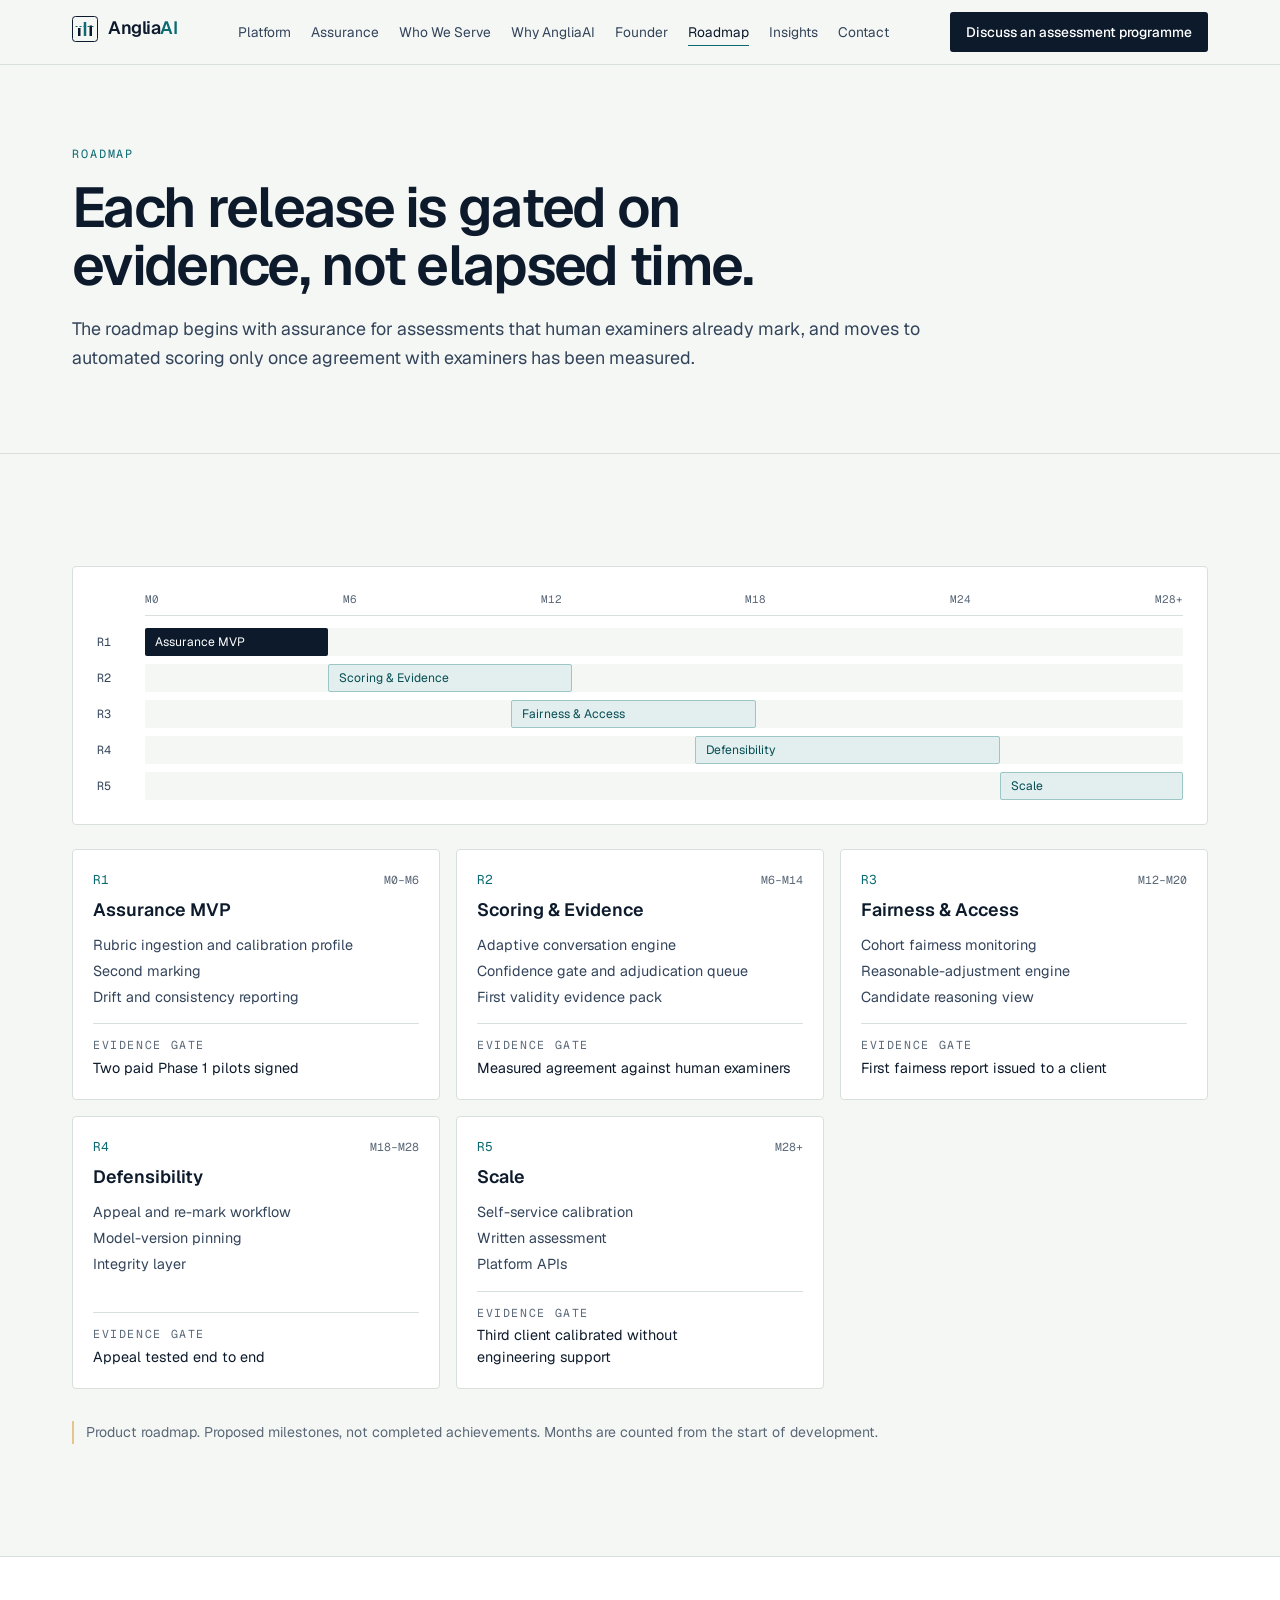
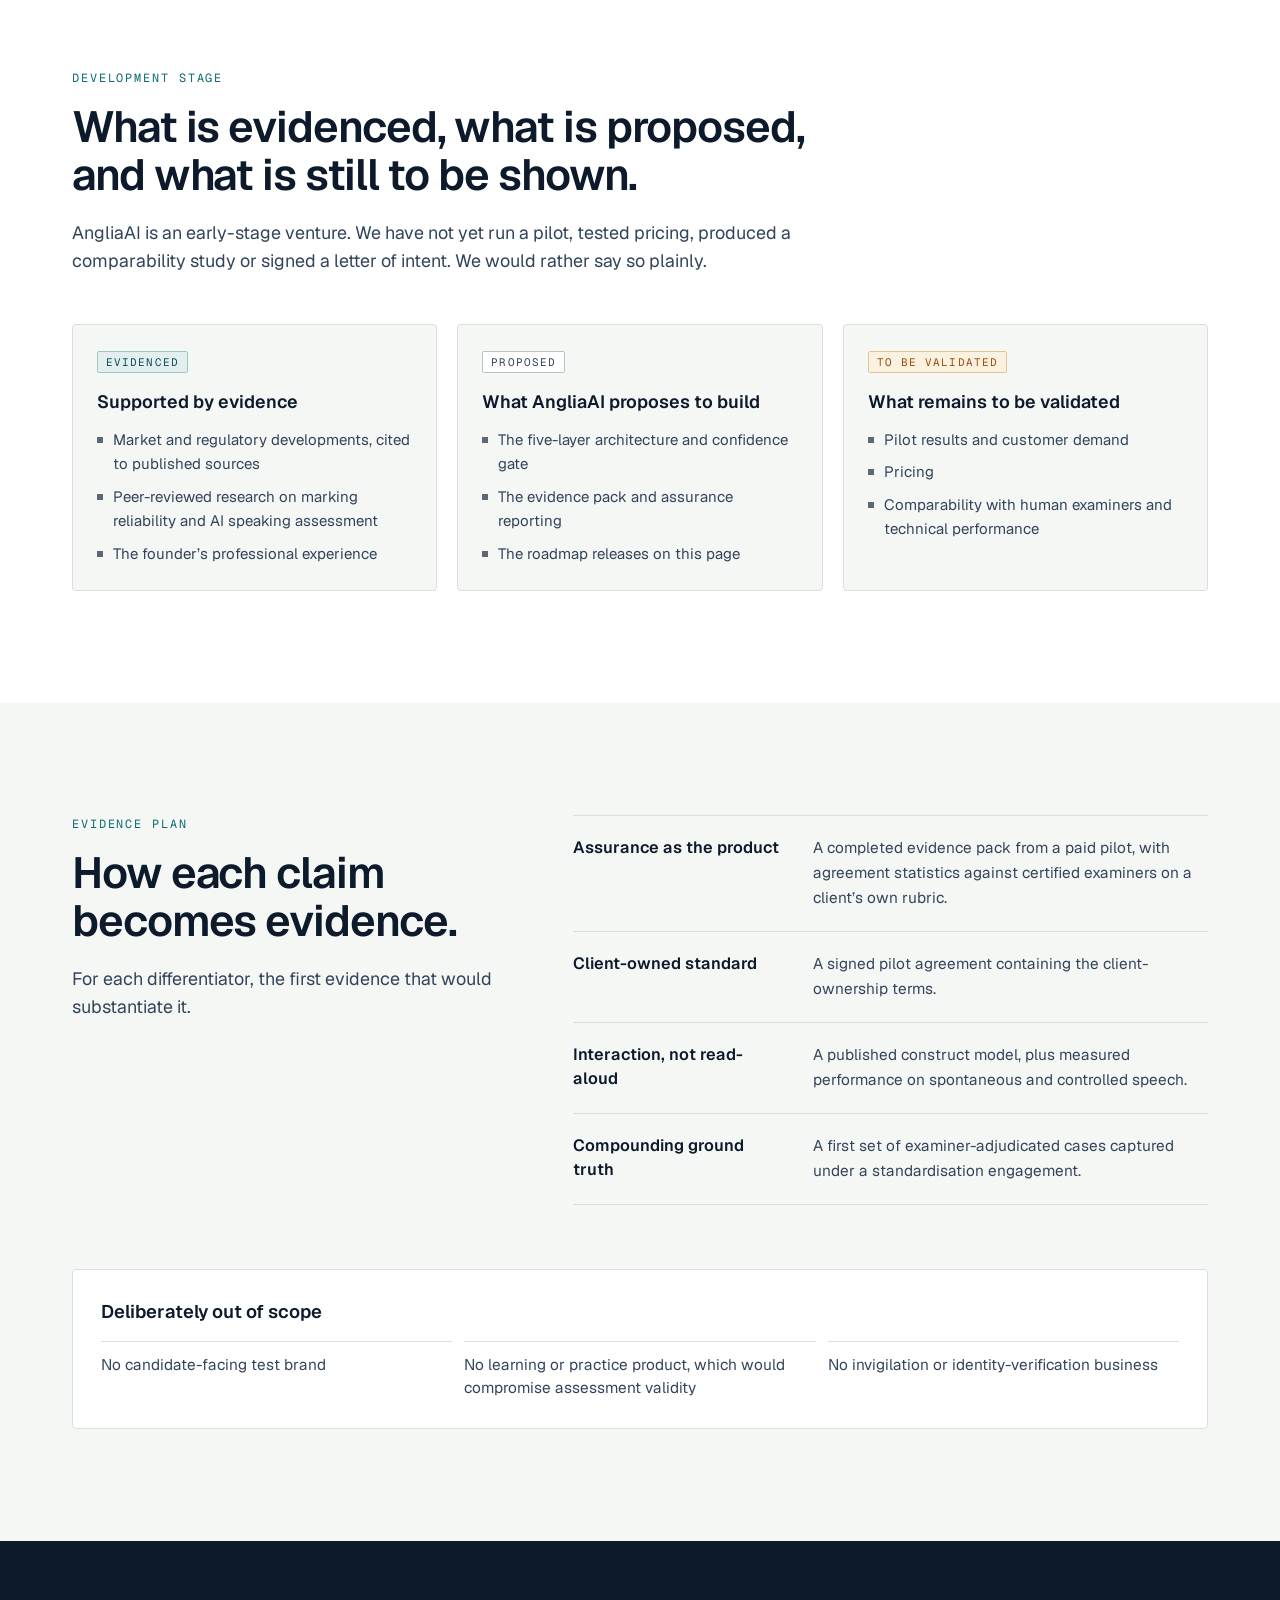
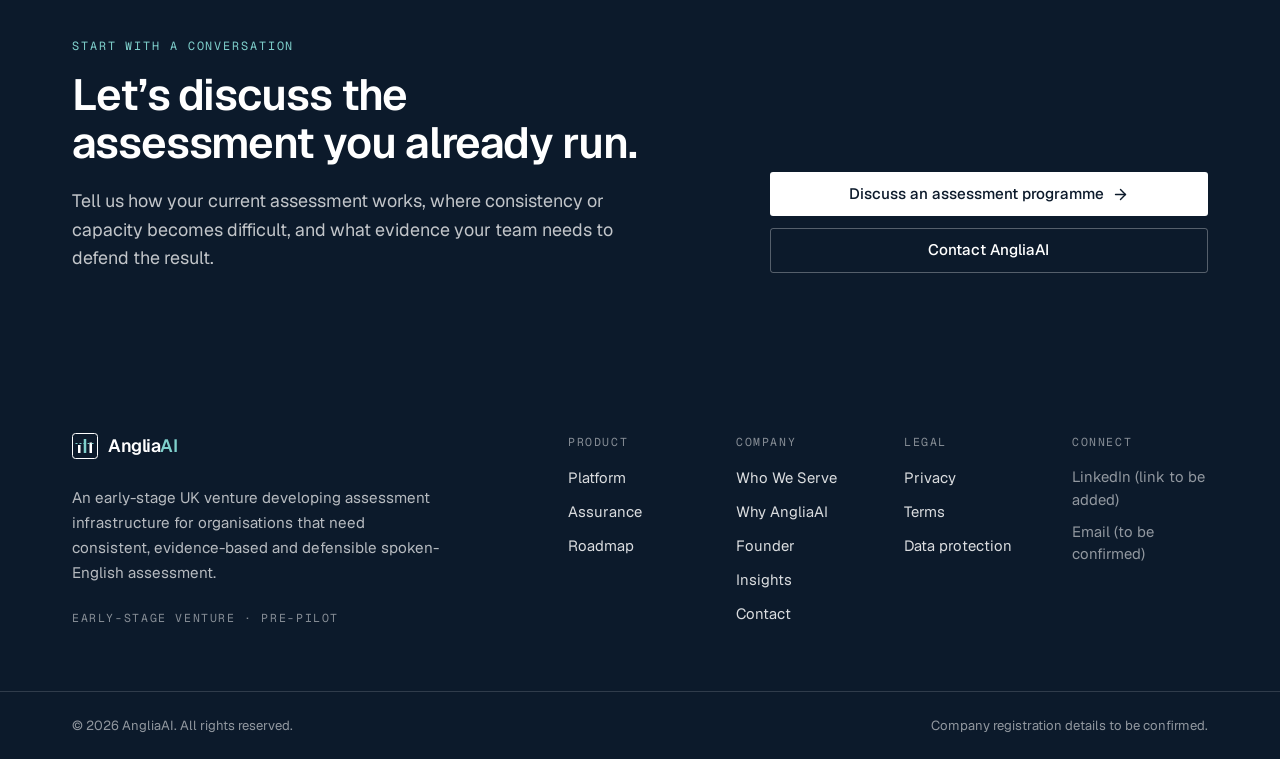
<file: roadmap.html>
<!doctype html>

<html class="__variable_8adcd2 __variable_46451f" lang="en-GB">
  <head>
    <meta charset="utf-8" />
    <meta content="width=device-width, initial-scale=1" name="viewport" />
    <meta content="#F5F7F5" name="theme-color" />
    <title>Roadmap | AngliaAI</title>
    <meta content="The proposed AngliaAI product roadmap. Each release is gated on evidence, not elapsed time." name="description" />
    <meta
      content="spoken English assessment,AI speaking assessment,English assessment technology,assessment assurance,examiner standardisation,automated speaking assessment,English assessment infrastructure,institutional English testing"
      name="keywords"
    />
    <link href="https://www.example.com/roadmap" rel="canonical" />
    <meta content="AngliaAI | Defensible Spoken-English Assessment Infrastructure" property="og:title" />
    <meta
      content="AngliaAI is developing assessment infrastructure for organisations that need consistent, evidence-based and defensible spoken-English assessment."
      property="og:description"
    />
    <meta content="https://www.example.com" property="og:url" />
    <meta content="AngliaAI" property="og:site_name" />
    <meta content="en_GB" property="og:locale" />
    <meta content="website" property="og:type" />
    <meta content="summary" name="twitter:card" />
    <meta content="AngliaAI | Defensible Spoken-English Assessment Infrastructure" name="twitter:title" />
    <meta
      content="AngliaAI is developing assessment infrastructure for organisations that need consistent, evidence-based and defensible spoken-English assessment."
      name="twitter:description"
    />
    <link href="images/icon.svg" rel="icon" sizes="any" type="image/svg+xml" />
    <link href="css/style.css" rel="stylesheet" />
    <script defer="" src="js/main.js"></script>
  </head>
  <body class="font-sans">
    <a
      class="sr-only focus:not-sr-only focus:fixed focus:left-4 focus:top-4 focus:z-[60] focus:rounded-[3px] focus:bg-ink focus:px-4 focus:py-2 focus:text-white"
      href="#main"
      >Skip to main content</a
    >
    <header class="sticky top-0 z-50 border-b border-rule bg-paper/90 backdrop-blur">
      <div class="container-x flex h-16 items-center justify-between gap-4">
        <a aria-label="AngliaAI home" class="shrink-0" href="index.html"
          ><span class="inline-flex items-center gap-2.5"
            ><svg aria-hidden="true" height="26" viewbox="0 0 26 26" width="26">
              <rect fill="none" height="25" rx="3" stroke="#0C1A2B" width="25" x="0.5" y="0.5"></rect>
              <rect fill="#0C1A2B" height="8" width="2.5" x="6" y="12"></rect>
              <rect fill="#0B6A72" height="14" width="2.5" x="11.75" y="6"></rect>
              <rect fill="#0C1A2B" height="10.5" width="2.5" x="17.5" y="9.5"></rect>
              <line stroke="#0B6A72" stroke-dasharray="2 2" x1="3.5" x2="22.5" y1="10.5" y2="10.5"></line></svg
            ><span class="text-[1.12rem] font-semibold tracking-tight" style="color: #0c1a2b"
              >Anglia<span style="color: #0b6a72">AI</span></span
            ></span
          ></a
        >
        <nav aria-label="Primary" class="hidden nav:block">
          <ul class="flex items-center gap-5">
            <li>
              <a class="border-b py-1 text-[0.86rem] transition-colors border-transparent text-ink-soft hover:text-ink" href="platform.html"
                >Platform</a
              >
            </li>
            <li>
              <a
                class="border-b py-1 text-[0.86rem] transition-colors border-transparent text-ink-soft hover:text-ink"
                href="assurance.html"
                >Assurance</a
              >
            </li>
            <li>
              <a
                class="border-b py-1 text-[0.86rem] transition-colors border-transparent text-ink-soft hover:text-ink"
                href="who-we-serve.html"
                >Who We Serve</a
              >
            </li>
            <li>
              <a
                class="border-b py-1 text-[0.86rem] transition-colors border-transparent text-ink-soft hover:text-ink"
                href="why-angliaai.html"
                >Why AngliaAI</a
              >
            </li>
            <li>
              <a class="border-b py-1 text-[0.86rem] transition-colors border-transparent text-ink-soft hover:text-ink" href="founder.html"
                >Founder</a
              >
            </li>
            <li>
              <a aria-current="page" class="border-b py-1 text-[0.86rem] transition-colors border-accent text-ink" href="roadmap.html"
                >Roadmap</a
              >
            </li>
            <li>
              <a class="border-b py-1 text-[0.86rem] transition-colors border-transparent text-ink-soft hover:text-ink" href="insights.html"
                >Insights</a
              >
            </li>
            <li>
              <a class="border-b py-1 text-[0.86rem] transition-colors border-transparent text-ink-soft hover:text-ink" href="contact.html"
                >Contact</a
              >
            </li>
          </ul>
        </nav>
        <div class="flex items-center gap-2">
          <a class="btn-primary hidden !min-h-[40px] !px-4 !py-2 !text-[0.86rem] sm:inline-flex" href="contact.html"
            >Discuss an assessment programme</a
          ><button
            aria-controls="mobile-menu"
            aria-expanded="false"
            aria-label="Open menu"
            class="inline-flex h-11 w-11 items-center justify-center rounded-[3px] border border-rule-strong nav:hidden"
            type="button"
          >
            <svg
              aria-hidden="true"
              class="lucide lucide-menu"
              fill="none"
              height="20"
              stroke="currentColor"
              stroke-linecap="round"
              stroke-linejoin="round"
              stroke-width="2"
              viewbox="0 0 24 24"
              width="20"
              xmlns="http://www.w3.org/2000/svg"
            >
              <line x1="4" x2="20" y1="12" y2="12"></line>
              <line x1="4" x2="20" y1="6" y2="6"></line>
              <line x1="4" x2="20" y1="18" y2="18"></line>
            </svg>
          </button>
        </div>
      </div>
      <nav aria-label="Mobile" class="border-t border-rule bg-paper nav:hidden" hidden="" id="mobile-menu">
        <ul class="container-x py-3">
          <li class="border-b border-rule last:border-0">
            <a class="flex min-h-[48px] items-center text-[1.02rem] text-ink" href="index.html">Home</a>
          </li>
          <li class="border-b border-rule last:border-0">
            <a class="flex min-h-[48px] items-center text-[1.02rem] text-ink" href="platform.html">Platform</a>
          </li>
          <li class="border-b border-rule last:border-0">
            <a class="flex min-h-[48px] items-center text-[1.02rem] text-ink" href="assurance.html">Assurance</a>
          </li>
          <li class="border-b border-rule last:border-0">
            <a class="flex min-h-[48px] items-center text-[1.02rem] text-ink" href="who-we-serve.html">Who We Serve</a>
          </li>
          <li class="border-b border-rule last:border-0">
            <a class="flex min-h-[48px] items-center text-[1.02rem] text-ink" href="why-angliaai.html">Why AngliaAI</a>
          </li>
          <li class="border-b border-rule last:border-0">
            <a class="flex min-h-[48px] items-center text-[1.02rem] text-ink" href="founder.html">Founder</a>
          </li>
          <li class="border-b border-rule last:border-0">
            <a aria-current="page" class="flex min-h-[48px] items-center text-[1.02rem] text-ink" href="roadmap.html">Roadmap</a>
          </li>
          <li class="border-b border-rule last:border-0">
            <a class="flex min-h-[48px] items-center text-[1.02rem] text-ink" href="insights.html">Insights</a>
          </li>
          <li class="border-b border-rule last:border-0">
            <a class="flex min-h-[48px] items-center text-[1.02rem] text-ink" href="contact.html">Contact</a>
          </li>
          <li class="pb-2 pt-4"><a class="btn-primary w-full" href="contact.html">Discuss an assessment programme</a></li>
        </ul>
      </nav>
    </header>
    <main id="main">
      <section class="border-b border-rule">
        <div class="container-x py-14 sm:py-20">
          <div class="max-w-4xl">
            <p class="eyebrow">Roadmap</p>
            <h1 class="mt-4 font-semibold text-display text-ink">Each release is gated on evidence, not elapsed time.</h1>
            <div class="mt-5 text-lead text-ink-soft">
              <p>
                The roadmap begins with assurance for assessments that human examiners already mark, and moves to automated scoring only
                once agreement with examiners has been measured.
              </p>
            </div>
          </div>
        </div>
      </section>
      <section aria-labelledby="rm" class="container-x section">
        <h2 class="sr-only" id="rm">Product roadmap</h2>
        <div>
          <div aria-hidden="true" class="card hidden p-6 md:block">
            <div class="relative ml-12 flex justify-between border-b border-rule pb-2 font-mono text-[0.68rem] text-ink-muted">
              <span>M0</span><span>M6</span><span>M12</span><span>M18</span><span>M24</span><span>M28+</span>
            </div>
            <div class="mt-3 space-y-2">
              <div class="grid grid-cols-[3rem_1fr] items-center">
                <span class="font-mono text-[0.74rem] text-ink-soft">R1</span>
                <div class="relative h-7 rounded-[2px] bg-paper">
                  <div
                    class="absolute inset-y-0 flex items-center rounded-[2px] px-2.5 text-[0.76rem] bg-ink text-white"
                    style="left: 0%; width: 17.647058823529413%"
                  >
                    <span class="truncate">Assurance MVP</span>
                  </div>
                </div>
              </div>
              <div class="grid grid-cols-[3rem_1fr] items-center">
                <span class="font-mono text-[0.74rem] text-ink-soft">R2</span>
                <div class="relative h-7 rounded-[2px] bg-paper">
                  <div
                    class="absolute inset-y-0 flex items-center rounded-[2px] px-2.5 text-[0.76rem] border border-accent-line bg-accent-soft text-accent-deep"
                    style="left: 17.647058823529413%; width: 23.52941176470588%"
                  >
                    <span class="truncate">Scoring &amp; Evidence</span>
                  </div>
                </div>
              </div>
              <div class="grid grid-cols-[3rem_1fr] items-center">
                <span class="font-mono text-[0.74rem] text-ink-soft">R3</span>
                <div class="relative h-7 rounded-[2px] bg-paper">
                  <div
                    class="absolute inset-y-0 flex items-center rounded-[2px] px-2.5 text-[0.76rem] border border-accent-line bg-accent-soft text-accent-deep"
                    style="left: 35.294117647058826%; width: 23.52941176470588%"
                  >
                    <span class="truncate">Fairness &amp; Access</span>
                  </div>
                </div>
              </div>
              <div class="grid grid-cols-[3rem_1fr] items-center">
                <span class="font-mono text-[0.74rem] text-ink-soft">R4</span>
                <div class="relative h-7 rounded-[2px] bg-paper">
                  <div
                    class="absolute inset-y-0 flex items-center rounded-[2px] px-2.5 text-[0.76rem] border border-accent-line bg-accent-soft text-accent-deep"
                    style="left: 52.94117647058824%; width: 29.411764705882355%"
                  >
                    <span class="truncate">Defensibility</span>
                  </div>
                </div>
              </div>
              <div class="grid grid-cols-[3rem_1fr] items-center">
                <span class="font-mono text-[0.74rem] text-ink-soft">R5</span>
                <div class="relative h-7 rounded-[2px] bg-paper">
                  <div
                    class="absolute inset-y-0 flex items-center rounded-[2px] px-2.5 text-[0.76rem] border border-accent-line bg-accent-soft text-accent-deep"
                    style="left: 82.35294117647058%; width: 17.647058823529413%"
                  >
                    <span class="truncate">Scale</span>
                  </div>
                </div>
              </div>
            </div>
          </div>
          <ol class="mt-6 grid gap-4 md:grid-cols-2 lg:grid-cols-3">
            <li>
              <div class="card flex h-full flex-col p-5" data-reveal="">
                <div class="flex items-baseline justify-between">
                  <span class="font-mono text-[0.8rem] text-accent">R1</span
                  ><span class="font-mono text-[0.72rem] text-ink-muted">M0–M6</span>
                </div>
                <h3 class="mt-2 text-[1.12rem] font-semibold">Assurance MVP</h3>
                <ul class="mt-3 flex-1 space-y-1.5 text-[0.9rem] leading-snug text-ink-soft">
                  <li>Rubric ingestion and calibration profile</li>
                  <li>Second marking</li>
                  <li>Drift and consistency reporting</li>
                </ul>
                <div class="mt-4 border-t border-rule pt-3">
                  <p class="label">Evidence gate</p>
                  <p class="mt-1 text-[0.9rem] text-ink">Two paid Phase 1 pilots signed</p>
                </div>
              </div>
            </li>
            <li>
              <div class="card flex h-full flex-col p-5" data-reveal="">
                <div class="flex items-baseline justify-between">
                  <span class="font-mono text-[0.8rem] text-accent">R2</span
                  ><span class="font-mono text-[0.72rem] text-ink-muted">M6–M14</span>
                </div>
                <h3 class="mt-2 text-[1.12rem] font-semibold">Scoring &amp; Evidence</h3>
                <ul class="mt-3 flex-1 space-y-1.5 text-[0.9rem] leading-snug text-ink-soft">
                  <li>Adaptive conversation engine</li>
                  <li>Confidence gate and adjudication queue</li>
                  <li>First validity evidence pack</li>
                </ul>
                <div class="mt-4 border-t border-rule pt-3">
                  <p class="label">Evidence gate</p>
                  <p class="mt-1 text-[0.9rem] text-ink">Measured agreement against human examiners</p>
                </div>
              </div>
            </li>
            <li>
              <div class="card flex h-full flex-col p-5" data-reveal="">
                <div class="flex items-baseline justify-between">
                  <span class="font-mono text-[0.8rem] text-accent">R3</span
                  ><span class="font-mono text-[0.72rem] text-ink-muted">M12–M20</span>
                </div>
                <h3 class="mt-2 text-[1.12rem] font-semibold">Fairness &amp; Access</h3>
                <ul class="mt-3 flex-1 space-y-1.5 text-[0.9rem] leading-snug text-ink-soft">
                  <li>Cohort fairness monitoring</li>
                  <li>Reasonable-adjustment engine</li>
                  <li>Candidate reasoning view</li>
                </ul>
                <div class="mt-4 border-t border-rule pt-3">
                  <p class="label">Evidence gate</p>
                  <p class="mt-1 text-[0.9rem] text-ink">First fairness report issued to a client</p>
                </div>
              </div>
            </li>
            <li>
              <div class="card flex h-full flex-col p-5" data-reveal="">
                <div class="flex items-baseline justify-between">
                  <span class="font-mono text-[0.8rem] text-accent">R4</span
                  ><span class="font-mono text-[0.72rem] text-ink-muted">M18–M28</span>
                </div>
                <h3 class="mt-2 text-[1.12rem] font-semibold">Defensibility</h3>
                <ul class="mt-3 flex-1 space-y-1.5 text-[0.9rem] leading-snug text-ink-soft">
                  <li>Appeal and re-mark workflow</li>
                  <li>Model-version pinning</li>
                  <li>Integrity layer</li>
                </ul>
                <div class="mt-4 border-t border-rule pt-3">
                  <p class="label">Evidence gate</p>
                  <p class="mt-1 text-[0.9rem] text-ink">Appeal tested end to end</p>
                </div>
              </div>
            </li>
            <li>
              <div class="card flex h-full flex-col p-5" data-reveal="">
                <div class="flex items-baseline justify-between">
                  <span class="font-mono text-[0.8rem] text-accent">R5</span
                  ><span class="font-mono text-[0.72rem] text-ink-muted">M28+</span>
                </div>
                <h3 class="mt-2 text-[1.12rem] font-semibold">Scale</h3>
                <ul class="mt-3 flex-1 space-y-1.5 text-[0.9rem] leading-snug text-ink-soft">
                  <li>Self-service calibration</li>
                  <li>Written assessment</li>
                  <li>Platform APIs</li>
                </ul>
                <div class="mt-4 border-t border-rule pt-3">
                  <p class="label">Evidence gate</p>
                  <p class="mt-1 text-[0.9rem] text-ink">Third client calibrated without engineering support</p>
                </div>
              </div>
            </li>
          </ol>
        </div>
        <div class="mt-8">
          <p class="flex items-start gap-2.5 border-l-2 pl-3 text-[0.88rem] leading-relaxed border-flag-line text-ink-muted">
            <span>Product roadmap. Proposed milestones, not completed achievements. Months are counted from the start of development.</span>
          </p>
        </div>
      </section>
      <section aria-labelledby="stage-title" class="section section-rule bg-surface" id="stage">
        <div class="container-x">
          <div class="max-w-3xl">
            <p class="eyebrow">Development stage</p>
            <h2 class="mt-4 font-semibold text-h2 text-ink">
              <span id="stage-title">What is evidenced, what is proposed, and what is still to be shown.</span>
            </h2>
            <div class="mt-5 text-lead text-ink-soft">
              <p>
                AngliaAI is an early-stage venture. We have not yet run a pilot, tested pricing, produced a comparability study or signed a
                letter of intent. We would rather say so plainly.
              </p>
            </div>
          </div>
          <div class="mt-12 grid gap-5 md:grid-cols-3">
            <div class="card bg-paper p-6">
              <span
                class="inline-flex items-center rounded-[2px] border px-2 py-0.5 font-mono text-[0.68rem] uppercase tracking-[0.1em] border-accent-line bg-accent-soft text-accent-deep"
                >Evidenced</span
              >
              <h3 class="mt-4 text-[1.12rem] font-semibold">Supported by evidence</h3>
              <ul class="mt-3 space-y-2 text-[0.94rem] leading-relaxed text-ink-soft">
                <li class="flex gap-2.5">
                  <span class="mt-[9px] h-1.5 w-1.5 shrink-0 bg-ink-muted"></span>Market and regulatory developments, cited to published
                  sources
                </li>
                <li class="flex gap-2.5">
                  <span class="mt-[9px] h-1.5 w-1.5 shrink-0 bg-ink-muted"></span>Peer-reviewed research on marking reliability and AI
                  speaking assessment
                </li>
                <li class="flex gap-2.5">
                  <span class="mt-[9px] h-1.5 w-1.5 shrink-0 bg-ink-muted"></span>The founder’s professional experience
                </li>
              </ul>
            </div>
            <div class="card bg-paper p-6">
              <span
                class="inline-flex items-center rounded-[2px] border px-2 py-0.5 font-mono text-[0.68rem] uppercase tracking-[0.1em] border-rule-strong bg-surface text-ink-soft"
                >Proposed</span
              >
              <h3 class="mt-4 text-[1.12rem] font-semibold">What AngliaAI proposes to build</h3>
              <ul class="mt-3 space-y-2 text-[0.94rem] leading-relaxed text-ink-soft">
                <li class="flex gap-2.5">
                  <span class="mt-[9px] h-1.5 w-1.5 shrink-0 bg-ink-muted"></span>The five-layer architecture and confidence gate
                </li>
                <li class="flex gap-2.5">
                  <span class="mt-[9px] h-1.5 w-1.5 shrink-0 bg-ink-muted"></span>The evidence pack and assurance reporting
                </li>
                <li class="flex gap-2.5">
                  <span class="mt-[9px] h-1.5 w-1.5 shrink-0 bg-ink-muted"></span>The roadmap releases on this page
                </li>
              </ul>
            </div>
            <div class="card bg-paper p-6">
              <span
                class="inline-flex items-center rounded-[2px] border px-2 py-0.5 font-mono text-[0.68rem] uppercase tracking-[0.1em] border-flag-line bg-flag-soft text-flag"
                >To be validated</span
              >
              <h3 class="mt-4 text-[1.12rem] font-semibold">What remains to be validated</h3>
              <ul class="mt-3 space-y-2 text-[0.94rem] leading-relaxed text-ink-soft">
                <li class="flex gap-2.5">
                  <span class="mt-[9px] h-1.5 w-1.5 shrink-0 bg-ink-muted"></span>Pilot results and customer demand
                </li>
                <li class="flex gap-2.5"><span class="mt-[9px] h-1.5 w-1.5 shrink-0 bg-ink-muted"></span>Pricing</li>
                <li class="flex gap-2.5">
                  <span class="mt-[9px] h-1.5 w-1.5 shrink-0 bg-ink-muted"></span>Comparability with human examiners and technical
                  performance
                </li>
              </ul>
            </div>
          </div>
        </div>
      </section>
      <section aria-labelledby="ev" class="container-x section">
        <div class="grid gap-12 lg:grid-cols-[1fr_1.4fr]">
          <div class="max-w-3xl">
            <p class="eyebrow">Evidence plan</p>
            <h2 class="mt-4 font-semibold text-h2 text-ink"><span id="ev">How each claim becomes evidence.</span></h2>
            <div class="mt-5 text-lead text-ink-soft"><p>For each differentiator, the first evidence that would substantiate it.</p></div>
          </div>
          <dl class="divide-y divide-rule border-y border-rule">
            <div class="grid gap-x-8 gap-y-1 py-5 sm:grid-cols-[13rem_1fr]">
              <dt class="text-[1.02rem] font-semibold">Assurance as the product</dt>
              <dd class="text-[0.96rem] leading-relaxed text-ink-soft">
                A completed evidence pack from a paid pilot, with agreement statistics against certified examiners on a client’s own rubric.
              </dd>
            </div>
            <div class="grid gap-x-8 gap-y-1 py-5 sm:grid-cols-[13rem_1fr]">
              <dt class="text-[1.02rem] font-semibold">Client-owned standard</dt>
              <dd class="text-[0.96rem] leading-relaxed text-ink-soft">A signed pilot agreement containing the client-ownership terms.</dd>
            </div>
            <div class="grid gap-x-8 gap-y-1 py-5 sm:grid-cols-[13rem_1fr]">
              <dt class="text-[1.02rem] font-semibold">Interaction, not read-aloud</dt>
              <dd class="text-[0.96rem] leading-relaxed text-ink-soft">
                A published construct model, plus measured performance on spontaneous and controlled speech.
              </dd>
            </div>
            <div class="grid gap-x-8 gap-y-1 py-5 sm:grid-cols-[13rem_1fr]">
              <dt class="text-[1.02rem] font-semibold">Compounding ground truth</dt>
              <dd class="text-[0.96rem] leading-relaxed text-ink-soft">
                A first set of examiner-adjudicated cases captured under a standardisation engagement.
              </dd>
            </div>
          </dl>
        </div>
        <div class="mt-16 rounded-[4px] border border-rule bg-surface p-7">
          <h3 class="text-[1.15rem] font-semibold">Deliberately out of scope</h3>
          <ul class="mt-4 grid gap-3 text-[0.96rem] text-ink-soft md:grid-cols-3">
            <li class="border-t border-rule pt-3">No candidate-facing test brand</li>
            <li class="border-t border-rule pt-3">No learning or practice product, which would compromise assessment validity</li>
            <li class="border-t border-rule pt-3">No invigilation or identity-verification business</li>
          </ul>
        </div>
      </section>
      <section aria-labelledby="cta-title" class="bg-navy">
        <div class="container-x grid gap-10 py-20 lg:grid-cols-[1.5fr_1fr] lg:items-end lg:py-24">
          <div>
            <p class="eyebrow !text-[#7FD0CC]">Start with a conversation</p>
            <h2 class="mt-4 max-w-2xl text-h2 font-semibold text-white" id="cta-title">Let’s discuss the assessment you already run.</h2>
            <p class="mt-5 max-w-xl text-lead text-white/75">
              Tell us how your current assessment works, where consistency or capacity becomes difficult, and what evidence your team needs
              to defend the result.
            </p>
          </div>
          <div class="flex flex-col gap-3 sm:flex-row lg:flex-col lg:items-stretch">
            <a class="btn-on-dark" href="contact.html"
              >Discuss an assessment programme
              <svg
                aria-hidden="true"
                class="lucide lucide-arrow-right"
                fill="none"
                height="17"
                stroke="currentColor"
                stroke-linecap="round"
                stroke-linejoin="round"
                stroke-width="2"
                viewbox="0 0 24 24"
                width="17"
                xmlns="http://www.w3.org/2000/svg"
              >
                <path d="M5 12h14"></path>
                <path d="m12 5 7 7-7 7"></path></svg></a
            ><a class="btn-ghost-dark" href="contact.html#details">Contact AngliaAI</a>
          </div>
        </div>
      </section>
    </main>
    <footer class="bg-navy text-white">
      <div class="container-x grid gap-12 py-16 lg:grid-cols-[1.4fr_2fr]">
        <div>
          <a aria-label="AngliaAI home" href="index.html"
            ><span class="inline-flex items-center gap-2.5"
              ><svg aria-hidden="true" height="26" viewbox="0 0 26 26" width="26">
                <rect fill="none" height="25" rx="3" stroke="#FFFFFF" width="25" x="0.5" y="0.5"></rect>
                <rect fill="#FFFFFF" height="8" width="2.5" x="6" y="12"></rect>
                <rect fill="#7FD0CC" height="14" width="2.5" x="11.75" y="6"></rect>
                <rect fill="#FFFFFF" height="10.5" width="2.5" x="17.5" y="9.5"></rect>
                <line stroke="#7FD0CC" stroke-dasharray="2 2" x1="3.5" x2="22.5" y1="10.5" y2="10.5"></line></svg
              ><span class="text-[1.12rem] font-semibold tracking-tight" style="color: #ffffff"
                >Anglia<span style="color: #7fd0cc">AI</span></span
              ></span
            ></a
          >
          <p class="mt-5 max-w-sm text-[0.95rem] leading-relaxed text-white/70">
            An early-stage UK venture developing assessment infrastructure for organisations that need consistent, evidence-based and
            defensible spoken-English assessment.
          </p>
          <p class="mt-6 font-mono text-[0.72rem] uppercase tracking-[0.14em] text-white/50">Early-stage venture · pre-pilot</p>
        </div>
        <div class="grid grid-cols-2 gap-8 sm:grid-cols-4">
          <nav aria-label="Product">
            <h2 class="font-mono text-[0.72rem] uppercase tracking-[0.14em] text-white/50">Product</h2>
            <ul class="mt-4 space-y-2.5">
              <li><a class="text-[0.93rem] text-white/85 hover:text-white hover:underline" href="platform.html">Platform</a></li>
              <li><a class="text-[0.93rem] text-white/85 hover:text-white hover:underline" href="assurance.html">Assurance</a></li>
              <li><a class="text-[0.93rem] text-white/85 hover:text-white hover:underline" href="roadmap.html">Roadmap</a></li>
            </ul>
          </nav>
          <nav aria-label="Company">
            <h2 class="font-mono text-[0.72rem] uppercase tracking-[0.14em] text-white/50">Company</h2>
            <ul class="mt-4 space-y-2.5">
              <li><a class="text-[0.93rem] text-white/85 hover:text-white hover:underline" href="who-we-serve.html">Who We Serve</a></li>
              <li><a class="text-[0.93rem] text-white/85 hover:text-white hover:underline" href="why-angliaai.html">Why AngliaAI</a></li>
              <li><a class="text-[0.93rem] text-white/85 hover:text-white hover:underline" href="founder.html">Founder</a></li>
              <li><a class="text-[0.93rem] text-white/85 hover:text-white hover:underline" href="insights.html">Insights</a></li>
              <li><a class="text-[0.93rem] text-white/85 hover:text-white hover:underline" href="contact.html">Contact</a></li>
            </ul>
          </nav>
          <nav aria-label="Legal">
            <h2 class="font-mono text-[0.72rem] uppercase tracking-[0.14em] text-white/50">Legal</h2>
            <ul class="mt-4 space-y-2.5">
              <li><a class="text-[0.93rem] text-white/85 hover:text-white hover:underline" href="privacy.html">Privacy</a></li>
              <li><a class="text-[0.93rem] text-white/85 hover:text-white hover:underline" href="terms.html">Terms</a></li>
              <li>
                <a class="text-[0.93rem] text-white/85 hover:text-white hover:underline" href="data-protection.html">Data protection</a>
              </li>
            </ul>
          </nav>
          <div>
            <h2 class="font-mono text-[0.72rem] uppercase tracking-[0.14em] text-white/50">Connect</h2>
            <ul class="mt-4 space-y-2.5 text-[0.93rem] text-white/85">
              <li><span class="text-white/55">LinkedIn (link to be added)</span></li>
              <li><span class="text-white/55">Email (to be confirmed)</span></li>
            </ul>
          </div>
        </div>
      </div>
      <div class="border-t border-white/15">
        <div class="container-x flex flex-col gap-2 py-6 text-[0.82rem] text-white/55 sm:flex-row sm:justify-between">
          <p>© 2026 AngliaAI. All rights reserved.</p>
          <p>Company registration details to be confirmed.</p>
        </div>
      </div>
    </footer>
    <script type="application/ld+json">
      {
        "@context": "https://schema.org",
        "@type": "Organization",
        "name": "AngliaAI",
        "url": "https://www.example.com",
        "description": "AngliaAI is developing assessment infrastructure for organisations that need consistent, evidence-based and defensible spoken-English assessment."
      }
    </script>
  </body>
</html>
</file>
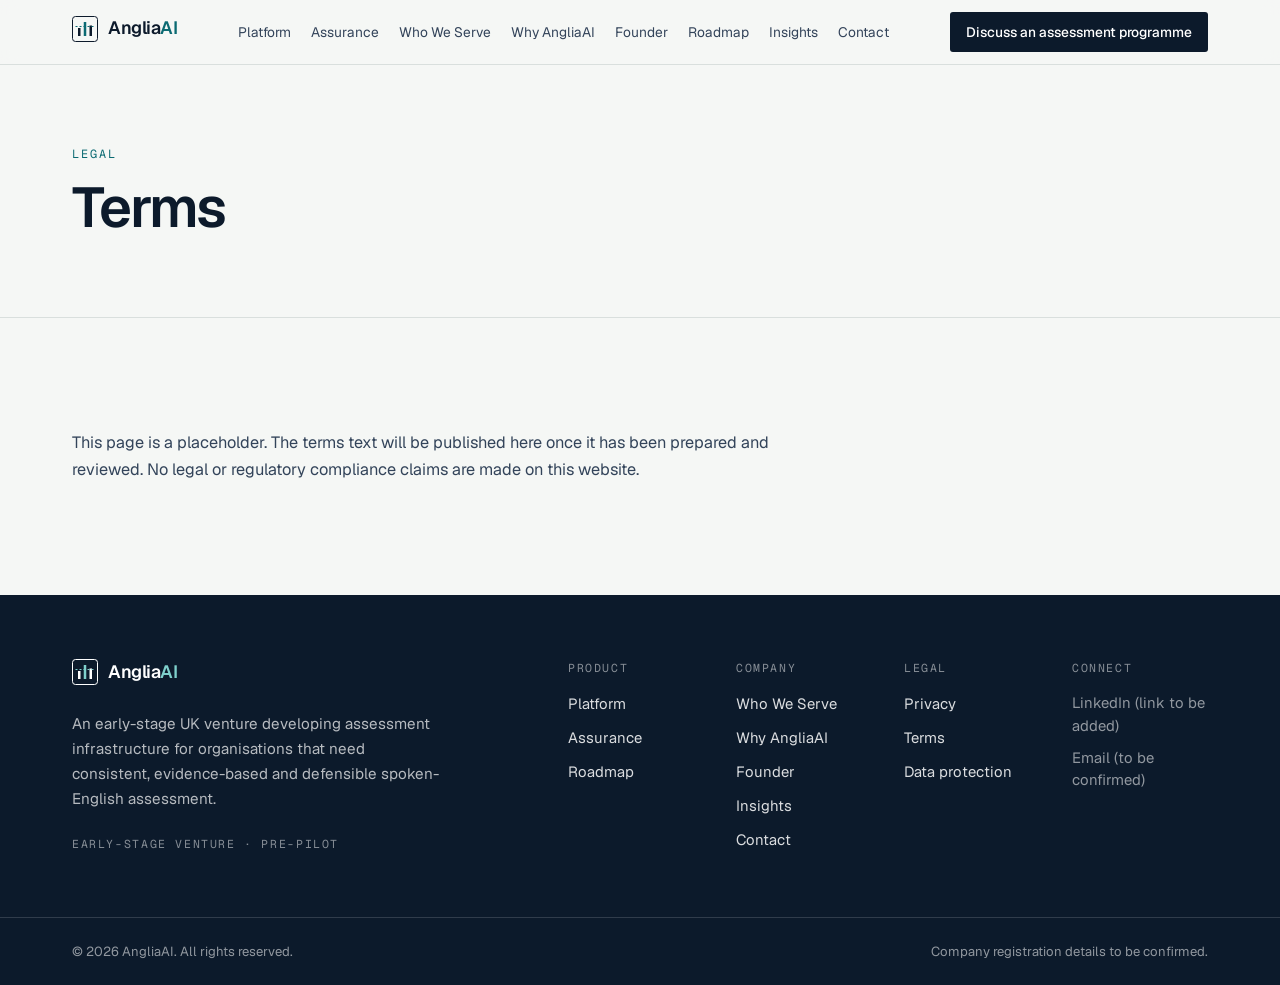
<file: terms.html>
<!doctype html>

<html class="__variable_8adcd2 __variable_46451f" lang="en-GB">
  <head>
    <meta charset="utf-8" />
    <meta content="width=device-width, initial-scale=1" name="viewport" />
    <meta content="#F5F7F5" name="theme-color" />
    <title>Terms | AngliaAI</title>
    <meta
      content="AngliaAI is developing assessment infrastructure for organisations that need consistent, evidence-based and defensible spoken-English assessment."
      name="description"
    />
    <meta
      content="spoken English assessment,AI speaking assessment,English assessment technology,assessment assurance,examiner standardisation,automated speaking assessment,English assessment infrastructure,institutional English testing"
      name="keywords"
    />
    <meta content="noindex" name="robots" />
    <link href="https://www.example.com" rel="canonical" />
    <meta content="AngliaAI | Defensible Spoken-English Assessment Infrastructure" property="og:title" />
    <meta
      content="AngliaAI is developing assessment infrastructure for organisations that need consistent, evidence-based and defensible spoken-English assessment."
      property="og:description"
    />
    <meta content="https://www.example.com" property="og:url" />
    <meta content="AngliaAI" property="og:site_name" />
    <meta content="en_GB" property="og:locale" />
    <meta content="website" property="og:type" />
    <meta content="summary" name="twitter:card" />
    <meta content="AngliaAI | Defensible Spoken-English Assessment Infrastructure" name="twitter:title" />
    <meta
      content="AngliaAI is developing assessment infrastructure for organisations that need consistent, evidence-based and defensible spoken-English assessment."
      name="twitter:description"
    />
    <link href="images/icon.svg" rel="icon" sizes="any" type="image/svg+xml" />
    <link href="css/style.css" rel="stylesheet" />
    <script defer="" src="js/main.js"></script>
  </head>
  <body class="font-sans">
    <a
      class="sr-only focus:not-sr-only focus:fixed focus:left-4 focus:top-4 focus:z-[60] focus:rounded-[3px] focus:bg-ink focus:px-4 focus:py-2 focus:text-white"
      href="#main"
      >Skip to main content</a
    >
    <header class="sticky top-0 z-50 border-b border-rule bg-paper/90 backdrop-blur">
      <div class="container-x flex h-16 items-center justify-between gap-4">
        <a aria-label="AngliaAI home" class="shrink-0" href="index.html"
          ><span class="inline-flex items-center gap-2.5"
            ><svg aria-hidden="true" height="26" viewbox="0 0 26 26" width="26">
              <rect fill="none" height="25" rx="3" stroke="#0C1A2B" width="25" x="0.5" y="0.5"></rect>
              <rect fill="#0C1A2B" height="8" width="2.5" x="6" y="12"></rect>
              <rect fill="#0B6A72" height="14" width="2.5" x="11.75" y="6"></rect>
              <rect fill="#0C1A2B" height="10.5" width="2.5" x="17.5" y="9.5"></rect>
              <line stroke="#0B6A72" stroke-dasharray="2 2" x1="3.5" x2="22.5" y1="10.5" y2="10.5"></line></svg
            ><span class="text-[1.12rem] font-semibold tracking-tight" style="color: #0c1a2b"
              >Anglia<span style="color: #0b6a72">AI</span></span
            ></span
          ></a
        >
        <nav aria-label="Primary" class="hidden nav:block">
          <ul class="flex items-center gap-5">
            <li>
              <a class="border-b py-1 text-[0.86rem] transition-colors border-transparent text-ink-soft hover:text-ink" href="platform.html"
                >Platform</a
              >
            </li>
            <li>
              <a
                class="border-b py-1 text-[0.86rem] transition-colors border-transparent text-ink-soft hover:text-ink"
                href="assurance.html"
                >Assurance</a
              >
            </li>
            <li>
              <a
                class="border-b py-1 text-[0.86rem] transition-colors border-transparent text-ink-soft hover:text-ink"
                href="who-we-serve.html"
                >Who We Serve</a
              >
            </li>
            <li>
              <a
                class="border-b py-1 text-[0.86rem] transition-colors border-transparent text-ink-soft hover:text-ink"
                href="why-angliaai.html"
                >Why AngliaAI</a
              >
            </li>
            <li>
              <a class="border-b py-1 text-[0.86rem] transition-colors border-transparent text-ink-soft hover:text-ink" href="founder.html"
                >Founder</a
              >
            </li>
            <li>
              <a class="border-b py-1 text-[0.86rem] transition-colors border-transparent text-ink-soft hover:text-ink" href="roadmap.html"
                >Roadmap</a
              >
            </li>
            <li>
              <a class="border-b py-1 text-[0.86rem] transition-colors border-transparent text-ink-soft hover:text-ink" href="insights.html"
                >Insights</a
              >
            </li>
            <li>
              <a class="border-b py-1 text-[0.86rem] transition-colors border-transparent text-ink-soft hover:text-ink" href="contact.html"
                >Contact</a
              >
            </li>
          </ul>
        </nav>
        <div class="flex items-center gap-2">
          <a class="btn-primary hidden !min-h-[40px] !px-4 !py-2 !text-[0.86rem] sm:inline-flex" href="contact.html"
            >Discuss an assessment programme</a
          ><button
            aria-controls="mobile-menu"
            aria-expanded="false"
            aria-label="Open menu"
            class="inline-flex h-11 w-11 items-center justify-center rounded-[3px] border border-rule-strong nav:hidden"
            type="button"
          >
            <svg
              aria-hidden="true"
              class="lucide lucide-menu"
              fill="none"
              height="20"
              stroke="currentColor"
              stroke-linecap="round"
              stroke-linejoin="round"
              stroke-width="2"
              viewbox="0 0 24 24"
              width="20"
              xmlns="http://www.w3.org/2000/svg"
            >
              <line x1="4" x2="20" y1="12" y2="12"></line>
              <line x1="4" x2="20" y1="6" y2="6"></line>
              <line x1="4" x2="20" y1="18" y2="18"></line>
            </svg>
          </button>
        </div>
      </div>
      <nav aria-label="Mobile" class="border-t border-rule bg-paper nav:hidden" hidden="" id="mobile-menu">
        <ul class="container-x py-3">
          <li class="border-b border-rule last:border-0">
            <a class="flex min-h-[48px] items-center text-[1.02rem] text-ink" href="index.html">Home</a>
          </li>
          <li class="border-b border-rule last:border-0">
            <a class="flex min-h-[48px] items-center text-[1.02rem] text-ink" href="platform.html">Platform</a>
          </li>
          <li class="border-b border-rule last:border-0">
            <a class="flex min-h-[48px] items-center text-[1.02rem] text-ink" href="assurance.html">Assurance</a>
          </li>
          <li class="border-b border-rule last:border-0">
            <a class="flex min-h-[48px] items-center text-[1.02rem] text-ink" href="who-we-serve.html">Who We Serve</a>
          </li>
          <li class="border-b border-rule last:border-0">
            <a class="flex min-h-[48px] items-center text-[1.02rem] text-ink" href="why-angliaai.html">Why AngliaAI</a>
          </li>
          <li class="border-b border-rule last:border-0">
            <a class="flex min-h-[48px] items-center text-[1.02rem] text-ink" href="founder.html">Founder</a>
          </li>
          <li class="border-b border-rule last:border-0">
            <a class="flex min-h-[48px] items-center text-[1.02rem] text-ink" href="roadmap.html">Roadmap</a>
          </li>
          <li class="border-b border-rule last:border-0">
            <a class="flex min-h-[48px] items-center text-[1.02rem] text-ink" href="insights.html">Insights</a>
          </li>
          <li class="border-b border-rule last:border-0">
            <a class="flex min-h-[48px] items-center text-[1.02rem] text-ink" href="contact.html">Contact</a>
          </li>
          <li class="pb-2 pt-4"><a class="btn-primary w-full" href="contact.html">Discuss an assessment programme</a></li>
        </ul>
      </nav>
    </header>
    <main id="main">
      <section class="border-b border-rule">
        <div class="container-x py-14 sm:py-20">
          <div class="max-w-4xl">
            <p class="eyebrow">Legal</p>
            <h1 class="mt-4 font-semibold text-display text-ink">Terms</h1>
          </div>
        </div>
      </section>
      <section class="container-x section">
        <p class="prose-body">
          This page is a placeholder. The terms text will be published here once it has been prepared and reviewed. No legal or regulatory
          compliance claims are made on this website.
        </p>
      </section>
    </main>
    <footer class="bg-navy text-white">
      <div class="container-x grid gap-12 py-16 lg:grid-cols-[1.4fr_2fr]">
        <div>
          <a aria-label="AngliaAI home" href="index.html"
            ><span class="inline-flex items-center gap-2.5"
              ><svg aria-hidden="true" height="26" viewbox="0 0 26 26" width="26">
                <rect fill="none" height="25" rx="3" stroke="#FFFFFF" width="25" x="0.5" y="0.5"></rect>
                <rect fill="#FFFFFF" height="8" width="2.5" x="6" y="12"></rect>
                <rect fill="#7FD0CC" height="14" width="2.5" x="11.75" y="6"></rect>
                <rect fill="#FFFFFF" height="10.5" width="2.5" x="17.5" y="9.5"></rect>
                <line stroke="#7FD0CC" stroke-dasharray="2 2" x1="3.5" x2="22.5" y1="10.5" y2="10.5"></line></svg
              ><span class="text-[1.12rem] font-semibold tracking-tight" style="color: #ffffff"
                >Anglia<span style="color: #7fd0cc">AI</span></span
              ></span
            ></a
          >
          <p class="mt-5 max-w-sm text-[0.95rem] leading-relaxed text-white/70">
            An early-stage UK venture developing assessment infrastructure for organisations that need consistent, evidence-based and
            defensible spoken-English assessment.
          </p>
          <p class="mt-6 font-mono text-[0.72rem] uppercase tracking-[0.14em] text-white/50">Early-stage venture · pre-pilot</p>
        </div>
        <div class="grid grid-cols-2 gap-8 sm:grid-cols-4">
          <nav aria-label="Product">
            <h2 class="font-mono text-[0.72rem] uppercase tracking-[0.14em] text-white/50">Product</h2>
            <ul class="mt-4 space-y-2.5">
              <li><a class="text-[0.93rem] text-white/85 hover:text-white hover:underline" href="platform.html">Platform</a></li>
              <li><a class="text-[0.93rem] text-white/85 hover:text-white hover:underline" href="assurance.html">Assurance</a></li>
              <li><a class="text-[0.93rem] text-white/85 hover:text-white hover:underline" href="roadmap.html">Roadmap</a></li>
            </ul>
          </nav>
          <nav aria-label="Company">
            <h2 class="font-mono text-[0.72rem] uppercase tracking-[0.14em] text-white/50">Company</h2>
            <ul class="mt-4 space-y-2.5">
              <li><a class="text-[0.93rem] text-white/85 hover:text-white hover:underline" href="who-we-serve.html">Who We Serve</a></li>
              <li><a class="text-[0.93rem] text-white/85 hover:text-white hover:underline" href="why-angliaai.html">Why AngliaAI</a></li>
              <li><a class="text-[0.93rem] text-white/85 hover:text-white hover:underline" href="founder.html">Founder</a></li>
              <li><a class="text-[0.93rem] text-white/85 hover:text-white hover:underline" href="insights.html">Insights</a></li>
              <li><a class="text-[0.93rem] text-white/85 hover:text-white hover:underline" href="contact.html">Contact</a></li>
            </ul>
          </nav>
          <nav aria-label="Legal">
            <h2 class="font-mono text-[0.72rem] uppercase tracking-[0.14em] text-white/50">Legal</h2>
            <ul class="mt-4 space-y-2.5">
              <li><a class="text-[0.93rem] text-white/85 hover:text-white hover:underline" href="privacy.html">Privacy</a></li>
              <li><a class="text-[0.93rem] text-white/85 hover:text-white hover:underline" href="terms.html">Terms</a></li>
              <li>
                <a class="text-[0.93rem] text-white/85 hover:text-white hover:underline" href="data-protection.html">Data protection</a>
              </li>
            </ul>
          </nav>
          <div>
            <h2 class="font-mono text-[0.72rem] uppercase tracking-[0.14em] text-white/50">Connect</h2>
            <ul class="mt-4 space-y-2.5 text-[0.93rem] text-white/85">
              <li><span class="text-white/55">LinkedIn (link to be added)</span></li>
              <li><span class="text-white/55">Email (to be confirmed)</span></li>
            </ul>
          </div>
        </div>
      </div>
      <div class="border-t border-white/15">
        <div class="container-x flex flex-col gap-2 py-6 text-[0.82rem] text-white/55 sm:flex-row sm:justify-between">
          <p>© 2026 AngliaAI. All rights reserved.</p>
          <p>Company registration details to be confirmed.</p>
        </div>
      </div>
    </footer>
    <script type="application/ld+json">
      {
        "@context": "https://schema.org",
        "@type": "Organization",
        "name": "AngliaAI",
        "url": "https://www.example.com",
        "description": "AngliaAI is developing assessment infrastructure for organisations that need consistent, evidence-based and defensible spoken-English assessment."
      }
    </script>
  </body>
</html>
</file>
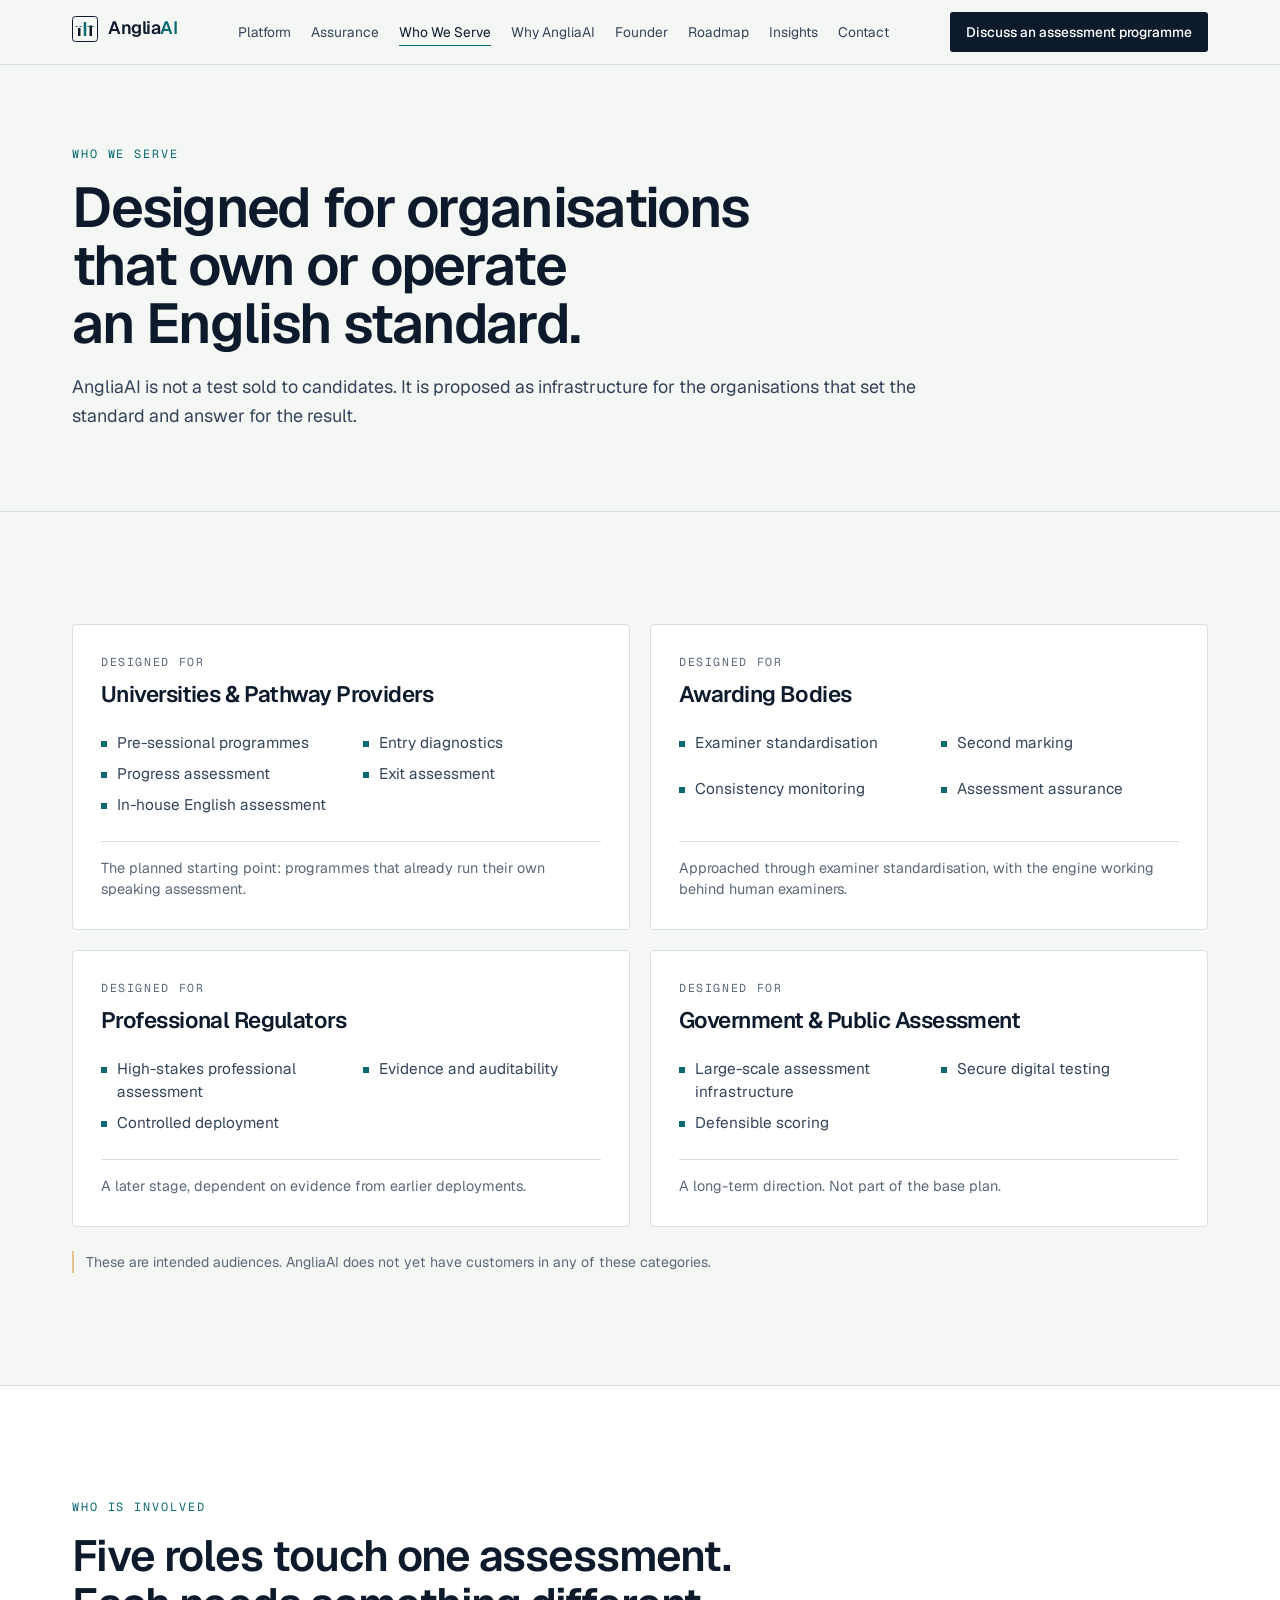
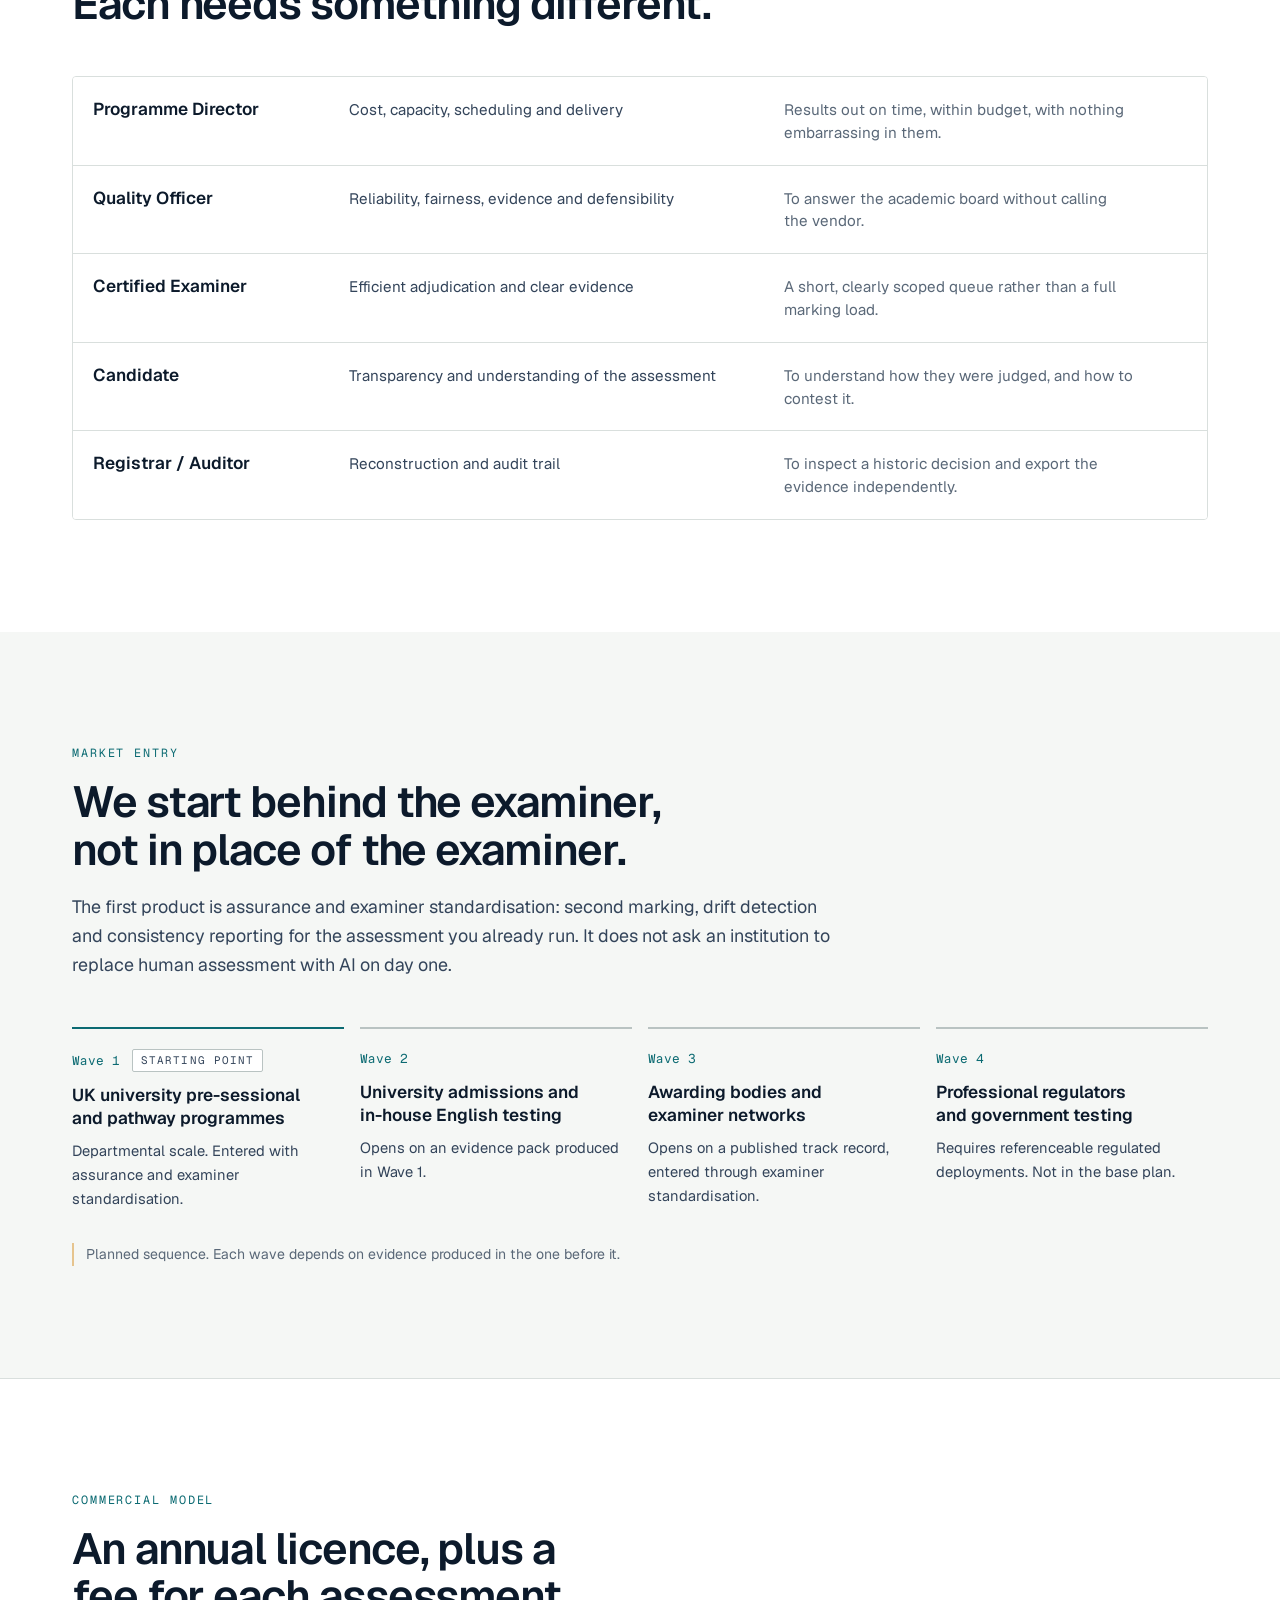
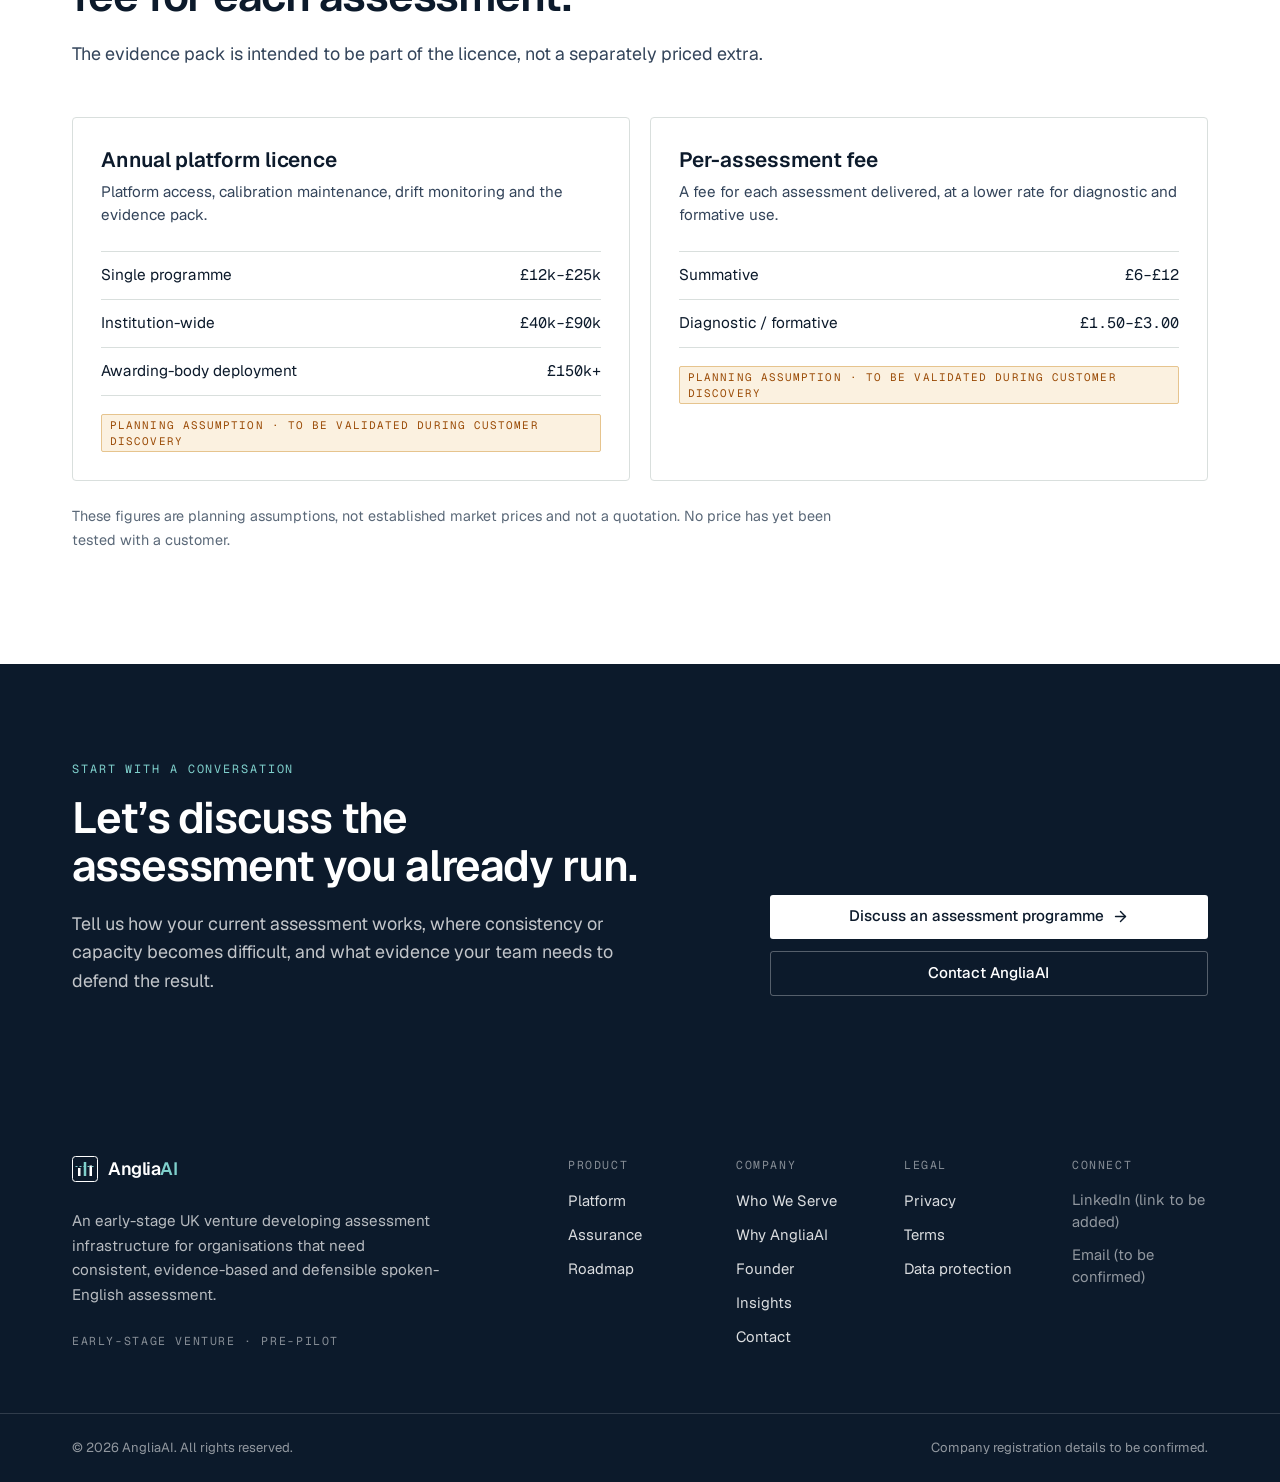
<file: who-we-serve.html>
<!doctype html>

<html class="__variable_8adcd2 __variable_46451f" lang="en-GB">
  <head>
    <meta charset="utf-8" />
    <meta content="width=device-width, initial-scale=1" name="viewport" />
    <meta content="#F5F7F5" name="theme-color" />
    <title>Who We Serve | AngliaAI</title>
    <meta
      content="AngliaAI is designed for universities, pathway providers, awarding bodies, professional regulators and public assessment organisations that own or operate English standards."
      name="description"
    />
    <meta
      content="spoken English assessment,AI speaking assessment,English assessment technology,assessment assurance,examiner standardisation,automated speaking assessment,English assessment infrastructure,institutional English testing"
      name="keywords"
    />
    <link href="https://www.example.com/who-we-serve" rel="canonical" />
    <meta content="AngliaAI | Defensible Spoken-English Assessment Infrastructure" property="og:title" />
    <meta
      content="AngliaAI is developing assessment infrastructure for organisations that need consistent, evidence-based and defensible spoken-English assessment."
      property="og:description"
    />
    <meta content="https://www.example.com" property="og:url" />
    <meta content="AngliaAI" property="og:site_name" />
    <meta content="en_GB" property="og:locale" />
    <meta content="website" property="og:type" />
    <meta content="summary" name="twitter:card" />
    <meta content="AngliaAI | Defensible Spoken-English Assessment Infrastructure" name="twitter:title" />
    <meta
      content="AngliaAI is developing assessment infrastructure for organisations that need consistent, evidence-based and defensible spoken-English assessment."
      name="twitter:description"
    />
    <link href="images/icon.svg" rel="icon" sizes="any" type="image/svg+xml" />
    <link href="css/style.css" rel="stylesheet" />
    <script defer="" src="js/main.js"></script>
  </head>
  <body class="font-sans">
    <a
      class="sr-only focus:not-sr-only focus:fixed focus:left-4 focus:top-4 focus:z-[60] focus:rounded-[3px] focus:bg-ink focus:px-4 focus:py-2 focus:text-white"
      href="#main"
      >Skip to main content</a
    >
    <header class="sticky top-0 z-50 border-b border-rule bg-paper/90 backdrop-blur">
      <div class="container-x flex h-16 items-center justify-between gap-4">
        <a aria-label="AngliaAI home" class="shrink-0" href="index.html"
          ><span class="inline-flex items-center gap-2.5"
            ><svg aria-hidden="true" height="26" viewbox="0 0 26 26" width="26">
              <rect fill="none" height="25" rx="3" stroke="#0C1A2B" width="25" x="0.5" y="0.5"></rect>
              <rect fill="#0C1A2B" height="8" width="2.5" x="6" y="12"></rect>
              <rect fill="#0B6A72" height="14" width="2.5" x="11.75" y="6"></rect>
              <rect fill="#0C1A2B" height="10.5" width="2.5" x="17.5" y="9.5"></rect>
              <line stroke="#0B6A72" stroke-dasharray="2 2" x1="3.5" x2="22.5" y1="10.5" y2="10.5"></line></svg
            ><span class="text-[1.12rem] font-semibold tracking-tight" style="color: #0c1a2b"
              >Anglia<span style="color: #0b6a72">AI</span></span
            ></span
          ></a
        >
        <nav aria-label="Primary" class="hidden nav:block">
          <ul class="flex items-center gap-5">
            <li>
              <a class="border-b py-1 text-[0.86rem] transition-colors border-transparent text-ink-soft hover:text-ink" href="platform.html"
                >Platform</a
              >
            </li>
            <li>
              <a
                class="border-b py-1 text-[0.86rem] transition-colors border-transparent text-ink-soft hover:text-ink"
                href="assurance.html"
                >Assurance</a
              >
            </li>
            <li>
              <a aria-current="page" class="border-b py-1 text-[0.86rem] transition-colors border-accent text-ink" href="who-we-serve.html"
                >Who We Serve</a
              >
            </li>
            <li>
              <a
                class="border-b py-1 text-[0.86rem] transition-colors border-transparent text-ink-soft hover:text-ink"
                href="why-angliaai.html"
                >Why AngliaAI</a
              >
            </li>
            <li>
              <a class="border-b py-1 text-[0.86rem] transition-colors border-transparent text-ink-soft hover:text-ink" href="founder.html"
                >Founder</a
              >
            </li>
            <li>
              <a class="border-b py-1 text-[0.86rem] transition-colors border-transparent text-ink-soft hover:text-ink" href="roadmap.html"
                >Roadmap</a
              >
            </li>
            <li>
              <a class="border-b py-1 text-[0.86rem] transition-colors border-transparent text-ink-soft hover:text-ink" href="insights.html"
                >Insights</a
              >
            </li>
            <li>
              <a class="border-b py-1 text-[0.86rem] transition-colors border-transparent text-ink-soft hover:text-ink" href="contact.html"
                >Contact</a
              >
            </li>
          </ul>
        </nav>
        <div class="flex items-center gap-2">
          <a class="btn-primary hidden !min-h-[40px] !px-4 !py-2 !text-[0.86rem] sm:inline-flex" href="contact.html"
            >Discuss an assessment programme</a
          ><button
            aria-controls="mobile-menu"
            aria-expanded="false"
            aria-label="Open menu"
            class="inline-flex h-11 w-11 items-center justify-center rounded-[3px] border border-rule-strong nav:hidden"
            type="button"
          >
            <svg
              aria-hidden="true"
              class="lucide lucide-menu"
              fill="none"
              height="20"
              stroke="currentColor"
              stroke-linecap="round"
              stroke-linejoin="round"
              stroke-width="2"
              viewbox="0 0 24 24"
              width="20"
              xmlns="http://www.w3.org/2000/svg"
            >
              <line x1="4" x2="20" y1="12" y2="12"></line>
              <line x1="4" x2="20" y1="6" y2="6"></line>
              <line x1="4" x2="20" y1="18" y2="18"></line>
            </svg>
          </button>
        </div>
      </div>
      <nav aria-label="Mobile" class="border-t border-rule bg-paper nav:hidden" hidden="" id="mobile-menu">
        <ul class="container-x py-3">
          <li class="border-b border-rule last:border-0">
            <a class="flex min-h-[48px] items-center text-[1.02rem] text-ink" href="index.html">Home</a>
          </li>
          <li class="border-b border-rule last:border-0">
            <a class="flex min-h-[48px] items-center text-[1.02rem] text-ink" href="platform.html">Platform</a>
          </li>
          <li class="border-b border-rule last:border-0">
            <a class="flex min-h-[48px] items-center text-[1.02rem] text-ink" href="assurance.html">Assurance</a>
          </li>
          <li class="border-b border-rule last:border-0">
            <a aria-current="page" class="flex min-h-[48px] items-center text-[1.02rem] text-ink" href="who-we-serve.html">Who We Serve</a>
          </li>
          <li class="border-b border-rule last:border-0">
            <a class="flex min-h-[48px] items-center text-[1.02rem] text-ink" href="why-angliaai.html">Why AngliaAI</a>
          </li>
          <li class="border-b border-rule last:border-0">
            <a class="flex min-h-[48px] items-center text-[1.02rem] text-ink" href="founder.html">Founder</a>
          </li>
          <li class="border-b border-rule last:border-0">
            <a class="flex min-h-[48px] items-center text-[1.02rem] text-ink" href="roadmap.html">Roadmap</a>
          </li>
          <li class="border-b border-rule last:border-0">
            <a class="flex min-h-[48px] items-center text-[1.02rem] text-ink" href="insights.html">Insights</a>
          </li>
          <li class="border-b border-rule last:border-0">
            <a class="flex min-h-[48px] items-center text-[1.02rem] text-ink" href="contact.html">Contact</a>
          </li>
          <li class="pb-2 pt-4"><a class="btn-primary w-full" href="contact.html">Discuss an assessment programme</a></li>
        </ul>
      </nav>
    </header>
    <main id="main">
      <section class="border-b border-rule">
        <div class="container-x py-14 sm:py-20">
          <div class="max-w-4xl">
            <p class="eyebrow">Who we serve</p>
            <h1 class="mt-4 font-semibold text-display text-ink">Designed for organisations that own or operate an English standard.</h1>
            <div class="mt-5 text-lead text-ink-soft">
              <p>
                AngliaAI is not a test sold to candidates. It is proposed as infrastructure for the organisations that set the standard and
                answer for the result.
              </p>
            </div>
          </div>
        </div>
      </section>
      <section aria-labelledby="aud" class="container-x section">
        <h2 class="sr-only" id="aud">Audiences</h2>
        <div class="grid gap-5 md:grid-cols-2">
          <div class="card flex flex-col p-7" data-reveal="">
            <p class="label">Designed for</p>
            <h3 class="mt-2 text-[1.4rem] font-semibold tracking-tight">Universities &amp; Pathway Providers</h3>
            <ul class="mt-5 grid flex-1 gap-x-6 gap-y-2 text-[0.96rem] text-ink-soft sm:grid-cols-2">
              <li class="flex gap-2.5"><span class="mt-[9px] h-1.5 w-1.5 shrink-0 bg-accent"></span>Pre-sessional programmes</li>
              <li class="flex gap-2.5"><span class="mt-[9px] h-1.5 w-1.5 shrink-0 bg-accent"></span>Entry diagnostics</li>
              <li class="flex gap-2.5"><span class="mt-[9px] h-1.5 w-1.5 shrink-0 bg-accent"></span>Progress assessment</li>
              <li class="flex gap-2.5"><span class="mt-[9px] h-1.5 w-1.5 shrink-0 bg-accent"></span>Exit assessment</li>
              <li class="flex gap-2.5"><span class="mt-[9px] h-1.5 w-1.5 shrink-0 bg-accent"></span>In-house English assessment</li>
            </ul>
            <p class="mt-6 border-t border-rule pt-4 text-[0.9rem] text-ink-muted">
              The planned starting point: programmes that already run their own speaking assessment.
            </p>
          </div>
          <div class="card flex flex-col p-7" data-reveal="">
            <p class="label">Designed for</p>
            <h3 class="mt-2 text-[1.4rem] font-semibold tracking-tight">Awarding Bodies</h3>
            <ul class="mt-5 grid flex-1 gap-x-6 gap-y-2 text-[0.96rem] text-ink-soft sm:grid-cols-2">
              <li class="flex gap-2.5"><span class="mt-[9px] h-1.5 w-1.5 shrink-0 bg-accent"></span>Examiner standardisation</li>
              <li class="flex gap-2.5"><span class="mt-[9px] h-1.5 w-1.5 shrink-0 bg-accent"></span>Second marking</li>
              <li class="flex gap-2.5"><span class="mt-[9px] h-1.5 w-1.5 shrink-0 bg-accent"></span>Consistency monitoring</li>
              <li class="flex gap-2.5"><span class="mt-[9px] h-1.5 w-1.5 shrink-0 bg-accent"></span>Assessment assurance</li>
            </ul>
            <p class="mt-6 border-t border-rule pt-4 text-[0.9rem] text-ink-muted">
              Approached through examiner standardisation, with the engine working behind human examiners.
            </p>
          </div>
          <div class="card flex flex-col p-7" data-reveal="">
            <p class="label">Designed for</p>
            <h3 class="mt-2 text-[1.4rem] font-semibold tracking-tight">Professional Regulators</h3>
            <ul class="mt-5 grid flex-1 gap-x-6 gap-y-2 text-[0.96rem] text-ink-soft sm:grid-cols-2">
              <li class="flex gap-2.5"><span class="mt-[9px] h-1.5 w-1.5 shrink-0 bg-accent"></span>High-stakes professional assessment</li>
              <li class="flex gap-2.5"><span class="mt-[9px] h-1.5 w-1.5 shrink-0 bg-accent"></span>Evidence and auditability</li>
              <li class="flex gap-2.5"><span class="mt-[9px] h-1.5 w-1.5 shrink-0 bg-accent"></span>Controlled deployment</li>
            </ul>
            <p class="mt-6 border-t border-rule pt-4 text-[0.9rem] text-ink-muted">
              A later stage, dependent on evidence from earlier deployments.
            </p>
          </div>
          <div class="card flex flex-col p-7" data-reveal="">
            <p class="label">Designed for</p>
            <h3 class="mt-2 text-[1.4rem] font-semibold tracking-tight">Government &amp; Public Assessment</h3>
            <ul class="mt-5 grid flex-1 gap-x-6 gap-y-2 text-[0.96rem] text-ink-soft sm:grid-cols-2">
              <li class="flex gap-2.5">
                <span class="mt-[9px] h-1.5 w-1.5 shrink-0 bg-accent"></span>Large-scale assessment infrastructure
              </li>
              <li class="flex gap-2.5"><span class="mt-[9px] h-1.5 w-1.5 shrink-0 bg-accent"></span>Secure digital testing</li>
              <li class="flex gap-2.5"><span class="mt-[9px] h-1.5 w-1.5 shrink-0 bg-accent"></span>Defensible scoring</li>
            </ul>
            <p class="mt-6 border-t border-rule pt-4 text-[0.9rem] text-ink-muted">A long-term direction. Not part of the base plan.</p>
          </div>
        </div>
        <div class="mt-6">
          <p class="flex items-start gap-2.5 border-l-2 pl-3 text-[0.88rem] leading-relaxed border-flag-line text-ink-muted">
            <span>These are intended audiences. AngliaAI does not yet have customers in any of these categories.</span>
          </p>
        </div>
      </section>
      <section aria-labelledby="buy" class="section section-rule bg-surface">
        <div class="container-x">
          <div class="max-w-3xl">
            <p class="eyebrow">Who is involved</p>
            <h2 class="mt-4 font-semibold text-h2 text-ink">
              <span id="buy">Five roles touch one assessment. Each needs something different.</span>
            </h2>
          </div>
          <div class="mt-12 overflow-hidden rounded-[4px] border border-rule">
            <div
              class="grid gap-x-8 gap-y-2 border-b border-rule bg-surface p-5 last:border-0 md:grid-cols-[14rem_1fr_1fr] md:items-baseline"
            >
              <h3 class="text-[1.08rem] font-semibold">Programme Director</h3>
              <p class="text-[0.95rem] text-ink-soft">
                <span class="label mr-2 md:hidden">Concern</span>Cost, capacity, scheduling and delivery
              </p>
              <p class="text-[0.95rem] text-ink-muted">Results out on time, within budget, with nothing embarrassing in them.</p>
            </div>
            <div
              class="grid gap-x-8 gap-y-2 border-b border-rule bg-surface p-5 last:border-0 md:grid-cols-[14rem_1fr_1fr] md:items-baseline"
            >
              <h3 class="text-[1.08rem] font-semibold">Quality Officer</h3>
              <p class="text-[0.95rem] text-ink-soft">
                <span class="label mr-2 md:hidden">Concern</span>Reliability, fairness, evidence and defensibility
              </p>
              <p class="text-[0.95rem] text-ink-muted">To answer the academic board without calling the vendor.</p>
            </div>
            <div
              class="grid gap-x-8 gap-y-2 border-b border-rule bg-surface p-5 last:border-0 md:grid-cols-[14rem_1fr_1fr] md:items-baseline"
            >
              <h3 class="text-[1.08rem] font-semibold">Certified Examiner</h3>
              <p class="text-[0.95rem] text-ink-soft">
                <span class="label mr-2 md:hidden">Concern</span>Efficient adjudication and clear evidence
              </p>
              <p class="text-[0.95rem] text-ink-muted">A short, clearly scoped queue rather than a full marking load.</p>
            </div>
            <div
              class="grid gap-x-8 gap-y-2 border-b border-rule bg-surface p-5 last:border-0 md:grid-cols-[14rem_1fr_1fr] md:items-baseline"
            >
              <h3 class="text-[1.08rem] font-semibold">Candidate</h3>
              <p class="text-[0.95rem] text-ink-soft">
                <span class="label mr-2 md:hidden">Concern</span>Transparency and understanding of the assessment
              </p>
              <p class="text-[0.95rem] text-ink-muted">To understand how they were judged, and how to contest it.</p>
            </div>
            <div
              class="grid gap-x-8 gap-y-2 border-b border-rule bg-surface p-5 last:border-0 md:grid-cols-[14rem_1fr_1fr] md:items-baseline"
            >
              <h3 class="text-[1.08rem] font-semibold">Registrar / Auditor</h3>
              <p class="text-[0.95rem] text-ink-soft"><span class="label mr-2 md:hidden">Concern</span>Reconstruction and audit trail</p>
              <p class="text-[0.95rem] text-ink-muted">To inspect a historic decision and export the evidence independently.</p>
            </div>
          </div>
        </div>
      </section>
      <section aria-labelledby="gtm" class="container-x section">
        <div class="max-w-3xl">
          <p class="eyebrow">Market entry</p>
          <h2 class="mt-4 font-semibold text-h2 text-ink">
            <span id="gtm">We start behind the examiner, not in place of the examiner.</span>
          </h2>
          <div class="mt-5 text-lead text-ink-soft">
            <p>
              The first product is assurance and examiner standardisation: second marking, drift detection and consistency reporting for the
              assessment you already run. It does not ask an institution to replace human assessment with AI on day one.
            </p>
          </div>
        </div>
        <ol class="mt-12 grid gap-4 lg:grid-cols-4">
          <li class="flex flex-col border-t-2 pt-5 border-accent">
            <div class="flex items-center gap-3">
              <span class="font-mono text-[0.8rem] text-accent">Wave 1</span
              ><span
                class="inline-flex items-center rounded-[2px] border px-2 py-0.5 font-mono text-[0.68rem] uppercase tracking-[0.1em] border-rule-strong bg-surface text-ink-soft"
                >Starting point</span
              >
            </div>
            <h3 class="mt-3 text-[1.08rem] font-semibold leading-snug">UK university pre-sessional and pathway programmes</h3>
            <p class="mt-2 text-[0.92rem] leading-relaxed text-ink-soft">
              Departmental scale. Entered with assurance and examiner standardisation.
            </p>
          </li>
          <li class="flex flex-col border-t-2 pt-5 border-rule-strong">
            <div class="flex items-center gap-3"><span class="font-mono text-[0.8rem] text-accent">Wave 2</span></div>
            <h3 class="mt-3 text-[1.08rem] font-semibold leading-snug">University admissions and in-house English testing</h3>
            <p class="mt-2 text-[0.92rem] leading-relaxed text-ink-soft">Opens on an evidence pack produced in Wave 1.</p>
          </li>
          <li class="flex flex-col border-t-2 pt-5 border-rule-strong">
            <div class="flex items-center gap-3"><span class="font-mono text-[0.8rem] text-accent">Wave 3</span></div>
            <h3 class="mt-3 text-[1.08rem] font-semibold leading-snug">Awarding bodies and examiner networks</h3>
            <p class="mt-2 text-[0.92rem] leading-relaxed text-ink-soft">
              Opens on a published track record, entered through examiner standardisation.
            </p>
          </li>
          <li class="flex flex-col border-t-2 pt-5 border-rule-strong">
            <div class="flex items-center gap-3"><span class="font-mono text-[0.8rem] text-accent">Wave 4</span></div>
            <h3 class="mt-3 text-[1.08rem] font-semibold leading-snug">Professional regulators and government testing</h3>
            <p class="mt-2 text-[0.92rem] leading-relaxed text-ink-soft">
              Requires referenceable regulated deployments. Not in the base plan.
            </p>
          </li>
        </ol>
        <div class="mt-8">
          <p class="flex items-start gap-2.5 border-l-2 pl-3 text-[0.88rem] leading-relaxed border-flag-line text-ink-muted">
            <span>Planned sequence. Each wave depends on evidence produced in the one before it.</span>
          </p>
        </div>
      </section>
      <section aria-labelledby="model" class="section section-rule bg-surface">
        <div class="container-x">
          <div class="max-w-3xl">
            <p class="eyebrow">Commercial model</p>
            <h2 class="mt-4 font-semibold text-h2 text-ink"><span id="model">An annual licence, plus a fee for each assessment.</span></h2>
            <div class="mt-5 text-lead text-ink-soft">
              <p>The evidence pack is intended to be part of the licence, not a separately priced extra.</p>
            </div>
          </div>
          <div class="mt-12 grid gap-5 lg:grid-cols-2">
            <div class="card p-7">
              <h3 class="text-h3 font-semibold">Annual platform licence</h3>
              <p class="mt-2 text-[0.95rem] text-ink-soft">
                Platform access, calibration maintenance, drift monitoring and the evidence pack.
              </p>
              <dl class="mt-6 divide-y divide-rule border-y border-rule">
                <div class="flex items-baseline justify-between gap-4 py-3">
                  <dt class="text-[0.96rem]">Single programme</dt>
                  <dd class="font-mono text-[0.95rem] tabular-nums">£12k–£25k</dd>
                </div>
                <div class="flex items-baseline justify-between gap-4 py-3">
                  <dt class="text-[0.96rem]">Institution-wide</dt>
                  <dd class="font-mono text-[0.95rem] tabular-nums">£40k–£90k</dd>
                </div>
                <div class="flex items-baseline justify-between gap-4 py-3">
                  <dt class="text-[0.96rem]">Awarding-body deployment</dt>
                  <dd class="font-mono text-[0.95rem] tabular-nums">£150k+</dd>
                </div>
              </dl>
              <div class="mt-4">
                <span
                  class="inline-flex items-center rounded-[2px] border px-2 py-0.5 font-mono text-[0.68rem] uppercase tracking-[0.1em] border-flag-line bg-flag-soft text-flag"
                  >Planning assumption · to be validated during customer discovery</span
                >
              </div>
            </div>
            <div class="card p-7">
              <h3 class="text-h3 font-semibold">Per-assessment fee</h3>
              <p class="mt-2 text-[0.95rem] text-ink-soft">
                A fee for each assessment delivered, at a lower rate for diagnostic and formative use.
              </p>
              <dl class="mt-6 divide-y divide-rule border-y border-rule">
                <div class="flex items-baseline justify-between gap-4 py-3">
                  <dt class="text-[0.96rem]">Summative</dt>
                  <dd class="font-mono text-[0.95rem] tabular-nums">£6–£12</dd>
                </div>
                <div class="flex items-baseline justify-between gap-4 py-3">
                  <dt class="text-[0.96rem]">Diagnostic / formative</dt>
                  <dd class="font-mono text-[0.95rem] tabular-nums">£1.50–£3.00</dd>
                </div>
              </dl>
              <div class="mt-4">
                <span
                  class="inline-flex items-center rounded-[2px] border px-2 py-0.5 font-mono text-[0.68rem] uppercase tracking-[0.1em] border-flag-line bg-flag-soft text-flag"
                  >Planning assumption · to be validated during customer discovery</span
                >
              </div>
            </div>
          </div>
          <p class="mt-6 max-w-3xl text-[0.9rem] leading-relaxed text-ink-muted">
            These figures are planning assumptions, not established market prices and not a quotation. No price has yet been tested with a
            customer.
          </p>
        </div>
      </section>
      <section aria-labelledby="cta-title" class="bg-navy">
        <div class="container-x grid gap-10 py-20 lg:grid-cols-[1.5fr_1fr] lg:items-end lg:py-24">
          <div>
            <p class="eyebrow !text-[#7FD0CC]">Start with a conversation</p>
            <h2 class="mt-4 max-w-2xl text-h2 font-semibold text-white" id="cta-title">Let’s discuss the assessment you already run.</h2>
            <p class="mt-5 max-w-xl text-lead text-white/75">
              Tell us how your current assessment works, where consistency or capacity becomes difficult, and what evidence your team needs
              to defend the result.
            </p>
          </div>
          <div class="flex flex-col gap-3 sm:flex-row lg:flex-col lg:items-stretch">
            <a class="btn-on-dark" href="contact.html"
              >Discuss an assessment programme
              <svg
                aria-hidden="true"
                class="lucide lucide-arrow-right"
                fill="none"
                height="17"
                stroke="currentColor"
                stroke-linecap="round"
                stroke-linejoin="round"
                stroke-width="2"
                viewbox="0 0 24 24"
                width="17"
                xmlns="http://www.w3.org/2000/svg"
              >
                <path d="M5 12h14"></path>
                <path d="m12 5 7 7-7 7"></path></svg></a
            ><a class="btn-ghost-dark" href="contact.html#details">Contact AngliaAI</a>
          </div>
        </div>
      </section>
    </main>
    <footer class="bg-navy text-white">
      <div class="container-x grid gap-12 py-16 lg:grid-cols-[1.4fr_2fr]">
        <div>
          <a aria-label="AngliaAI home" href="index.html"
            ><span class="inline-flex items-center gap-2.5"
              ><svg aria-hidden="true" height="26" viewbox="0 0 26 26" width="26">
                <rect fill="none" height="25" rx="3" stroke="#FFFFFF" width="25" x="0.5" y="0.5"></rect>
                <rect fill="#FFFFFF" height="8" width="2.5" x="6" y="12"></rect>
                <rect fill="#7FD0CC" height="14" width="2.5" x="11.75" y="6"></rect>
                <rect fill="#FFFFFF" height="10.5" width="2.5" x="17.5" y="9.5"></rect>
                <line stroke="#7FD0CC" stroke-dasharray="2 2" x1="3.5" x2="22.5" y1="10.5" y2="10.5"></line></svg
              ><span class="text-[1.12rem] font-semibold tracking-tight" style="color: #ffffff"
                >Anglia<span style="color: #7fd0cc">AI</span></span
              ></span
            ></a
          >
          <p class="mt-5 max-w-sm text-[0.95rem] leading-relaxed text-white/70">
            An early-stage UK venture developing assessment infrastructure for organisations that need consistent, evidence-based and
            defensible spoken-English assessment.
          </p>
          <p class="mt-6 font-mono text-[0.72rem] uppercase tracking-[0.14em] text-white/50">Early-stage venture · pre-pilot</p>
        </div>
        <div class="grid grid-cols-2 gap-8 sm:grid-cols-4">
          <nav aria-label="Product">
            <h2 class="font-mono text-[0.72rem] uppercase tracking-[0.14em] text-white/50">Product</h2>
            <ul class="mt-4 space-y-2.5">
              <li><a class="text-[0.93rem] text-white/85 hover:text-white hover:underline" href="platform.html">Platform</a></li>
              <li><a class="text-[0.93rem] text-white/85 hover:text-white hover:underline" href="assurance.html">Assurance</a></li>
              <li><a class="text-[0.93rem] text-white/85 hover:text-white hover:underline" href="roadmap.html">Roadmap</a></li>
            </ul>
          </nav>
          <nav aria-label="Company">
            <h2 class="font-mono text-[0.72rem] uppercase tracking-[0.14em] text-white/50">Company</h2>
            <ul class="mt-4 space-y-2.5">
              <li><a class="text-[0.93rem] text-white/85 hover:text-white hover:underline" href="who-we-serve.html">Who We Serve</a></li>
              <li><a class="text-[0.93rem] text-white/85 hover:text-white hover:underline" href="why-angliaai.html">Why AngliaAI</a></li>
              <li><a class="text-[0.93rem] text-white/85 hover:text-white hover:underline" href="founder.html">Founder</a></li>
              <li><a class="text-[0.93rem] text-white/85 hover:text-white hover:underline" href="insights.html">Insights</a></li>
              <li><a class="text-[0.93rem] text-white/85 hover:text-white hover:underline" href="contact.html">Contact</a></li>
            </ul>
          </nav>
          <nav aria-label="Legal">
            <h2 class="font-mono text-[0.72rem] uppercase tracking-[0.14em] text-white/50">Legal</h2>
            <ul class="mt-4 space-y-2.5">
              <li><a class="text-[0.93rem] text-white/85 hover:text-white hover:underline" href="privacy.html">Privacy</a></li>
              <li><a class="text-[0.93rem] text-white/85 hover:text-white hover:underline" href="terms.html">Terms</a></li>
              <li>
                <a class="text-[0.93rem] text-white/85 hover:text-white hover:underline" href="data-protection.html">Data protection</a>
              </li>
            </ul>
          </nav>
          <div>
            <h2 class="font-mono text-[0.72rem] uppercase tracking-[0.14em] text-white/50">Connect</h2>
            <ul class="mt-4 space-y-2.5 text-[0.93rem] text-white/85">
              <li><span class="text-white/55">LinkedIn (link to be added)</span></li>
              <li><span class="text-white/55">Email (to be confirmed)</span></li>
            </ul>
          </div>
        </div>
      </div>
      <div class="border-t border-white/15">
        <div class="container-x flex flex-col gap-2 py-6 text-[0.82rem] text-white/55 sm:flex-row sm:justify-between">
          <p>© 2026 AngliaAI. All rights reserved.</p>
          <p>Company registration details to be confirmed.</p>
        </div>
      </div>
    </footer>
    <script type="application/ld+json">
      {
        "@context": "https://schema.org",
        "@type": "Organization",
        "name": "AngliaAI",
        "url": "https://www.example.com",
        "description": "AngliaAI is developing assessment infrastructure for organisations that need consistent, evidence-based and defensible spoken-English assessment."
      }
    </script>
  </body>
</html>
</file>
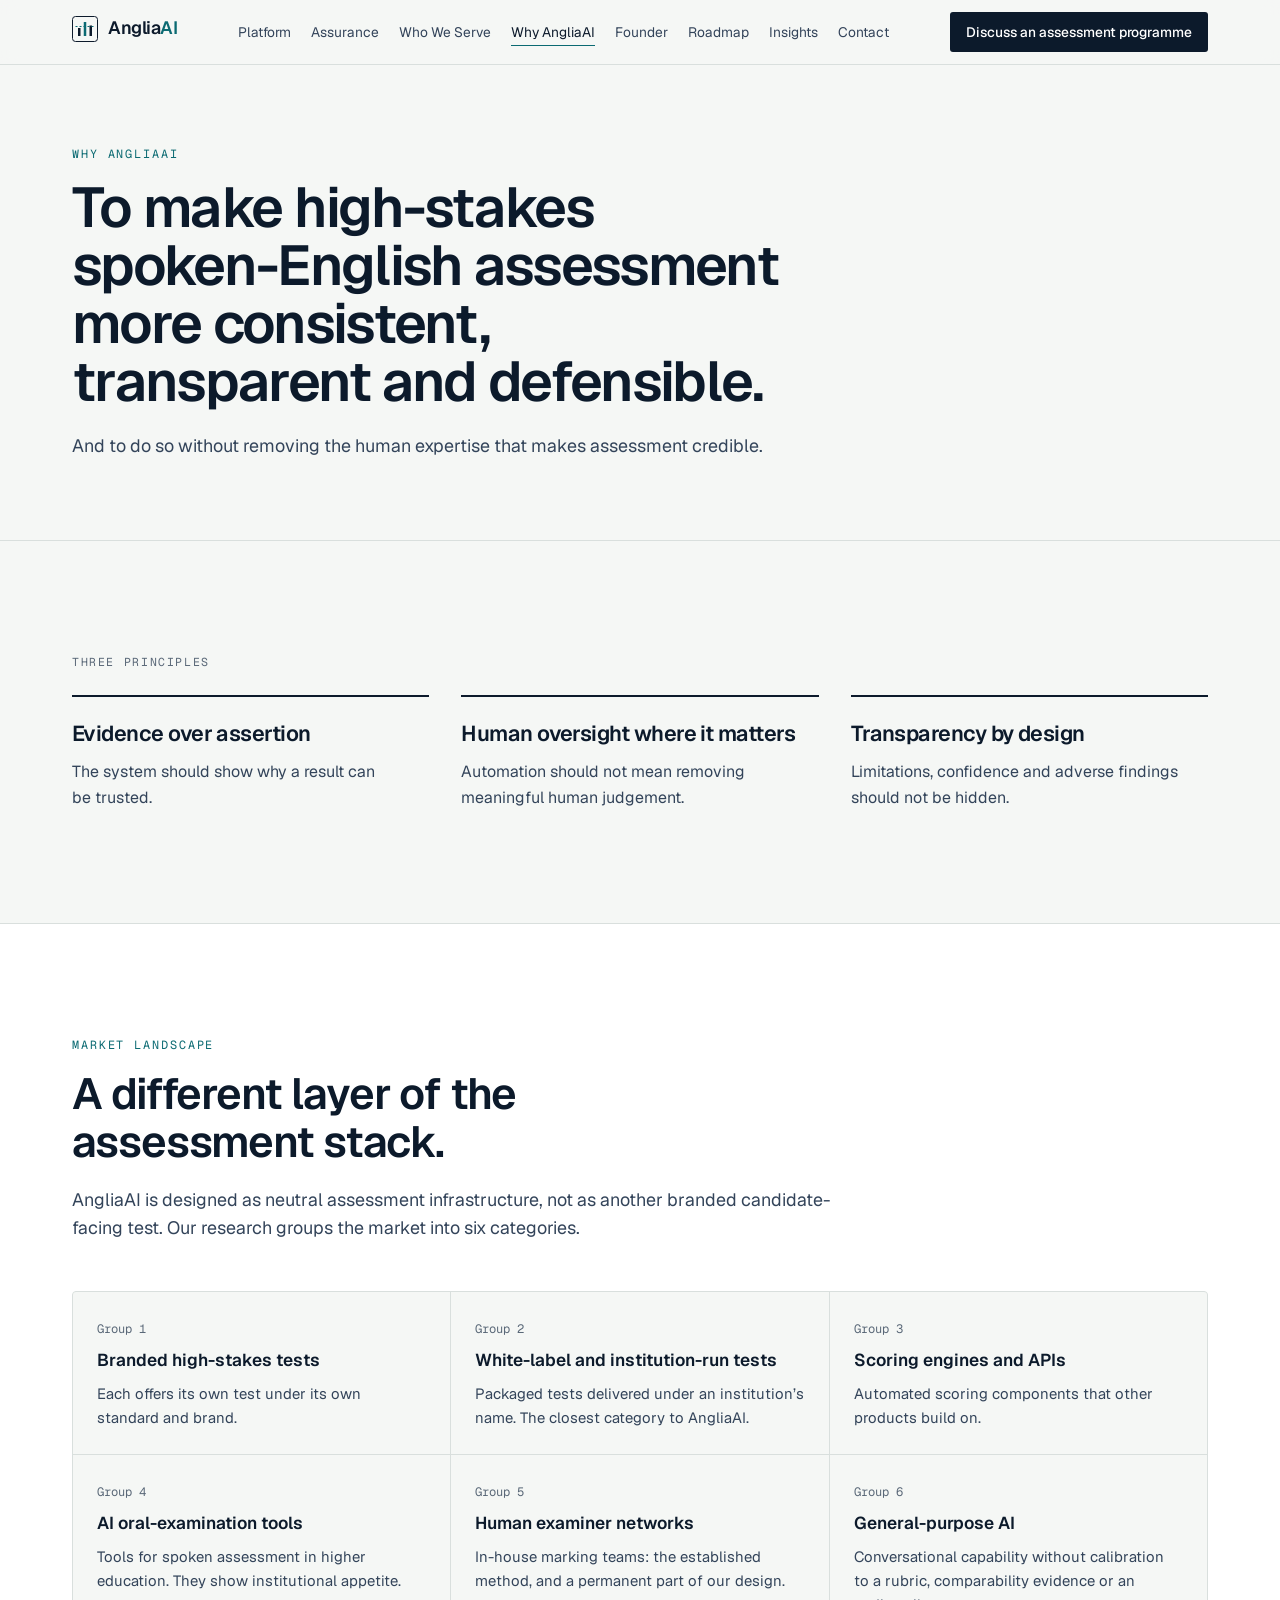
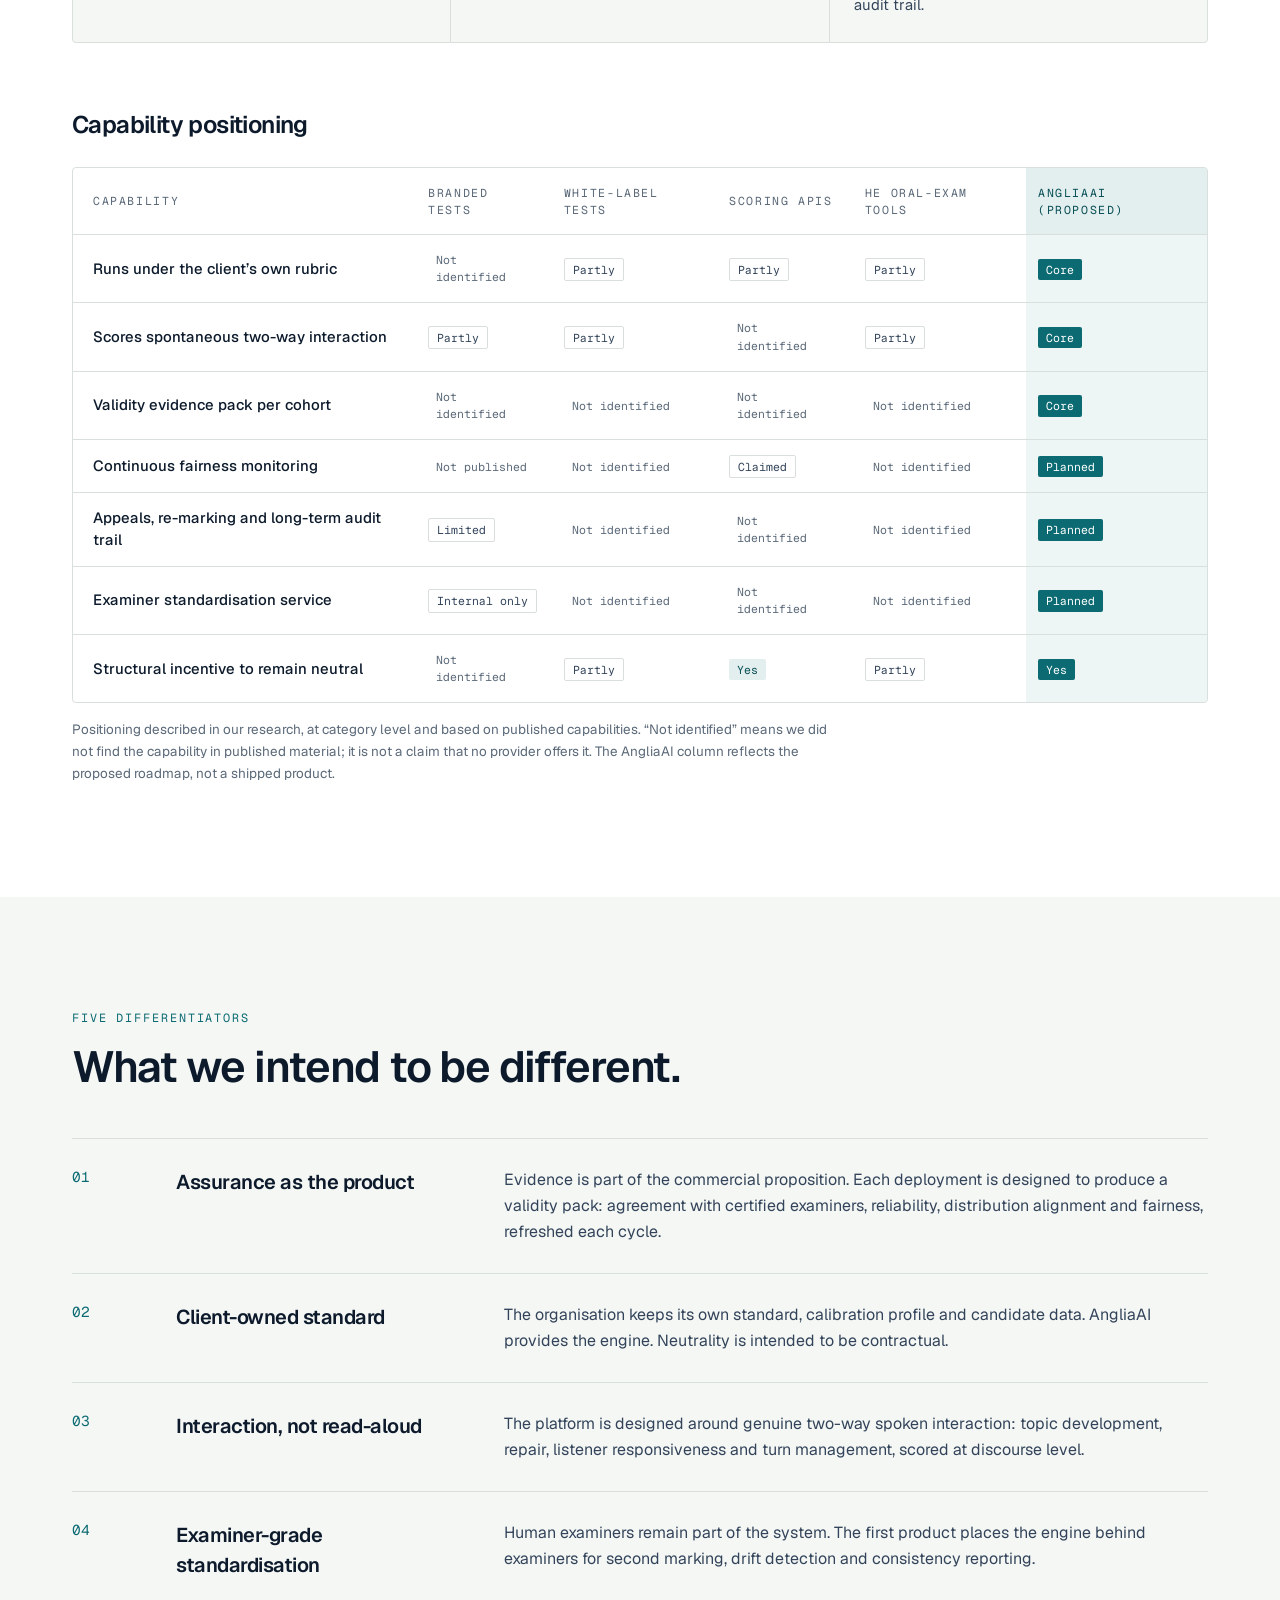
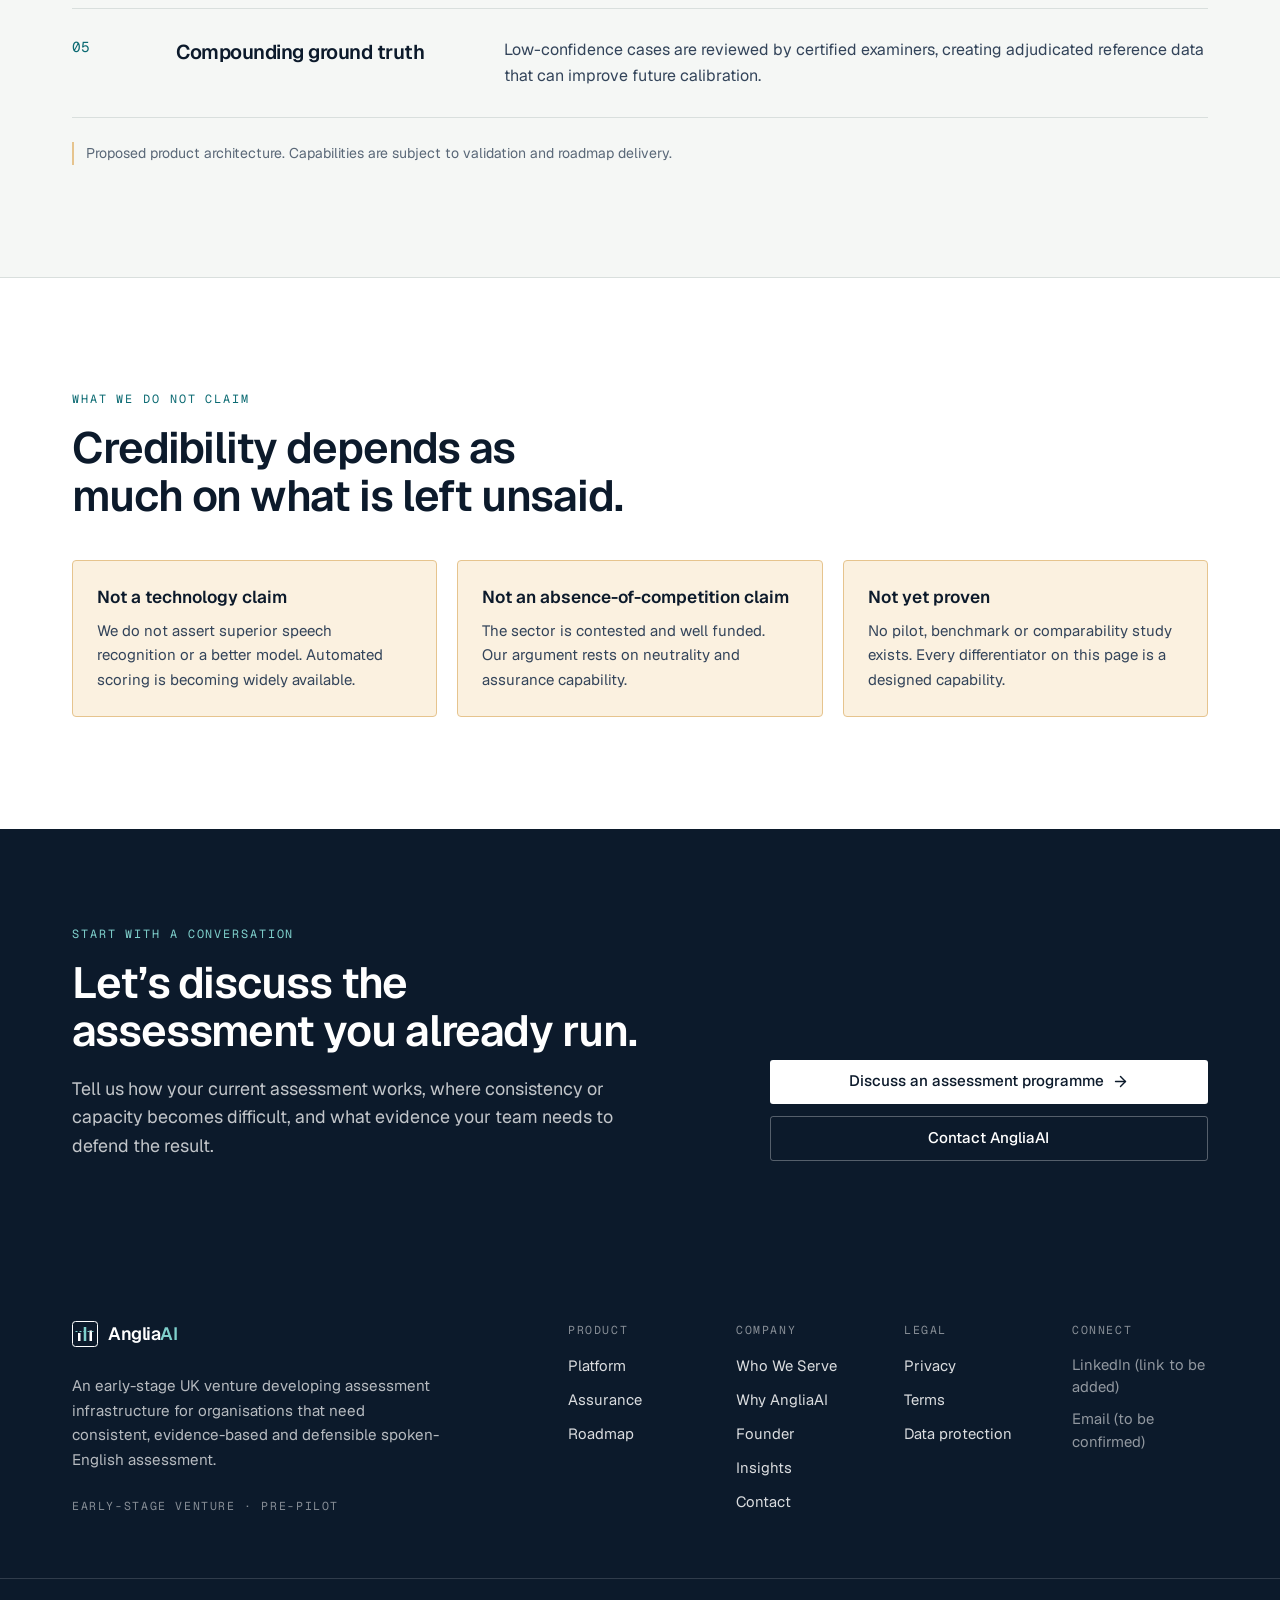
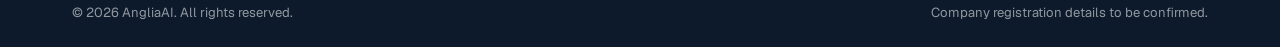
<file: why-angliaai.html>
<!doctype html>

<html class="__variable_8adcd2 __variable_46451f" lang="en-GB">
  <head>
    <meta charset="utf-8" />
    <meta content="width=device-width, initial-scale=1" name="viewport" />
    <meta content="#F5F7F5" name="theme-color" />
    <title>Why AngliaAI | AngliaAI</title>
    <meta
      content="Why AngliaAI exists, how it is positioned as neutral assessment infrastructure, and how its proposed capabilities compare across the assessment landscape."
      name="description"
    />
    <meta
      content="spoken English assessment,AI speaking assessment,English assessment technology,assessment assurance,examiner standardisation,automated speaking assessment,English assessment infrastructure,institutional English testing"
      name="keywords"
    />
    <link href="https://www.example.com/why-angliaai" rel="canonical" />
    <meta content="AngliaAI | Defensible Spoken-English Assessment Infrastructure" property="og:title" />
    <meta
      content="AngliaAI is developing assessment infrastructure for organisations that need consistent, evidence-based and defensible spoken-English assessment."
      property="og:description"
    />
    <meta content="https://www.example.com" property="og:url" />
    <meta content="AngliaAI" property="og:site_name" />
    <meta content="en_GB" property="og:locale" />
    <meta content="website" property="og:type" />
    <meta content="summary" name="twitter:card" />
    <meta content="AngliaAI | Defensible Spoken-English Assessment Infrastructure" name="twitter:title" />
    <meta
      content="AngliaAI is developing assessment infrastructure for organisations that need consistent, evidence-based and defensible spoken-English assessment."
      name="twitter:description"
    />
    <link href="images/icon.svg" rel="icon" sizes="any" type="image/svg+xml" />
    <link href="css/style.css" rel="stylesheet" />
    <script defer="" src="js/main.js"></script>
  </head>
  <body class="font-sans">
    <a
      class="sr-only focus:not-sr-only focus:fixed focus:left-4 focus:top-4 focus:z-[60] focus:rounded-[3px] focus:bg-ink focus:px-4 focus:py-2 focus:text-white"
      href="#main"
      >Skip to main content</a
    >
    <header class="sticky top-0 z-50 border-b border-rule bg-paper/90 backdrop-blur">
      <div class="container-x flex h-16 items-center justify-between gap-4">
        <a aria-label="AngliaAI home" class="shrink-0" href="index.html"
          ><span class="inline-flex items-center gap-2.5"
            ><svg aria-hidden="true" height="26" viewbox="0 0 26 26" width="26">
              <rect fill="none" height="25" rx="3" stroke="#0C1A2B" width="25" x="0.5" y="0.5"></rect>
              <rect fill="#0C1A2B" height="8" width="2.5" x="6" y="12"></rect>
              <rect fill="#0B6A72" height="14" width="2.5" x="11.75" y="6"></rect>
              <rect fill="#0C1A2B" height="10.5" width="2.5" x="17.5" y="9.5"></rect>
              <line stroke="#0B6A72" stroke-dasharray="2 2" x1="3.5" x2="22.5" y1="10.5" y2="10.5"></line></svg
            ><span class="text-[1.12rem] font-semibold tracking-tight" style="color: #0c1a2b"
              >Anglia<span style="color: #0b6a72">AI</span></span
            ></span
          ></a
        >
        <nav aria-label="Primary" class="hidden nav:block">
          <ul class="flex items-center gap-5">
            <li>
              <a class="border-b py-1 text-[0.86rem] transition-colors border-transparent text-ink-soft hover:text-ink" href="platform.html"
                >Platform</a
              >
            </li>
            <li>
              <a
                class="border-b py-1 text-[0.86rem] transition-colors border-transparent text-ink-soft hover:text-ink"
                href="assurance.html"
                >Assurance</a
              >
            </li>
            <li>
              <a
                class="border-b py-1 text-[0.86rem] transition-colors border-transparent text-ink-soft hover:text-ink"
                href="who-we-serve.html"
                >Who We Serve</a
              >
            </li>
            <li>
              <a aria-current="page" class="border-b py-1 text-[0.86rem] transition-colors border-accent text-ink" href="why-angliaai.html"
                >Why AngliaAI</a
              >
            </li>
            <li>
              <a class="border-b py-1 text-[0.86rem] transition-colors border-transparent text-ink-soft hover:text-ink" href="founder.html"
                >Founder</a
              >
            </li>
            <li>
              <a class="border-b py-1 text-[0.86rem] transition-colors border-transparent text-ink-soft hover:text-ink" href="roadmap.html"
                >Roadmap</a
              >
            </li>
            <li>
              <a class="border-b py-1 text-[0.86rem] transition-colors border-transparent text-ink-soft hover:text-ink" href="insights.html"
                >Insights</a
              >
            </li>
            <li>
              <a class="border-b py-1 text-[0.86rem] transition-colors border-transparent text-ink-soft hover:text-ink" href="contact.html"
                >Contact</a
              >
            </li>
          </ul>
        </nav>
        <div class="flex items-center gap-2">
          <a class="btn-primary hidden !min-h-[40px] !px-4 !py-2 !text-[0.86rem] sm:inline-flex" href="contact.html"
            >Discuss an assessment programme</a
          ><button
            aria-controls="mobile-menu"
            aria-expanded="false"
            aria-label="Open menu"
            class="inline-flex h-11 w-11 items-center justify-center rounded-[3px] border border-rule-strong nav:hidden"
            type="button"
          >
            <svg
              aria-hidden="true"
              class="lucide lucide-menu"
              fill="none"
              height="20"
              stroke="currentColor"
              stroke-linecap="round"
              stroke-linejoin="round"
              stroke-width="2"
              viewbox="0 0 24 24"
              width="20"
              xmlns="http://www.w3.org/2000/svg"
            >
              <line x1="4" x2="20" y1="12" y2="12"></line>
              <line x1="4" x2="20" y1="6" y2="6"></line>
              <line x1="4" x2="20" y1="18" y2="18"></line>
            </svg>
          </button>
        </div>
      </div>
      <nav aria-label="Mobile" class="border-t border-rule bg-paper nav:hidden" hidden="" id="mobile-menu">
        <ul class="container-x py-3">
          <li class="border-b border-rule last:border-0">
            <a class="flex min-h-[48px] items-center text-[1.02rem] text-ink" href="index.html">Home</a>
          </li>
          <li class="border-b border-rule last:border-0">
            <a class="flex min-h-[48px] items-center text-[1.02rem] text-ink" href="platform.html">Platform</a>
          </li>
          <li class="border-b border-rule last:border-0">
            <a class="flex min-h-[48px] items-center text-[1.02rem] text-ink" href="assurance.html">Assurance</a>
          </li>
          <li class="border-b border-rule last:border-0">
            <a class="flex min-h-[48px] items-center text-[1.02rem] text-ink" href="who-we-serve.html">Who We Serve</a>
          </li>
          <li class="border-b border-rule last:border-0">
            <a aria-current="page" class="flex min-h-[48px] items-center text-[1.02rem] text-ink" href="why-angliaai.html">Why AngliaAI</a>
          </li>
          <li class="border-b border-rule last:border-0">
            <a class="flex min-h-[48px] items-center text-[1.02rem] text-ink" href="founder.html">Founder</a>
          </li>
          <li class="border-b border-rule last:border-0">
            <a class="flex min-h-[48px] items-center text-[1.02rem] text-ink" href="roadmap.html">Roadmap</a>
          </li>
          <li class="border-b border-rule last:border-0">
            <a class="flex min-h-[48px] items-center text-[1.02rem] text-ink" href="insights.html">Insights</a>
          </li>
          <li class="border-b border-rule last:border-0">
            <a class="flex min-h-[48px] items-center text-[1.02rem] text-ink" href="contact.html">Contact</a>
          </li>
          <li class="pb-2 pt-4"><a class="btn-primary w-full" href="contact.html">Discuss an assessment programme</a></li>
        </ul>
      </nav>
    </header>
    <main id="main">
      <section class="border-b border-rule">
        <div class="container-x py-14 sm:py-20">
          <div class="max-w-4xl">
            <p class="eyebrow">Why AngliaAI</p>
            <h1 class="mt-4 font-semibold text-display text-ink">
              To make high-stakes spoken-English assessment more consistent, transparent and defensible.
            </h1>
            <div class="mt-5 text-lead text-ink-soft">
              <p>And to do so without removing the human expertise that makes assessment credible.</p>
            </div>
          </div>
        </div>
      </section>
      <section aria-labelledby="pr" class="container-x section">
        <h2 class="label" id="pr">Three principles</h2>
        <div class="mt-6 grid gap-8 md:grid-cols-3">
          <div class="border-t-2 border-ink pt-5">
            <h3 class="text-[1.35rem] font-semibold tracking-tight">Evidence over assertion</h3>
            <p class="mt-2.5 text-[1rem] leading-relaxed text-ink-soft">The system should show why a result can be trusted.</p>
          </div>
          <div class="border-t-2 border-ink pt-5">
            <h3 class="text-[1.35rem] font-semibold tracking-tight">Human oversight where it matters</h3>
            <p class="mt-2.5 text-[1rem] leading-relaxed text-ink-soft">Automation should not mean removing meaningful human judgement.</p>
          </div>
          <div class="border-t-2 border-ink pt-5">
            <h3 class="text-[1.35rem] font-semibold tracking-tight">Transparency by design</h3>
            <p class="mt-2.5 text-[1rem] leading-relaxed text-ink-soft">
              Limitations, confidence and adverse findings should not be hidden.
            </p>
          </div>
        </div>
      </section>
      <section aria-labelledby="land" class="section section-rule bg-surface">
        <div class="container-x">
          <div class="max-w-3xl">
            <p class="eyebrow">Market landscape</p>
            <h2 class="mt-4 font-semibold text-h2 text-ink"><span id="land">A different layer of the assessment stack.</span></h2>
            <div class="mt-5 text-lead text-ink-soft">
              <p>
                AngliaAI is designed as neutral assessment infrastructure, not as another branded candidate-facing test. Our research groups
                the market into six categories.
              </p>
            </div>
          </div>
          <ol class="mt-12 grid gap-px overflow-hidden rounded-[4px] border border-rule bg-rule md:grid-cols-2 lg:grid-cols-3">
            <li class="bg-paper p-6">
              <span class="font-mono text-[0.76rem] text-ink-muted">Group 1</span>
              <h3 class="mt-2 text-[1.08rem] font-semibold">Branded high-stakes tests</h3>
              <p class="mt-2 text-[0.93rem] leading-relaxed text-ink-soft">Each offers its own test under its own standard and brand.</p>
            </li>
            <li class="bg-paper p-6">
              <span class="font-mono text-[0.76rem] text-ink-muted">Group 2</span>
              <h3 class="mt-2 text-[1.08rem] font-semibold">White-label and institution-run tests</h3>
              <p class="mt-2 text-[0.93rem] leading-relaxed text-ink-soft">
                Packaged tests delivered under an institution’s name. The closest category to AngliaAI.
              </p>
            </li>
            <li class="bg-paper p-6">
              <span class="font-mono text-[0.76rem] text-ink-muted">Group 3</span>
              <h3 class="mt-2 text-[1.08rem] font-semibold">Scoring engines and APIs</h3>
              <p class="mt-2 text-[0.93rem] leading-relaxed text-ink-soft">Automated scoring components that other products build on.</p>
            </li>
            <li class="bg-paper p-6">
              <span class="font-mono text-[0.76rem] text-ink-muted">Group 4</span>
              <h3 class="mt-2 text-[1.08rem] font-semibold">AI oral-examination tools</h3>
              <p class="mt-2 text-[0.93rem] leading-relaxed text-ink-soft">
                Tools for spoken assessment in higher education. They show institutional appetite.
              </p>
            </li>
            <li class="bg-paper p-6">
              <span class="font-mono text-[0.76rem] text-ink-muted">Group 5</span>
              <h3 class="mt-2 text-[1.08rem] font-semibold">Human examiner networks</h3>
              <p class="mt-2 text-[0.93rem] leading-relaxed text-ink-soft">
                In-house marking teams: the established method, and a permanent part of our design.
              </p>
            </li>
            <li class="bg-paper p-6">
              <span class="font-mono text-[0.76rem] text-ink-muted">Group 6</span>
              <h3 class="mt-2 text-[1.08rem] font-semibold">General-purpose AI</h3>
              <p class="mt-2 text-[0.93rem] leading-relaxed text-ink-soft">
                Conversational capability without calibration to a rubric, comparability evidence or an audit trail.
              </p>
            </li>
          </ol>
          <h3 class="mt-16 text-[1.5rem] font-semibold tracking-tight">Capability positioning</h3>
          <div class="mt-6">
            <div>
              <div class="hidden overflow-x-auto rounded-[4px] border border-rule bg-surface md:block">
                <table class="w-full min-w-[820px] border-collapse text-left">
                  <caption class="sr-only">
                    Capability comparison across categories of provider, as positioned in AngliaAI’s research. The AngliaAI column shows
                    proposed capabilities.
                  </caption>
                  <thead>
                    <tr class="border-b border-rule">
                      <th class="label px-5 py-4 font-normal" scope="col">Capability</th>
                      <th class="label px-3 py-4 font-normal" scope="col">Branded tests</th>
                      <th class="label px-3 py-4 font-normal" scope="col">White-label tests</th>
                      <th class="label px-3 py-4 font-normal" scope="col">Scoring APIs</th>
                      <th class="label px-3 py-4 font-normal" scope="col">HE oral-exam tools</th>
                      <th class="label px-3 py-4 font-normal bg-accent-soft !text-accent-deep" scope="col">AngliaAI (proposed)</th>
                    </tr>
                  </thead>
                  <tbody>
                    <tr class="border-b border-rule last:border-0">
                      <th class="px-5 py-3.5 text-[0.93rem] font-medium text-ink" scope="row">Runs under the client’s own rubric</th>
                      <td class="px-3 py-3.5">
                        <span class="inline-block rounded-[2px] px-2 py-0.5 font-mono text-[0.72rem] text-ink-muted">Not identified</span>
                      </td>
                      <td class="px-3 py-3.5">
                        <span class="inline-block rounded-[2px] px-2 py-0.5 font-mono text-[0.72rem] border border-rule text-ink-soft"
                          >Partly</span
                        >
                      </td>
                      <td class="px-3 py-3.5">
                        <span class="inline-block rounded-[2px] px-2 py-0.5 font-mono text-[0.72rem] border border-rule text-ink-soft"
                          >Partly</span
                        >
                      </td>
                      <td class="px-3 py-3.5">
                        <span class="inline-block rounded-[2px] px-2 py-0.5 font-mono text-[0.72rem] border border-rule text-ink-soft"
                          >Partly</span
                        >
                      </td>
                      <td class="px-3 py-3.5 bg-accent-soft/60">
                        <span class="inline-block rounded-[2px] px-2 py-0.5 font-mono text-[0.72rem] bg-accent text-white">Core</span>
                      </td>
                    </tr>
                    <tr class="border-b border-rule last:border-0">
                      <th class="px-5 py-3.5 text-[0.93rem] font-medium text-ink" scope="row">Scores spontaneous two-way interaction</th>
                      <td class="px-3 py-3.5">
                        <span class="inline-block rounded-[2px] px-2 py-0.5 font-mono text-[0.72rem] border border-rule text-ink-soft"
                          >Partly</span
                        >
                      </td>
                      <td class="px-3 py-3.5">
                        <span class="inline-block rounded-[2px] px-2 py-0.5 font-mono text-[0.72rem] border border-rule text-ink-soft"
                          >Partly</span
                        >
                      </td>
                      <td class="px-3 py-3.5">
                        <span class="inline-block rounded-[2px] px-2 py-0.5 font-mono text-[0.72rem] text-ink-muted">Not identified</span>
                      </td>
                      <td class="px-3 py-3.5">
                        <span class="inline-block rounded-[2px] px-2 py-0.5 font-mono text-[0.72rem] border border-rule text-ink-soft"
                          >Partly</span
                        >
                      </td>
                      <td class="px-3 py-3.5 bg-accent-soft/60">
                        <span class="inline-block rounded-[2px] px-2 py-0.5 font-mono text-[0.72rem] bg-accent text-white">Core</span>
                      </td>
                    </tr>
                    <tr class="border-b border-rule last:border-0">
                      <th class="px-5 py-3.5 text-[0.93rem] font-medium text-ink" scope="row">Validity evidence pack per cohort</th>
                      <td class="px-3 py-3.5">
                        <span class="inline-block rounded-[2px] px-2 py-0.5 font-mono text-[0.72rem] text-ink-muted">Not identified</span>
                      </td>
                      <td class="px-3 py-3.5">
                        <span class="inline-block rounded-[2px] px-2 py-0.5 font-mono text-[0.72rem] text-ink-muted">Not identified</span>
                      </td>
                      <td class="px-3 py-3.5">
                        <span class="inline-block rounded-[2px] px-2 py-0.5 font-mono text-[0.72rem] text-ink-muted">Not identified</span>
                      </td>
                      <td class="px-3 py-3.5">
                        <span class="inline-block rounded-[2px] px-2 py-0.5 font-mono text-[0.72rem] text-ink-muted">Not identified</span>
                      </td>
                      <td class="px-3 py-3.5 bg-accent-soft/60">
                        <span class="inline-block rounded-[2px] px-2 py-0.5 font-mono text-[0.72rem] bg-accent text-white">Core</span>
                      </td>
                    </tr>
                    <tr class="border-b border-rule last:border-0">
                      <th class="px-5 py-3.5 text-[0.93rem] font-medium text-ink" scope="row">Continuous fairness monitoring</th>
                      <td class="px-3 py-3.5">
                        <span class="inline-block rounded-[2px] px-2 py-0.5 font-mono text-[0.72rem] text-ink-muted">Not published</span>
                      </td>
                      <td class="px-3 py-3.5">
                        <span class="inline-block rounded-[2px] px-2 py-0.5 font-mono text-[0.72rem] text-ink-muted">Not identified</span>
                      </td>
                      <td class="px-3 py-3.5">
                        <span class="inline-block rounded-[2px] px-2 py-0.5 font-mono text-[0.72rem] border border-rule text-ink-soft"
                          >Claimed</span
                        >
                      </td>
                      <td class="px-3 py-3.5">
                        <span class="inline-block rounded-[2px] px-2 py-0.5 font-mono text-[0.72rem] text-ink-muted">Not identified</span>
                      </td>
                      <td class="px-3 py-3.5 bg-accent-soft/60">
                        <span class="inline-block rounded-[2px] px-2 py-0.5 font-mono text-[0.72rem] bg-accent text-white">Planned</span>
                      </td>
                    </tr>
                    <tr class="border-b border-rule last:border-0">
                      <th class="px-5 py-3.5 text-[0.93rem] font-medium text-ink" scope="row">
                        Appeals, re-marking and long-term audit trail
                      </th>
                      <td class="px-3 py-3.5">
                        <span class="inline-block rounded-[2px] px-2 py-0.5 font-mono text-[0.72rem] border border-rule text-ink-soft"
                          >Limited</span
                        >
                      </td>
                      <td class="px-3 py-3.5">
                        <span class="inline-block rounded-[2px] px-2 py-0.5 font-mono text-[0.72rem] text-ink-muted">Not identified</span>
                      </td>
                      <td class="px-3 py-3.5">
                        <span class="inline-block rounded-[2px] px-2 py-0.5 font-mono text-[0.72rem] text-ink-muted">Not identified</span>
                      </td>
                      <td class="px-3 py-3.5">
                        <span class="inline-block rounded-[2px] px-2 py-0.5 font-mono text-[0.72rem] text-ink-muted">Not identified</span>
                      </td>
                      <td class="px-3 py-3.5 bg-accent-soft/60">
                        <span class="inline-block rounded-[2px] px-2 py-0.5 font-mono text-[0.72rem] bg-accent text-white">Planned</span>
                      </td>
                    </tr>
                    <tr class="border-b border-rule last:border-0">
                      <th class="px-5 py-3.5 text-[0.93rem] font-medium text-ink" scope="row">Examiner standardisation service</th>
                      <td class="px-3 py-3.5">
                        <span class="inline-block rounded-[2px] px-2 py-0.5 font-mono text-[0.72rem] border border-rule text-ink-soft"
                          >Internal only</span
                        >
                      </td>
                      <td class="px-3 py-3.5">
                        <span class="inline-block rounded-[2px] px-2 py-0.5 font-mono text-[0.72rem] text-ink-muted">Not identified</span>
                      </td>
                      <td class="px-3 py-3.5">
                        <span class="inline-block rounded-[2px] px-2 py-0.5 font-mono text-[0.72rem] text-ink-muted">Not identified</span>
                      </td>
                      <td class="px-3 py-3.5">
                        <span class="inline-block rounded-[2px] px-2 py-0.5 font-mono text-[0.72rem] text-ink-muted">Not identified</span>
                      </td>
                      <td class="px-3 py-3.5 bg-accent-soft/60">
                        <span class="inline-block rounded-[2px] px-2 py-0.5 font-mono text-[0.72rem] bg-accent text-white">Planned</span>
                      </td>
                    </tr>
                    <tr class="border-b border-rule last:border-0">
                      <th class="px-5 py-3.5 text-[0.93rem] font-medium text-ink" scope="row">Structural incentive to remain neutral</th>
                      <td class="px-3 py-3.5">
                        <span class="inline-block rounded-[2px] px-2 py-0.5 font-mono text-[0.72rem] text-ink-muted">Not identified</span>
                      </td>
                      <td class="px-3 py-3.5">
                        <span class="inline-block rounded-[2px] px-2 py-0.5 font-mono text-[0.72rem] border border-rule text-ink-soft"
                          >Partly</span
                        >
                      </td>
                      <td class="px-3 py-3.5">
                        <span class="inline-block rounded-[2px] px-2 py-0.5 font-mono text-[0.72rem] bg-accent-soft text-accent-deep"
                          >Yes</span
                        >
                      </td>
                      <td class="px-3 py-3.5">
                        <span class="inline-block rounded-[2px] px-2 py-0.5 font-mono text-[0.72rem] border border-rule text-ink-soft"
                          >Partly</span
                        >
                      </td>
                      <td class="px-3 py-3.5 bg-accent-soft/60">
                        <span class="inline-block rounded-[2px] px-2 py-0.5 font-mono text-[0.72rem] bg-accent text-white">Yes</span>
                      </td>
                    </tr>
                  </tbody>
                </table>
              </div>
              <ul class="space-y-3 md:hidden">
                <li class="card p-4">
                  <h3 class="text-[0.98rem] font-semibold">Runs under the client’s own rubric</h3>
                  <dl class="mt-3 space-y-2">
                    <div class="flex items-center justify-between gap-3">
                      <dt class="text-[0.86rem] text-ink-soft">Branded tests</dt>
                      <dd>
                        <span class="inline-block rounded-[2px] px-2 py-0.5 font-mono text-[0.72rem] text-ink-muted">Not identified</span>
                      </dd>
                    </div>
                    <div class="flex items-center justify-between gap-3">
                      <dt class="text-[0.86rem] text-ink-soft">White-label tests</dt>
                      <dd>
                        <span class="inline-block rounded-[2px] px-2 py-0.5 font-mono text-[0.72rem] border border-rule text-ink-soft"
                          >Partly</span
                        >
                      </dd>
                    </div>
                    <div class="flex items-center justify-between gap-3">
                      <dt class="text-[0.86rem] text-ink-soft">Scoring APIs</dt>
                      <dd>
                        <span class="inline-block rounded-[2px] px-2 py-0.5 font-mono text-[0.72rem] border border-rule text-ink-soft"
                          >Partly</span
                        >
                      </dd>
                    </div>
                    <div class="flex items-center justify-between gap-3">
                      <dt class="text-[0.86rem] text-ink-soft">HE oral-exam tools</dt>
                      <dd>
                        <span class="inline-block rounded-[2px] px-2 py-0.5 font-mono text-[0.72rem] border border-rule text-ink-soft"
                          >Partly</span
                        >
                      </dd>
                    </div>
                    <div class="flex items-center justify-between gap-3">
                      <dt class="text-[0.86rem] text-ink-soft">AngliaAI (proposed)</dt>
                      <dd>
                        <span class="inline-block rounded-[2px] px-2 py-0.5 font-mono text-[0.72rem] bg-accent text-white">Core</span>
                      </dd>
                    </div>
                  </dl>
                </li>
                <li class="card p-4">
                  <h3 class="text-[0.98rem] font-semibold">Scores spontaneous two-way interaction</h3>
                  <dl class="mt-3 space-y-2">
                    <div class="flex items-center justify-between gap-3">
                      <dt class="text-[0.86rem] text-ink-soft">Branded tests</dt>
                      <dd>
                        <span class="inline-block rounded-[2px] px-2 py-0.5 font-mono text-[0.72rem] border border-rule text-ink-soft"
                          >Partly</span
                        >
                      </dd>
                    </div>
                    <div class="flex items-center justify-between gap-3">
                      <dt class="text-[0.86rem] text-ink-soft">White-label tests</dt>
                      <dd>
                        <span class="inline-block rounded-[2px] px-2 py-0.5 font-mono text-[0.72rem] border border-rule text-ink-soft"
                          >Partly</span
                        >
                      </dd>
                    </div>
                    <div class="flex items-center justify-between gap-3">
                      <dt class="text-[0.86rem] text-ink-soft">Scoring APIs</dt>
                      <dd>
                        <span class="inline-block rounded-[2px] px-2 py-0.5 font-mono text-[0.72rem] text-ink-muted">Not identified</span>
                      </dd>
                    </div>
                    <div class="flex items-center justify-between gap-3">
                      <dt class="text-[0.86rem] text-ink-soft">HE oral-exam tools</dt>
                      <dd>
                        <span class="inline-block rounded-[2px] px-2 py-0.5 font-mono text-[0.72rem] border border-rule text-ink-soft"
                          >Partly</span
                        >
                      </dd>
                    </div>
                    <div class="flex items-center justify-between gap-3">
                      <dt class="text-[0.86rem] text-ink-soft">AngliaAI (proposed)</dt>
                      <dd>
                        <span class="inline-block rounded-[2px] px-2 py-0.5 font-mono text-[0.72rem] bg-accent text-white">Core</span>
                      </dd>
                    </div>
                  </dl>
                </li>
                <li class="card p-4">
                  <h3 class="text-[0.98rem] font-semibold">Validity evidence pack per cohort</h3>
                  <dl class="mt-3 space-y-2">
                    <div class="flex items-center justify-between gap-3">
                      <dt class="text-[0.86rem] text-ink-soft">Branded tests</dt>
                      <dd>
                        <span class="inline-block rounded-[2px] px-2 py-0.5 font-mono text-[0.72rem] text-ink-muted">Not identified</span>
                      </dd>
                    </div>
                    <div class="flex items-center justify-between gap-3">
                      <dt class="text-[0.86rem] text-ink-soft">White-label tests</dt>
                      <dd>
                        <span class="inline-block rounded-[2px] px-2 py-0.5 font-mono text-[0.72rem] text-ink-muted">Not identified</span>
                      </dd>
                    </div>
                    <div class="flex items-center justify-between gap-3">
                      <dt class="text-[0.86rem] text-ink-soft">Scoring APIs</dt>
                      <dd>
                        <span class="inline-block rounded-[2px] px-2 py-0.5 font-mono text-[0.72rem] text-ink-muted">Not identified</span>
                      </dd>
                    </div>
                    <div class="flex items-center justify-between gap-3">
                      <dt class="text-[0.86rem] text-ink-soft">HE oral-exam tools</dt>
                      <dd>
                        <span class="inline-block rounded-[2px] px-2 py-0.5 font-mono text-[0.72rem] text-ink-muted">Not identified</span>
                      </dd>
                    </div>
                    <div class="flex items-center justify-between gap-3">
                      <dt class="text-[0.86rem] text-ink-soft">AngliaAI (proposed)</dt>
                      <dd>
                        <span class="inline-block rounded-[2px] px-2 py-0.5 font-mono text-[0.72rem] bg-accent text-white">Core</span>
                      </dd>
                    </div>
                  </dl>
                </li>
                <li class="card p-4">
                  <h3 class="text-[0.98rem] font-semibold">Continuous fairness monitoring</h3>
                  <dl class="mt-3 space-y-2">
                    <div class="flex items-center justify-between gap-3">
                      <dt class="text-[0.86rem] text-ink-soft">Branded tests</dt>
                      <dd>
                        <span class="inline-block rounded-[2px] px-2 py-0.5 font-mono text-[0.72rem] text-ink-muted">Not published</span>
                      </dd>
                    </div>
                    <div class="flex items-center justify-between gap-3">
                      <dt class="text-[0.86rem] text-ink-soft">White-label tests</dt>
                      <dd>
                        <span class="inline-block rounded-[2px] px-2 py-0.5 font-mono text-[0.72rem] text-ink-muted">Not identified</span>
                      </dd>
                    </div>
                    <div class="flex items-center justify-between gap-3">
                      <dt class="text-[0.86rem] text-ink-soft">Scoring APIs</dt>
                      <dd>
                        <span class="inline-block rounded-[2px] px-2 py-0.5 font-mono text-[0.72rem] border border-rule text-ink-soft"
                          >Claimed</span
                        >
                      </dd>
                    </div>
                    <div class="flex items-center justify-between gap-3">
                      <dt class="text-[0.86rem] text-ink-soft">HE oral-exam tools</dt>
                      <dd>
                        <span class="inline-block rounded-[2px] px-2 py-0.5 font-mono text-[0.72rem] text-ink-muted">Not identified</span>
                      </dd>
                    </div>
                    <div class="flex items-center justify-between gap-3">
                      <dt class="text-[0.86rem] text-ink-soft">AngliaAI (proposed)</dt>
                      <dd>
                        <span class="inline-block rounded-[2px] px-2 py-0.5 font-mono text-[0.72rem] bg-accent text-white">Planned</span>
                      </dd>
                    </div>
                  </dl>
                </li>
                <li class="card p-4">
                  <h3 class="text-[0.98rem] font-semibold">Appeals, re-marking and long-term audit trail</h3>
                  <dl class="mt-3 space-y-2">
                    <div class="flex items-center justify-between gap-3">
                      <dt class="text-[0.86rem] text-ink-soft">Branded tests</dt>
                      <dd>
                        <span class="inline-block rounded-[2px] px-2 py-0.5 font-mono text-[0.72rem] border border-rule text-ink-soft"
                          >Limited</span
                        >
                      </dd>
                    </div>
                    <div class="flex items-center justify-between gap-3">
                      <dt class="text-[0.86rem] text-ink-soft">White-label tests</dt>
                      <dd>
                        <span class="inline-block rounded-[2px] px-2 py-0.5 font-mono text-[0.72rem] text-ink-muted">Not identified</span>
                      </dd>
                    </div>
                    <div class="flex items-center justify-between gap-3">
                      <dt class="text-[0.86rem] text-ink-soft">Scoring APIs</dt>
                      <dd>
                        <span class="inline-block rounded-[2px] px-2 py-0.5 font-mono text-[0.72rem] text-ink-muted">Not identified</span>
                      </dd>
                    </div>
                    <div class="flex items-center justify-between gap-3">
                      <dt class="text-[0.86rem] text-ink-soft">HE oral-exam tools</dt>
                      <dd>
                        <span class="inline-block rounded-[2px] px-2 py-0.5 font-mono text-[0.72rem] text-ink-muted">Not identified</span>
                      </dd>
                    </div>
                    <div class="flex items-center justify-between gap-3">
                      <dt class="text-[0.86rem] text-ink-soft">AngliaAI (proposed)</dt>
                      <dd>
                        <span class="inline-block rounded-[2px] px-2 py-0.5 font-mono text-[0.72rem] bg-accent text-white">Planned</span>
                      </dd>
                    </div>
                  </dl>
                </li>
                <li class="card p-4">
                  <h3 class="text-[0.98rem] font-semibold">Examiner standardisation service</h3>
                  <dl class="mt-3 space-y-2">
                    <div class="flex items-center justify-between gap-3">
                      <dt class="text-[0.86rem] text-ink-soft">Branded tests</dt>
                      <dd>
                        <span class="inline-block rounded-[2px] px-2 py-0.5 font-mono text-[0.72rem] border border-rule text-ink-soft"
                          >Internal only</span
                        >
                      </dd>
                    </div>
                    <div class="flex items-center justify-between gap-3">
                      <dt class="text-[0.86rem] text-ink-soft">White-label tests</dt>
                      <dd>
                        <span class="inline-block rounded-[2px] px-2 py-0.5 font-mono text-[0.72rem] text-ink-muted">Not identified</span>
                      </dd>
                    </div>
                    <div class="flex items-center justify-between gap-3">
                      <dt class="text-[0.86rem] text-ink-soft">Scoring APIs</dt>
                      <dd>
                        <span class="inline-block rounded-[2px] px-2 py-0.5 font-mono text-[0.72rem] text-ink-muted">Not identified</span>
                      </dd>
                    </div>
                    <div class="flex items-center justify-between gap-3">
                      <dt class="text-[0.86rem] text-ink-soft">HE oral-exam tools</dt>
                      <dd>
                        <span class="inline-block rounded-[2px] px-2 py-0.5 font-mono text-[0.72rem] text-ink-muted">Not identified</span>
                      </dd>
                    </div>
                    <div class="flex items-center justify-between gap-3">
                      <dt class="text-[0.86rem] text-ink-soft">AngliaAI (proposed)</dt>
                      <dd>
                        <span class="inline-block rounded-[2px] px-2 py-0.5 font-mono text-[0.72rem] bg-accent text-white">Planned</span>
                      </dd>
                    </div>
                  </dl>
                </li>
                <li class="card p-4">
                  <h3 class="text-[0.98rem] font-semibold">Structural incentive to remain neutral</h3>
                  <dl class="mt-3 space-y-2">
                    <div class="flex items-center justify-between gap-3">
                      <dt class="text-[0.86rem] text-ink-soft">Branded tests</dt>
                      <dd>
                        <span class="inline-block rounded-[2px] px-2 py-0.5 font-mono text-[0.72rem] text-ink-muted">Not identified</span>
                      </dd>
                    </div>
                    <div class="flex items-center justify-between gap-3">
                      <dt class="text-[0.86rem] text-ink-soft">White-label tests</dt>
                      <dd>
                        <span class="inline-block rounded-[2px] px-2 py-0.5 font-mono text-[0.72rem] border border-rule text-ink-soft"
                          >Partly</span
                        >
                      </dd>
                    </div>
                    <div class="flex items-center justify-between gap-3">
                      <dt class="text-[0.86rem] text-ink-soft">Scoring APIs</dt>
                      <dd>
                        <span class="inline-block rounded-[2px] px-2 py-0.5 font-mono text-[0.72rem] bg-accent-soft text-accent-deep"
                          >Yes</span
                        >
                      </dd>
                    </div>
                    <div class="flex items-center justify-between gap-3">
                      <dt class="text-[0.86rem] text-ink-soft">HE oral-exam tools</dt>
                      <dd>
                        <span class="inline-block rounded-[2px] px-2 py-0.5 font-mono text-[0.72rem] border border-rule text-ink-soft"
                          >Partly</span
                        >
                      </dd>
                    </div>
                    <div class="flex items-center justify-between gap-3">
                      <dt class="text-[0.86rem] text-ink-soft">AngliaAI (proposed)</dt>
                      <dd><span class="inline-block rounded-[2px] px-2 py-0.5 font-mono text-[0.72rem] bg-accent text-white">Yes</span></dd>
                    </div>
                  </dl>
                </li>
              </ul>
              <p class="mt-4 max-w-3xl text-[0.84rem] leading-relaxed text-ink-muted">
                Positioning described in our research, at category level and based on published capabilities. “Not identified” means we did
                not find the capability in published material; it is not a claim that no provider offers it. The AngliaAI column reflects
                the proposed roadmap, not a shipped product.
              </p>
            </div>
          </div>
        </div>
      </section>
      <section aria-labelledby="five" class="container-x section">
        <div class="max-w-3xl">
          <p class="eyebrow">Five differentiators</p>
          <h2 class="mt-4 font-semibold text-h2 text-ink"><span id="five">What we intend to be different.</span></h2>
        </div>
        <ol class="mt-12 divide-y divide-rule border-y border-rule">
          <li class="grid gap-x-10 gap-y-2 py-7 md:grid-cols-[4rem_18rem_1fr]">
            <span class="font-mono text-[0.9rem] text-accent">01</span>
            <h3 class="text-[1.25rem] font-semibold tracking-tight">Assurance as the product</h3>
            <p class="text-[1rem] leading-relaxed text-ink-soft">
              Evidence is part of the commercial proposition. Each deployment is designed to produce a validity pack: agreement with
              certified examiners, reliability, distribution alignment and fairness, refreshed each cycle.
            </p>
          </li>
          <li class="grid gap-x-10 gap-y-2 py-7 md:grid-cols-[4rem_18rem_1fr]">
            <span class="font-mono text-[0.9rem] text-accent">02</span>
            <h3 class="text-[1.25rem] font-semibold tracking-tight">Client-owned standard</h3>
            <p class="text-[1rem] leading-relaxed text-ink-soft">
              The organisation keeps its own standard, calibration profile and candidate data. AngliaAI provides the engine. Neutrality is
              intended to be contractual.
            </p>
          </li>
          <li class="grid gap-x-10 gap-y-2 py-7 md:grid-cols-[4rem_18rem_1fr]">
            <span class="font-mono text-[0.9rem] text-accent">03</span>
            <h3 class="text-[1.25rem] font-semibold tracking-tight">Interaction, not read-aloud</h3>
            <p class="text-[1rem] leading-relaxed text-ink-soft">
              The platform is designed around genuine two-way spoken interaction: topic development, repair, listener responsiveness and
              turn management, scored at discourse level.
            </p>
          </li>
          <li class="grid gap-x-10 gap-y-2 py-7 md:grid-cols-[4rem_18rem_1fr]">
            <span class="font-mono text-[0.9rem] text-accent">04</span>
            <h3 class="text-[1.25rem] font-semibold tracking-tight">Examiner-grade standardisation</h3>
            <p class="text-[1rem] leading-relaxed text-ink-soft">
              Human examiners remain part of the system. The first product places the engine behind examiners for second marking, drift
              detection and consistency reporting.
            </p>
          </li>
          <li class="grid gap-x-10 gap-y-2 py-7 md:grid-cols-[4rem_18rem_1fr]">
            <span class="font-mono text-[0.9rem] text-accent">05</span>
            <h3 class="text-[1.25rem] font-semibold tracking-tight">Compounding ground truth</h3>
            <p class="text-[1rem] leading-relaxed text-ink-soft">
              Low-confidence cases are reviewed by certified examiners, creating adjudicated reference data that can improve future
              calibration.
            </p>
          </li>
        </ol>
        <div class="mt-6">
          <p class="flex items-start gap-2.5 border-l-2 pl-3 text-[0.88rem] leading-relaxed border-flag-line text-ink-muted">
            <span>Proposed product architecture. Capabilities are subject to validation and roadmap delivery.</span>
          </p>
        </div>
      </section>
      <section aria-labelledby="not" class="section section-rule bg-surface">
        <div class="container-x">
          <div class="max-w-3xl">
            <p class="eyebrow">What we do not claim</p>
            <h2 class="mt-4 font-semibold text-h2 text-ink"><span id="not">Credibility depends as much on what is left unsaid.</span></h2>
          </div>
          <div class="mt-10 grid gap-5 md:grid-cols-3">
            <div class="rounded-[4px] border border-flag-line bg-flag-soft p-6">
              <h3 class="text-[1.08rem] font-semibold">Not a technology claim</h3>
              <p class="mt-2 text-[0.94rem] leading-relaxed text-ink-soft">
                We do not assert superior speech recognition or a better model. Automated scoring is becoming widely available.
              </p>
            </div>
            <div class="rounded-[4px] border border-flag-line bg-flag-soft p-6">
              <h3 class="text-[1.08rem] font-semibold">Not an absence-of-competition claim</h3>
              <p class="mt-2 text-[0.94rem] leading-relaxed text-ink-soft">
                The sector is contested and well funded. Our argument rests on neutrality and assurance capability.
              </p>
            </div>
            <div class="rounded-[4px] border border-flag-line bg-flag-soft p-6">
              <h3 class="text-[1.08rem] font-semibold">Not yet proven</h3>
              <p class="mt-2 text-[0.94rem] leading-relaxed text-ink-soft">
                No pilot, benchmark or comparability study exists. Every differentiator on this page is a designed capability.
              </p>
            </div>
          </div>
        </div>
      </section>
      <section aria-labelledby="cta-title" class="bg-navy">
        <div class="container-x grid gap-10 py-20 lg:grid-cols-[1.5fr_1fr] lg:items-end lg:py-24">
          <div>
            <p class="eyebrow !text-[#7FD0CC]">Start with a conversation</p>
            <h2 class="mt-4 max-w-2xl text-h2 font-semibold text-white" id="cta-title">Let’s discuss the assessment you already run.</h2>
            <p class="mt-5 max-w-xl text-lead text-white/75">
              Tell us how your current assessment works, where consistency or capacity becomes difficult, and what evidence your team needs
              to defend the result.
            </p>
          </div>
          <div class="flex flex-col gap-3 sm:flex-row lg:flex-col lg:items-stretch">
            <a class="btn-on-dark" href="contact.html"
              >Discuss an assessment programme
              <svg
                aria-hidden="true"
                class="lucide lucide-arrow-right"
                fill="none"
                height="17"
                stroke="currentColor"
                stroke-linecap="round"
                stroke-linejoin="round"
                stroke-width="2"
                viewbox="0 0 24 24"
                width="17"
                xmlns="http://www.w3.org/2000/svg"
              >
                <path d="M5 12h14"></path>
                <path d="m12 5 7 7-7 7"></path></svg></a
            ><a class="btn-ghost-dark" href="contact.html#details">Contact AngliaAI</a>
          </div>
        </div>
      </section>
    </main>
    <footer class="bg-navy text-white">
      <div class="container-x grid gap-12 py-16 lg:grid-cols-[1.4fr_2fr]">
        <div>
          <a aria-label="AngliaAI home" href="index.html"
            ><span class="inline-flex items-center gap-2.5"
              ><svg aria-hidden="true" height="26" viewbox="0 0 26 26" width="26">
                <rect fill="none" height="25" rx="3" stroke="#FFFFFF" width="25" x="0.5" y="0.5"></rect>
                <rect fill="#FFFFFF" height="8" width="2.5" x="6" y="12"></rect>
                <rect fill="#7FD0CC" height="14" width="2.5" x="11.75" y="6"></rect>
                <rect fill="#FFFFFF" height="10.5" width="2.5" x="17.5" y="9.5"></rect>
                <line stroke="#7FD0CC" stroke-dasharray="2 2" x1="3.5" x2="22.5" y1="10.5" y2="10.5"></line></svg
              ><span class="text-[1.12rem] font-semibold tracking-tight" style="color: #ffffff"
                >Anglia<span style="color: #7fd0cc">AI</span></span
              ></span
            ></a
          >
          <p class="mt-5 max-w-sm text-[0.95rem] leading-relaxed text-white/70">
            An early-stage UK venture developing assessment infrastructure for organisations that need consistent, evidence-based and
            defensible spoken-English assessment.
          </p>
          <p class="mt-6 font-mono text-[0.72rem] uppercase tracking-[0.14em] text-white/50">Early-stage venture · pre-pilot</p>
        </div>
        <div class="grid grid-cols-2 gap-8 sm:grid-cols-4">
          <nav aria-label="Product">
            <h2 class="font-mono text-[0.72rem] uppercase tracking-[0.14em] text-white/50">Product</h2>
            <ul class="mt-4 space-y-2.5">
              <li><a class="text-[0.93rem] text-white/85 hover:text-white hover:underline" href="platform.html">Platform</a></li>
              <li><a class="text-[0.93rem] text-white/85 hover:text-white hover:underline" href="assurance.html">Assurance</a></li>
              <li><a class="text-[0.93rem] text-white/85 hover:text-white hover:underline" href="roadmap.html">Roadmap</a></li>
            </ul>
          </nav>
          <nav aria-label="Company">
            <h2 class="font-mono text-[0.72rem] uppercase tracking-[0.14em] text-white/50">Company</h2>
            <ul class="mt-4 space-y-2.5">
              <li><a class="text-[0.93rem] text-white/85 hover:text-white hover:underline" href="who-we-serve.html">Who We Serve</a></li>
              <li><a class="text-[0.93rem] text-white/85 hover:text-white hover:underline" href="why-angliaai.html">Why AngliaAI</a></li>
              <li><a class="text-[0.93rem] text-white/85 hover:text-white hover:underline" href="founder.html">Founder</a></li>
              <li><a class="text-[0.93rem] text-white/85 hover:text-white hover:underline" href="insights.html">Insights</a></li>
              <li><a class="text-[0.93rem] text-white/85 hover:text-white hover:underline" href="contact.html">Contact</a></li>
            </ul>
          </nav>
          <nav aria-label="Legal">
            <h2 class="font-mono text-[0.72rem] uppercase tracking-[0.14em] text-white/50">Legal</h2>
            <ul class="mt-4 space-y-2.5">
              <li><a class="text-[0.93rem] text-white/85 hover:text-white hover:underline" href="privacy.html">Privacy</a></li>
              <li><a class="text-[0.93rem] text-white/85 hover:text-white hover:underline" href="terms.html">Terms</a></li>
              <li>
                <a class="text-[0.93rem] text-white/85 hover:text-white hover:underline" href="data-protection.html">Data protection</a>
              </li>
            </ul>
          </nav>
          <div>
            <h2 class="font-mono text-[0.72rem] uppercase tracking-[0.14em] text-white/50">Connect</h2>
            <ul class="mt-4 space-y-2.5 text-[0.93rem] text-white/85">
              <li><span class="text-white/55">LinkedIn (link to be added)</span></li>
              <li><span class="text-white/55">Email (to be confirmed)</span></li>
            </ul>
          </div>
        </div>
      </div>
      <div class="border-t border-white/15">
        <div class="container-x flex flex-col gap-2 py-6 text-[0.82rem] text-white/55 sm:flex-row sm:justify-between">
          <p>© 2026 AngliaAI. All rights reserved.</p>
          <p>Company registration details to be confirmed.</p>
        </div>
      </div>
    </footer>
    <script type="application/ld+json">
      {
        "@context": "https://schema.org",
        "@type": "Organization",
        "name": "AngliaAI",
        "url": "https://www.example.com",
        "description": "AngliaAI is developing assessment infrastructure for organisations that need consistent, evidence-based and defensible spoken-English assessment."
      }
    </script>
  </body>
</html>
</file>
<file: css/style.css>
@font-face {
  font-family: __GeistSans_8adcd2;
  src: url(../fonts/0b78ff376f6b9734-s.p.woff2) format("woff2");
  font-display: swap;
  font-weight: 100 900;
}
@font-face {
  font-family: __GeistSans_Fallback_8adcd2;
  src: local("Arial");
  ascent-override: 94.56%;
  descent-override: 27.76%;
  line-gap-override: 0%;
  size-adjust: 106.28%;
}
.__className_8adcd2 {
  font-family: __GeistSans_8adcd2, __GeistSans_Fallback_8adcd2;
}
.__variable_8adcd2 {
  --font-geist-sans: "__GeistSans_8adcd2", "__GeistSans_Fallback_8adcd2";
}
@font-face {
  font-family: __GeistMono_46451f;
  src: url(../fonts/723e11e5093b8e80.p.woff2) format("woff2");
  font-display: swap;
  font-weight: 100 900;
}
.__className_46451f {
  font-family:
    __GeistMono_46451f,
    ui-monospace,
    SFMono-Regular,
    Roboto Mono,
    Menlo,
    Monaco,
    Liberation Mono,
    DejaVu Sans Mono,
    Courier New,
    monospace;
}
.__variable_46451f {
  --font-geist-mono:
    "__GeistMono_46451f", ui-monospace, SFMono-Regular, Roboto Mono, Menlo, Monaco, Liberation Mono, DejaVu Sans Mono, Courier New,
    monospace;
}
*,
:after,
:before {
  --tw-border-spacing-x: 0;
  --tw-border-spacing-y: 0;
  --tw-translate-x: 0;
  --tw-translate-y: 0;
  --tw-rotate: 0;
  --tw-skew-x: 0;
  --tw-skew-y: 0;
  --tw-scale-x: 1;
  --tw-scale-y: 1;
  --tw-pan-x: ;
  --tw-pan-y: ;
  --tw-pinch-zoom: ;
  --tw-scroll-snap-strictness: proximity;
  --tw-gradient-from-position: ;
  --tw-gradient-via-position: ;
  --tw-gradient-to-position: ;
  --tw-ordinal: ;
  --tw-slashed-zero: ;
  --tw-numeric-figure: ;
  --tw-numeric-spacing: ;
  --tw-numeric-fraction: ;
  --tw-ring-inset: ;
  --tw-ring-offset-width: 0px;
  --tw-ring-offset-color: #fff;
  --tw-ring-color: rgba(59, 130, 246, 0.5);
  --tw-ring-offset-shadow: 0 0 #0000;
  --tw-ring-shadow: 0 0 #0000;
  --tw-shadow: 0 0 #0000;
  --tw-shadow-colored: 0 0 #0000;
  --tw-blur: ;
  --tw-brightness: ;
  --tw-contrast: ;
  --tw-grayscale: ;
  --tw-hue-rotate: ;
  --tw-invert: ;
  --tw-saturate: ;
  --tw-sepia: ;
  --tw-drop-shadow: ;
  --tw-backdrop-blur: ;
  --tw-backdrop-brightness: ;
  --tw-backdrop-contrast: ;
  --tw-backdrop-grayscale: ;
  --tw-backdrop-hue-rotate: ;
  --tw-backdrop-invert: ;
  --tw-backdrop-opacity: ;
  --tw-backdrop-saturate: ;
  --tw-backdrop-sepia: ;
  --tw-contain-size: ;
  --tw-contain-layout: ;
  --tw-contain-paint: ;
  --tw-contain-style: ;
}
::backdrop {
  --tw-border-spacing-x: 0;
  --tw-border-spacing-y: 0;
  --tw-translate-x: 0;
  --tw-translate-y: 0;
  --tw-rotate: 0;
  --tw-skew-x: 0;
  --tw-skew-y: 0;
  --tw-scale-x: 1;
  --tw-scale-y: 1;
  --tw-pan-x: ;
  --tw-pan-y: ;
  --tw-pinch-zoom: ;
  --tw-scroll-snap-strictness: proximity;
  --tw-gradient-from-position: ;
  --tw-gradient-via-position: ;
  --tw-gradient-to-position: ;
  --tw-ordinal: ;
  --tw-slashed-zero: ;
  --tw-numeric-figure: ;
  --tw-numeric-spacing: ;
  --tw-numeric-fraction: ;
  --tw-ring-inset: ;
  --tw-ring-offset-width: 0px;
  --tw-ring-offset-color: #fff;
  --tw-ring-color: rgba(59, 130, 246, 0.5);
  --tw-ring-offset-shadow: 0 0 #0000;
  --tw-ring-shadow: 0 0 #0000;
  --tw-shadow: 0 0 #0000;
  --tw-shadow-colored: 0 0 #0000;
  --tw-blur: ;
  --tw-brightness: ;
  --tw-contrast: ;
  --tw-grayscale: ;
  --tw-hue-rotate: ;
  --tw-invert: ;
  --tw-saturate: ;
  --tw-sepia: ;
  --tw-drop-shadow: ;
  --tw-backdrop-blur: ;
  --tw-backdrop-brightness: ;
  --tw-backdrop-contrast: ;
  --tw-backdrop-grayscale: ;
  --tw-backdrop-hue-rotate: ;
  --tw-backdrop-invert: ;
  --tw-backdrop-opacity: ;
  --tw-backdrop-saturate: ;
  --tw-backdrop-sepia: ;
  --tw-contain-size: ;
  --tw-contain-layout: ;
  --tw-contain-paint: ;
  --tw-contain-style: ;
} /*
! tailwindcss v3.4.19 | MIT License | https://tailwindcss.com
*/
*,
:after,
:before {
  box-sizing: border-box;
  border: 0 solid #e5e7eb;
}
:after,
:before {
  --tw-content: "";
}
:host,
html {
  line-height: 1.5;
  -webkit-text-size-adjust: 100%;
  -moz-tab-size: 4;
  -o-tab-size: 4;
  tab-size: 4;
  font-family: var(--font-geist-sans), ui-sans-serif, system-ui, sans-serif;
  font-feature-settings: normal;
  font-variation-settings: normal;
  -webkit-tap-highlight-color: transparent;
}
body {
  margin: 0;
  line-height: inherit;
}
hr {
  height: 0;
  color: inherit;
  border-top-width: 1px;
}
abbr:where([title]) {
  -webkit-text-decoration: underline dotted;
  text-decoration: underline dotted;
}
h1,
h2,
h3,
h4,
h5,
h6 {
  font-size: inherit;
  font-weight: inherit;
}
a {
  color: inherit;
  text-decoration: inherit;
}
b,
strong {
  font-weight: bolder;
}
code,
kbd,
pre,
samp {
  font-family: var(--font-geist-mono), ui-monospace, SFMono-Regular, monospace;
  font-feature-settings: normal;
  font-variation-settings: normal;
  font-size: 1em;
}
small {
  font-size: 80%;
}
sub,
sup {
  font-size: 75%;
  line-height: 0;
  position: relative;
  vertical-align: baseline;
}
sub {
  bottom: -0.25em;
}
sup {
  top: -0.5em;
}
table {
  text-indent: 0;
  border-color: inherit;
  border-collapse: collapse;
}
button,
input,
optgroup,
select,
textarea {
  font-family: inherit;
  font-feature-settings: inherit;
  font-variation-settings: inherit;
  font-size: 100%;
  font-weight: inherit;
  line-height: inherit;
  letter-spacing: inherit;
  color: inherit;
  margin: 0;
  padding: 0;
}
button,
select {
  text-transform: none;
}
button,
input:where([type="button"]),
input:where([type="reset"]),
input:where([type="submit"]) {
  -webkit-appearance: button;
  background-color: transparent;
  background-image: none;
}
:-moz-focusring {
  outline: auto;
}
:-moz-ui-invalid {
  box-shadow: none;
}
progress {
  vertical-align: baseline;
}
::-webkit-inner-spin-button,
::-webkit-outer-spin-button {
  height: auto;
}
[type="search"] {
  -webkit-appearance: textfield;
  outline-offset: -2px;
}
::-webkit-search-decoration {
  -webkit-appearance: none;
}
::-webkit-file-upload-button {
  -webkit-appearance: button;
  font: inherit;
}
summary {
  display: list-item;
}
blockquote,
dd,
dl,
figure,
h1,
h2,
h3,
h4,
h5,
h6,
hr,
p,
pre {
  margin: 0;
}
fieldset {
  margin: 0;
}
fieldset,
legend {
  padding: 0;
}
menu,
ol,
ul {
  list-style: none;
  margin: 0;
  padding: 0;
}
dialog {
  padding: 0;
}
textarea {
  resize: vertical;
}
input::-moz-placeholder,
textarea::-moz-placeholder {
  opacity: 1;
  color: #9ca3af;
}
input::placeholder,
textarea::placeholder {
  opacity: 1;
  color: #9ca3af;
}
[role="button"],
button {
  cursor: pointer;
}
:disabled {
  cursor: default;
}
audio,
canvas,
embed,
iframe,
img,
object,
svg,
video {
  display: block;
  vertical-align: middle;
}
img,
video {
  max-width: 100%;
  height: auto;
}
[hidden]:where(:not([hidden="until-found"])) {
  display: none;
}
html {
  scroll-behavior: smooth;
  scroll-padding-top: 5.5rem;
}
body {
  --tw-bg-opacity: 1;
  background-color: rgb(245 247 245 / var(--tw-bg-opacity, 1));
  --tw-text-opacity: 1;
  color: rgb(12 26 43 / var(--tw-text-opacity, 1));
  -webkit-font-smoothing: antialiased;
  -moz-osx-font-smoothing: grayscale;
  font-feature-settings: "ss01", "cv11";
}
h1,
h2,
h3,
h4 {
  text-wrap: balance;
}
p {
  text-wrap: pretty;
}
:focus-visible {
  outline: 2px solid #0b6a72;
  outline-offset: 3px;
  border-radius: 2px;
}
::-moz-selection {
  background: #0b6a72;
  color: #fff;
}
::selection {
  background: #0b6a72;
  color: #fff;
}
.container-x {
  margin-left: auto;
  margin-right: auto;
  width: 100%;
  max-width: 1200px;
  padding-left: 1.25rem;
  padding-right: 1.25rem;
}
@media (min-width: 640px) {
  .container-x {
    padding-left: 2rem;
    padding-right: 2rem;
  }
}
.section {
  padding-top: 4rem;
  padding-bottom: 4rem;
}
@media (min-width: 640px) {
  .section {
    padding-top: 5rem;
    padding-bottom: 5rem;
  }
}
@media (min-width: 1024px) {
  .section {
    padding-top: 7rem;
    padding-bottom: 7rem;
  }
}
.section-rule {
  border-top-width: 1px;
  --tw-border-opacity: 1;
  border-color: rgb(217 223 221 / var(--tw-border-opacity, 1));
}
.label {
  font-size: 0.72rem;
  letter-spacing: 0.14em;
  color: rgb(90 104 120 / var(--tw-text-opacity, 1));
}
.eyebrow,
.label {
  font-family: var(--font-geist-mono), ui-monospace, SFMono-Regular, monospace;
  text-transform: uppercase;
  --tw-text-opacity: 1;
}
.eyebrow {
  font-size: 0.74rem;
  letter-spacing: 0.16em;
  color: rgb(11 106 114 / var(--tw-text-opacity, 1));
}
.btn,
.btn-primary {
  display: inline-flex;
  min-height: 44px;
  align-items: center;
  justify-content: center;
  gap: 0.5rem;
  border-radius: 3px;
  padding: 0.625rem 1.25rem;
  font-size: 0.95rem;
  font-weight: 500;
  transition-property: color, background-color, border-color, text-decoration-color, fill, stroke;
  transition-timing-function: cubic-bezier(0.4, 0, 0.2, 1);
  transition-duration: 0.15s;
}
.btn-primary {
  --tw-bg-opacity: 1;
  background-color: rgb(12 26 43 / var(--tw-bg-opacity, 1));
  --tw-text-opacity: 1;
  color: rgb(255 255 255 / var(--tw-text-opacity, 1));
}
.btn-primary:hover {
  --tw-bg-opacity: 1;
  background-color: rgb(8 78 85 / var(--tw-bg-opacity, 1));
}
.btn-secondary {
  display: inline-flex;
  min-height: 44px;
  align-items: center;
  justify-content: center;
  gap: 0.5rem;
  border-radius: 3px;
  padding: 0.625rem 1.25rem;
  font-size: 0.95rem;
  font-weight: 500;
  transition-property: color, background-color, border-color, text-decoration-color, fill, stroke;
  transition-timing-function: cubic-bezier(0.4, 0, 0.2, 1);
  transition-duration: 0.15s;
  border-width: 1px;
  --tw-border-opacity: 1;
  border-color: rgb(185 195 194 / var(--tw-border-opacity, 1));
  background-color: transparent;
  --tw-text-opacity: 1;
  color: rgb(12 26 43 / var(--tw-text-opacity, 1));
}
.btn-secondary:hover {
  --tw-border-opacity: 1;
  border-color: rgb(12 26 43 / var(--tw-border-opacity, 1));
}
.btn-on-dark,
.btn-secondary:hover {
  --tw-bg-opacity: 1;
  background-color: rgb(255 255 255 / var(--tw-bg-opacity, 1));
}
.btn-on-dark {
  display: inline-flex;
  min-height: 44px;
  align-items: center;
  justify-content: center;
  gap: 0.5rem;
  border-radius: 3px;
  padding: 0.625rem 1.25rem;
  font-size: 0.95rem;
  font-weight: 500;
  transition-property: color, background-color, border-color, text-decoration-color, fill, stroke;
  transition-timing-function: cubic-bezier(0.4, 0, 0.2, 1);
  transition-duration: 0.15s;
  --tw-text-opacity: 1;
  color: rgb(12 26 43 / var(--tw-text-opacity, 1));
}
.btn-on-dark:hover {
  --tw-bg-opacity: 1;
  background-color: rgb(226 239 238 / var(--tw-bg-opacity, 1));
}
.btn-ghost-dark {
  display: inline-flex;
  min-height: 44px;
  align-items: center;
  justify-content: center;
  gap: 0.5rem;
  border-radius: 3px;
  padding: 0.625rem 1.25rem;
  font-size: 0.95rem;
  font-weight: 500;
  transition-property: color, background-color, border-color, text-decoration-color, fill, stroke;
  transition-timing-function: cubic-bezier(0.4, 0, 0.2, 1);
  transition-duration: 0.15s;
  border-width: 1px;
  border-color: hsla(0, 0%, 100%, 0.3);
  --tw-text-opacity: 1;
  color: rgb(255 255 255 / var(--tw-text-opacity, 1));
}
.btn-ghost-dark:hover {
  --tw-border-opacity: 1;
  border-color: rgb(255 255 255 / var(--tw-border-opacity, 1));
}
.card {
  border-radius: 4px;
  border-width: 1px;
  --tw-border-opacity: 1;
  border-color: rgb(217 223 221 / var(--tw-border-opacity, 1));
  --tw-bg-opacity: 1;
  background-color: rgb(255 255 255 / var(--tw-bg-opacity, 1));
}
.prose-body {
  max-width: 64ch;
  font-size: 1.02rem;
  line-height: 1.625;
  --tw-text-opacity: 1;
  color: rgb(51 68 90 / var(--tw-text-opacity, 1));
}
.link {
  text-decoration-line: underline;
  text-decoration-color: #9cc7c6;
  text-decoration-thickness: 1px;
  text-underline-offset: 4px;
}
.link:hover {
  text-decoration-color: #0b6a72;
}
.sr-only {
  position: absolute;
  width: 1px;
  height: 1px;
  padding: 0;
  margin: -1px;
  overflow: hidden;
  clip: rect(0, 0, 0, 0);
  white-space: nowrap;
  border-width: 0;
}
.visible {
  visibility: visible;
}
.static {
  position: static;
}
.absolute {
  position: absolute;
}
.relative {
  position: relative;
}
.sticky {
  position: sticky;
}
.inset-y-0 {
  top: 0;
  bottom: 0;
}
.-left-\[3px\] {
  left: -3px;
}
.-left-\[5px\] {
  left: -5px;
}
.-top-\[5px\] {
  top: -5px;
}
.bottom-6 {
  bottom: 1.5rem;
}
.left-0 {
  left: 0;
}
.left-\[15px\] {
  left: 15px;
}
.left-\[38\%\] {
  left: 38%;
}
.left-\[62\%\] {
  left: 62%;
}
.top-0 {
  top: 0;
}
.top-2 {
  top: 0.5rem;
}
.top-6 {
  top: 1.5rem;
}
.z-10 {
  z-index: 10;
}
.z-50 {
  z-index: 50;
}
.mx-auto {
  margin-left: auto;
  margin-right: auto;
}
.ml-0\.5 {
  margin-left: 0.125rem;
}
.ml-12 {
  margin-left: 3rem;
}
.mr-2 {
  margin-right: 0.5rem;
}
.mt-0\.5 {
  margin-top: 0.125rem;
}
.mt-1 {
  margin-top: 0.25rem;
}
.mt-1\.5 {
  margin-top: 0.375rem;
}
.mt-10 {
  margin-top: 2.5rem;
}
.mt-12 {
  margin-top: 3rem;
}
.mt-14 {
  margin-top: 3.5rem;
}
.mt-16 {
  margin-top: 4rem;
}
.mt-2 {
  margin-top: 0.5rem;
}
.mt-2\.5 {
  margin-top: 0.625rem;
}
.mt-3 {
  margin-top: 0.75rem;
}
.mt-3\.5 {
  margin-top: 0.875rem;
}
.mt-4 {
  margin-top: 1rem;
}
.mt-5 {
  margin-top: 1.25rem;
}
.mt-6 {
  margin-top: 1.5rem;
}
.mt-8 {
  margin-top: 2rem;
}
.mt-\[7px\] {
  margin-top: 7px;
}
.mt-\[9px\] {
  margin-top: 9px;
}
.mt-auto {
  margin-top: auto;
}
.block {
  display: block;
}
.inline-block {
  display: inline-block;
}
.flex {
  display: flex;
}
.inline-flex {
  display: inline-flex;
}
.table {
  display: table;
}
.grid {
  display: grid;
}
.hidden {
  display: none;
}
.h-1\.5 {
  height: 0.375rem;
}
.h-11 {
  height: 2.75rem;
}
.h-16 {
  height: 4rem;
}
.h-2 {
  height: 0.5rem;
}
.h-36 {
  height: 9rem;
}
.h-4 {
  height: 1rem;
}
.h-6 {
  height: 1.5rem;
}
.h-7 {
  height: 1.75rem;
}
.h-9 {
  height: 2.25rem;
}
.h-\[140px\] {
  height: 140px;
}
.h-\[31px\] {
  height: 31px;
}
.h-\[6px\] {
  height: 6px;
}
.h-\[7px\] {
  height: 7px;
}
.h-\[9px\] {
  height: 9px;
}
.h-full {
  height: 100%;
}
.\!min-h-\[40px\] {
  min-height: 40px !important;
}
.min-h-\[32px\] {
  min-height: 32px;
}
.min-h-\[44px\] {
  min-height: 44px;
}
.min-h-\[46px\] {
  min-height: 46px;
}
.min-h-\[48px\] {
  min-height: 48px;
}
.w-1\.5 {
  width: 0.375rem;
}
.w-1\/3 {
  width: 33.333333%;
}
.w-11 {
  width: 2.75rem;
}
.w-2 {
  width: 0.5rem;
}
.w-9 {
  width: 2.25rem;
}
.w-\[140px\] {
  width: 140px;
}
.w-\[30\%\] {
  width: 30%;
}
.w-\[31px\] {
  width: 31px;
}
.w-\[3px\] {
  width: 3px;
}
.w-\[78\%\] {
  width: 78%;
}
.w-\[7px\] {
  width: 7px;
}
.w-\[9px\] {
  width: 9px;
}
.w-fit {
  width: -moz-fit-content;
  width: fit-content;
}
.w-full {
  width: 100%;
}
.w-px {
  width: 1px;
}
.min-w-0 {
  min-width: 0;
}
.min-w-\[820px\] {
  min-width: 820px;
}
.max-w-2xl {
  max-width: 42rem;
}
.max-w-3xl {
  max-width: 48rem;
}
.max-w-4xl {
  max-width: 56rem;
}
.max-w-\[22px\] {
  max-width: 22px;
}
.max-w-\[340px\] {
  max-width: 340px;
}
.max-w-prose {
  max-width: 64ch;
}
.max-w-sm {
  max-width: 24rem;
}
.max-w-xl {
  max-width: 36rem;
}
.flex-1 {
  flex: 1 1 0%;
}
.shrink-0 {
  flex-shrink: 0;
}
.border-collapse {
  border-collapse: collapse;
}
.origin-center {
  transform-origin: center;
}
@keyframes spinSlow {
  to {
    transform: rotate(1turn);
  }
}
.animate-spin-slow {
  animation: spinSlow 28s linear infinite;
}
@keyframes travel {
  0% {
    top: 0;
    opacity: 0;
  }
  8% {
    opacity: 1;
  }
  92% {
    opacity: 1;
  }
  to {
    top: 100%;
    opacity: 0;
  }
}
.animate-travel {
  animation: travel 7s linear infinite;
}
@keyframes wave {
  0%,
  to {
    transform: scaleY(0.35);
  }
  50% {
    transform: scaleY(1);
  }
}
.animate-wave {
  animation: wave 1.6s ease-in-out infinite;
}
.cursor-not-allowed {
  cursor: not-allowed;
}
.cursor-pointer {
  cursor: pointer;
}
.scroll-mt-28 {
  scroll-margin-top: 7rem;
}
.list-none {
  list-style-type: none;
}
.grid-cols-2 {
  grid-template-columns: repeat(2, minmax(0, 1fr));
}
.grid-cols-\[1\.75rem_1fr\] {
  grid-template-columns: 1.75rem 1fr;
}
.grid-cols-\[2\.25rem_1fr\] {
  grid-template-columns: 2.25rem 1fr;
}
.grid-cols-\[2\.5rem_1fr\] {
  grid-template-columns: 2.5rem 1fr;
}
.grid-cols-\[2\.75rem_1fr\] {
  grid-template-columns: 2.75rem 1fr;
}
.grid-cols-\[3\.25rem_1fr_auto\] {
  grid-template-columns: 3.25rem 1fr auto;
}
.grid-cols-\[32px_1fr\] {
  grid-template-columns: 32px 1fr;
}
.grid-cols-\[3rem_1fr\] {
  grid-template-columns: 3rem 1fr;
}
.grid-cols-\[5\.2rem_1fr\] {
  grid-template-columns: 5.2rem 1fr;
}
.flex-col {
  flex-direction: column;
}
.flex-wrap {
  flex-wrap: wrap;
}
.items-start {
  align-items: flex-start;
}
.items-end {
  align-items: flex-end;
}
.items-center {
  align-items: center;
}
.items-baseline {
  align-items: baseline;
}
.justify-center {
  justify-content: center;
}
.justify-between {
  justify-content: space-between;
}
.gap-1 {
  gap: 0.25rem;
}
.gap-1\.5 {
  gap: 0.375rem;
}
.gap-10 {
  gap: 2.5rem;
}
.gap-12 {
  gap: 3rem;
}
.gap-14 {
  gap: 3.5rem;
}
.gap-2 {
  gap: 0.5rem;
}
.gap-2\.5 {
  gap: 0.625rem;
}
.gap-3 {
  gap: 0.75rem;
}
.gap-3\.5 {
  gap: 0.875rem;
}
.gap-4 {
  gap: 1rem;
}
.gap-5 {
  gap: 1.25rem;
}
.gap-6 {
  gap: 1.5rem;
}
.gap-8 {
  gap: 2rem;
}
.gap-\[3px\] {
  gap: 3px;
}
.gap-px {
  gap: 1px;
}
.gap-x-10 {
  -moz-column-gap: 2.5rem;
  column-gap: 2.5rem;
}
.gap-x-3 {
  -moz-column-gap: 0.75rem;
  column-gap: 0.75rem;
}
.gap-x-4 {
  -moz-column-gap: 1rem;
  column-gap: 1rem;
}
.gap-x-6 {
  -moz-column-gap: 1.5rem;
  column-gap: 1.5rem;
}
.gap-x-8 {
  -moz-column-gap: 2rem;
  column-gap: 2rem;
}
.gap-y-1 {
  row-gap: 0.25rem;
}
.gap-y-2 {
  row-gap: 0.5rem;
}
.space-y-1\.5 > :not([hidden]) ~ :not([hidden]) {
  --tw-space-y-reverse: 0;
  margin-top: calc(0.375rem * calc(1 - var(--tw-space-y-reverse)));
  margin-bottom: calc(0.375rem * var(--tw-space-y-reverse));
}
.space-y-2 > :not([hidden]) ~ :not([hidden]) {
  --tw-space-y-reverse: 0;
  margin-top: calc(0.5rem * calc(1 - var(--tw-space-y-reverse)));
  margin-bottom: calc(0.5rem * var(--tw-space-y-reverse));
}
.space-y-2\.5 > :not([hidden]) ~ :not([hidden]) {
  --tw-space-y-reverse: 0;
  margin-top: calc(0.625rem * calc(1 - var(--tw-space-y-reverse)));
  margin-bottom: calc(0.625rem * var(--tw-space-y-reverse));
}
.space-y-3 > :not([hidden]) ~ :not([hidden]) {
  --tw-space-y-reverse: 0;
  margin-top: calc(0.75rem * calc(1 - var(--tw-space-y-reverse)));
  margin-bottom: calc(0.75rem * var(--tw-space-y-reverse));
}
.space-y-4 > :not([hidden]) ~ :not([hidden]) {
  --tw-space-y-reverse: 0;
  margin-top: calc(1rem * calc(1 - var(--tw-space-y-reverse)));
  margin-bottom: calc(1rem * var(--tw-space-y-reverse));
}
.space-y-5 > :not([hidden]) ~ :not([hidden]) {
  --tw-space-y-reverse: 0;
  margin-top: calc(1.25rem * calc(1 - var(--tw-space-y-reverse)));
  margin-bottom: calc(1.25rem * var(--tw-space-y-reverse));
}
.divide-y > :not([hidden]) ~ :not([hidden]) {
  --tw-divide-y-reverse: 0;
  border-top-width: calc(1px * calc(1 - var(--tw-divide-y-reverse)));
  border-bottom-width: calc(1px * var(--tw-divide-y-reverse));
}
.divide-rule > :not([hidden]) ~ :not([hidden]) {
  --tw-divide-opacity: 1;
  border-color: rgb(217 223 221 / var(--tw-divide-opacity, 1));
}
.overflow-hidden {
  overflow: hidden;
}
.overflow-x-auto {
  overflow-x: auto;
}
.truncate {
  overflow: hidden;
  text-overflow: ellipsis;
  white-space: nowrap;
}
.break-words {
  overflow-wrap: break-word;
}
.break-all {
  word-break: break-all;
}
.rounded-\[2px\] {
  border-radius: 2px;
}
.rounded-\[3px\] {
  border-radius: 3px;
}
.rounded-\[4px\] {
  border-radius: 4px;
}
.rounded-\[6px\] {
  border-radius: 6px;
}
.rounded-full {
  border-radius: 9999px;
}
.border {
  border-width: 1px;
}
.border-y {
  border-top-width: 1px;
}
.border-b,
.border-y {
  border-bottom-width: 1px;
}
.border-l {
  border-left-width: 1px;
}
.border-l-2 {
  border-left-width: 2px;
}
.border-t {
  border-top-width: 1px;
}
.border-t-2 {
  border-top-width: 2px;
}
.border-dashed {
  border-style: dashed;
}
.border-\[\#7FD0CC\] {
  --tw-border-opacity: 1;
  border-color: rgb(127 208 204 / var(--tw-border-opacity, 1));
}
.border-accent {
  --tw-border-opacity: 1;
  border-color: rgb(11 106 114 / var(--tw-border-opacity, 1));
}
.border-accent-line {
  --tw-border-opacity: 1;
  border-color: rgb(156 199 198 / var(--tw-border-opacity, 1));
}
.border-flag-line {
  --tw-border-opacity: 1;
  border-color: rgb(230 196 142 / var(--tw-border-opacity, 1));
}
.border-ink {
  --tw-border-opacity: 1;
  border-color: rgb(12 26 43 / var(--tw-border-opacity, 1));
}
.border-rule {
  --tw-border-opacity: 1;
  border-color: rgb(217 223 221 / var(--tw-border-opacity, 1));
}
.border-rule-strong {
  --tw-border-opacity: 1;
  border-color: rgb(185 195 194 / var(--tw-border-opacity, 1));
}
.border-transparent {
  border-color: transparent;
}
.border-white\/15 {
  border-color: hsla(0, 0%, 100%, 0.15);
}
.bg-accent {
  --tw-bg-opacity: 1;
  background-color: rgb(11 106 114 / var(--tw-bg-opacity, 1));
}
.bg-accent-soft {
  --tw-bg-opacity: 1;
  background-color: rgb(226 239 238 / var(--tw-bg-opacity, 1));
}
.bg-accent-soft\/60 {
  background-color: rgba(226, 239, 238, 0.6);
}
.bg-flag {
  --tw-bg-opacity: 1;
  background-color: rgb(154 75 6 / var(--tw-bg-opacity, 1));
}
.bg-flag-soft {
  --tw-bg-opacity: 1;
  background-color: rgb(251 241 224 / var(--tw-bg-opacity, 1));
}
.bg-ink {
  --tw-bg-opacity: 1;
  background-color: rgb(12 26 43 / var(--tw-bg-opacity, 1));
}
.bg-ink-muted {
  --tw-bg-opacity: 1;
  background-color: rgb(90 104 120 / var(--tw-bg-opacity, 1));
}
.bg-ink\/25 {
  background-color: rgba(12, 26, 43, 0.25);
}
.bg-navy {
  --tw-bg-opacity: 1;
  background-color: rgb(12 26 43 / var(--tw-bg-opacity, 1));
}
.bg-paper {
  --tw-bg-opacity: 1;
  background-color: rgb(245 247 245 / var(--tw-bg-opacity, 1));
}
.bg-paper\/90 {
  background-color: rgba(245, 247, 245, 0.9);
}
.bg-rule {
  --tw-bg-opacity: 1;
  background-color: rgb(217 223 221 / var(--tw-bg-opacity, 1));
}
.bg-rule-strong {
  --tw-bg-opacity: 1;
  background-color: rgb(185 195 194 / var(--tw-bg-opacity, 1));
}
.bg-surface {
  --tw-bg-opacity: 1;
  background-color: rgb(255 255 255 / var(--tw-bg-opacity, 1));
}
.object-cover {
  -o-object-fit: cover;
  object-fit: cover;
}
.p-2\.5 {
  padding: 0.625rem;
}
.p-3\.5 {
  padding: 0.875rem;
}
.p-4 {
  padding: 1rem;
}
.p-5 {
  padding: 1.25rem;
}
.p-6 {
  padding: 1.5rem;
}
.p-7 {
  padding: 1.75rem;
}
.p-8 {
  padding: 2rem;
}
.\!px-4 {
  padding-left: 1rem !important;
  padding-right: 1rem !important;
}
.\!py-2 {
  padding-top: 0.5rem !important;
  padding-bottom: 0.5rem !important;
}
.px-0\.5 {
  padding-left: 0.125rem;
  padding-right: 0.125rem;
}
.px-2 {
  padding-left: 0.5rem;
  padding-right: 0.5rem;
}
.px-2\.5 {
  padding-left: 0.625rem;
  padding-right: 0.625rem;
}
.px-3 {
  padding-left: 0.75rem;
  padding-right: 0.75rem;
}
.px-3\.5 {
  padding-left: 0.875rem;
  padding-right: 0.875rem;
}
.px-4 {
  padding-left: 1rem;
  padding-right: 1rem;
}
.px-5 {
  padding-left: 1.25rem;
  padding-right: 1.25rem;
}
.py-0\.5 {
  padding-top: 0.125rem;
  padding-bottom: 0.125rem;
}
.py-1 {
  padding-top: 0.25rem;
  padding-bottom: 0.25rem;
}
.py-1\.5 {
  padding-top: 0.375rem;
  padding-bottom: 0.375rem;
}
.py-10 {
  padding-top: 2.5rem;
  padding-bottom: 2.5rem;
}
.py-14 {
  padding-top: 3.5rem;
  padding-bottom: 3.5rem;
}
.py-16 {
  padding-top: 4rem;
  padding-bottom: 4rem;
}
.py-2 {
  padding-top: 0.5rem;
  padding-bottom: 0.5rem;
}
.py-2\.5 {
  padding-top: 0.625rem;
  padding-bottom: 0.625rem;
}
.py-20 {
  padding-top: 5rem;
  padding-bottom: 5rem;
}
.py-3 {
  padding-top: 0.75rem;
  padding-bottom: 0.75rem;
}
.py-3\.5 {
  padding-top: 0.875rem;
  padding-bottom: 0.875rem;
}
.py-4 {
  padding-top: 1rem;
  padding-bottom: 1rem;
}
.py-5 {
  padding-top: 1.25rem;
  padding-bottom: 1.25rem;
}
.py-6 {
  padding-top: 1.5rem;
  padding-bottom: 1.5rem;
}
.py-7 {
  padding-top: 1.75rem;
  padding-bottom: 1.75rem;
}
.pb-2 {
  padding-bottom: 0.5rem;
}
.pb-2\.5 {
  padding-bottom: 0.625rem;
}
.pb-3 {
  padding-bottom: 0.75rem;
}
.pb-8 {
  padding-bottom: 2rem;
}
.pl-3 {
  padding-left: 0.75rem;
}
.pl-5 {
  padding-left: 1.25rem;
}
.pl-8 {
  padding-left: 2rem;
}
.pt-3 {
  padding-top: 0.75rem;
}
.pt-4 {
  padding-top: 1rem;
}
.pt-5 {
  padding-top: 1.25rem;
}
.pt-7 {
  padding-top: 1.75rem;
}
.text-left {
  text-align: left;
}
.text-center {
  text-align: center;
}
.font-mono {
  font-family: var(--font-geist-mono), ui-monospace, SFMono-Regular, monospace;
}
.font-sans {
  font-family: var(--font-geist-sans), ui-sans-serif, system-ui, sans-serif;
}
.\!text-\[0\.86rem\] {
  font-size: 0.86rem !important;
}
.text-\[0\.64rem\] {
  font-size: 0.64rem;
}
.text-\[0\.66rem\] {
  font-size: 0.66rem;
}
.text-\[0\.68rem\] {
  font-size: 0.68rem;
}
.text-\[0\.72rem\] {
  font-size: 0.72rem;
}
.text-\[0\.74rem\] {
  font-size: 0.74rem;
}
.text-\[0\.76rem\] {
  font-size: 0.76rem;
}
.text-\[0\.78rem\] {
  font-size: 0.78rem;
}
.text-\[0\.7rem\] {
  font-size: 0.7rem;
}
.text-\[0\.82rem\] {
  font-size: 0.82rem;
}
.text-\[0\.84rem\] {
  font-size: 0.84rem;
}
.text-\[0\.86rem\] {
  font-size: 0.86rem;
}
.text-\[0\.88rem\] {
  font-size: 0.88rem;
}
.text-\[0\.8rem\] {
  font-size: 0.8rem;
}
.text-\[0\.92rem\] {
  font-size: 0.92rem;
}
.text-\[0\.93rem\] {
  font-size: 0.93rem;
}
.text-\[0\.94rem\] {
  font-size: 0.94rem;
}
.text-\[0\.95rem\] {
  font-size: 0.95rem;
}
.text-\[0\.96rem\] {
  font-size: 0.96rem;
}
.text-\[0\.97rem\] {
  font-size: 0.97rem;
}
.text-\[0\.98rem\] {
  font-size: 0.98rem;
}
.text-\[0\.9rem\] {
  font-size: 0.9rem;
}
.text-\[1\.02rem\] {
  font-size: 1.02rem;
}
.text-\[1\.05rem\] {
  font-size: 1.05rem;
}
.text-\[1\.08rem\] {
  font-size: 1.08rem;
}
.text-\[1\.12rem\] {
  font-size: 1.12rem;
}
.text-\[1\.15rem\] {
  font-size: 1.15rem;
}
.text-\[1\.1rem\] {
  font-size: 1.1rem;
}
.text-\[1\.25rem\] {
  font-size: 1.25rem;
}
.text-\[1\.35rem\] {
  font-size: 1.35rem;
}
.text-\[1\.4rem\] {
  font-size: 1.4rem;
}
.text-\[1\.5rem\] {
  font-size: 1.5rem;
}
.text-\[1\.6rem\] {
  font-size: 1.6rem;
}
.text-\[1\.7rem\] {
  font-size: 1.7rem;
}
.text-\[1rem\] {
  font-size: 1rem;
}
.text-\[clamp\(1\.4rem\2c 2\.6vw\2c 2rem\)\] {
  font-size: clamp(1.4rem, 2.6vw, 2rem);
}
.text-display {
  font-size: clamp(2.3rem, 4.6vw, 3.5rem);
  line-height: 1.04;
  letter-spacing: -0.03em;
}
.text-h2 {
  font-size: clamp(1.8rem, 3.4vw, 2.75rem);
  line-height: 1.1;
  letter-spacing: -0.025em;
}
.text-h3 {
  font-size: 1.3rem;
  line-height: 1.3;
  letter-spacing: -0.012em;
}
.text-lead {
  font-size: clamp(1.06rem, 1.4vw, 1.2rem);
  line-height: 1.6;
}
.font-medium {
  font-weight: 500;
}
.font-normal {
  font-weight: 400;
}
.font-semibold {
  font-weight: 600;
}
.uppercase {
  text-transform: uppercase;
}
.tabular-nums {
  --tw-numeric-spacing: tabular-nums;
  font-variant-numeric: var(--tw-ordinal) var(--tw-slashed-zero) var(--tw-numeric-figure) var(--tw-numeric-spacing)
    var(--tw-numeric-fraction);
}
.leading-relaxed {
  line-height: 1.625;
}
.leading-snug {
  line-height: 1.375;
}
.leading-tight {
  line-height: 1.25;
}
.tracking-\[0\.08em\] {
  letter-spacing: 0.08em;
}
.tracking-\[0\.12em\] {
  letter-spacing: 0.12em;
}
.tracking-\[0\.14em\] {
  letter-spacing: 0.14em;
}
.tracking-\[0\.1em\] {
  letter-spacing: 0.1em;
}
.tracking-tight {
  letter-spacing: -0.025em;
}
.\!text-\[\#7FD0CC\] {
  --tw-text-opacity: 1 !important;
  color: rgb(127 208 204 / var(--tw-text-opacity, 1)) !important;
}
.\!text-accent {
  --tw-text-opacity: 1 !important;
  color: rgb(11 106 114 / var(--tw-text-opacity, 1)) !important;
}
.\!text-accent-deep {
  --tw-text-opacity: 1 !important;
  color: rgb(8 78 85 / var(--tw-text-opacity, 1)) !important;
}
.\!text-ink-muted {
  --tw-text-opacity: 1 !important;
  color: rgb(90 104 120 / var(--tw-text-opacity, 1)) !important;
}
.text-accent {
  --tw-text-opacity: 1;
  color: rgb(11 106 114 / var(--tw-text-opacity, 1));
}
.text-accent-deep {
  --tw-text-opacity: 1;
  color: rgb(8 78 85 / var(--tw-text-opacity, 1));
}
.text-flag {
  --tw-text-opacity: 1;
  color: rgb(154 75 6 / var(--tw-text-opacity, 1));
}
.text-ink {
  --tw-text-opacity: 1;
  color: rgb(12 26 43 / var(--tw-text-opacity, 1));
}
.text-ink-muted {
  --tw-text-opacity: 1;
  color: rgb(90 104 120 / var(--tw-text-opacity, 1));
}
.text-ink-soft {
  --tw-text-opacity: 1;
  color: rgb(51 68 90 / var(--tw-text-opacity, 1));
}
.text-white {
  --tw-text-opacity: 1;
  color: rgb(255 255 255 / var(--tw-text-opacity, 1));
}
.text-white\/50 {
  color: hsla(0, 0%, 100%, 0.5);
}
.text-white\/55 {
  color: hsla(0, 0%, 100%, 0.55);
}
.text-white\/60 {
  color: hsla(0, 0%, 100%, 0.6);
}
.text-white\/70 {
  color: hsla(0, 0%, 100%, 0.7);
}
.text-white\/75 {
  color: hsla(0, 0%, 100%, 0.75);
}
.text-white\/85 {
  color: hsla(0, 0%, 100%, 0.85);
}
.opacity-60 {
  opacity: 0.6;
}
.shadow-\[0_1px_0_rgba\(12\2c 26\2c 43\2c 0\.04\)\2c 0_18px_40px_-24px_rgba\(12\2c 26\2c 43\2c 0\.25\)\] {
  --tw-shadow: 0 1px 0 rgba(12, 26, 43, 0.04), 0 18px 40px -24px rgba(12, 26, 43, 0.25);
  --tw-shadow-colored: 0 1px 0 var(--tw-shadow-color), 0 18px 40px -24px var(--tw-shadow-color);
  box-shadow: var(--tw-ring-offset-shadow, 0 0 #0000), var(--tw-ring-shadow, 0 0 #0000), var(--tw-shadow);
}
.filter {
  filter: var(--tw-blur) var(--tw-brightness) var(--tw-contrast) var(--tw-grayscale) var(--tw-hue-rotate) var(--tw-invert)
    var(--tw-saturate) var(--tw-sepia) var(--tw-drop-shadow);
}
.backdrop-blur {
  --tw-backdrop-blur: blur(8px);
  backdrop-filter: var(--tw-backdrop-blur) var(--tw-backdrop-brightness) var(--tw-backdrop-contrast) var(--tw-backdrop-grayscale)
    var(--tw-backdrop-hue-rotate) var(--tw-backdrop-invert) var(--tw-backdrop-opacity) var(--tw-backdrop-saturate) var(--tw-backdrop-sepia);
}
.transition {
  transition-property:
    color, background-color, border-color, text-decoration-color, fill, stroke, opacity, box-shadow, transform, filter, backdrop-filter;
  transition-timing-function: cubic-bezier(0.4, 0, 0.2, 1);
  transition-duration: 0.15s;
}
.transition-colors {
  transition-property: color, background-color, border-color, text-decoration-color, fill, stroke;
  transition-timing-function: cubic-bezier(0.4, 0, 0.2, 1);
  transition-duration: 0.15s;
}
.transition-transform {
  transition-property: transform;
  transition-timing-function: cubic-bezier(0.4, 0, 0.2, 1);
  transition-duration: 0.15s;
}
.reveal-pending {
  opacity: 0;
  transform: translateY(14px);
}
.reveal-in {
  opacity: 1;
  transform: none;
  transition:
    opacity 0.6s ease,
    transform 0.6s ease;
}
@media (prefers-reduced-motion: reduce) {
  html {
    scroll-behavior: auto;
  }
  *,
  :after,
  :before {
    animation: none !important;
    transition: none !important;
  }
  .reveal-pending {
    opacity: 1;
    transform: none;
  }
}
.placeholder\:text-ink-muted::-moz-placeholder {
  --tw-text-opacity: 1;
  color: rgb(90 104 120 / var(--tw-text-opacity, 1));
}
.placeholder\:text-ink-muted::placeholder {
  --tw-text-opacity: 1;
  color: rgb(90 104 120 / var(--tw-text-opacity, 1));
}
.last\:col-span-2:last-child {
  grid-column: span 2 / span 2;
}
.last\:border-0:last-child {
  border-width: 0;
}
.last\:pb-0:last-child {
  padding-bottom: 0;
}
.target\:bg-accent-soft:target {
  --tw-bg-opacity: 1;
  background-color: rgb(226 239 238 / var(--tw-bg-opacity, 1));
}
.hover\:border-accent-deep:hover {
  --tw-border-opacity: 1;
  border-color: rgb(8 78 85 / var(--tw-border-opacity, 1));
}
.hover\:border-ink:hover {
  --tw-border-opacity: 1;
  border-color: rgb(12 26 43 / var(--tw-border-opacity, 1));
}
.hover\:border-rule-strong:hover {
  --tw-border-opacity: 1;
  border-color: rgb(185 195 194 / var(--tw-border-opacity, 1));
}
.hover\:text-ink:hover {
  --tw-text-opacity: 1;
  color: rgb(12 26 43 / var(--tw-text-opacity, 1));
}
.hover\:text-white:hover {
  --tw-text-opacity: 1;
  color: rgb(255 255 255 / var(--tw-text-opacity, 1));
}
.hover\:underline:hover {
  text-decoration-line: underline;
}
.focus\:not-sr-only:focus {
  position: static;
  width: auto;
  height: auto;
  padding: 0;
  margin: 0;
  overflow: visible;
  clip: auto;
  white-space: normal;
}
.focus\:fixed:focus {
  position: fixed;
}
.focus\:left-4:focus {
  left: 1rem;
}
.focus\:top-4:focus {
  top: 1rem;
}
.focus\:z-\[60\]:focus {
  z-index: 60;
}
.focus\:rounded-\[3px\]:focus {
  border-radius: 3px;
}
.focus\:bg-ink:focus {
  --tw-bg-opacity: 1;
  background-color: rgb(12 26 43 / var(--tw-bg-opacity, 1));
}
.focus\:px-4:focus {
  padding-left: 1rem;
  padding-right: 1rem;
}
.focus\:py-2:focus {
  padding-top: 0.5rem;
  padding-bottom: 0.5rem;
}
.focus\:text-white:focus {
  --tw-text-opacity: 1;
  color: rgb(255 255 255 / var(--tw-text-opacity, 1));
}
.group[open] .group-open\:rotate-180 {
  --tw-rotate: 180deg;
  transform: translate(var(--tw-translate-x), var(--tw-translate-y)) rotate(var(--tw-rotate)) skewX(var(--tw-skew-x))
    skewY(var(--tw-skew-y)) scaleX(var(--tw-scale-x)) scaleY(var(--tw-scale-y));
}
.group:hover .group-hover\:text-ink {
  --tw-text-opacity: 1;
  color: rgb(12 26 43 / var(--tw-text-opacity, 1));
}
@media (min-width: 640px) {
  .sm\:col-span-2 {
    grid-column: span 2 / span 2;
  }
  .sm\:inline-flex {
    display: inline-flex;
  }
  .sm\:grid-cols-2 {
    grid-template-columns: repeat(2, minmax(0, 1fr));
  }
  .sm\:grid-cols-4 {
    grid-template-columns: repeat(4, minmax(0, 1fr));
  }
  .sm\:grid-cols-5 {
    grid-template-columns: repeat(5, minmax(0, 1fr));
  }
  .sm\:grid-cols-\[13rem_1fr\] {
    grid-template-columns: 13rem 1fr;
  }
  .sm\:grid-cols-\[5rem_1fr_auto\] {
    grid-template-columns: 5rem 1fr auto;
  }
  .sm\:flex-row {
    flex-direction: row;
  }
  .sm\:items-center {
    align-items: center;
  }
  .sm\:justify-between {
    justify-content: space-between;
  }
  .sm\:gap-6 {
    gap: 1.5rem;
  }
  .sm\:p-6 {
    padding: 1.5rem;
  }
  .sm\:p-7 {
    padding: 1.75rem;
  }
  .sm\:p-8 {
    padding: 2rem;
  }
  .sm\:py-20 {
    padding-top: 5rem;
    padding-bottom: 5rem;
  }
  .sm\:last\:col-span-1:last-child {
    grid-column: span 1 / span 1;
  }
}
@media (min-width: 768px) {
  .md\:col-span-2 {
    grid-column: span 2 / span 2;
  }
  .md\:mt-0 {
    margin-top: 0;
  }
  .md\:block {
    display: block;
  }
  .md\:grid {
    display: grid;
  }
  .md\:hidden {
    display: none;
  }
  .md\:grid-cols-2 {
    grid-template-columns: repeat(2, minmax(0, 1fr));
  }
  .md\:grid-cols-3 {
    grid-template-columns: repeat(3, minmax(0, 1fr));
  }
  .md\:grid-cols-\[14rem_1fr_1fr\] {
    grid-template-columns: 14rem 1fr 1fr;
  }
  .md\:grid-cols-\[4rem_18rem_1fr\] {
    grid-template-columns: 4rem 18rem 1fr;
  }
  .md\:items-baseline {
    align-items: baseline;
  }
}
@media (min-width: 1024px) {
  .lg\:col-span-2 {
    grid-column: span 2 / span 2;
  }
  .lg\:col-span-3 {
    grid-column: span 3 / span 3;
  }
  .lg\:grid {
    display: grid;
  }
  .lg\:hidden {
    display: none;
  }
  .lg\:grid-cols-2 {
    grid-template-columns: repeat(2, minmax(0, 1fr));
  }
  .lg\:grid-cols-3 {
    grid-template-columns: repeat(3, minmax(0, 1fr));
  }
  .lg\:grid-cols-4 {
    grid-template-columns: repeat(4, minmax(0, 1fr));
  }
  .lg\:grid-cols-5 {
    grid-template-columns: repeat(5, minmax(0, 1fr));
  }
  .lg\:grid-cols-6 {
    grid-template-columns: repeat(6, minmax(0, 1fr));
  }
  .lg\:grid-cols-\[1\.12fr_1fr\] {
    grid-template-columns: 1.12fr 1fr;
  }
  .lg\:grid-cols-\[1\.2fr_1fr\] {
    grid-template-columns: 1.2fr 1fr;
  }
  .lg\:grid-cols-\[1\.3fr_1fr\] {
    grid-template-columns: 1.3fr 1fr;
  }
  .lg\:grid-cols-\[1\.4fr_2fr\] {
    grid-template-columns: 1.4fr 2fr;
  }
  .lg\:grid-cols-\[1\.5fr_1fr\] {
    grid-template-columns: 1.5fr 1fr;
  }
  .lg\:grid-cols-\[1fr_1\.15fr\] {
    grid-template-columns: 1fr 1.15fr;
  }
  .lg\:grid-cols-\[1fr_1\.3fr\] {
    grid-template-columns: 1fr 1.3fr;
  }
  .lg\:grid-cols-\[1fr_1\.4fr\] {
    grid-template-columns: 1fr 1.4fr;
  }
  .lg\:grid-cols-\[1fr_1fr\] {
    grid-template-columns: 1fr 1fr;
  }
  .lg\:grid-cols-\[minmax\(0\2c 300px\)_1fr\] {
    grid-template-columns: minmax(0, 300px) 1fr;
  }
  .lg\:grid-cols-\[minmax\(0\2c 360px\)_1fr\] {
    grid-template-columns: minmax(0, 360px) 1fr;
  }
  .lg\:flex-col {
    flex-direction: column;
  }
  .lg\:items-start {
    align-items: flex-start;
  }
  .lg\:items-end {
    align-items: flex-end;
  }
  .lg\:items-center {
    align-items: center;
  }
  .lg\:items-stretch {
    align-items: stretch;
  }
  .lg\:gap-16 {
    gap: 4rem;
  }
  .lg\:py-24 {
    padding-top: 6rem;
    padding-bottom: 6rem;
  }
  .lg\:pb-1 {
    padding-bottom: 0.25rem;
  }
}
@media (min-width: 1180px) {
  .nav\:block {
    display: block;
  }
  .nav\:hidden {
    display: none;
  }
}
.\[\&\:\:-webkit-details-marker\]\:hidden::-webkit-details-marker {
  display: none;
}
</file>
